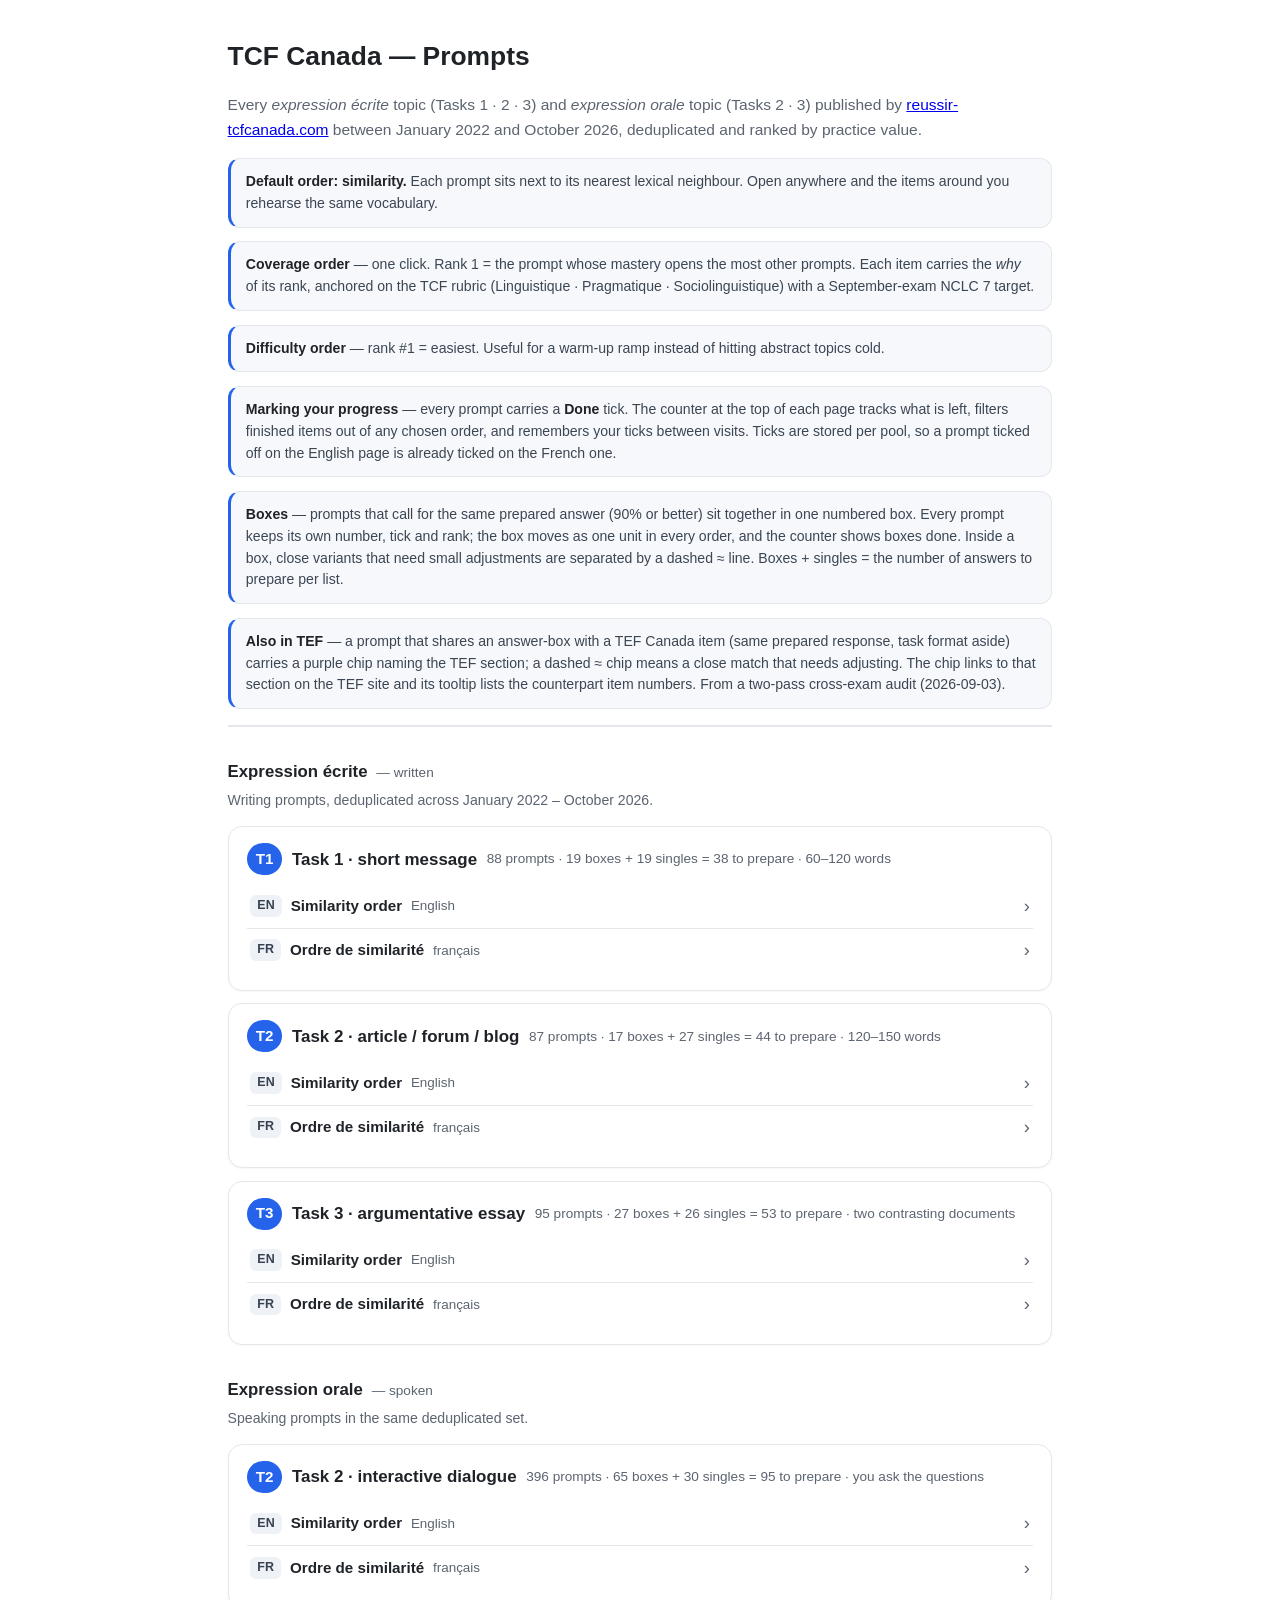
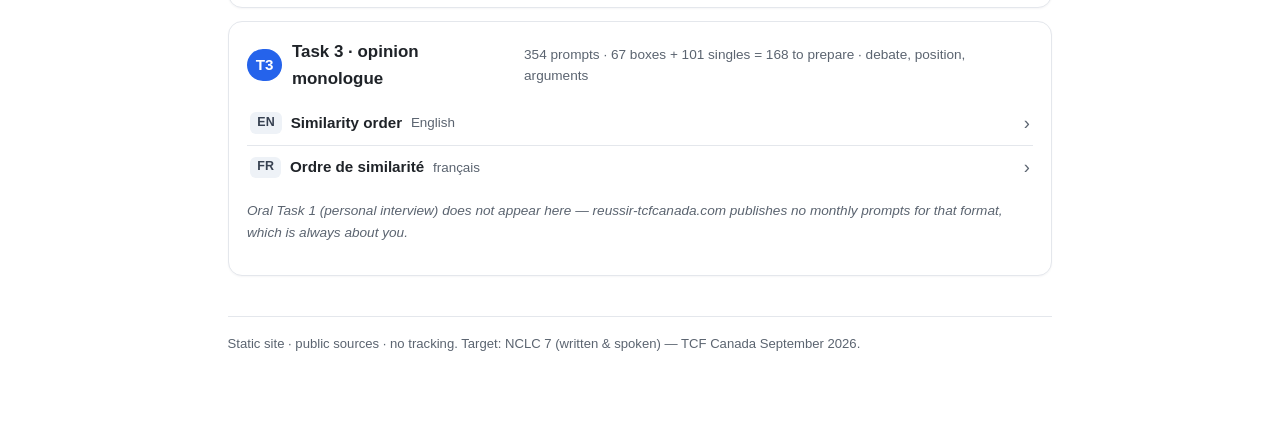
<file: index.html>
<!DOCTYPE html>
<html lang="en">
<head>
<meta charset="utf-8">
<meta name="viewport" content="width=device-width, initial-scale=1, viewport-fit=cover">
<title>TCF Canada — Prompts (écrite + orale)</title>
<meta name="robots" content="noindex, nofollow">
<meta name="googlebot" content="noindex, nofollow">
<style>:root{
  --ink:#1f2328; --muted:#5b6470; --line:#e4e7ec; --bg:#ffffff;
  --accent:#2563eb; --accent-soft:#eef4ff; --chip:#eef2f7;
  --doc-bg:#fbfaf6; --doc-line:#e7e2d2; --obj:#b4341f; --reb:#0f7a44;
}
*{box-sizing:border-box}
body{max-width:860px;margin:0 auto;padding:2rem 1.1rem 5rem;
  font-family:-apple-system,Segoe UI,Roboto,Helvetica,Arial,sans-serif;
  line-height:1.6;color:var(--ink);background:var(--bg);}
header.page{border-bottom:2px solid var(--line);margin-bottom:1.6rem;padding-bottom:1rem}
header.page h1{font-size:1.65rem;margin:.2rem 0 .5rem}
.crumb{font-size:.85rem;margin:0 0 .8rem;color:var(--muted)}
.crumb a{color:var(--muted);text-decoration:none;border-bottom:1px dotted var(--muted)}
.crumb a:hover{color:var(--accent);border-color:var(--accent)}
.lead{color:var(--muted);font-size:.97rem}
.callout{margin:.85rem 0 0;padding:.75rem .95rem;border-radius:12px;background:#f6f8fb;
  border:1px solid var(--line);border-left:3px solid var(--accent);
  font-size:.88rem;color:#3c4653;line-height:1.55}
.callout b{color:var(--ink)}
h2.group{font-size:1.05rem;margin:2rem 0 .2rem;display:flex;align-items:baseline;gap:.55rem}
h2.group .fr{font-weight:500;font-size:.85rem;color:var(--muted)}
.group-note{color:var(--muted);font-size:.88rem;margin:0 0 .9rem}
section.card{border:1px solid var(--line);border-radius:14px;padding:1rem 1.15rem 1.1rem;
  margin:.8rem 0;background:#fff;box-shadow:0 1px 2px rgba(16,24,40,.04)}
.card-head{display:flex;gap:.6rem;align-items:center;margin-bottom:.55rem}
.badge{flex:none;display:inline-flex;align-items:center;justify-content:center;
  min-width:2rem;height:2rem;padding:0 .55rem;border-radius:999px;background:var(--accent);
  color:#fff;font-weight:700;font-size:.95rem}
.card-head .name{font-weight:650;font-size:1.06rem}
.card-head .hint{color:var(--muted);font-size:.85rem}
ul.links{list-style:none;padding-left:0;margin:0}
ul.links li{border-top:1px solid var(--line)}
ul.links li:first-child{border-top:none}
ul.links a{display:flex;align-items:center;gap:.55rem;flex-wrap:wrap;
  padding:.6rem .2rem;text-decoration:none;color:var(--ink);border-radius:8px}
ul.links a:hover{background:var(--accent-soft)}
ul.links a .lang{display:inline-block;background:var(--chip);border-radius:6px;
  padding:.05rem .45rem;font-weight:700;font-size:.78rem;color:#374151;flex:none}
ul.links a .what{font-size:.95rem;font-weight:600}
ul.links a .hint{color:var(--muted);font-size:.84rem}
ul.links a::after{content:"›";margin-left:auto;color:var(--muted);font-size:1.15rem;line-height:1}
footer.page{margin-top:2.5rem;border-top:1px solid var(--line);padding-top:1rem;
  color:var(--muted);font-size:.82rem}
/* tcf-group */
.tcf-group{border:2px solid #c7d7f7;border-radius:16px;padding:.55rem .6rem .6rem;margin:.8rem 0;background:#f6f9ff}
.tcf-group-head{display:flex;align-items:center;gap:.6rem;flex-wrap:wrap;padding:.15rem .45rem .5rem;font-size:.8rem;color:#344054}
.tcf-group-tag{background:var(--accent);color:#fff;border-radius:999px;padding:.12rem .6rem;font-weight:700;letter-spacing:.02em;white-space:nowrap}
.tcf-group-n{font-weight:700;color:var(--ink)}
.tcf-group-hint{color:var(--muted)}
.tcf-group .tcf-core>section.topic{margin:.35rem 0;box-shadow:none;border-color:#dbe4f3}
.tcf-seam{display:flex;align-items:center;gap:.55rem;margin:.45rem .2rem}
.tcf-seam::before,.tcf-seam::after{content:'';flex:1 1 0;border-top:1px dashed #9db4e3}
.tcf-seam span{font-size:.74rem;color:#3b5bb0;background:#eef4ff;border:1px dashed #9db4e3;border-radius:999px;padding:.1rem .65rem;white-space:nowrap}
/* /tcf-group */
</style>
</head>
<body>
<header class="page">
  <h1>TCF Canada — Prompts</h1>
  <p class="lead">Every <em>expression écrite</em> topic (Tasks 1&nbsp;·&nbsp;2&nbsp;·&nbsp;3) and
  <em>expression orale</em> topic (Tasks 2&nbsp;·&nbsp;3) published by
  <a href="https://reussir-tcfcanada.com/">reussir-tcfcanada.com</a> between January 2022 and October 2026,
  deduplicated and ranked by practice value.</p>

  <div class="callout">
    <b>Default order: similarity.</b> Each prompt sits next to its nearest lexical neighbour.
    Open anywhere and the items around you rehearse the same vocabulary.
  </div>
  <div class="callout">
    <b>Coverage order</b> — one click. Rank 1 = the prompt whose mastery opens the most other
    prompts. Each item carries the <em>why</em> of its rank, anchored on the TCF rubric
    (Linguistique · Pragmatique · Sociolinguistique) with a September-exam NCLC 7 target.
  </div>
  <div class="callout">
    <b>Difficulty order</b> — rank&nbsp;#1&nbsp;=&nbsp;easiest. Useful for a warm-up ramp
    instead of hitting abstract topics cold.
  </div>
  <div class="callout">
    <b>Marking your progress</b> — every prompt carries a <b>Done</b> tick. The counter at the
    top of each page tracks what is left, filters finished items out of any chosen order, and
    remembers your ticks between visits. Ticks are stored per pool, so a prompt ticked off on
    the English page is already ticked on the French one.
  </div>
  <div class="callout" id="callout-groups">
    <b>Boxes</b> — prompts that call for the same prepared answer (90% or better) sit together in one
    numbered box. Every prompt keeps its own number, tick and rank; the box moves as one unit in every
    order, and the counter shows boxes done. Inside a box, close variants that need small adjustments
    are separated by a dashed ≈ line. Boxes + singles = the number of answers to prepare per list.
  </div>
  <div class="callout" id="callout-xref">
    <b>Also in TEF</b> — a prompt that shares an answer-box with a TEF Canada item (same prepared
    response, task format aside) carries a purple chip naming the TEF section; a dashed ≈ chip means a
    close match that needs adjusting. The chip links to that section on the TEF site and its tooltip
    lists the counterpart item numbers. From a two-pass cross-exam audit (2026-09-03).
  </div>
</header>

<h2 class="group">Expression écrite <span class="fr">— written</span></h2>
<p class="group-note">Writing prompts, deduplicated across January 2022 – October 2026.</p>

<section class="card">
  <div class="card-head"><span class="badge">T1</span><span class="name">Task 1 · short message</span><span class="hint">88 prompts · 19 boxes + 19 singles = 38 to prepare · 60–120 words</span></div>
  <ul class="links">
    <li><a href="ee-t1-EN.html"><span class="lang">EN</span><span class="what">Similarity order</span><span class="hint">English</span></a></li>
    <li><a href="ee-t1.html"><span class="lang">FR</span><span class="what">Ordre de similarité</span><span class="hint">français</span></a></li>
  </ul>
</section>

<section class="card">
  <div class="card-head"><span class="badge">T2</span><span class="name">Task 2 · article / forum / blog</span><span class="hint">87 prompts · 17 boxes + 27 singles = 44 to prepare · 120–150 words</span></div>
  <ul class="links">
    <li><a href="ee-t2-EN.html"><span class="lang">EN</span><span class="what">Similarity order</span><span class="hint">English</span></a></li>
    <li><a href="ee-t2.html"><span class="lang">FR</span><span class="what">Ordre de similarité</span><span class="hint">français</span></a></li>
  </ul>
</section>

<section class="card">
  <div class="card-head"><span class="badge">T3</span><span class="name">Task 3 · argumentative essay</span><span class="hint">95 prompts · 27 boxes + 26 singles = 53 to prepare · two contrasting documents</span></div>
  <ul class="links">
    <li><a href="ee-t3-EN.html"><span class="lang">EN</span><span class="what">Similarity order</span><span class="hint">English</span></a></li>
    <li><a href="ee-t3.html"><span class="lang">FR</span><span class="what">Ordre de similarité</span><span class="hint">français</span></a></li>
  </ul>
</section>

<h2 class="group">Expression orale <span class="fr">— spoken</span></h2>
<p class="group-note">Speaking prompts in the same deduplicated set.</p>

<section class="card">
  <div class="card-head"><span class="badge">T2</span><span class="name">Task 2 · interactive dialogue</span><span class="hint">396 prompts · 65 boxes + 30 singles = 95 to prepare · you ask the questions</span></div>
  <ul class="links">
    <li><a href="eo-t2-EN.html"><span class="lang">EN</span><span class="what">Similarity order</span><span class="hint">English</span></a></li>
    <li><a href="eo-t2.html"><span class="lang">FR</span><span class="what">Ordre de similarité</span><span class="hint">français</span></a></li>
  </ul>
</section>

<section class="card">
  <div class="card-head"><span class="badge">T3</span><span class="name">Task 3 · opinion monologue</span><span class="hint">354 prompts · 67 boxes + 101 singles = 168 to prepare · debate, position, arguments</span></div>
  <ul class="links">
    <li><a href="eo-t3-EN.html"><span class="lang">EN</span><span class="what">Similarity order</span><span class="hint">English</span></a></li>
    <li><a href="eo-t3.html"><span class="lang">FR</span><span class="what">Ordre de similarité</span><span class="hint">français</span></a></li>
  </ul>
  <p class="lead" style="margin-top:.7rem;font-size:.85rem"><em>Oral Task 1 (personal interview) does not appear here — reussir-tcfcanada.com publishes no monthly prompts for that format, which is always about you.</em></p>
</section>

<footer class="page">Static site · public sources · no tracking. Target: NCLC 7 (written &amp; spoken) — TCF Canada September 2026.</footer>
</body>
</html>
</file>
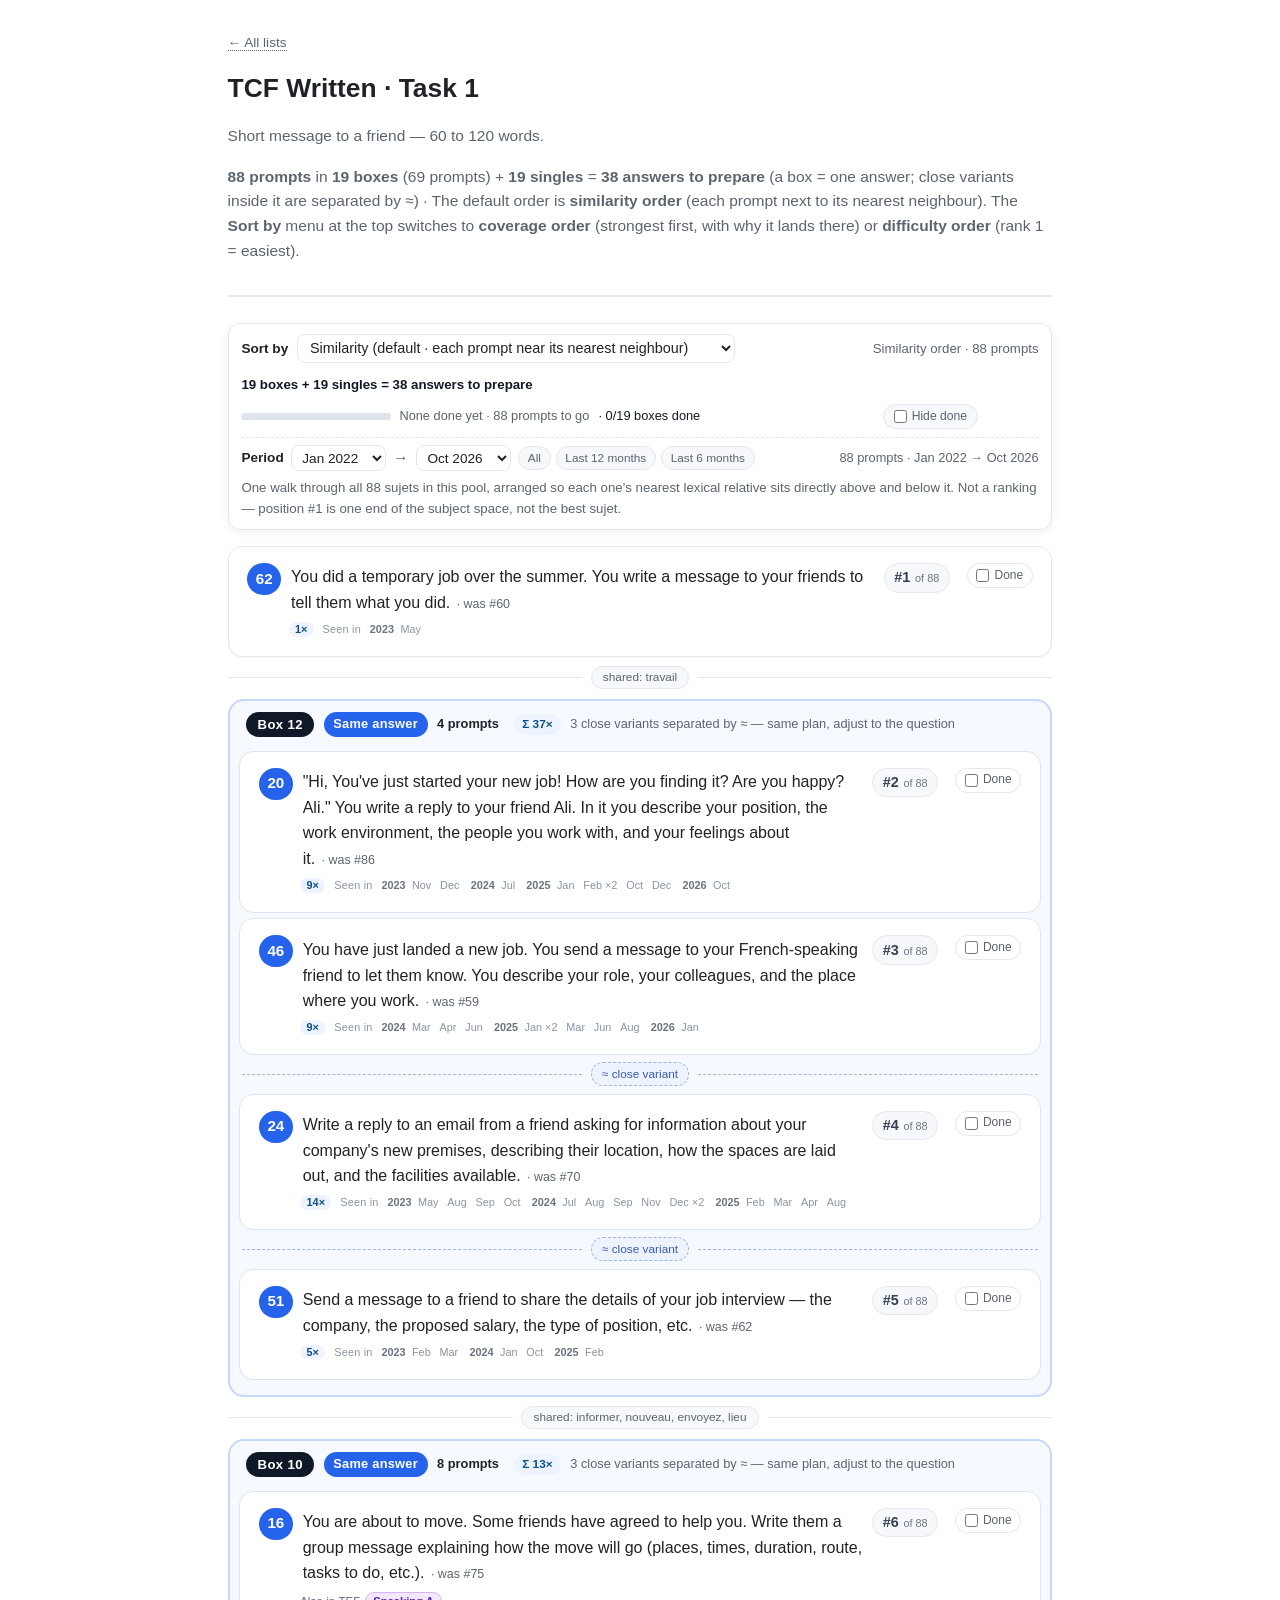
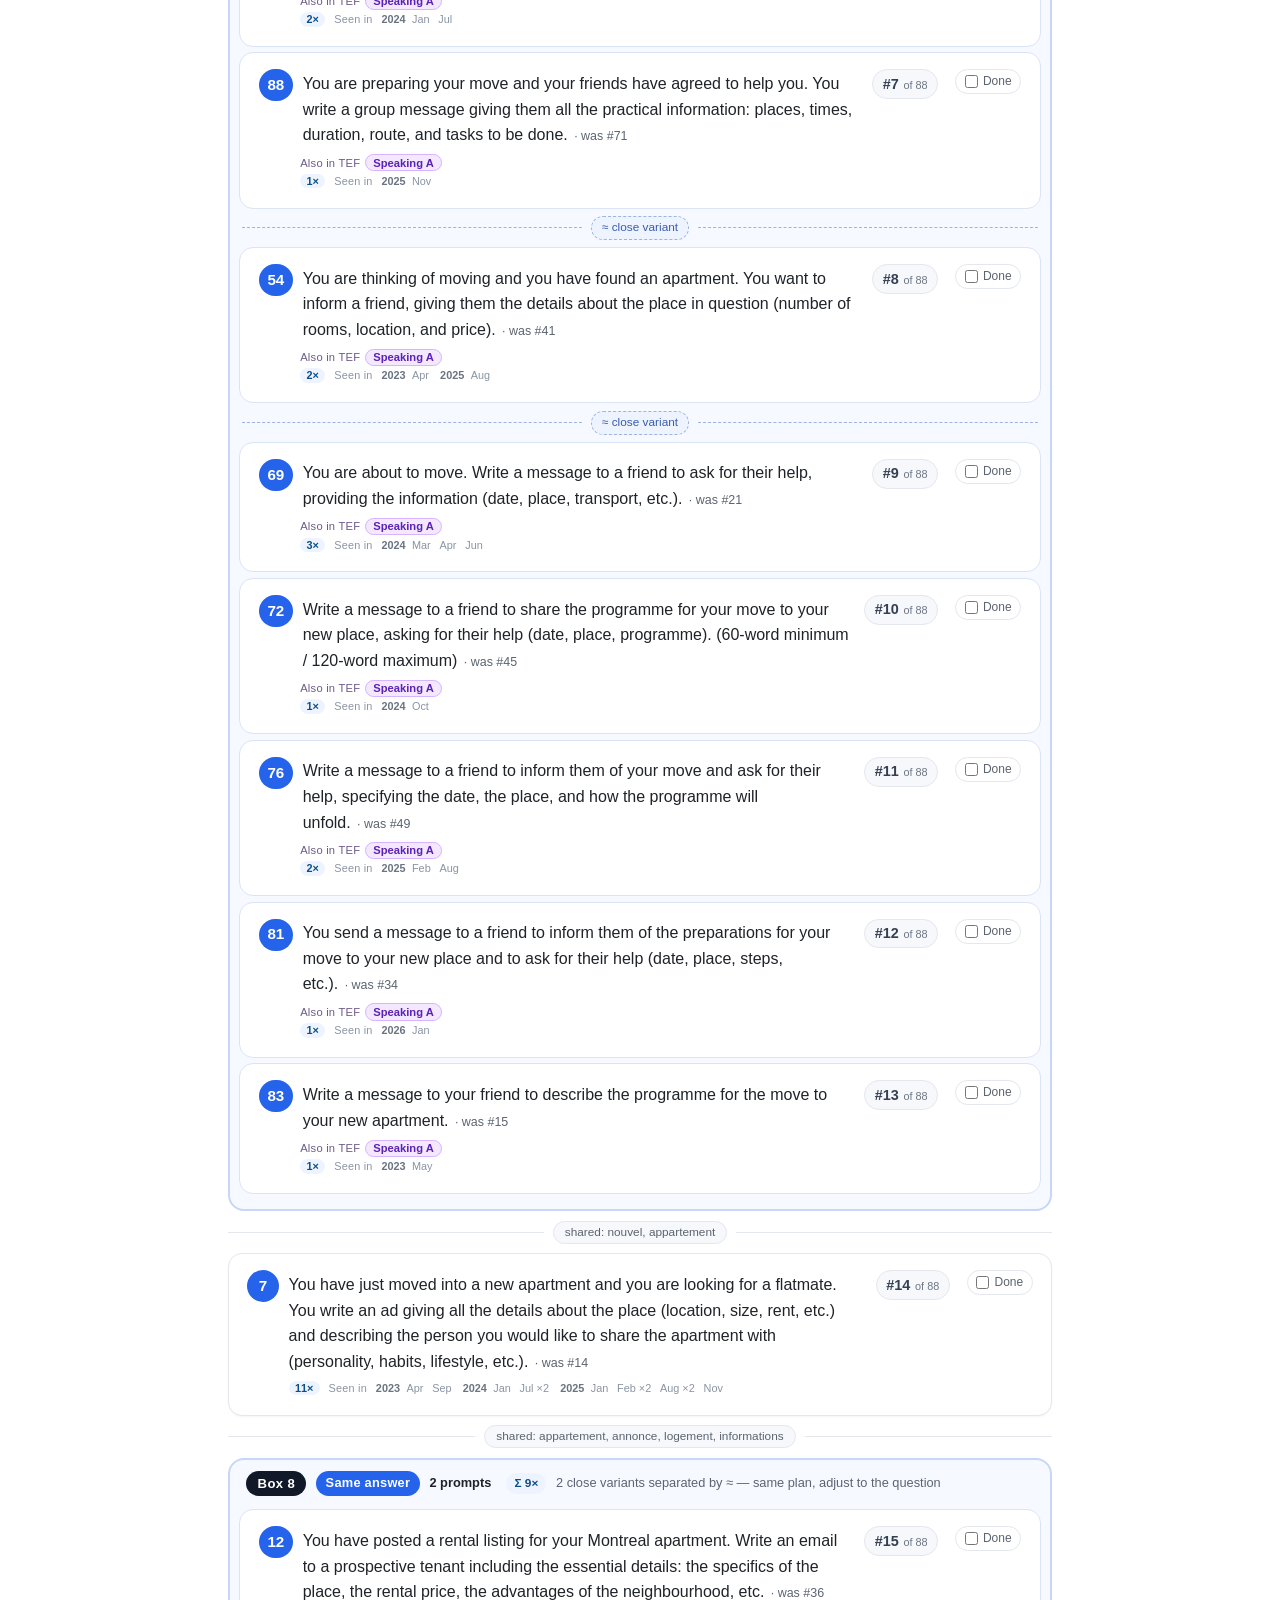
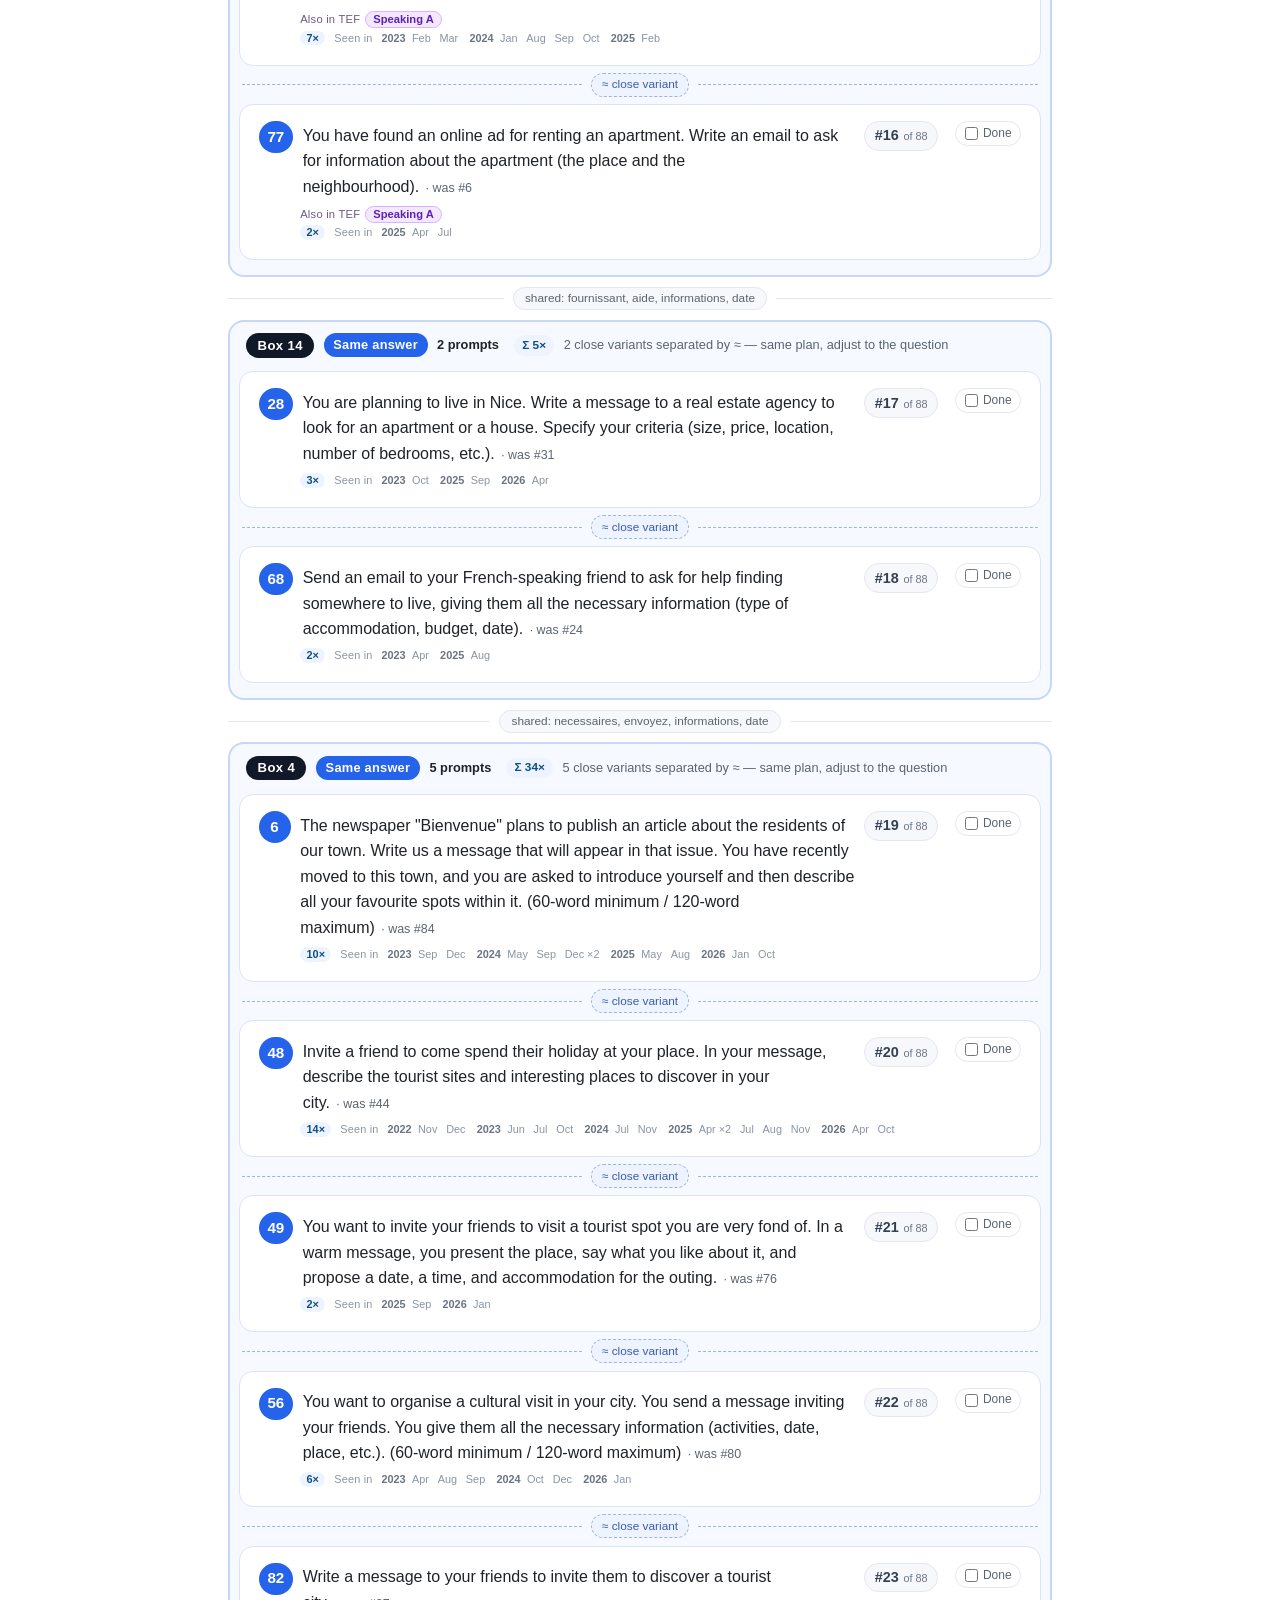
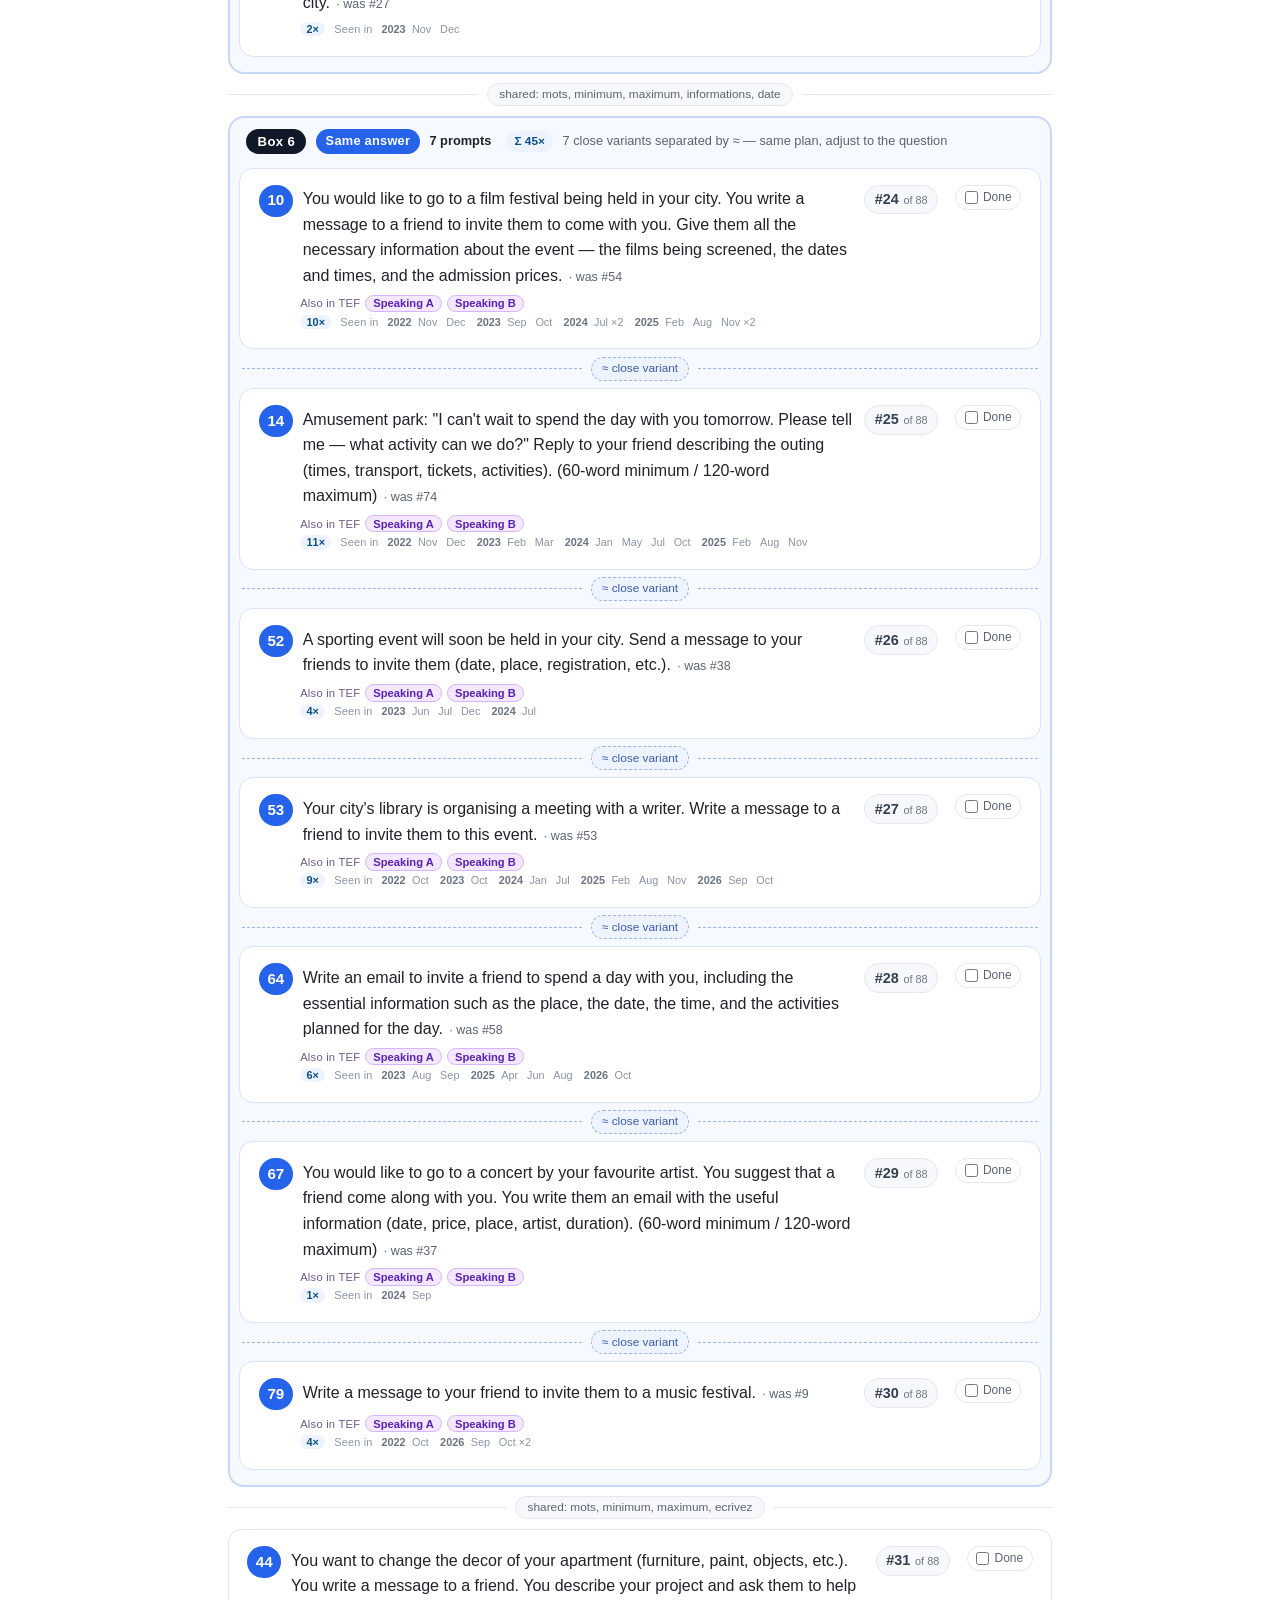
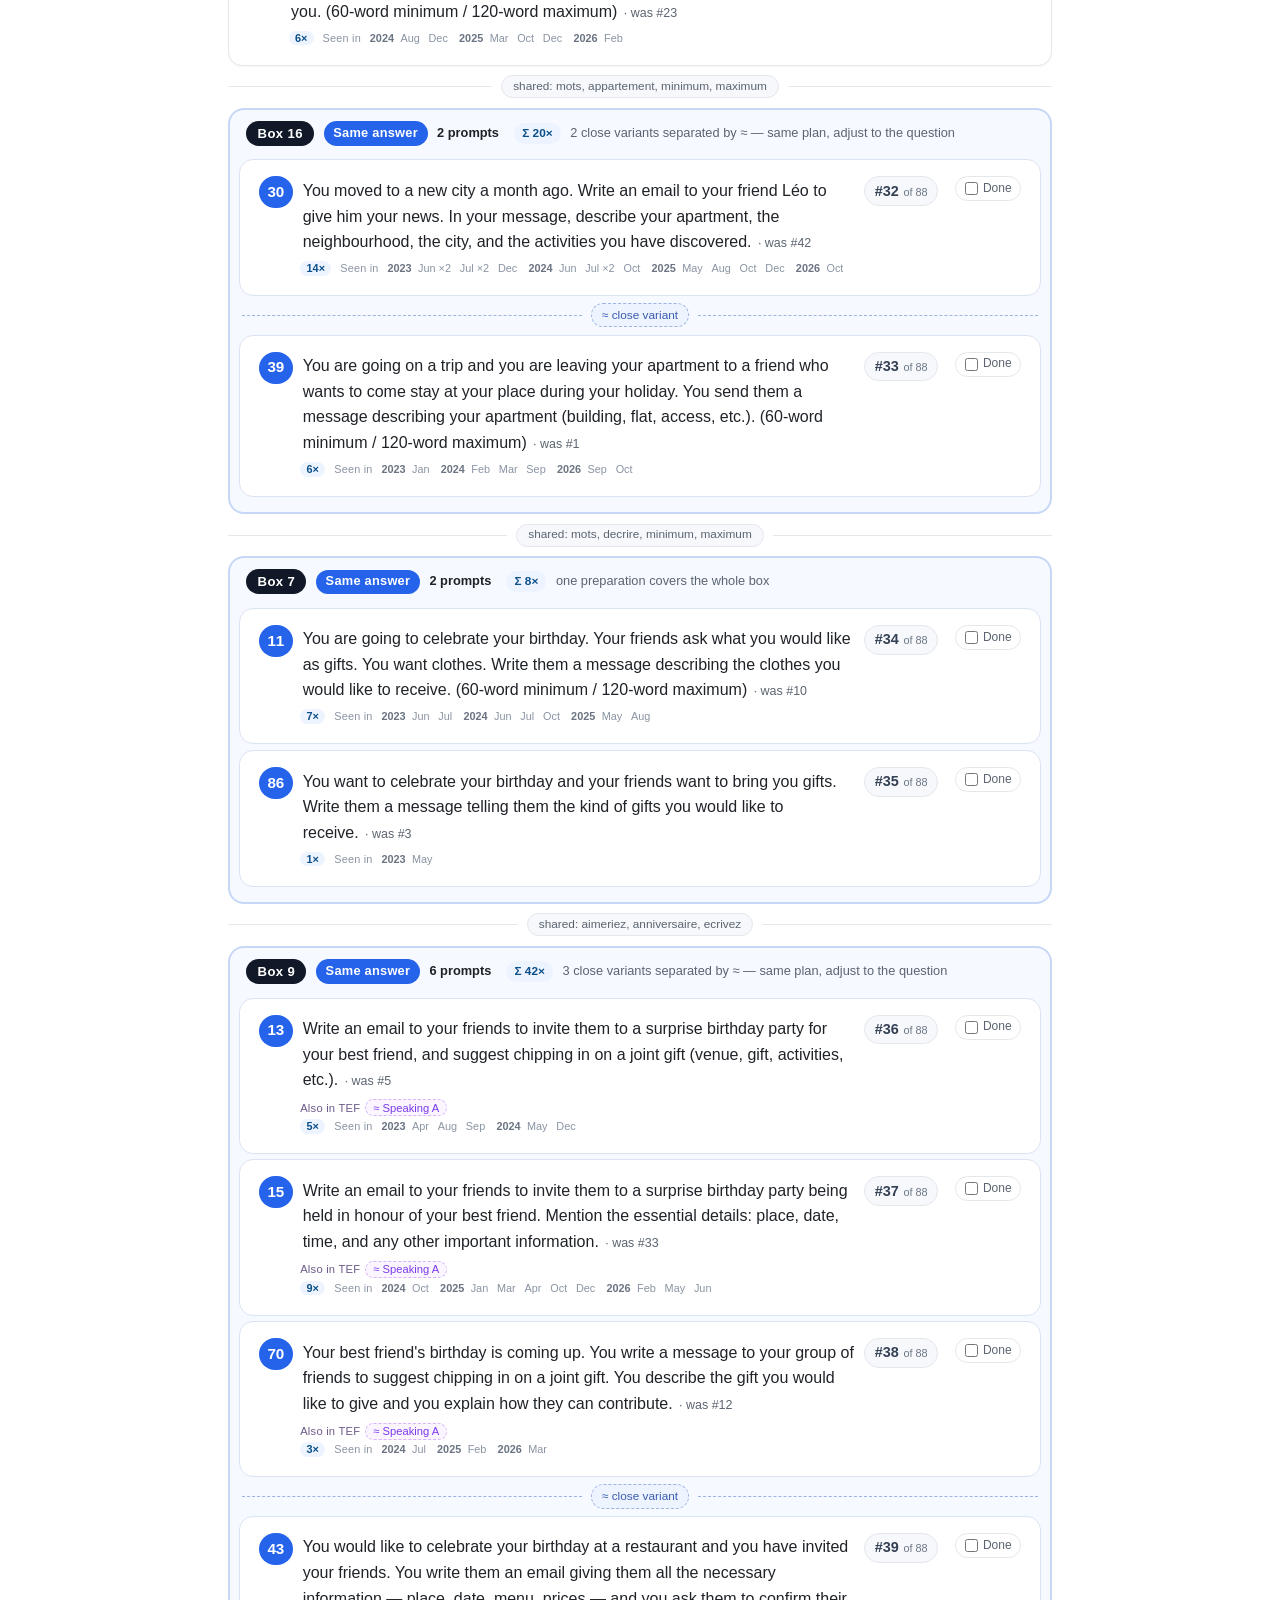
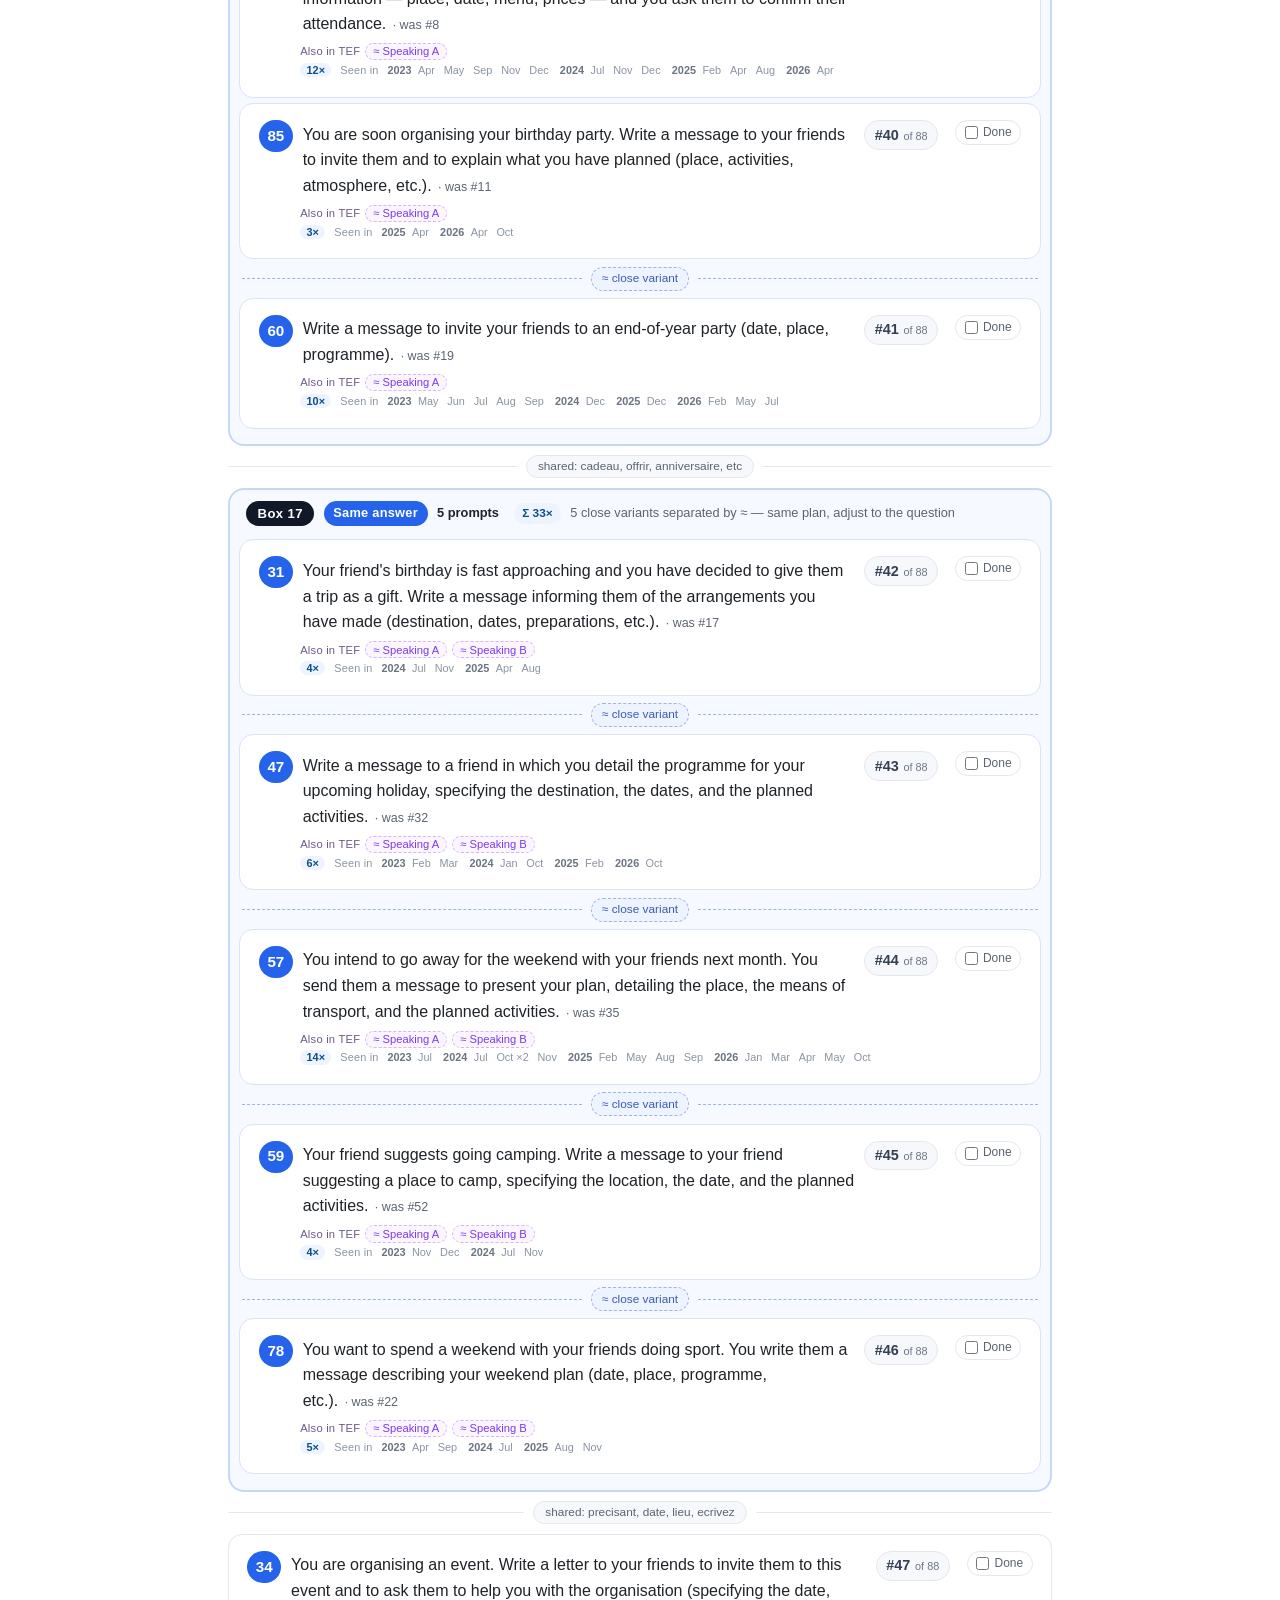
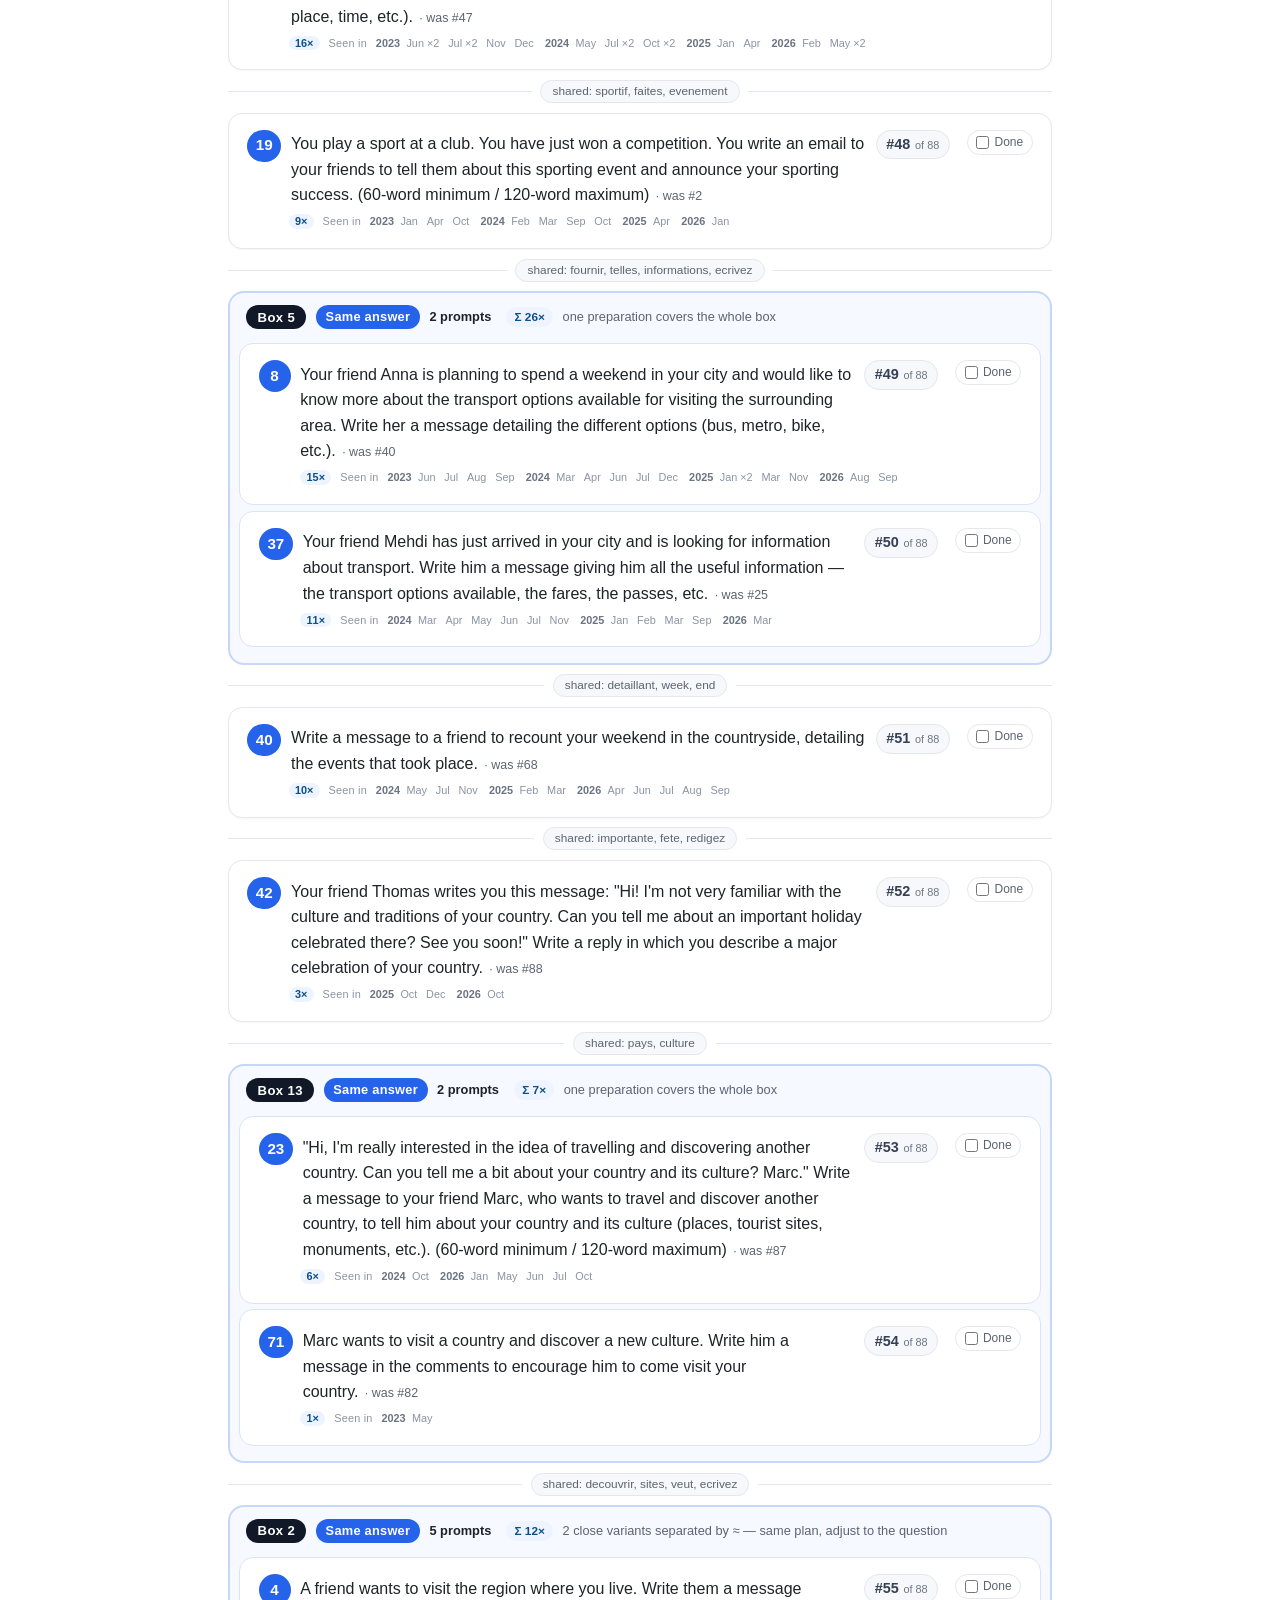
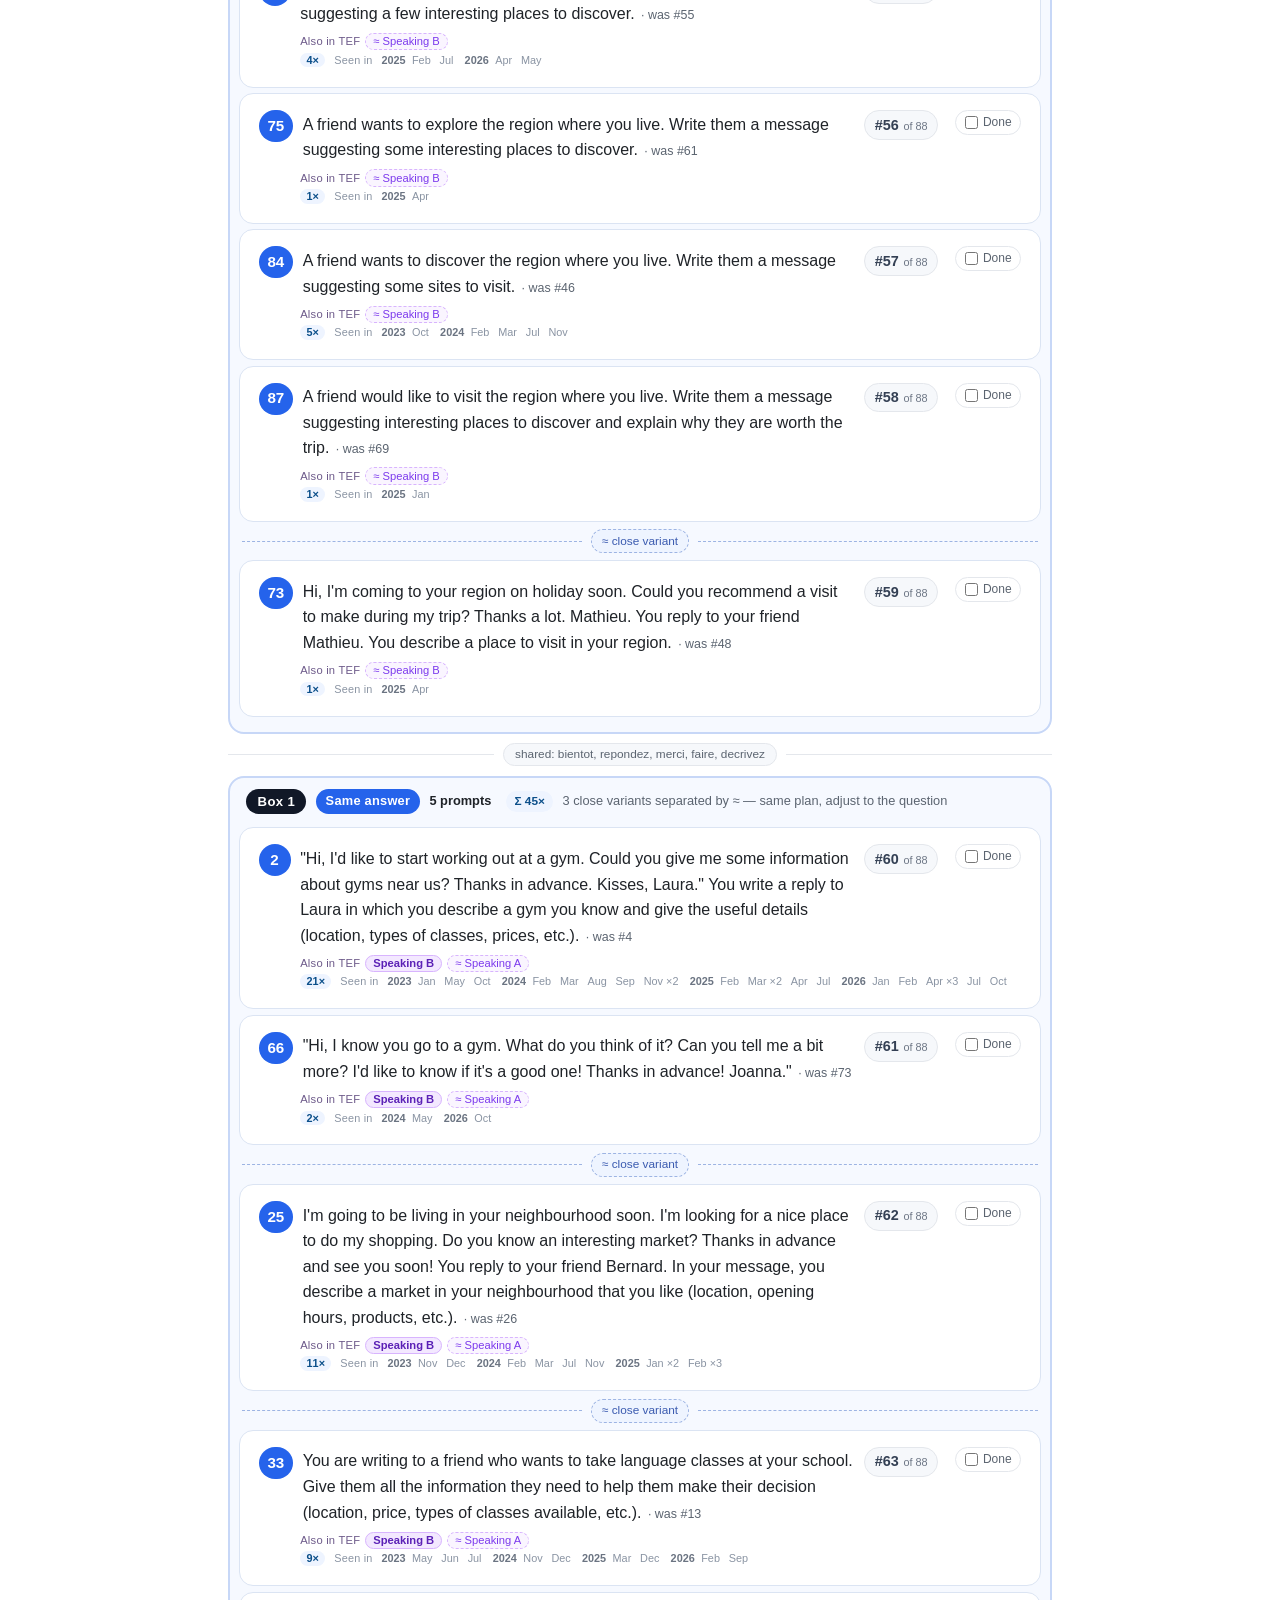
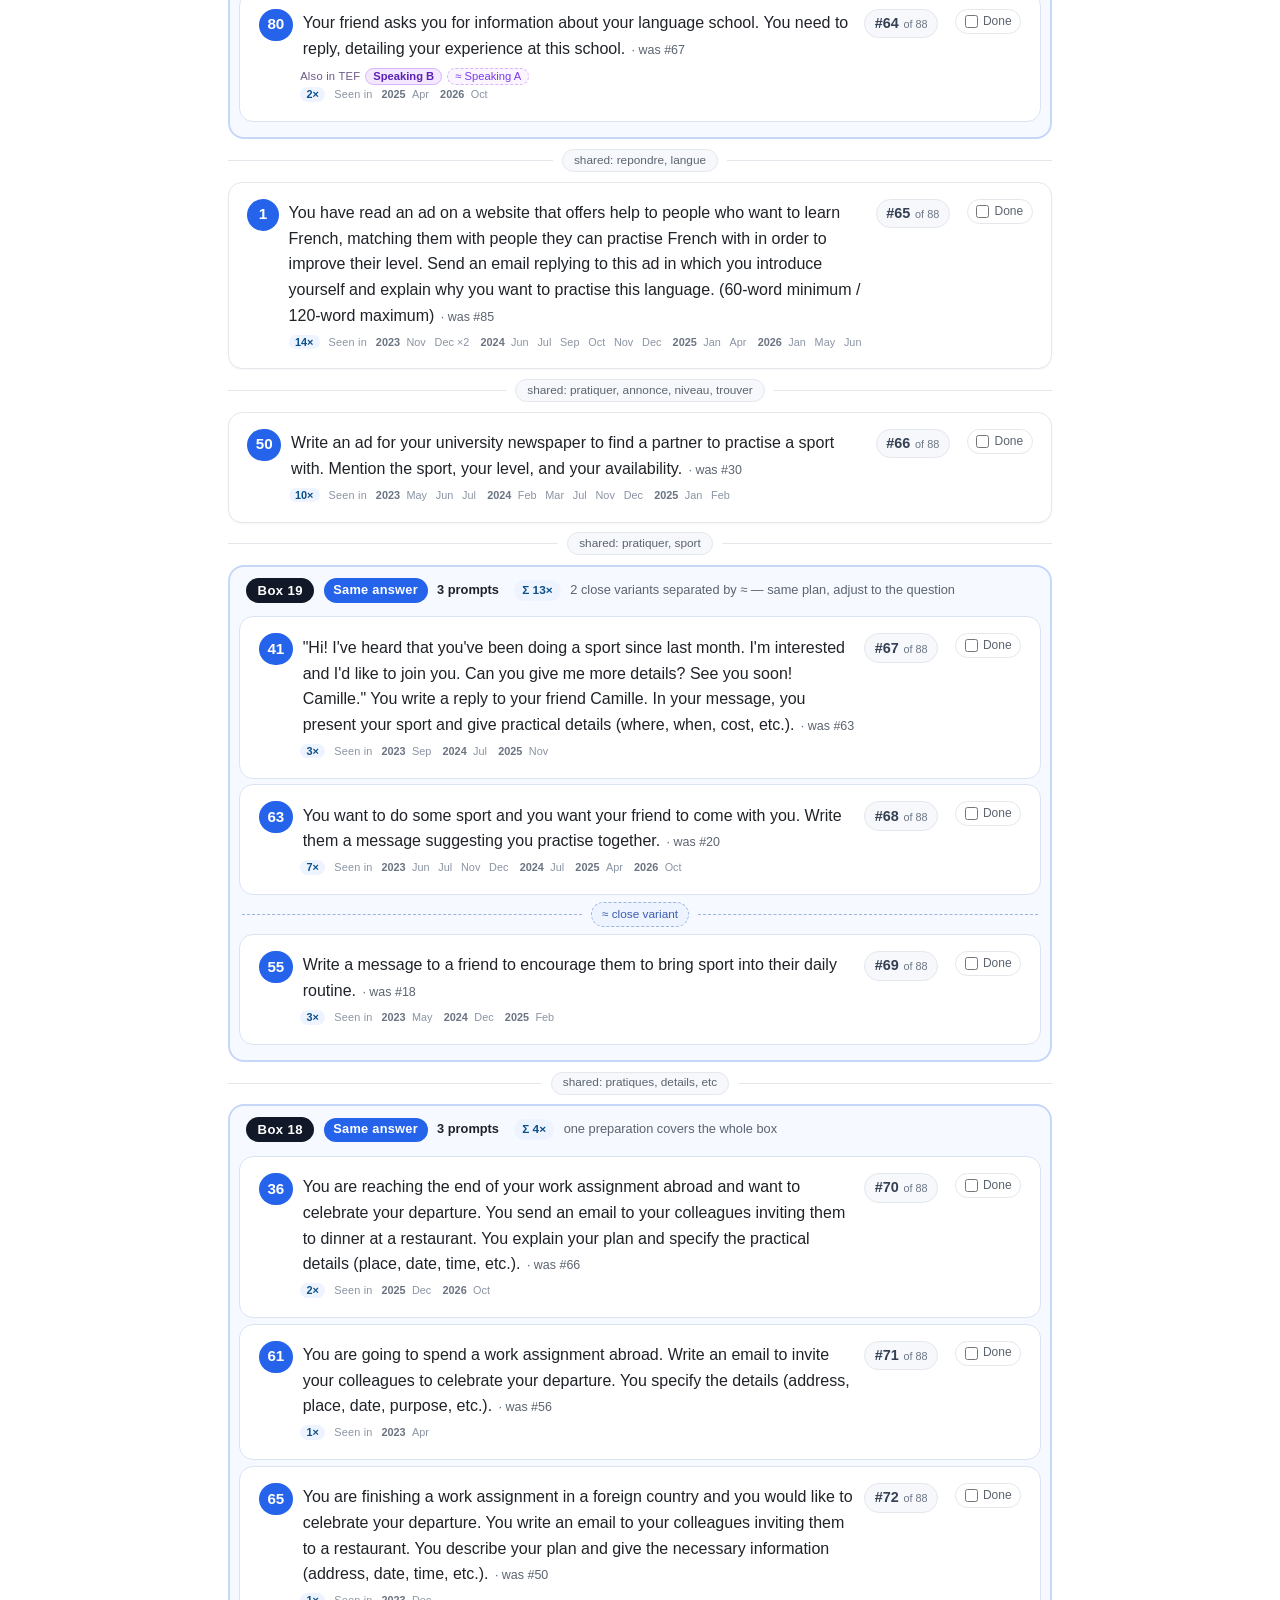
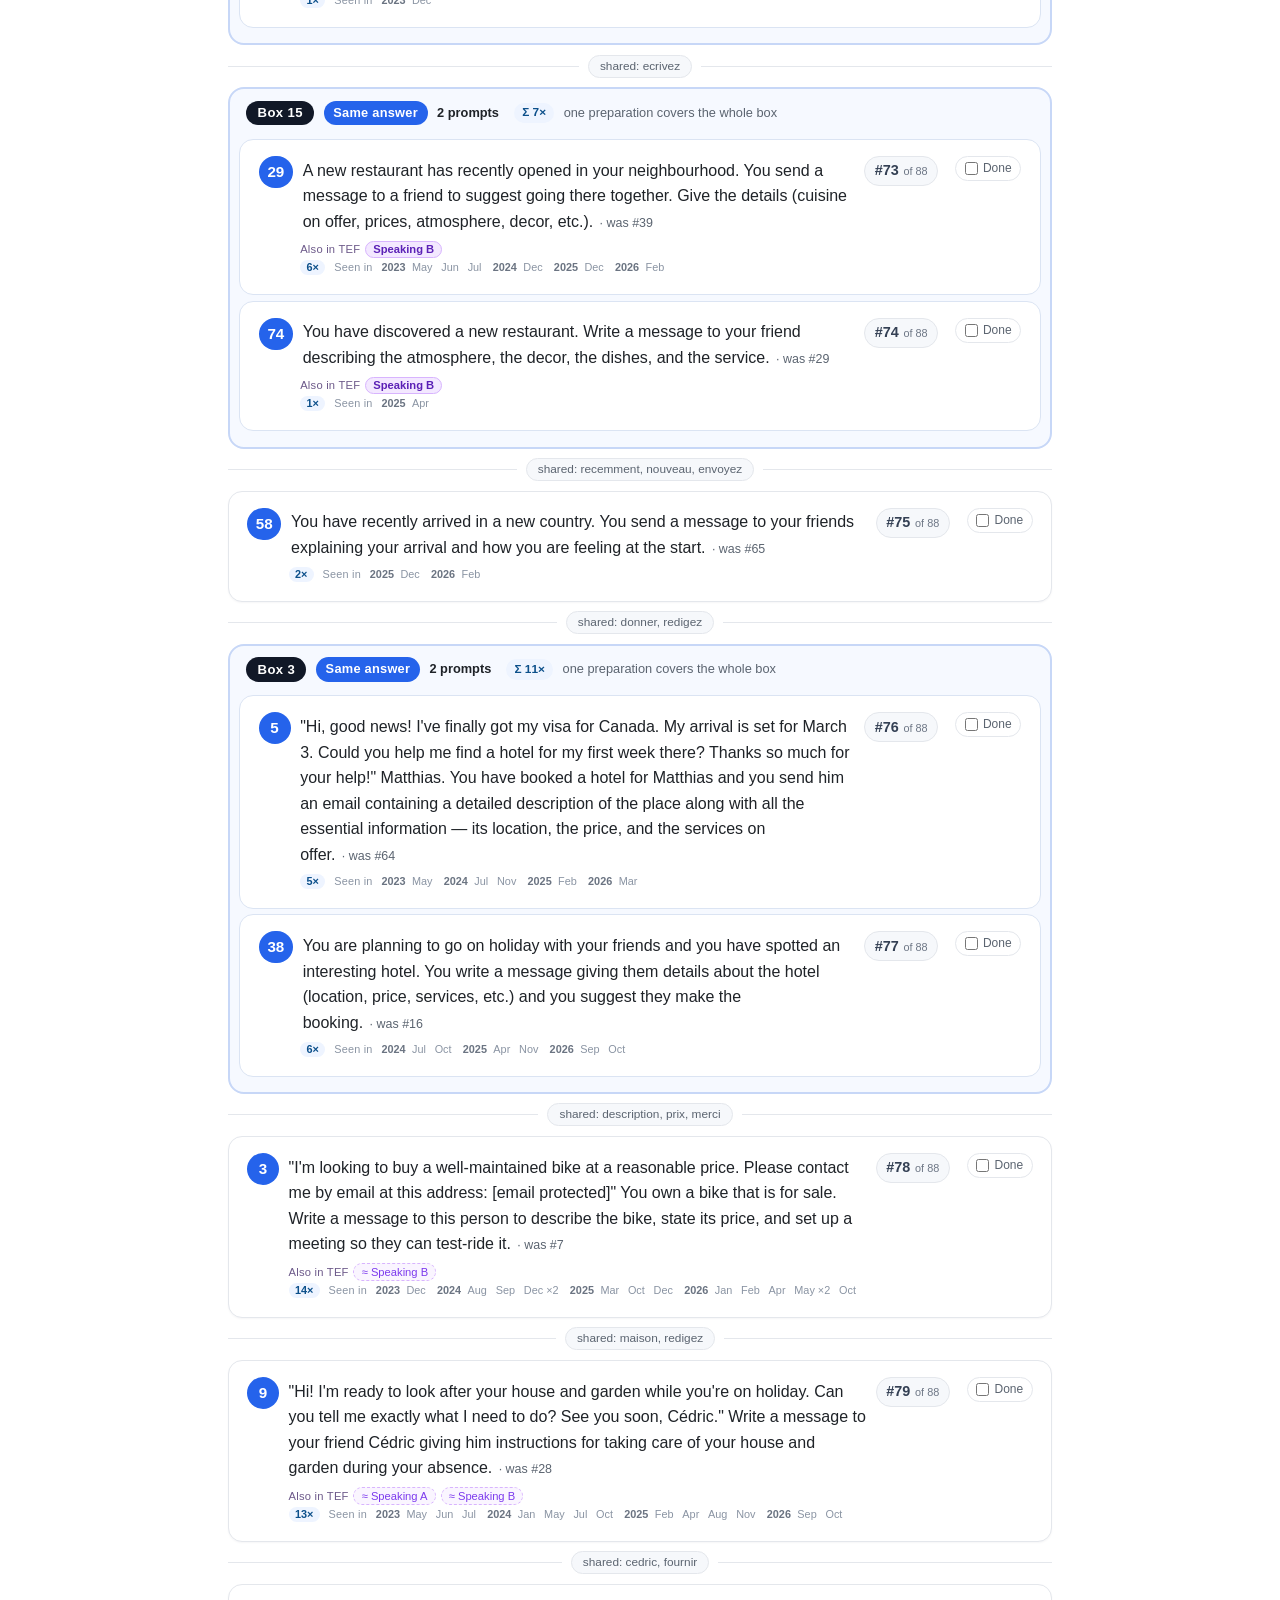
<file: ee-t1-EN.html>
<!DOCTYPE html>
<html lang="en">
<head>
<meta charset="utf-8">
<meta name="viewport" content="width=device-width, initial-scale=1, viewport-fit=cover">
<meta name="tcf-set" content="EE_T1">
<meta name="tcf-pool-size" content="88">
<title>TCF Written — Task 1 · short message</title>
<meta name="robots" content="noindex, nofollow">
<meta name="googlebot" content="noindex, nofollow">
<style>:root{
  --ink:#1f2328; --muted:#5b6470; --line:#e4e7ec; --bg:#ffffff;
  --accent:#2563eb; --accent-soft:#eef4ff; --chip:#eef2f7;
  --doc-bg:#fbfaf6; --doc-line:#e7e2d2; --obj:#b4341f; --reb:#0f7a44;
}
*{box-sizing:border-box}
body{max-width:860px;margin:0 auto;padding:2rem 1.1rem 5rem;
  font-family:-apple-system,Segoe UI,Roboto,Helvetica,Arial,sans-serif;
  line-height:1.6;color:var(--ink);background:var(--bg);}
header.page{border-bottom:2px solid var(--line);margin-bottom:1.6rem;padding-bottom:1rem}
header.page h1{font-size:1.65rem;margin:.2rem 0 .5rem}
.crumb{font-size:.85rem;margin:0 0 .8rem;color:var(--muted)}
.crumb a{color:var(--muted);text-decoration:none;border-bottom:1px dotted var(--muted)}
.crumb a:hover{color:var(--accent);border-color:var(--accent)}
.lead{color:var(--muted);font-size:.97rem}
.callout{margin:.85rem 0 0;padding:.75rem .95rem;border-radius:12px;background:#f6f8fb;
  border:1px solid var(--line);border-left:3px solid var(--accent);
  font-size:.88rem;color:#3c4653;line-height:1.55}
.callout b{color:var(--ink)}
h2.group{font-size:1.05rem;margin:2rem 0 .2rem}
section.card{border:1px solid var(--line);border-radius:14px;padding:1rem 1.15rem 1.1rem;
  margin:.8rem 0;background:#fff;box-shadow:0 1px 2px rgba(16,24,40,.04)}
ul.links{list-style:none;padding-left:0;margin:0}
ul.links li{border-top:1px solid var(--line)}
ul.links li:first-child{border-top:none}
ul.links a{display:flex;align-items:center;gap:.55rem;flex-wrap:wrap;
  padding:.6rem .2rem;text-decoration:none;color:var(--ink);border-radius:8px}
ul.links a:hover{background:var(--accent-soft)}
ul.links a .lang{display:inline-block;background:var(--chip);border-radius:6px;
  padding:.05rem .45rem;font-weight:700;font-size:.78rem;color:#374151;flex:none}
ul.links a .what{font-size:.95rem;font-weight:600}
ul.links a .hint{color:var(--muted);font-size:.84rem}
ul.links a::after{content:"›";margin-left:auto;color:var(--muted);font-size:1.15rem;line-height:1}

section.topic{border:1px solid var(--line);border-radius:14px;padding:1rem 1.15rem 1.1rem;
  margin:.8rem 0;background:#fff;box-shadow:0 1px 2px rgba(16,24,40,.04)}
.topic-head{display:flex;gap:.6rem;align-items:flex-start;margin-bottom:.3rem}
.badge{flex:none;display:inline-flex;align-items:center;justify-content:center;
  min-width:2rem;height:2rem;padding:0 .55rem;border-radius:999px;background:var(--accent);
  color:#fff;font-weight:700;font-size:.95rem}
p.prompt{margin:.1rem 0;font-size:1rem;color:var(--ink);flex:1 1 auto}
p.prompt .orig{color:var(--muted);font-weight:500;font-size:.78rem;margin-left:.4rem;
  white-space:nowrap}
p.doc{background:var(--doc-bg);border:1px solid var(--doc-line);border-radius:10px;
  padding:.65rem .9rem;margin:.55rem 0 0;font-size:.92rem;color:#3a3a32;line-height:1.55}
p.doc b{color:#7a6a1f;font-weight:700;text-transform:uppercase;letter-spacing:.05em;
  font-size:.72rem;display:block;margin-bottom:.3rem}
footer.page{margin-top:2.5rem;border-top:1px solid var(--line);padding-top:1rem;
  color:var(--muted);font-size:.82rem}
/* tcf-group */
.tcf-group{border:2px solid #c7d7f7;border-radius:16px;padding:.55rem .6rem .6rem;margin:.8rem 0;background:#f6f9ff}
.tcf-group-head{display:flex;align-items:center;gap:.6rem;flex-wrap:wrap;padding:.15rem .45rem .5rem;font-size:.8rem;color:#344054}
.tcf-group-badge{background:#111827;color:#fff;border-radius:999px;padding:.12rem .7rem;font-weight:800;font-size:.82rem;letter-spacing:.03em;white-space:nowrap}
.tcf-group-tag{background:var(--accent);color:#fff;border-radius:999px;padding:.12rem .6rem;font-weight:700;letter-spacing:.02em;white-space:nowrap}
.tcf-group-n{font-weight:700;color:var(--ink)}
.tcf-group-hint{color:var(--muted)}
.tcf-group .tcf-core>section.topic{margin:.35rem 0;box-shadow:none;border-color:#dbe4f3}
.tcf-seam{display:flex;align-items:center;gap:.55rem;margin:.45rem .2rem}
.tcf-seam::before,.tcf-seam::after{content:'';flex:1 1 0;border-top:1px dashed #9db4e3}
.tcf-seam span{font-size:.74rem;color:#3b5bb0;background:#eef4ff;border:1px dashed #9db4e3;border-radius:999px;padding:.1rem .65rem;white-space:nowrap}
/* /tcf-group */
</style>
</head>
<body>
<header class="page">
  <p class="crumb"><a href="index.html">← All lists</a></p>
  <h1>TCF Written · Task 1</h1>
  <p class="lead">Short message to a friend — 60 to 120 words.</p>
  <p class="lead"><b>88 prompts</b> in <b>19 boxes</b> (69 prompts) + <b>19 singles</b> = <b>38 answers to prepare</b> (a box = one answer; close variants inside it are separated by ≈) · The default order is <b>similarity order</b> (each prompt next to its nearest neighbour). The <b>Sort by</b> menu at the top switches to <b>coverage order</b> (strongest first, with why it lands there) or <b>difficulty order</b> (rank 1 = easiest).</p>
</header>
<section class="topic" id="p-1">
  <div class="topic-head">
    <span class="badge">1</span>
    <p class="prompt">You have read an ad on a website that offers help to people who want to learn French, matching them with people they can practise French with in order to improve their level. Send an email replying to this ad in which you introduce yourself and explain why you want to practise this language. (60-word minimum / 120-word maximum)<span class="orig">· was #85</span></p>
  </div>
</section>
<div class="tcf-group" id="g-EE_T1-1">
<div class="tcf-group-head"><span class="tcf-group-badge">Box 1</span><span class="tcf-group-tag">Same answer</span><span class="tcf-group-n">5 prompts</span><span class="tcf-group-hint">3 close variants separated by ≈ — same plan, adjust to the question</span></div>
<div class="tcf-core">
<section class="topic" id="p-2">
  <div class="topic-head">
    <span class="badge">2</span>
    <p class="prompt">"Hi, I'd like to start working out at a gym. Could you give me some information about gyms near us? Thanks in advance. Kisses, Laura." You write a reply to Laura in which you describe a gym you know and give the useful details (location, types of classes, prices, etc.).<span class="orig">· was #4</span></p>
  </div>
</section>
<section class="topic" id="p-66">
  <div class="topic-head">
    <span class="badge">66</span>
    <p class="prompt">"Hi, I know you go to a gym. What do you think of it? Can you tell me a bit more? I'd like to know if it's a good one! Thanks in advance! Joanna."<span class="orig">· was #73</span></p>
  </div>
</section>
</div>
<div class="tcf-seam" aria-hidden="true"><span>≈ close variant</span></div>
<div class="tcf-core">
<section class="topic" id="p-25">
  <div class="topic-head">
    <span class="badge">25</span>
    <p class="prompt">I'm going to be living in your neighbourhood soon. I'm looking for a nice place to do my shopping. Do you know an interesting market? Thanks in advance and see you soon! You reply to your friend Bernard. In your message, you describe a market in your neighbourhood that you like (location, opening hours, products, etc.).<span class="orig">· was #26</span></p>
  </div>
</section>
</div>
<div class="tcf-seam" aria-hidden="true"><span>≈ close variant</span></div>
<div class="tcf-core">
<section class="topic" id="p-33">
  <div class="topic-head">
    <span class="badge">33</span>
    <p class="prompt">You are writing to a friend who wants to take language classes at your school. Give them all the information they need to help them make their decision (location, price, types of classes available, etc.).<span class="orig">· was #13</span></p>
  </div>
</section>
<section class="topic" id="p-80">
  <div class="topic-head">
    <span class="badge">80</span>
    <p class="prompt">Your friend asks you for information about your language school. You need to reply, detailing your experience at this school.<span class="orig">· was #67</span></p>
  </div>
</section>
</div>
</div><!-- /tcf-group -->
<section class="topic" id="p-3">
  <div class="topic-head">
    <span class="badge">3</span>
    <p class="prompt">"I'm looking to buy a well-maintained bike at a reasonable price. Please contact me by email at this address: [email protected]" You own a bike that is for sale. Write a message to this person to describe the bike, state its price, and set up a meeting so they can test-ride it.<span class="orig">· was #7</span></p>
  </div>
</section>
<div class="tcf-group" id="g-EE_T1-2">
<div class="tcf-group-head"><span class="tcf-group-badge">Box 2</span><span class="tcf-group-tag">Same answer</span><span class="tcf-group-n">5 prompts</span><span class="tcf-group-hint">2 close variants separated by ≈ — same plan, adjust to the question</span></div>
<div class="tcf-core">
<section class="topic" id="p-4">
  <div class="topic-head">
    <span class="badge">4</span>
    <p class="prompt">A friend wants to visit the region where you live. Write them a message suggesting a few interesting places to discover.<span class="orig">· was #55</span></p>
  </div>
</section>
<section class="topic" id="p-75">
  <div class="topic-head">
    <span class="badge">75</span>
    <p class="prompt">A friend wants to explore the region where you live. Write them a message suggesting some interesting places to discover.<span class="orig">· was #61</span></p>
  </div>
</section>
<section class="topic" id="p-84">
  <div class="topic-head">
    <span class="badge">84</span>
    <p class="prompt">A friend wants to discover the region where you live. Write them a message suggesting some sites to visit.<span class="orig">· was #46</span></p>
  </div>
</section>
<section class="topic" id="p-87">
  <div class="topic-head">
    <span class="badge">87</span>
    <p class="prompt">A friend would like to visit the region where you live. Write them a message suggesting interesting places to discover and explain why they are worth the trip.<span class="orig">· was #69</span></p>
  </div>
</section>
</div>
<div class="tcf-seam" aria-hidden="true"><span>≈ close variant</span></div>
<div class="tcf-core">
<section class="topic" id="p-73">
  <div class="topic-head">
    <span class="badge">73</span>
    <p class="prompt">Hi, I'm coming to your region on holiday soon. Could you recommend a visit to make during my trip? Thanks a lot. Mathieu. You reply to your friend Mathieu. You describe a place to visit in your region.<span class="orig">· was #48</span></p>
  </div>
</section>
</div>
</div><!-- /tcf-group -->
<div class="tcf-group" id="g-EE_T1-3">
<div class="tcf-group-head"><span class="tcf-group-badge">Box 3</span><span class="tcf-group-tag">Same answer</span><span class="tcf-group-n">2 prompts</span><span class="tcf-group-hint">one preparation covers the whole box</span></div>
<div class="tcf-core">
<section class="topic" id="p-5">
  <div class="topic-head">
    <span class="badge">5</span>
    <p class="prompt">"Hi, good news! I've finally got my visa for Canada. My arrival is set for March 3. Could you help me find a hotel for my first week there? Thanks so much for your help!" Matthias. You have booked a hotel for Matthias and you send him an email containing a detailed description of the place along with all the essential information — its location, the price, and the services on offer.<span class="orig">· was #64</span></p>
  </div>
</section>
<section class="topic" id="p-38">
  <div class="topic-head">
    <span class="badge">38</span>
    <p class="prompt">You are planning to go on holiday with your friends and you have spotted an interesting hotel. You write a message giving them details about the hotel (location, price, services, etc.) and you suggest they make the booking.<span class="orig">· was #16</span></p>
  </div>
</section>
</div>
</div><!-- /tcf-group -->
<div class="tcf-group" id="g-EE_T1-4">
<div class="tcf-group-head"><span class="tcf-group-badge">Box 4</span><span class="tcf-group-tag">Same answer</span><span class="tcf-group-n">5 prompts</span><span class="tcf-group-hint">5 close variants separated by ≈ — same plan, adjust to the question</span></div>
<div class="tcf-core">
<section class="topic" id="p-6">
  <div class="topic-head">
    <span class="badge">6</span>
    <p class="prompt">The newspaper "Bienvenue" plans to publish an article about the residents of our town. Write us a message that will appear in that issue. You have recently moved to this town, and you are asked to introduce yourself and then describe all your favourite spots within it. (60-word minimum / 120-word maximum)<span class="orig">· was #84</span></p>
  </div>
</section>
</div>
<div class="tcf-seam" aria-hidden="true"><span>≈ close variant</span></div>
<div class="tcf-core">
<section class="topic" id="p-48">
  <div class="topic-head">
    <span class="badge">48</span>
    <p class="prompt">Invite a friend to come spend their holiday at your place. In your message, describe the tourist sites and interesting places to discover in your city.<span class="orig">· was #44</span></p>
  </div>
</section>
</div>
<div class="tcf-seam" aria-hidden="true"><span>≈ close variant</span></div>
<div class="tcf-core">
<section class="topic" id="p-49">
  <div class="topic-head">
    <span class="badge">49</span>
    <p class="prompt">You want to invite your friends to visit a tourist spot you are very fond of. In a warm message, you present the place, say what you like about it, and propose a date, a time, and accommodation for the outing.<span class="orig">· was #76</span></p>
  </div>
</section>
</div>
<div class="tcf-seam" aria-hidden="true"><span>≈ close variant</span></div>
<div class="tcf-core">
<section class="topic" id="p-56">
  <div class="topic-head">
    <span class="badge">56</span>
    <p class="prompt">You want to organise a cultural visit in your city. You send a message inviting your friends. You give them all the necessary information (activities, date, place, etc.). (60-word minimum / 120-word maximum)<span class="orig">· was #80</span></p>
  </div>
</section>
</div>
<div class="tcf-seam" aria-hidden="true"><span>≈ close variant</span></div>
<div class="tcf-core">
<section class="topic" id="p-82">
  <div class="topic-head">
    <span class="badge">82</span>
    <p class="prompt">Write a message to your friends to invite them to discover a tourist city.<span class="orig">· was #27</span></p>
  </div>
</section>
</div>
</div><!-- /tcf-group -->
<section class="topic" id="p-7">
  <div class="topic-head">
    <span class="badge">7</span>
    <p class="prompt">You have just moved into a new apartment and you are looking for a flatmate. You write an ad giving all the details about the place (location, size, rent, etc.) and describing the person you would like to share the apartment with (personality, habits, lifestyle, etc.).<span class="orig">· was #14</span></p>
  </div>
</section>
<div class="tcf-group" id="g-EE_T1-5">
<div class="tcf-group-head"><span class="tcf-group-badge">Box 5</span><span class="tcf-group-tag">Same answer</span><span class="tcf-group-n">2 prompts</span><span class="tcf-group-hint">one preparation covers the whole box</span></div>
<div class="tcf-core">
<section class="topic" id="p-8">
  <div class="topic-head">
    <span class="badge">8</span>
    <p class="prompt">Your friend Anna is planning to spend a weekend in your city and would like to know more about the transport options available for visiting the surrounding area. Write her a message detailing the different options (bus, metro, bike, etc.).<span class="orig">· was #40</span></p>
  </div>
</section>
<section class="topic" id="p-37">
  <div class="topic-head">
    <span class="badge">37</span>
    <p class="prompt">Your friend Mehdi has just arrived in your city and is looking for information about transport. Write him a message giving him all the useful information — the transport options available, the fares, the passes, etc.<span class="orig">· was #25</span></p>
  </div>
</section>
</div>
</div><!-- /tcf-group -->
<section class="topic" id="p-9">
  <div class="topic-head">
    <span class="badge">9</span>
    <p class="prompt">"Hi! I'm ready to look after your house and garden while you're on holiday. Can you tell me exactly what I need to do? See you soon, Cédric." Write a message to your friend Cédric giving him instructions for taking care of your house and garden during your absence.<span class="orig">· was #28</span></p>
  </div>
</section>
<div class="tcf-group" id="g-EE_T1-6">
<div class="tcf-group-head"><span class="tcf-group-badge">Box 6</span><span class="tcf-group-tag">Same answer</span><span class="tcf-group-n">7 prompts</span><span class="tcf-group-hint">7 close variants separated by ≈ — same plan, adjust to the question</span></div>
<div class="tcf-core">
<section class="topic" id="p-10">
  <div class="topic-head">
    <span class="badge">10</span>
    <p class="prompt">You would like to go to a film festival being held in your city. You write a message to a friend to invite them to come with you. Give them all the necessary information about the event — the films being screened, the dates and times, and the admission prices.<span class="orig">· was #54</span></p>
  </div>
</section>
</div>
<div class="tcf-seam" aria-hidden="true"><span>≈ close variant</span></div>
<div class="tcf-core">
<section class="topic" id="p-14">
  <div class="topic-head">
    <span class="badge">14</span>
    <p class="prompt">Amusement park: "I can't wait to spend the day with you tomorrow. Please tell me — what activity can we do?" Reply to your friend describing the outing (times, transport, tickets, activities). (60-word minimum / 120-word maximum)<span class="orig">· was #74</span></p>
  </div>
</section>
</div>
<div class="tcf-seam" aria-hidden="true"><span>≈ close variant</span></div>
<div class="tcf-core">
<section class="topic" id="p-52">
  <div class="topic-head">
    <span class="badge">52</span>
    <p class="prompt">A sporting event will soon be held in your city. Send a message to your friends to invite them (date, place, registration, etc.).<span class="orig">· was #38</span></p>
  </div>
</section>
</div>
<div class="tcf-seam" aria-hidden="true"><span>≈ close variant</span></div>
<div class="tcf-core">
<section class="topic" id="p-53">
  <div class="topic-head">
    <span class="badge">53</span>
    <p class="prompt">Your city's library is organising a meeting with a writer. Write a message to a friend to invite them to this event.<span class="orig">· was #53</span></p>
  </div>
</section>
</div>
<div class="tcf-seam" aria-hidden="true"><span>≈ close variant</span></div>
<div class="tcf-core">
<section class="topic" id="p-64">
  <div class="topic-head">
    <span class="badge">64</span>
    <p class="prompt">Write an email to invite a friend to spend a day with you, including the essential information such as the place, the date, the time, and the activities planned for the day.<span class="orig">· was #58</span></p>
  </div>
</section>
</div>
<div class="tcf-seam" aria-hidden="true"><span>≈ close variant</span></div>
<div class="tcf-core">
<section class="topic" id="p-67">
  <div class="topic-head">
    <span class="badge">67</span>
    <p class="prompt">You would like to go to a concert by your favourite artist. You suggest that a friend come along with you. You write them an email with the useful information (date, price, place, artist, duration). (60-word minimum / 120-word maximum)<span class="orig">· was #37</span></p>
  </div>
</section>
</div>
<div class="tcf-seam" aria-hidden="true"><span>≈ close variant</span></div>
<div class="tcf-core">
<section class="topic" id="p-79">
  <div class="topic-head">
    <span class="badge">79</span>
    <p class="prompt">Write a message to your friend to invite them to a music festival.<span class="orig">· was #9</span></p>
  </div>
</section>
</div>
</div><!-- /tcf-group -->
<div class="tcf-group" id="g-EE_T1-7">
<div class="tcf-group-head"><span class="tcf-group-badge">Box 7</span><span class="tcf-group-tag">Same answer</span><span class="tcf-group-n">2 prompts</span><span class="tcf-group-hint">one preparation covers the whole box</span></div>
<div class="tcf-core">
<section class="topic" id="p-11">
  <div class="topic-head">
    <span class="badge">11</span>
    <p class="prompt">You are going to celebrate your birthday. Your friends ask what you would like as gifts. You want clothes. Write them a message describing the clothes you would like to receive. (60-word minimum / 120-word maximum)<span class="orig">· was #10</span></p>
  </div>
</section>
<section class="topic" id="p-86">
  <div class="topic-head">
    <span class="badge">86</span>
    <p class="prompt">You want to celebrate your birthday and your friends want to bring you gifts. Write them a message telling them the kind of gifts you would like to receive.<span class="orig">· was #3</span></p>
  </div>
</section>
</div>
</div><!-- /tcf-group -->
<div class="tcf-group" id="g-EE_T1-8">
<div class="tcf-group-head"><span class="tcf-group-badge">Box 8</span><span class="tcf-group-tag">Same answer</span><span class="tcf-group-n">2 prompts</span><span class="tcf-group-hint">2 close variants separated by ≈ — same plan, adjust to the question</span></div>
<div class="tcf-core">
<section class="topic" id="p-12">
  <div class="topic-head">
    <span class="badge">12</span>
    <p class="prompt">You have posted a rental listing for your Montreal apartment. Write an email to a prospective tenant including the essential details: the specifics of the place, the rental price, the advantages of the neighbourhood, etc.<span class="orig">· was #36</span></p>
  </div>
</section>
</div>
<div class="tcf-seam" aria-hidden="true"><span>≈ close variant</span></div>
<div class="tcf-core">
<section class="topic" id="p-77">
  <div class="topic-head">
    <span class="badge">77</span>
    <p class="prompt">You have found an online ad for renting an apartment. Write an email to ask for information about the apartment (the place and the neighbourhood).<span class="orig">· was #6</span></p>
  </div>
</section>
</div>
</div><!-- /tcf-group -->
<div class="tcf-group" id="g-EE_T1-9">
<div class="tcf-group-head"><span class="tcf-group-badge">Box 9</span><span class="tcf-group-tag">Same answer</span><span class="tcf-group-n">6 prompts</span><span class="tcf-group-hint">3 close variants separated by ≈ — same plan, adjust to the question</span></div>
<div class="tcf-core">
<section class="topic" id="p-13">
  <div class="topic-head">
    <span class="badge">13</span>
    <p class="prompt">Write an email to your friends to invite them to a surprise birthday party for your best friend, and suggest chipping in on a joint gift (venue, gift, activities, etc.).<span class="orig">· was #5</span></p>
  </div>
</section>
<section class="topic" id="p-15">
  <div class="topic-head">
    <span class="badge">15</span>
    <p class="prompt">Write an email to your friends to invite them to a surprise birthday party being held in honour of your best friend. Mention the essential details: place, date, time, and any other important information.<span class="orig">· was #33</span></p>
  </div>
</section>
<section class="topic" id="p-70">
  <div class="topic-head">
    <span class="badge">70</span>
    <p class="prompt">Your best friend's birthday is coming up. You write a message to your group of friends to suggest chipping in on a joint gift. You describe the gift you would like to give and you explain how they can contribute.<span class="orig">· was #12</span></p>
  </div>
</section>
</div>
<div class="tcf-seam" aria-hidden="true"><span>≈ close variant</span></div>
<div class="tcf-core">
<section class="topic" id="p-43">
  <div class="topic-head">
    <span class="badge">43</span>
    <p class="prompt">You would like to celebrate your birthday at a restaurant and you have invited your friends. You write them an email giving them all the necessary information — place, date, menu, prices — and you ask them to confirm their attendance.<span class="orig">· was #8</span></p>
  </div>
</section>
<section class="topic" id="p-85">
  <div class="topic-head">
    <span class="badge">85</span>
    <p class="prompt">You are soon organising your birthday party. Write a message to your friends to invite them and to explain what you have planned (place, activities, atmosphere, etc.).<span class="orig">· was #11</span></p>
  </div>
</section>
</div>
<div class="tcf-seam" aria-hidden="true"><span>≈ close variant</span></div>
<div class="tcf-core">
<section class="topic" id="p-60">
  <div class="topic-head">
    <span class="badge">60</span>
    <p class="prompt">Write a message to invite your friends to an end-of-year party (date, place, programme).<span class="orig">· was #19</span></p>
  </div>
</section>
</div>
</div><!-- /tcf-group -->
<div class="tcf-group" id="g-EE_T1-10">
<div class="tcf-group-head"><span class="tcf-group-badge">Box 10</span><span class="tcf-group-tag">Same answer</span><span class="tcf-group-n">8 prompts</span><span class="tcf-group-hint">3 close variants separated by ≈ — same plan, adjust to the question</span></div>
<div class="tcf-core">
<section class="topic" id="p-16">
  <div class="topic-head">
    <span class="badge">16</span>
    <p class="prompt">You are about to move. Some friends have agreed to help you. Write them a group message explaining how the move will go (places, times, duration, route, tasks to do, etc.).<span class="orig">· was #75</span></p>
  </div>
</section>
<section class="topic" id="p-88">
  <div class="topic-head">
    <span class="badge">88</span>
    <p class="prompt">You are preparing your move and your friends have agreed to help you. You write a group message giving them all the practical information: places, times, duration, route, and tasks to be done.<span class="orig">· was #71</span></p>
  </div>
</section>
</div>
<div class="tcf-seam" aria-hidden="true"><span>≈ close variant</span></div>
<div class="tcf-core">
<section class="topic" id="p-54">
  <div class="topic-head">
    <span class="badge">54</span>
    <p class="prompt">You are thinking of moving and you have found an apartment. You want to inform a friend, giving them the details about the place in question (number of rooms, location, and price).<span class="orig">· was #41</span></p>
  </div>
</section>
</div>
<div class="tcf-seam" aria-hidden="true"><span>≈ close variant</span></div>
<div class="tcf-core">
<section class="topic" id="p-69">
  <div class="topic-head">
    <span class="badge">69</span>
    <p class="prompt">You are about to move. Write a message to a friend to ask for their help, providing the information (date, place, transport, etc.).<span class="orig">· was #21</span></p>
  </div>
</section>
<section class="topic" id="p-72">
  <div class="topic-head">
    <span class="badge">72</span>
    <p class="prompt">Write a message to a friend to share the programme for your move to your new place, asking for their help (date, place, programme). (60-word minimum / 120-word maximum)<span class="orig">· was #45</span></p>
  </div>
</section>
<section class="topic" id="p-76">
  <div class="topic-head">
    <span class="badge">76</span>
    <p class="prompt">Write a message to a friend to inform them of your move and ask for their help, specifying the date, the place, and how the programme will unfold.<span class="orig">· was #49</span></p>
  </div>
</section>
<section class="topic" id="p-81">
  <div class="topic-head">
    <span class="badge">81</span>
    <p class="prompt">You send a message to a friend to inform them of the preparations for your move to your new place and to ask for their help (date, place, steps, etc.).<span class="orig">· was #34</span></p>
  </div>
</section>
<section class="topic" id="p-83">
  <div class="topic-head">
    <span class="badge">83</span>
    <p class="prompt">Write a message to your friend to describe the programme for the move to your new apartment.<span class="orig">· was #15</span></p>
  </div>
</section>
</div>
</div><!-- /tcf-group -->
<section class="topic" id="p-17">
  <div class="topic-head">
    <span class="badge">17</span>
    <p class="prompt">You have ordered an item online and, after receiving the package, you find that the item is broken. Write an email to customer service to report the problem, describe the damage to the item, and state what solution you expect.<span class="orig">· was #83</span></p>
  </div>
</section>
<div class="tcf-group" id="g-EE_T1-11">
<div class="tcf-group-head"><span class="tcf-group-badge">Box 11</span><span class="tcf-group-tag">Same answer</span><span class="tcf-group-n">2 prompts</span><span class="tcf-group-hint">one preparation covers the whole box</span></div>
<div class="tcf-core">
<section class="topic" id="p-18">
  <div class="topic-head">
    <span class="badge">18</span>
    <p class="prompt">Léa has sent you a message inviting you on a picnic next Saturday and asking if you know a pleasant spot for children and adults alike. You reply accepting her invitation and suggesting a suitable place for the picnic, describing the features of the spot and explaining the activities available there.<span class="orig">· was #72</span></p>
  </div>
</section>
<section class="topic" id="p-26">
  <div class="topic-head">
    <span class="badge">26</span>
    <p class="prompt">Your friend Barbara would like to have lunch outdoors this weekend and asks you for suggestions. Reply to her by suggesting a pleasant spot, such as a park or a terrace, describing its atmosphere and the options available.<span class="orig">· was #79</span></p>
  </div>
</section>
</div>
</div><!-- /tcf-group -->
<section class="topic" id="p-19">
  <div class="topic-head">
    <span class="badge">19</span>
    <p class="prompt">You play a sport at a club. You have just won a competition. You write an email to your friends to tell them about this sporting event and announce your sporting success. (60-word minimum / 120-word maximum)<span class="orig">· was #2</span></p>
  </div>
</section>
<div class="tcf-group" id="g-EE_T1-12">
<div class="tcf-group-head"><span class="tcf-group-badge">Box 12</span><span class="tcf-group-tag">Same answer</span><span class="tcf-group-n">4 prompts</span><span class="tcf-group-hint">3 close variants separated by ≈ — same plan, adjust to the question</span></div>
<div class="tcf-core">
<section class="topic" id="p-20">
  <div class="topic-head">
    <span class="badge">20</span>
    <p class="prompt">"Hi, You've just started your new job! How are you finding it? Are you happy? Ali." You write a reply to your friend Ali. In it you describe your position, the work environment, the people you work with, and your feelings about it.<span class="orig">· was #86</span></p>
  </div>
</section>
<section class="topic" id="p-46">
  <div class="topic-head">
    <span class="badge">46</span>
    <p class="prompt">You have just landed a new job. You send a message to your French-speaking friend to let them know. You describe your role, your colleagues, and the place where you work.<span class="orig">· was #59</span></p>
  </div>
</section>
</div>
<div class="tcf-seam" aria-hidden="true"><span>≈ close variant</span></div>
<div class="tcf-core">
<section class="topic" id="p-24">
  <div class="topic-head">
    <span class="badge">24</span>
    <p class="prompt">Write a reply to an email from a friend asking for information about your company's new premises, describing their location, how the spaces are laid out, and the facilities available.<span class="orig">· was #70</span></p>
  </div>
</section>
</div>
<div class="tcf-seam" aria-hidden="true"><span>≈ close variant</span></div>
<div class="tcf-core">
<section class="topic" id="p-51">
  <div class="topic-head">
    <span class="badge">51</span>
    <p class="prompt">Send a message to a friend to share the details of your job interview — the company, the proposed salary, the type of position, etc.<span class="orig">· was #62</span></p>
  </div>
</section>
</div>
</div><!-- /tcf-group -->
<section class="topic" id="p-21">
  <div class="topic-head">
    <span class="badge">21</span>
    <p class="prompt">As part of a feature on amateur sports activities, France Télévisions would like to collect first-hand accounts. And you — what place does sport occupy in your life? Send your account to francetelevision.fr.<span class="orig">· was #57</span></p>
  </div>
</section>
<section class="topic" id="p-22">
  <div class="topic-head">
    <span class="badge">22</span>
    <p class="prompt">Your friend Cédric is invited to your wedding, which will take place at the Château de Chombony, but he does not know the venue. Send him a message giving him details about the place, its location, and the transport options available for getting there.<span class="orig">· was #43</span></p>
  </div>
</section>
<div class="tcf-group" id="g-EE_T1-13">
<div class="tcf-group-head"><span class="tcf-group-badge">Box 13</span><span class="tcf-group-tag">Same answer</span><span class="tcf-group-n">2 prompts</span><span class="tcf-group-hint">one preparation covers the whole box</span></div>
<div class="tcf-core">
<section class="topic" id="p-23">
  <div class="topic-head">
    <span class="badge">23</span>
    <p class="prompt">"Hi, I'm really interested in the idea of travelling and discovering another country. Can you tell me a bit about your country and its culture? Marc." Write a message to your friend Marc, who wants to travel and discover another country, to tell him about your country and its culture (places, tourist sites, monuments, etc.). (60-word minimum / 120-word maximum)<span class="orig">· was #87</span></p>
  </div>
</section>
<section class="topic" id="p-71">
  <div class="topic-head">
    <span class="badge">71</span>
    <p class="prompt">Marc wants to visit a country and discover a new culture. Write him a message in the comments to encourage him to come visit your country.<span class="orig">· was #82</span></p>
  </div>
</section>
</div>
</div><!-- /tcf-group -->
<section class="topic" id="p-27">
  <div class="topic-head">
    <span class="badge">27</span>
    <p class="prompt">"Hi, I hope you're doing well. Tell me — what do you think of your new university? Is the atmosphere with the students good? What do you think of the professors? See you very soon. Martin." You write a message to Martin in which you present your university (the professors, the students, the activities, etc.).<span class="orig">· was #81</span></p>
  </div>
</section>
<div class="tcf-group" id="g-EE_T1-14">
<div class="tcf-group-head"><span class="tcf-group-badge">Box 14</span><span class="tcf-group-tag">Same answer</span><span class="tcf-group-n">2 prompts</span><span class="tcf-group-hint">2 close variants separated by ≈ — same plan, adjust to the question</span></div>
<div class="tcf-core">
<section class="topic" id="p-28">
  <div class="topic-head">
    <span class="badge">28</span>
    <p class="prompt">You are planning to live in Nice. Write a message to a real estate agency to look for an apartment or a house. Specify your criteria (size, price, location, number of bedrooms, etc.).<span class="orig">· was #31</span></p>
  </div>
</section>
</div>
<div class="tcf-seam" aria-hidden="true"><span>≈ close variant</span></div>
<div class="tcf-core">
<section class="topic" id="p-68">
  <div class="topic-head">
    <span class="badge">68</span>
    <p class="prompt">Send an email to your French-speaking friend to ask for help finding somewhere to live, giving them all the necessary information (type of accommodation, budget, date).<span class="orig">· was #24</span></p>
  </div>
</section>
</div>
</div><!-- /tcf-group -->
<div class="tcf-group" id="g-EE_T1-15">
<div class="tcf-group-head"><span class="tcf-group-badge">Box 15</span><span class="tcf-group-tag">Same answer</span><span class="tcf-group-n">2 prompts</span><span class="tcf-group-hint">one preparation covers the whole box</span></div>
<div class="tcf-core">
<section class="topic" id="p-29">
  <div class="topic-head">
    <span class="badge">29</span>
    <p class="prompt">A new restaurant has recently opened in your neighbourhood. You send a message to a friend to suggest going there together. Give the details (cuisine on offer, prices, atmosphere, decor, etc.).<span class="orig">· was #39</span></p>
  </div>
</section>
<section class="topic" id="p-74">
  <div class="topic-head">
    <span class="badge">74</span>
    <p class="prompt">You have discovered a new restaurant. Write a message to your friend describing the atmosphere, the decor, the dishes, and the service.<span class="orig">· was #29</span></p>
  </div>
</section>
</div>
</div><!-- /tcf-group -->
<div class="tcf-group" id="g-EE_T1-16">
<div class="tcf-group-head"><span class="tcf-group-badge">Box 16</span><span class="tcf-group-tag">Same answer</span><span class="tcf-group-n">2 prompts</span><span class="tcf-group-hint">2 close variants separated by ≈ — same plan, adjust to the question</span></div>
<div class="tcf-core">
<section class="topic" id="p-30">
  <div class="topic-head">
    <span class="badge">30</span>
    <p class="prompt">You moved to a new city a month ago. Write an email to your friend Léo to give him your news. In your message, describe your apartment, the neighbourhood, the city, and the activities you have discovered.<span class="orig">· was #42</span></p>
  </div>
</section>
</div>
<div class="tcf-seam" aria-hidden="true"><span>≈ close variant</span></div>
<div class="tcf-core">
<section class="topic" id="p-39">
  <div class="topic-head">
    <span class="badge">39</span>
    <p class="prompt">You are going on a trip and you are leaving your apartment to a friend who wants to come stay at your place during your holiday. You send them a message describing your apartment (building, flat, access, etc.). (60-word minimum / 120-word maximum)<span class="orig">· was #1</span></p>
  </div>
</section>
</div>
</div><!-- /tcf-group -->
<div class="tcf-group" id="g-EE_T1-17">
<div class="tcf-group-head"><span class="tcf-group-badge">Box 17</span><span class="tcf-group-tag">Same answer</span><span class="tcf-group-n">5 prompts</span><span class="tcf-group-hint">5 close variants separated by ≈ — same plan, adjust to the question</span></div>
<div class="tcf-core">
<section class="topic" id="p-31">
  <div class="topic-head">
    <span class="badge">31</span>
    <p class="prompt">Your friend's birthday is fast approaching and you have decided to give them a trip as a gift. Write a message informing them of the arrangements you have made (destination, dates, preparations, etc.).<span class="orig">· was #17</span></p>
  </div>
</section>
</div>
<div class="tcf-seam" aria-hidden="true"><span>≈ close variant</span></div>
<div class="tcf-core">
<section class="topic" id="p-47">
  <div class="topic-head">
    <span class="badge">47</span>
    <p class="prompt">Write a message to a friend in which you detail the programme for your upcoming holiday, specifying the destination, the dates, and the planned activities.<span class="orig">· was #32</span></p>
  </div>
</section>
</div>
<div class="tcf-seam" aria-hidden="true"><span>≈ close variant</span></div>
<div class="tcf-core">
<section class="topic" id="p-57">
  <div class="topic-head">
    <span class="badge">57</span>
    <p class="prompt">You intend to go away for the weekend with your friends next month. You send them a message to present your plan, detailing the place, the means of transport, and the planned activities.<span class="orig">· was #35</span></p>
  </div>
</section>
</div>
<div class="tcf-seam" aria-hidden="true"><span>≈ close variant</span></div>
<div class="tcf-core">
<section class="topic" id="p-59">
  <div class="topic-head">
    <span class="badge">59</span>
    <p class="prompt">Your friend suggests going camping. Write a message to your friend suggesting a place to camp, specifying the location, the date, and the planned activities.<span class="orig">· was #52</span></p>
  </div>
</section>
</div>
<div class="tcf-seam" aria-hidden="true"><span>≈ close variant</span></div>
<div class="tcf-core">
<section class="topic" id="p-78">
  <div class="topic-head">
    <span class="badge">78</span>
    <p class="prompt">You want to spend a weekend with your friends doing sport. You write them a message describing your weekend plan (date, place, programme, etc.).<span class="orig">· was #22</span></p>
  </div>
</section>
</div>
</div><!-- /tcf-group -->
<section class="topic" id="p-32">
  <div class="topic-head">
    <span class="badge">32</span>
    <p class="prompt">The teachers in your neighbourhood want to organise a meeting with their students to guide them in choosing their future careers. You write them an email setting out the advantages of your own profession.<span class="orig">· was #77</span></p>
  </div>
</section>
<section class="topic" id="p-34">
  <div class="topic-head">
    <span class="badge">34</span>
    <p class="prompt">You are organising an event. Write a letter to your friends to invite them to this event and to ask them to help you with the organisation (specifying the date, place, time, etc.).<span class="orig">· was #47</span></p>
  </div>
</section>
<section class="topic" id="p-35">
  <div class="topic-head">
    <span class="badge">35</span>
    <p class="prompt">You have just taken part in a job interview. Write a message to thank the person who received you. You should briefly recall the circumstances and show your motivation for the position.<span class="orig">· was #78</span></p>
  </div>
</section>
<div class="tcf-group" id="g-EE_T1-18">
<div class="tcf-group-head"><span class="tcf-group-badge">Box 18</span><span class="tcf-group-tag">Same answer</span><span class="tcf-group-n">3 prompts</span><span class="tcf-group-hint">one preparation covers the whole box</span></div>
<div class="tcf-core">
<section class="topic" id="p-36">
  <div class="topic-head">
    <span class="badge">36</span>
    <p class="prompt">You are reaching the end of your work assignment abroad and want to celebrate your departure. You send an email to your colleagues inviting them to dinner at a restaurant. You explain your plan and specify the practical details (place, date, time, etc.).<span class="orig">· was #66</span></p>
  </div>
</section>
<section class="topic" id="p-61">
  <div class="topic-head">
    <span class="badge">61</span>
    <p class="prompt">You are going to spend a work assignment abroad. Write an email to invite your colleagues to celebrate your departure. You specify the details (address, place, date, purpose, etc.).<span class="orig">· was #56</span></p>
  </div>
</section>
<section class="topic" id="p-65">
  <div class="topic-head">
    <span class="badge">65</span>
    <p class="prompt">You are finishing a work assignment in a foreign country and you would like to celebrate your departure. You write an email to your colleagues inviting them to a restaurant. You describe your plan and give the necessary information (address, date, time, etc.).<span class="orig">· was #50</span></p>
  </div>
</section>
</div>
</div><!-- /tcf-group -->
<section class="topic" id="p-40">
  <div class="topic-head">
    <span class="badge">40</span>
    <p class="prompt">Write a message to a friend to recount your weekend in the countryside, detailing the events that took place.<span class="orig">· was #68</span></p>
  </div>
</section>
<div class="tcf-group" id="g-EE_T1-19">
<div class="tcf-group-head"><span class="tcf-group-badge">Box 19</span><span class="tcf-group-tag">Same answer</span><span class="tcf-group-n">3 prompts</span><span class="tcf-group-hint">2 close variants separated by ≈ — same plan, adjust to the question</span></div>
<div class="tcf-core">
<section class="topic" id="p-41">
  <div class="topic-head">
    <span class="badge">41</span>
    <p class="prompt">"Hi! I've heard that you've been doing a sport since last month. I'm interested and I'd like to join you. Can you give me more details? See you soon! Camille." You write a reply to your friend Camille. In your message, you present your sport and give practical details (where, when, cost, etc.).<span class="orig">· was #63</span></p>
  </div>
</section>
<section class="topic" id="p-63">
  <div class="topic-head">
    <span class="badge">63</span>
    <p class="prompt">You want to do some sport and you want your friend to come with you. Write them a message suggesting you practise together.<span class="orig">· was #20</span></p>
  </div>
</section>
</div>
<div class="tcf-seam" aria-hidden="true"><span>≈ close variant</span></div>
<div class="tcf-core">
<section class="topic" id="p-55">
  <div class="topic-head">
    <span class="badge">55</span>
    <p class="prompt">Write a message to a friend to encourage them to bring sport into their daily routine.<span class="orig">· was #18</span></p>
  </div>
</section>
</div>
</div><!-- /tcf-group -->
<section class="topic" id="p-42">
  <div class="topic-head">
    <span class="badge">42</span>
    <p class="prompt">Your friend Thomas writes you this message: "Hi! I'm not very familiar with the culture and traditions of your country. Can you tell me about an important holiday celebrated there? See you soon!" Write a reply in which you describe a major celebration of your country.<span class="orig">· was #88</span></p>
  </div>
</section>
<section class="topic" id="p-44">
  <div class="topic-head">
    <span class="badge">44</span>
    <p class="prompt">You want to change the decor of your apartment (furniture, paint, objects, etc.). You write a message to a friend. You describe your project and ask them to help you. (60-word minimum / 120-word maximum)<span class="orig">· was #23</span></p>
  </div>
</section>
<section class="topic" id="p-45">
  <div class="topic-head">
    <span class="badge">45</span>
    <p class="prompt">"Hi. Thanks again for that very good meal. I loved the dish: could you give me the recipe? See you soon. Nicolas." You reply to your friend Nicolas. In your message, you explain how you prepared this dish.<span class="orig">· was #51</span></p>
  </div>
</section>
<section class="topic" id="p-50">
  <div class="topic-head">
    <span class="badge">50</span>
    <p class="prompt">Write an ad for your university newspaper to find a partner to practise a sport with. Mention the sport, your level, and your availability.<span class="orig">· was #30</span></p>
  </div>
</section>
<section class="topic" id="p-58">
  <div class="topic-head">
    <span class="badge">58</span>
    <p class="prompt">You have recently arrived in a new country. You send a message to your friends explaining your arrival and how you are feeling at the start.<span class="orig">· was #65</span></p>
  </div>
</section>
<section class="topic" id="p-62">
  <div class="topic-head">
    <span class="badge">62</span>
    <p class="prompt">You did a temporary job over the summer. You write a message to your friends to tell them what you did.<span class="orig">· was #60</span></p>
  </div>
</section>
<footer class="page">Static site · prompts scraped from reussir-tcfcanada.com · no tracking.</footer>
<script src="tcf-xref.js"></script>
<script src="tcf-clusters-EN.js" defer></script>
<script src="tcf-months.js" defer></script>
</body>
</html>
</file>
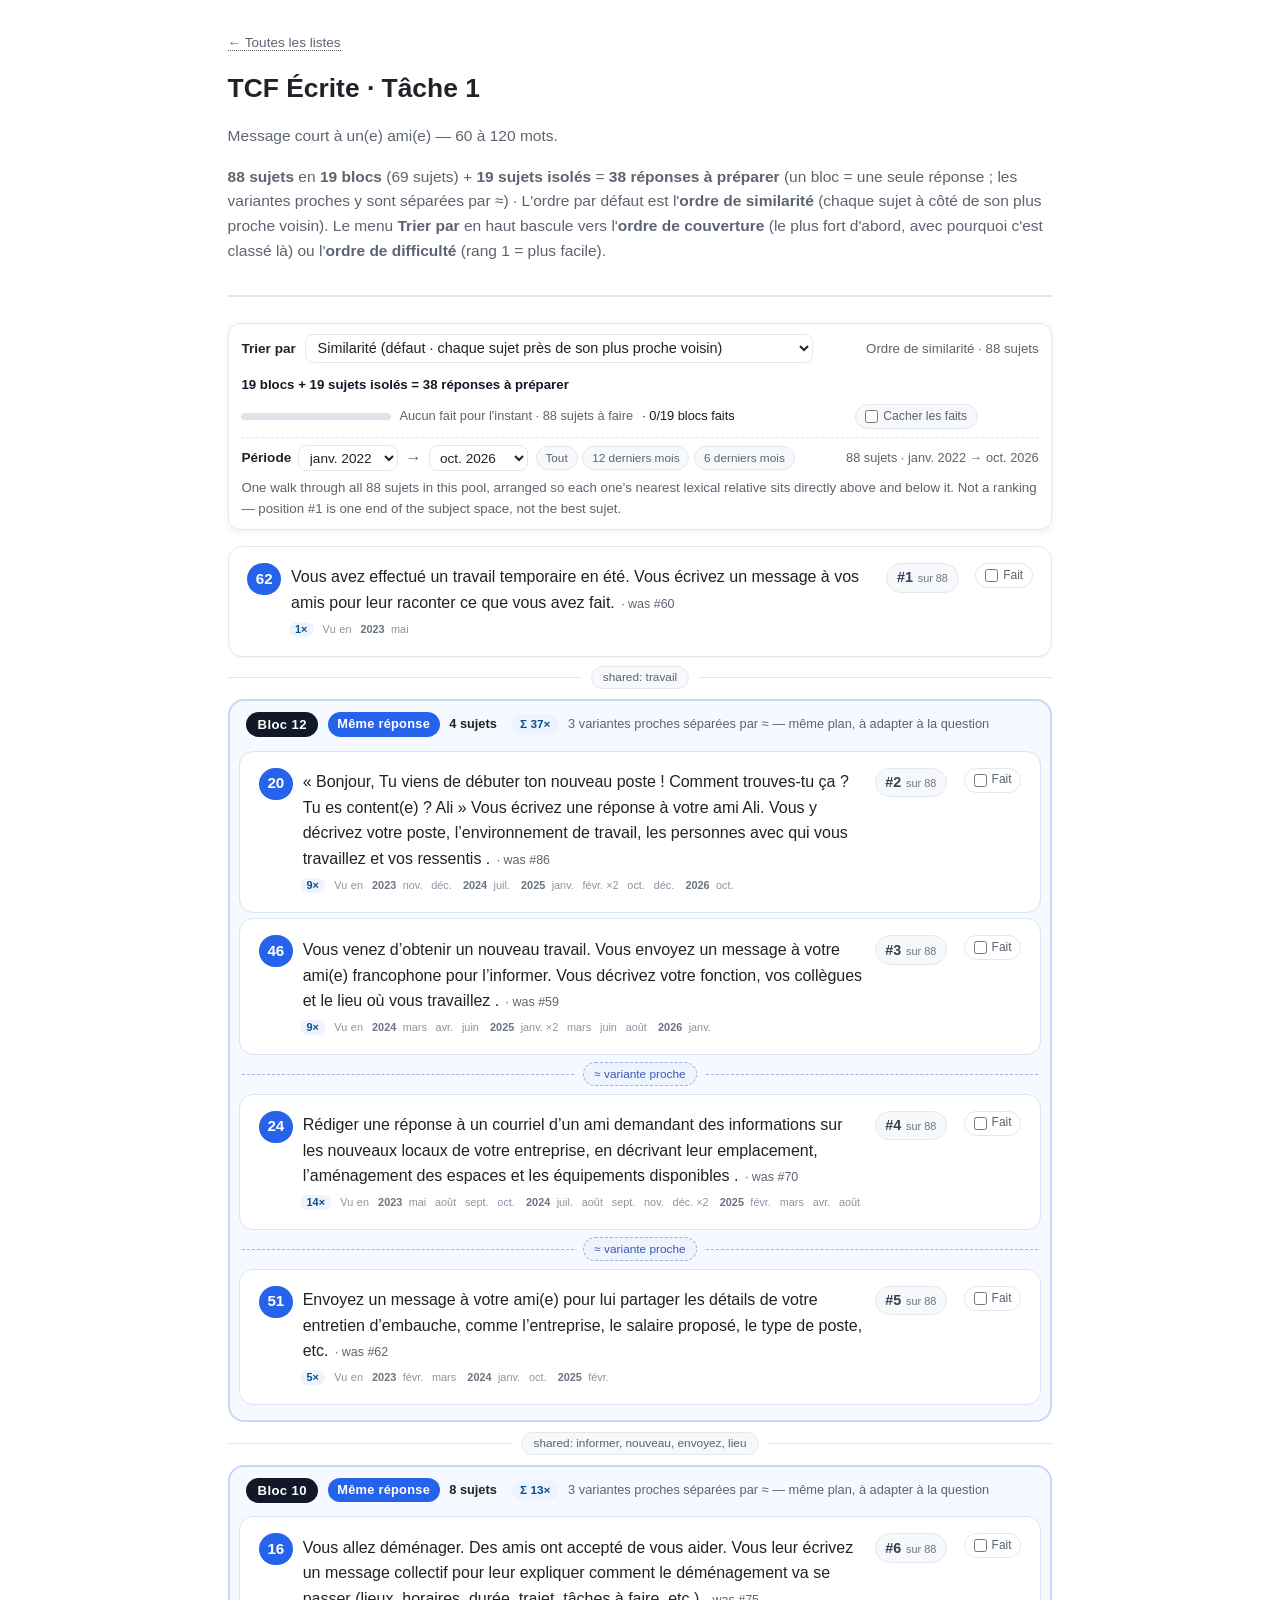
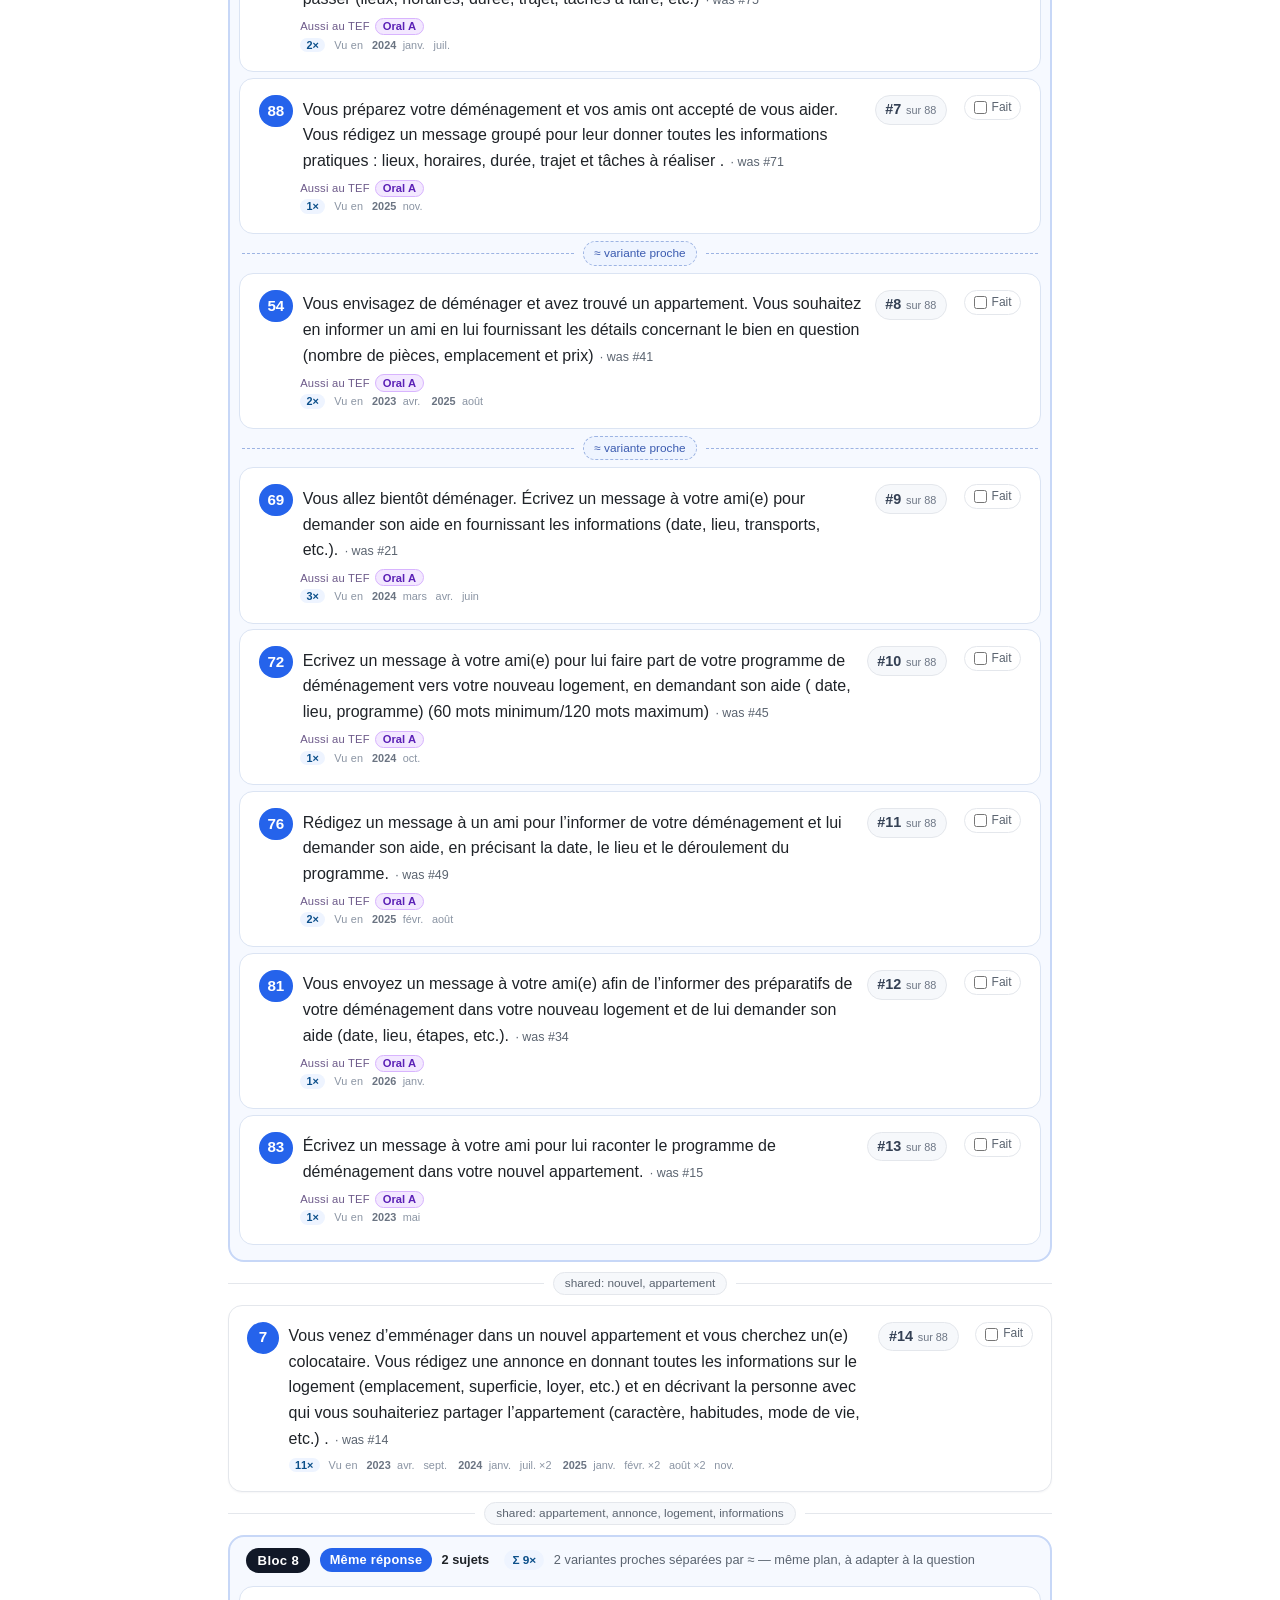
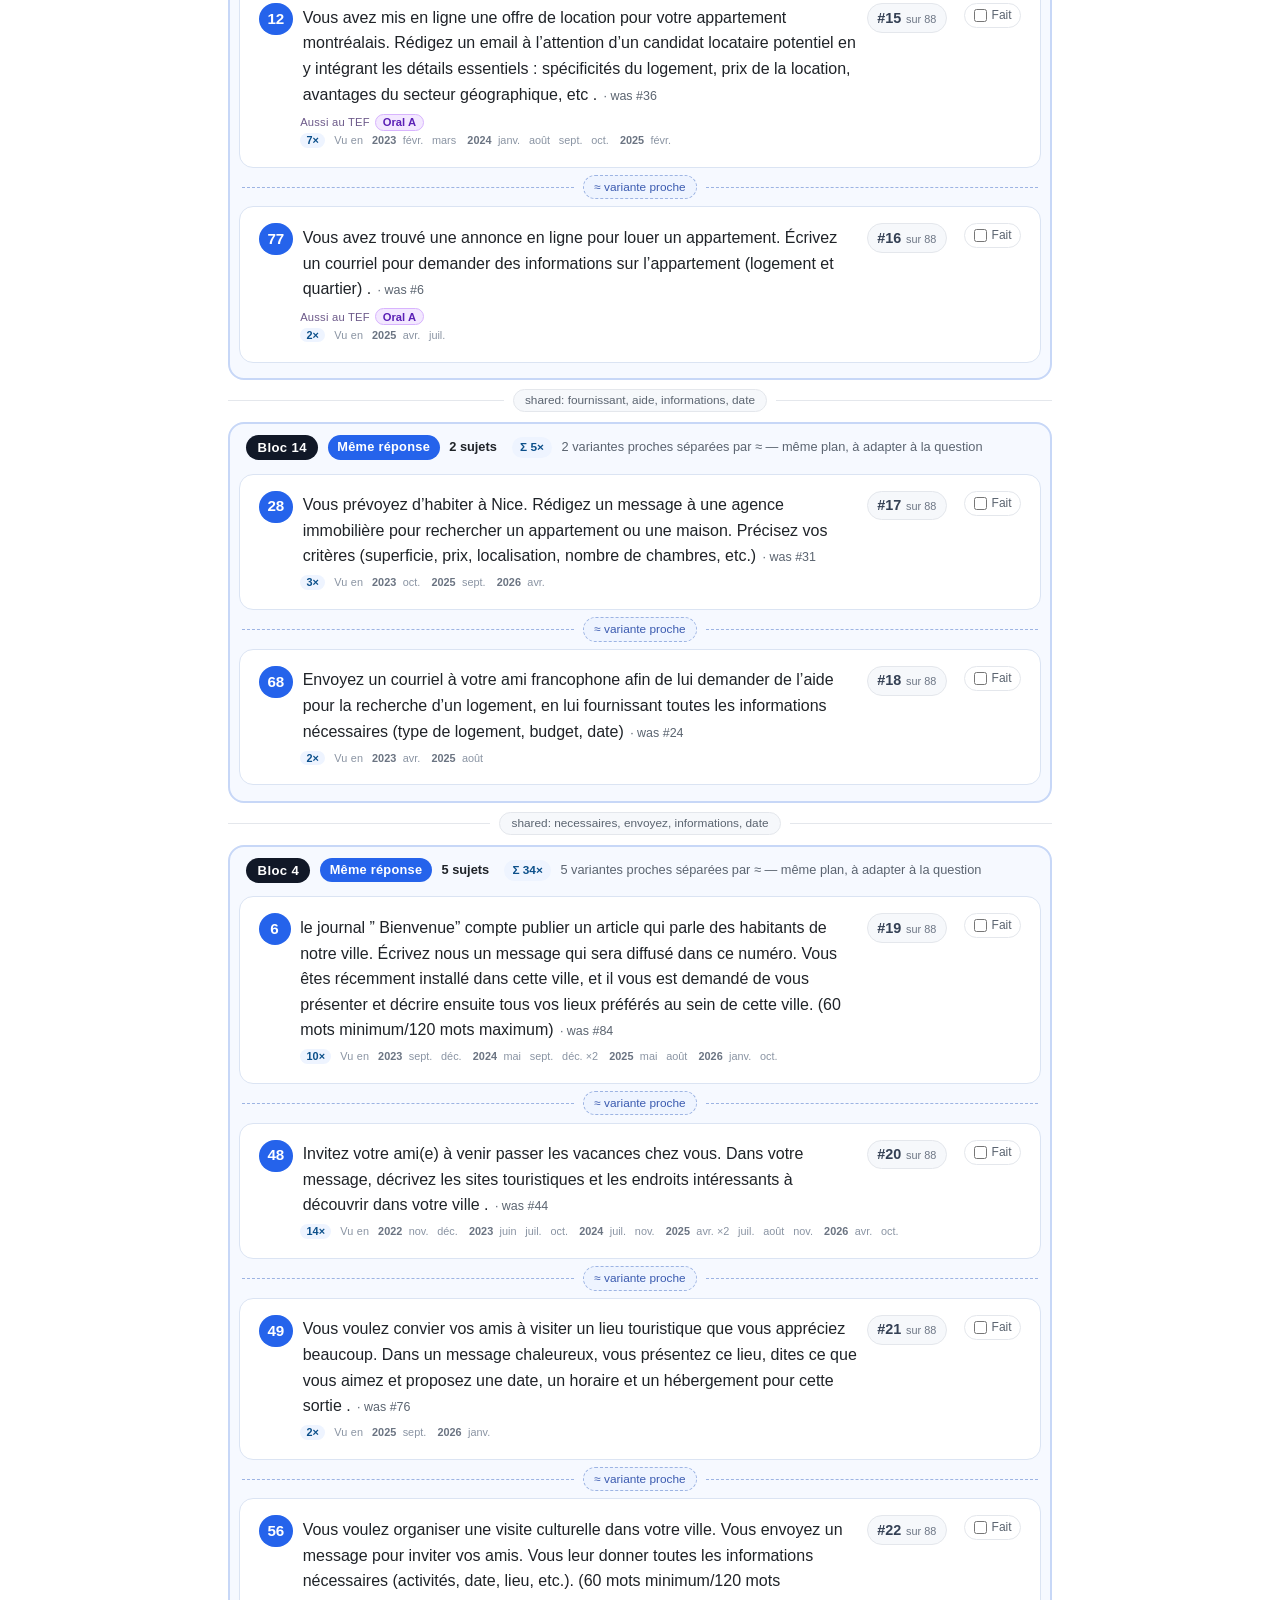
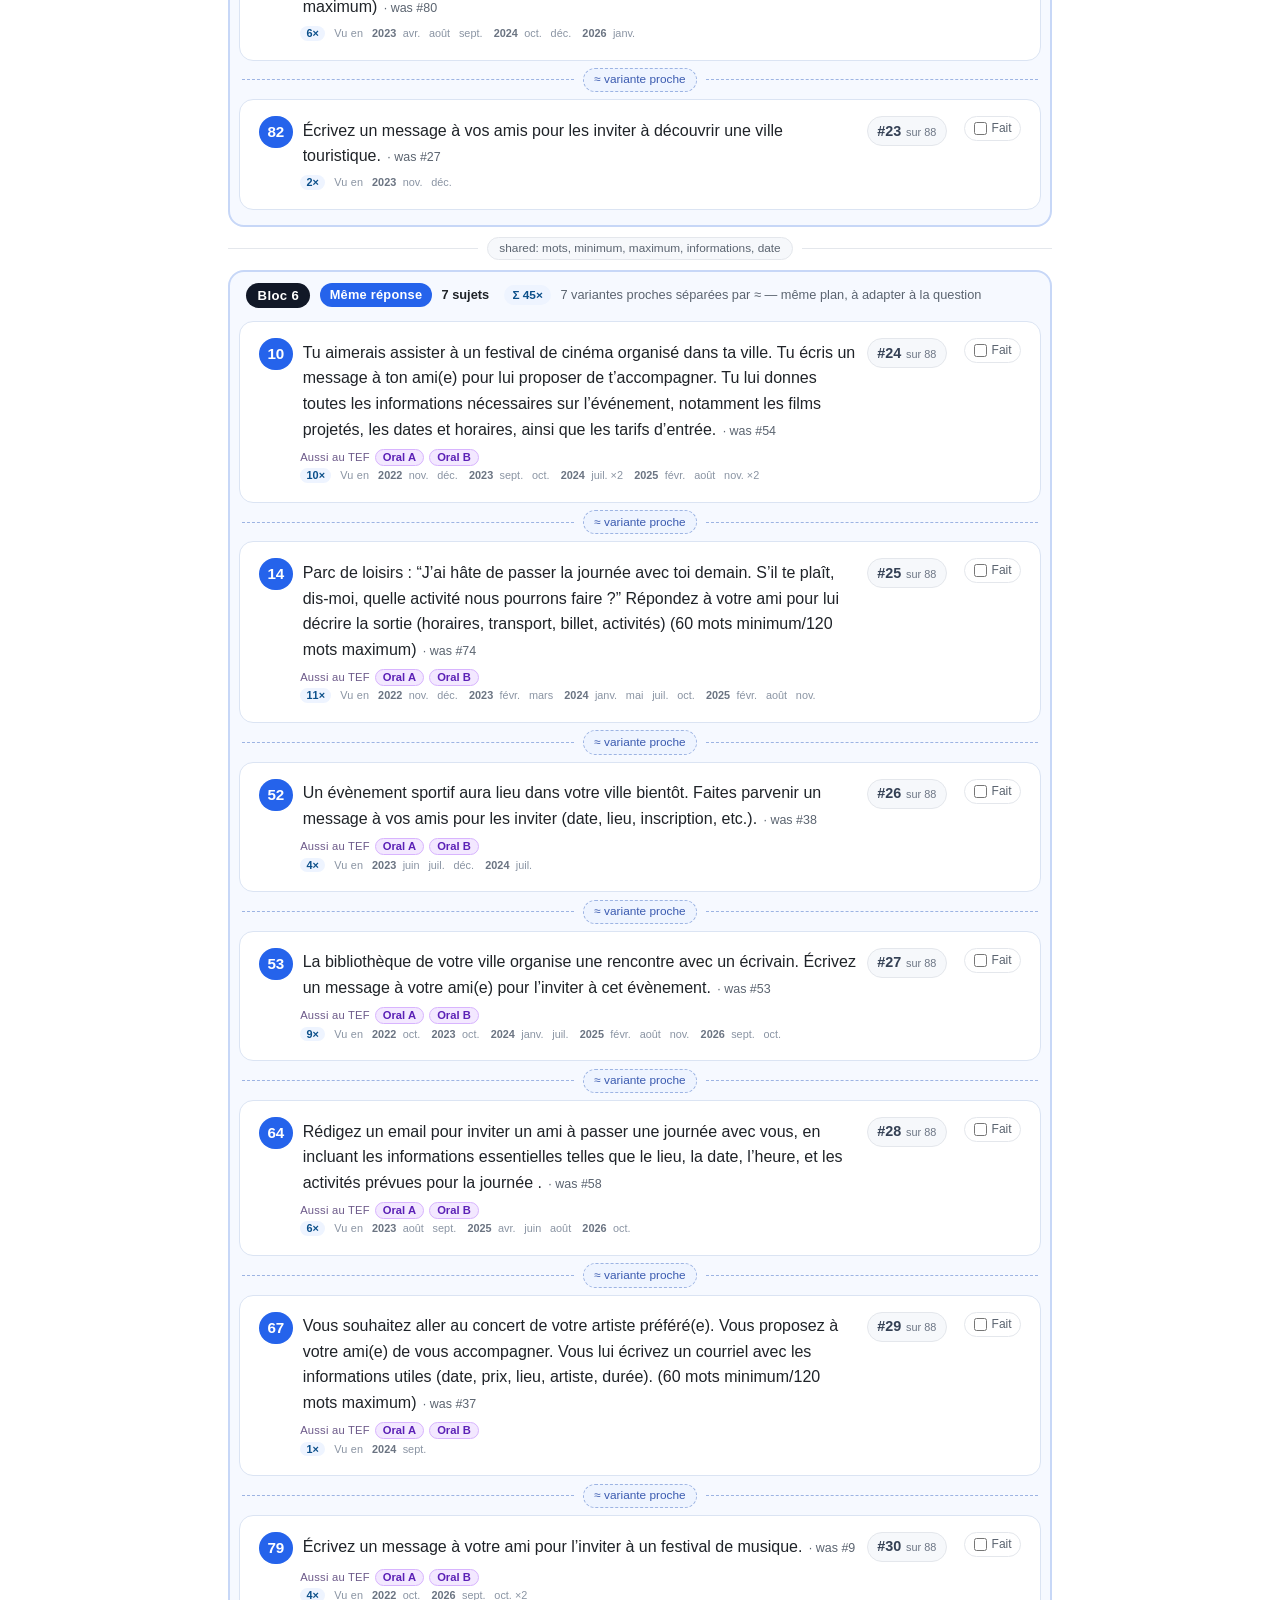
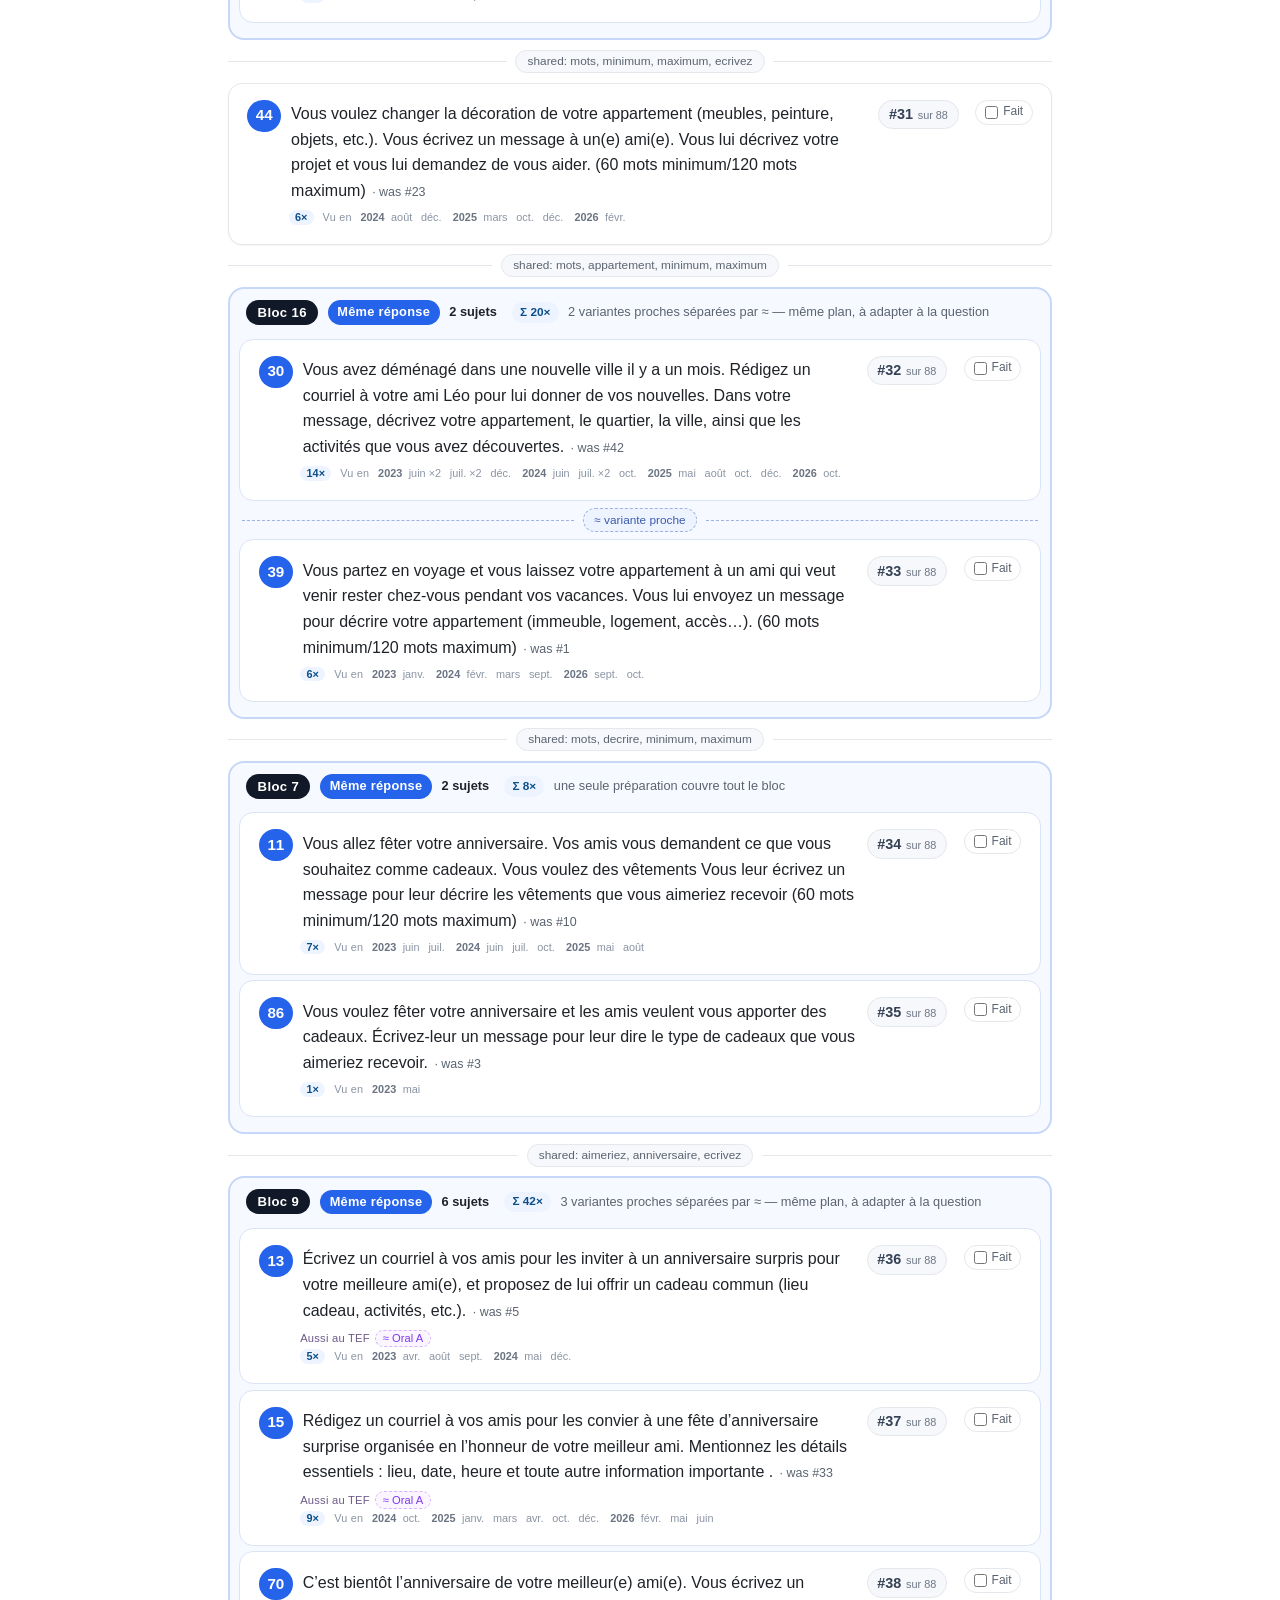
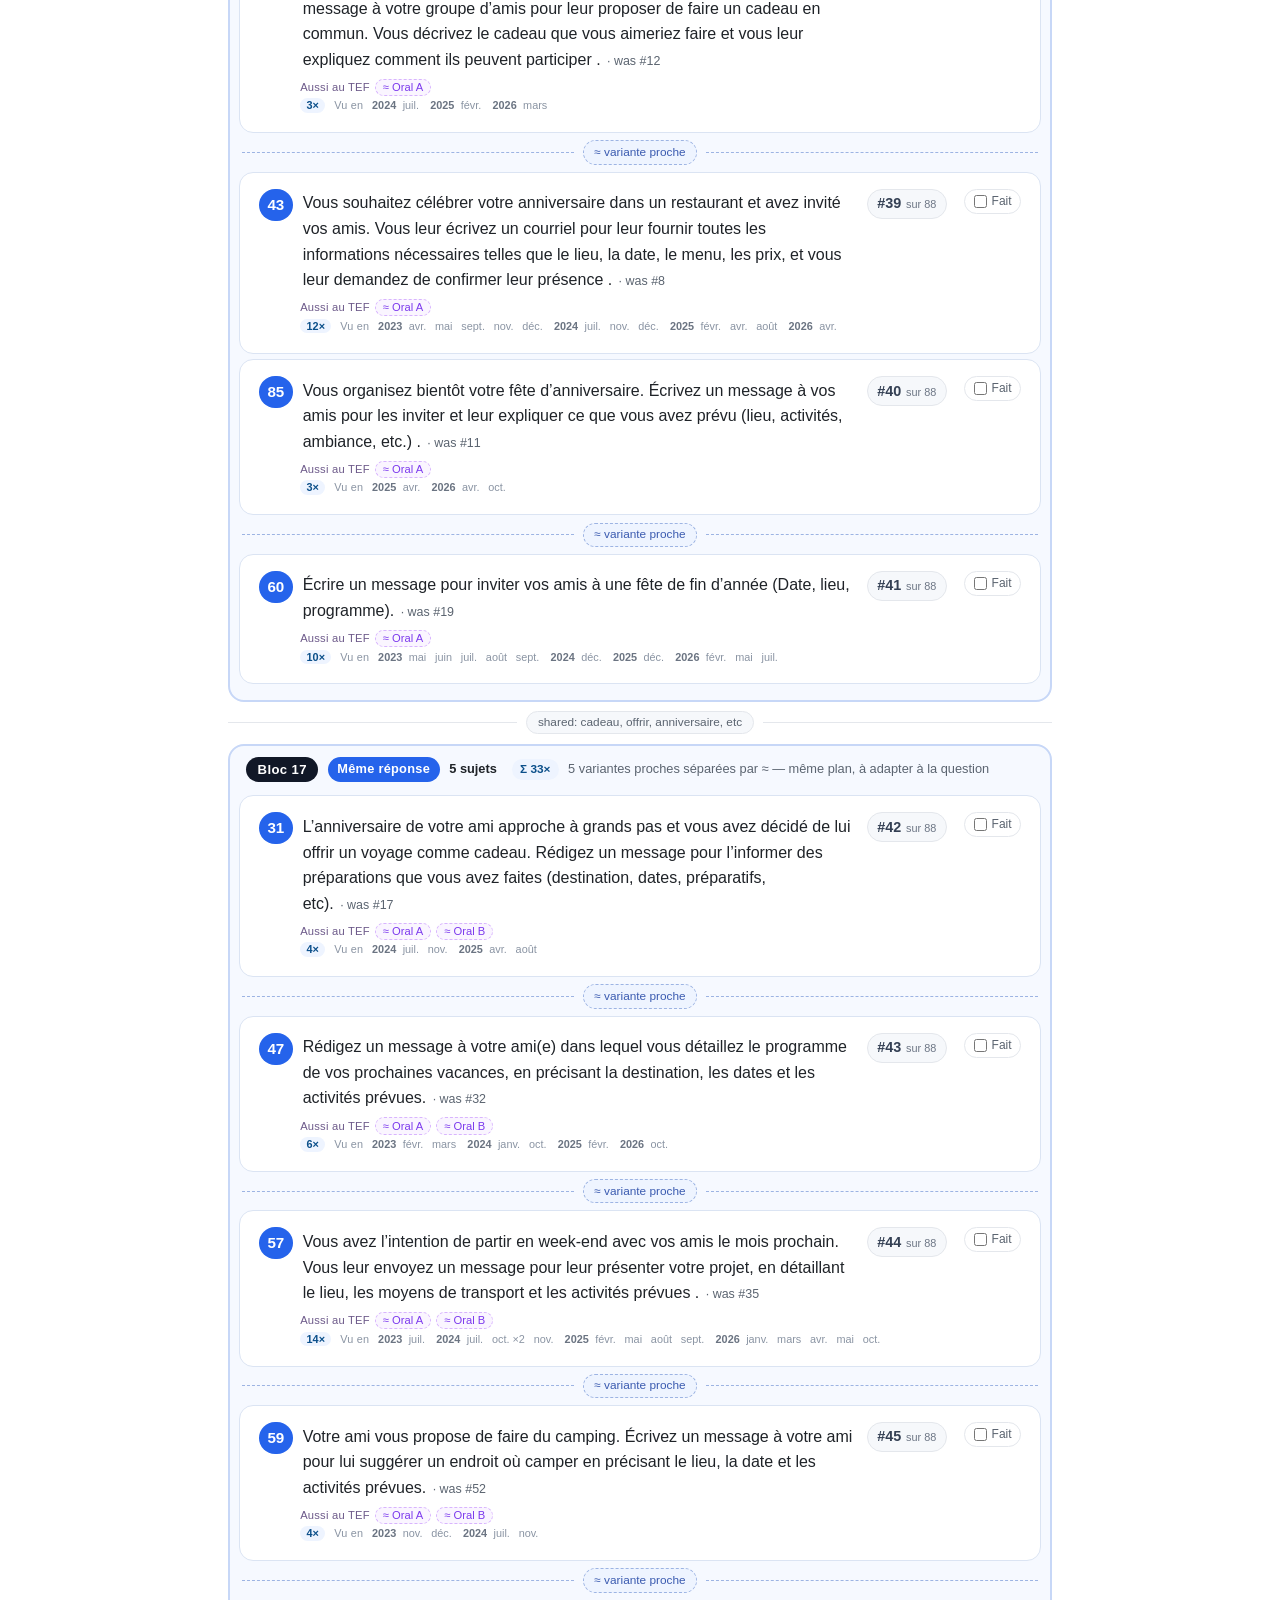
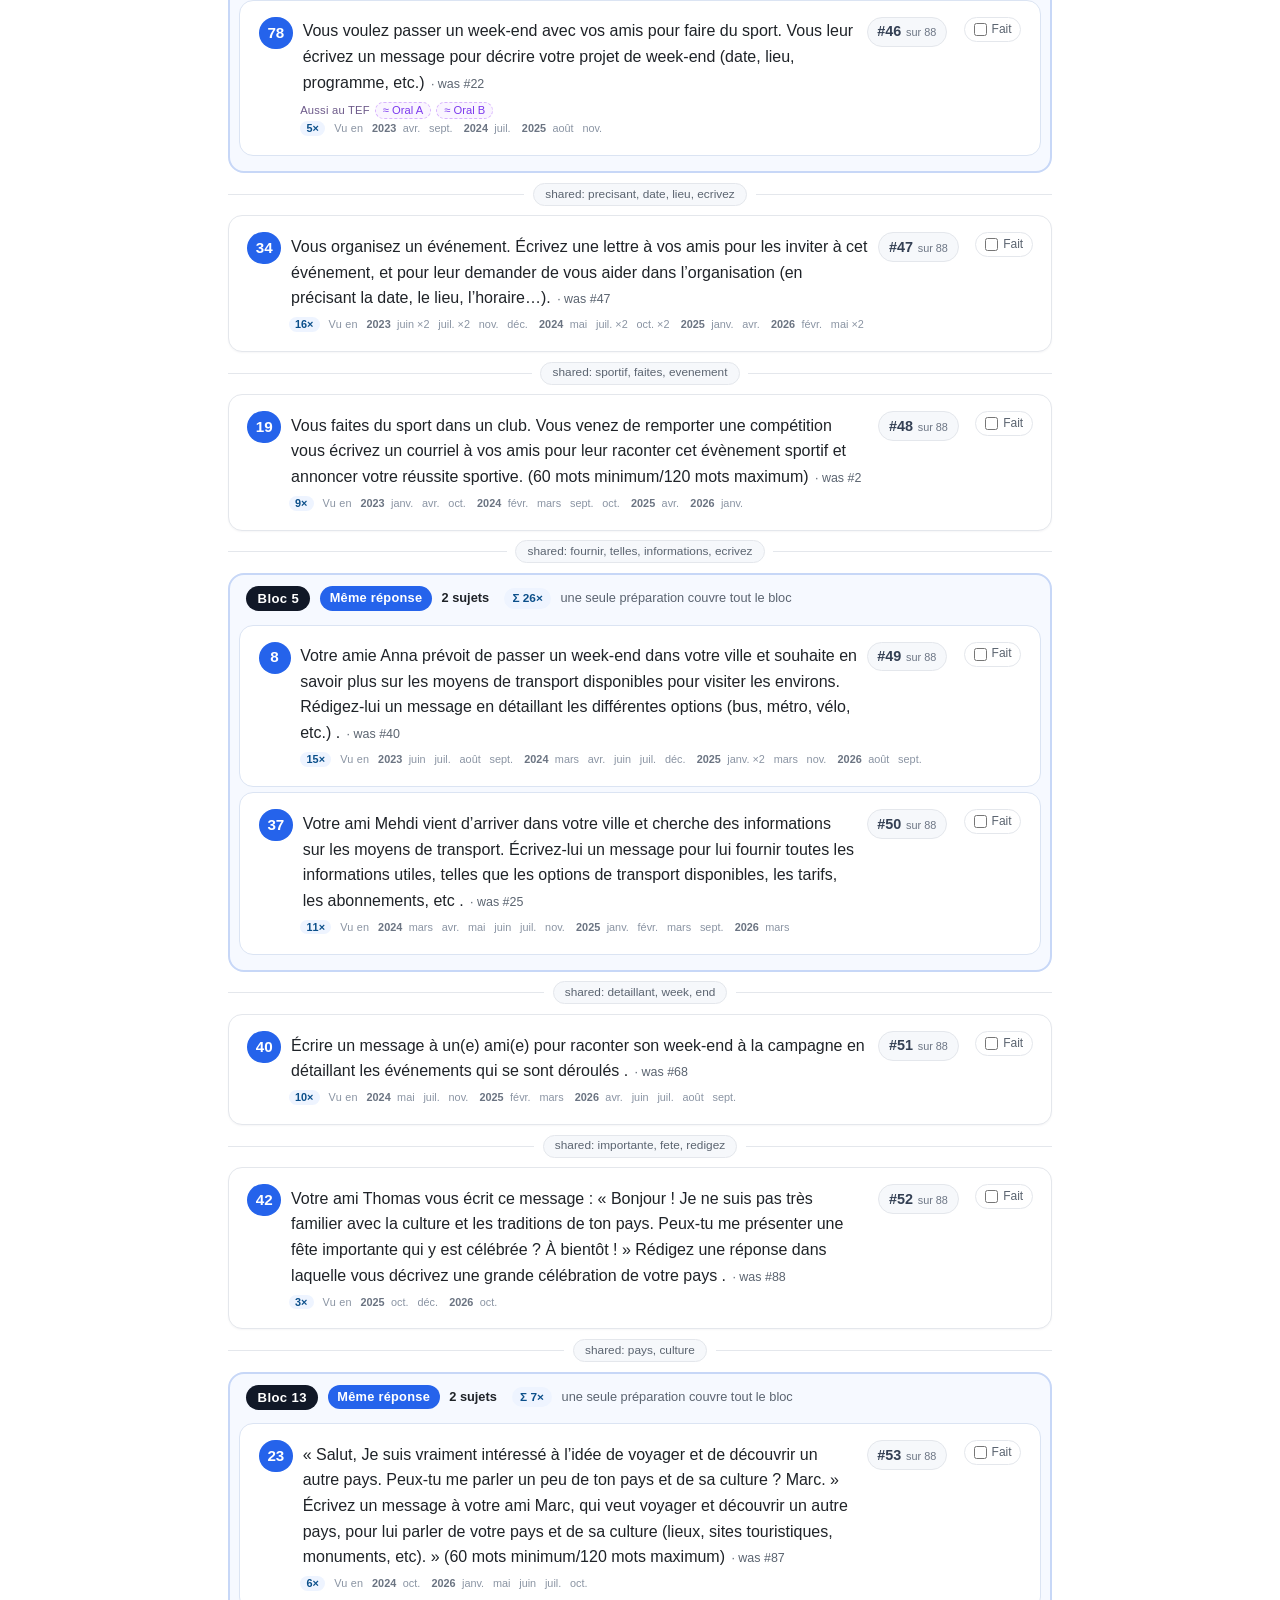
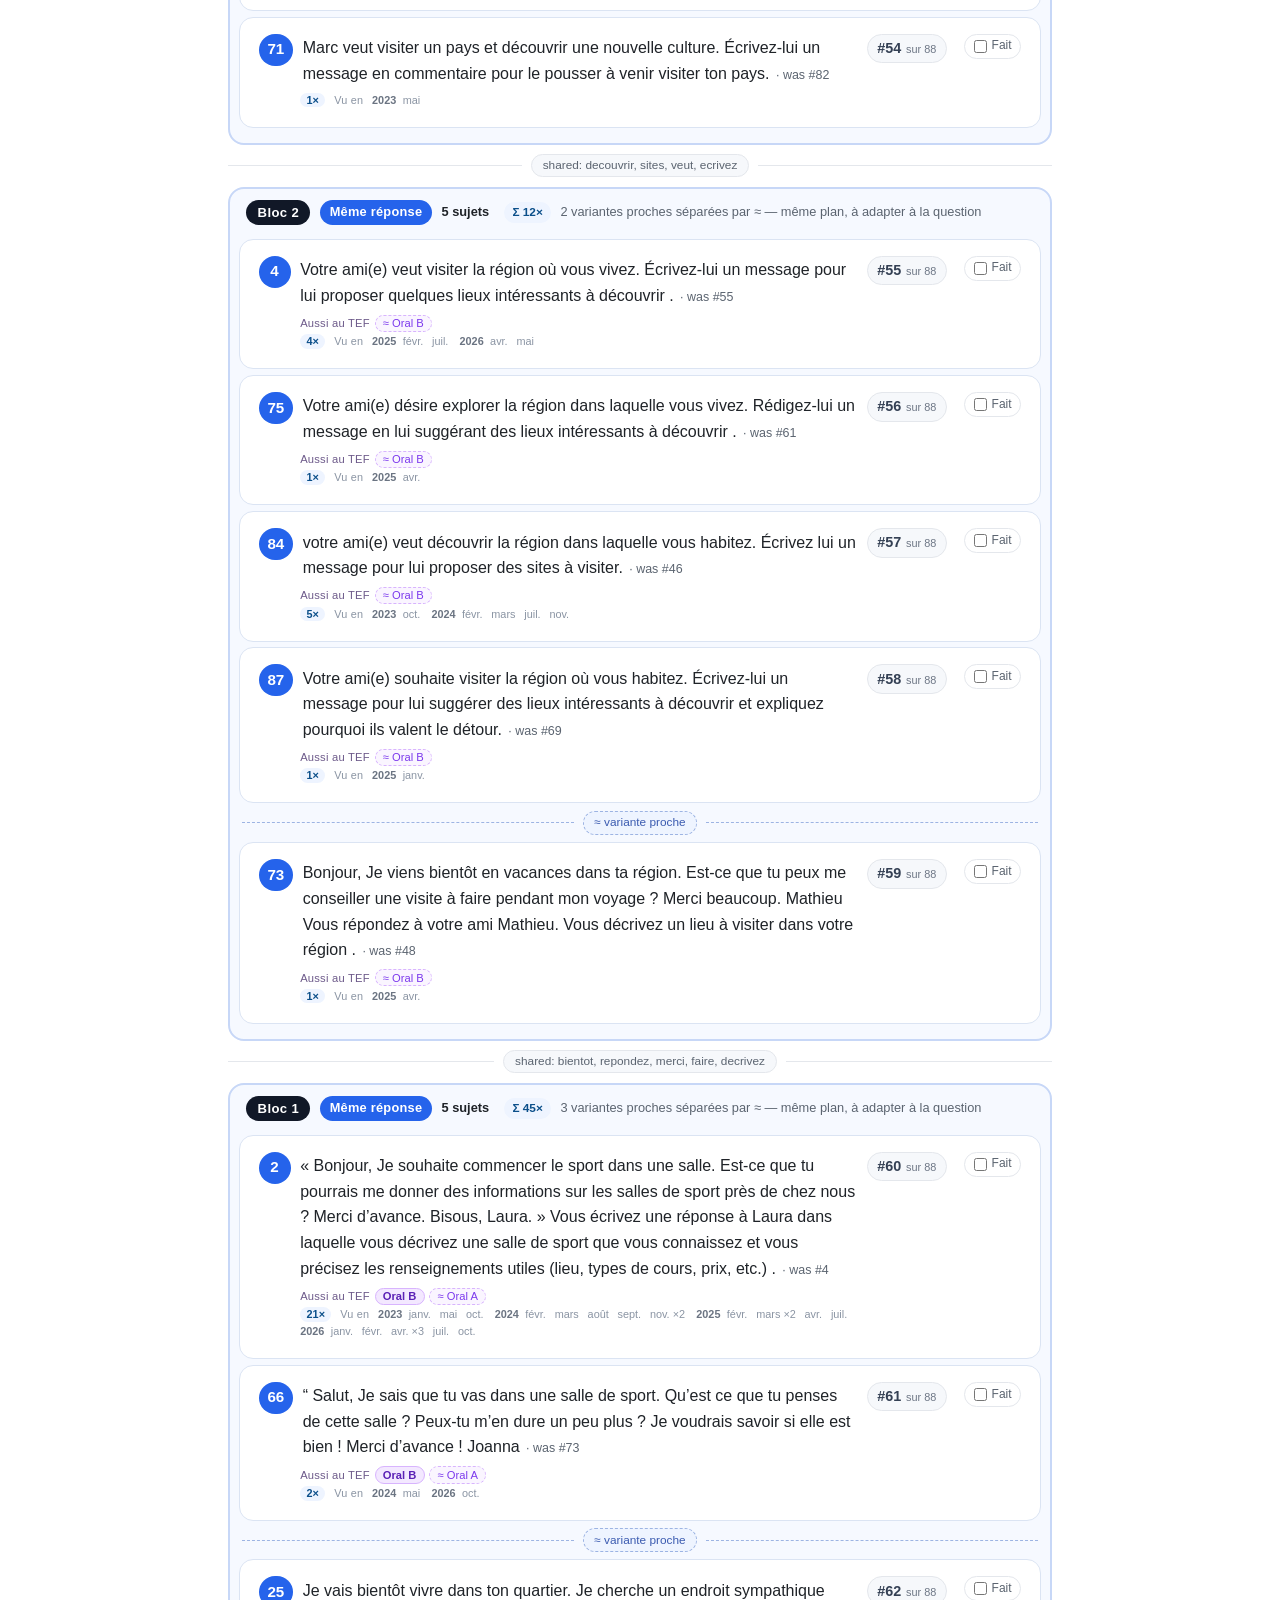
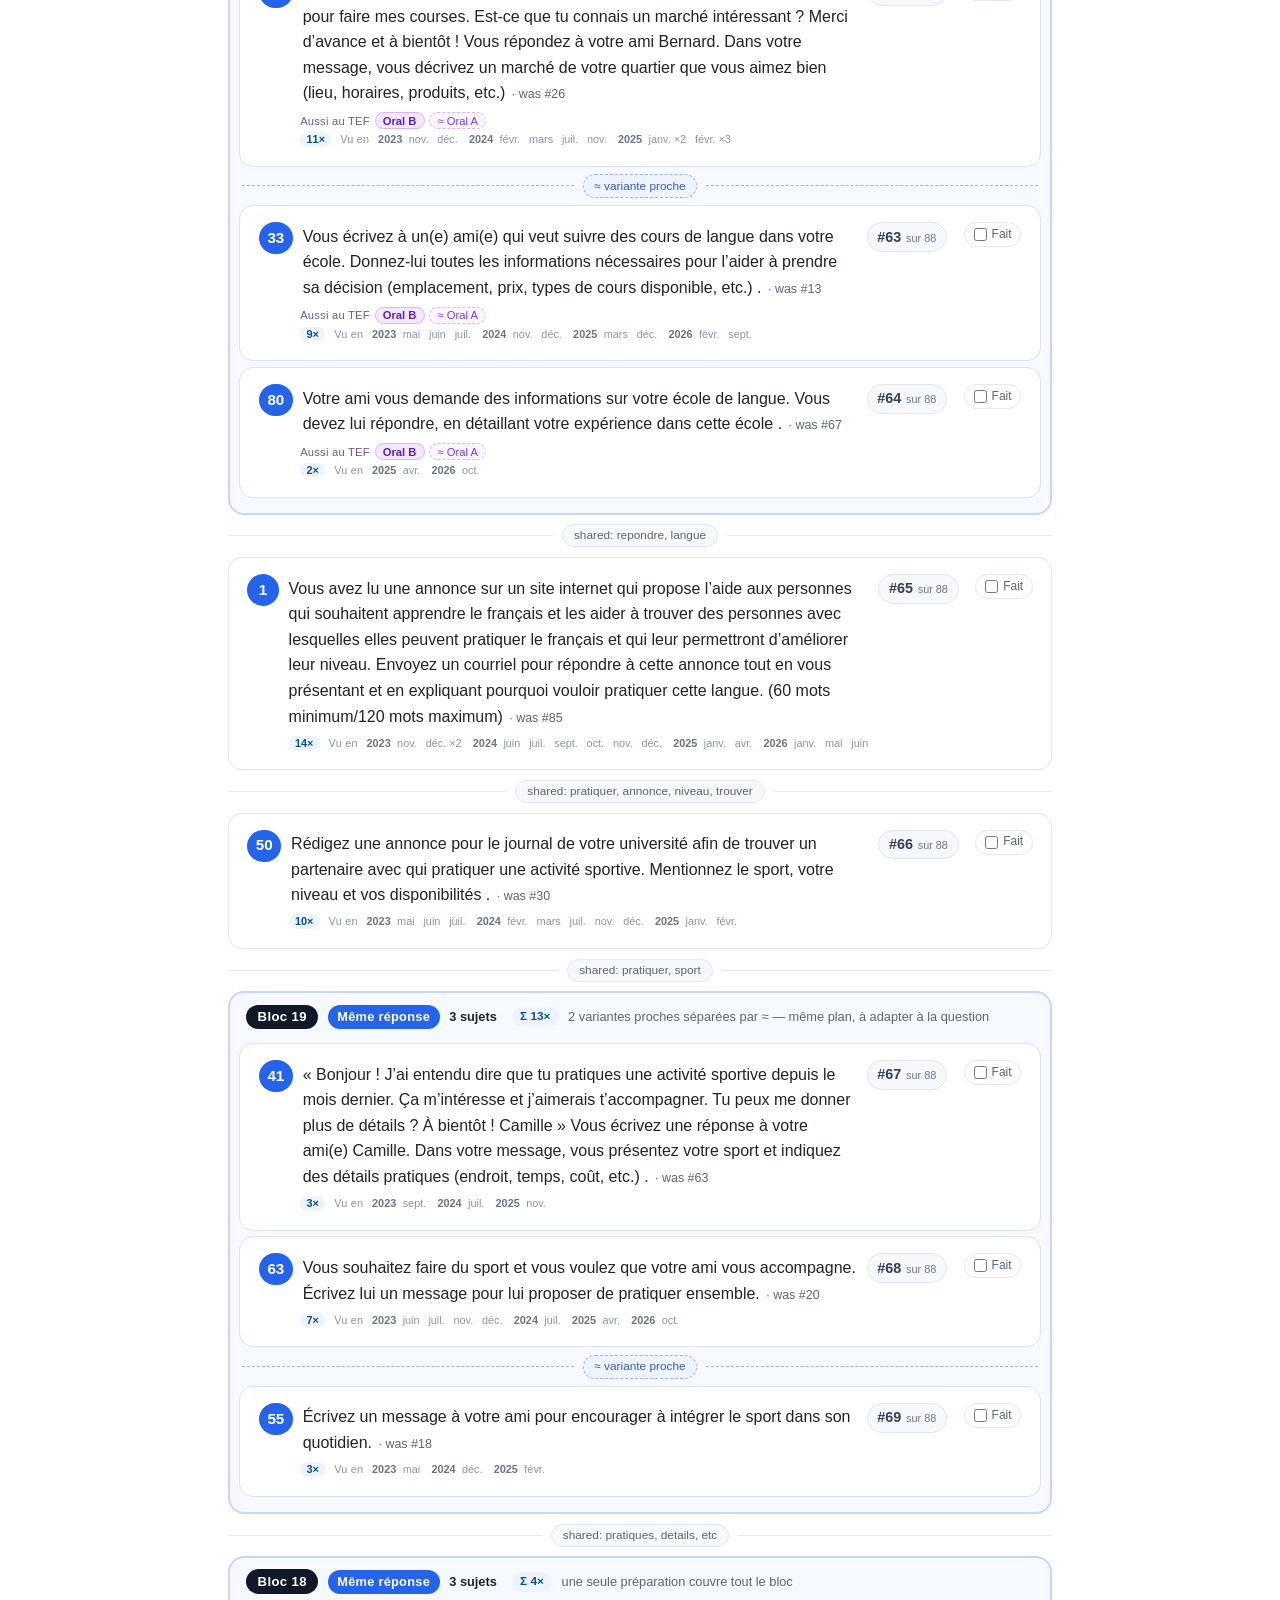
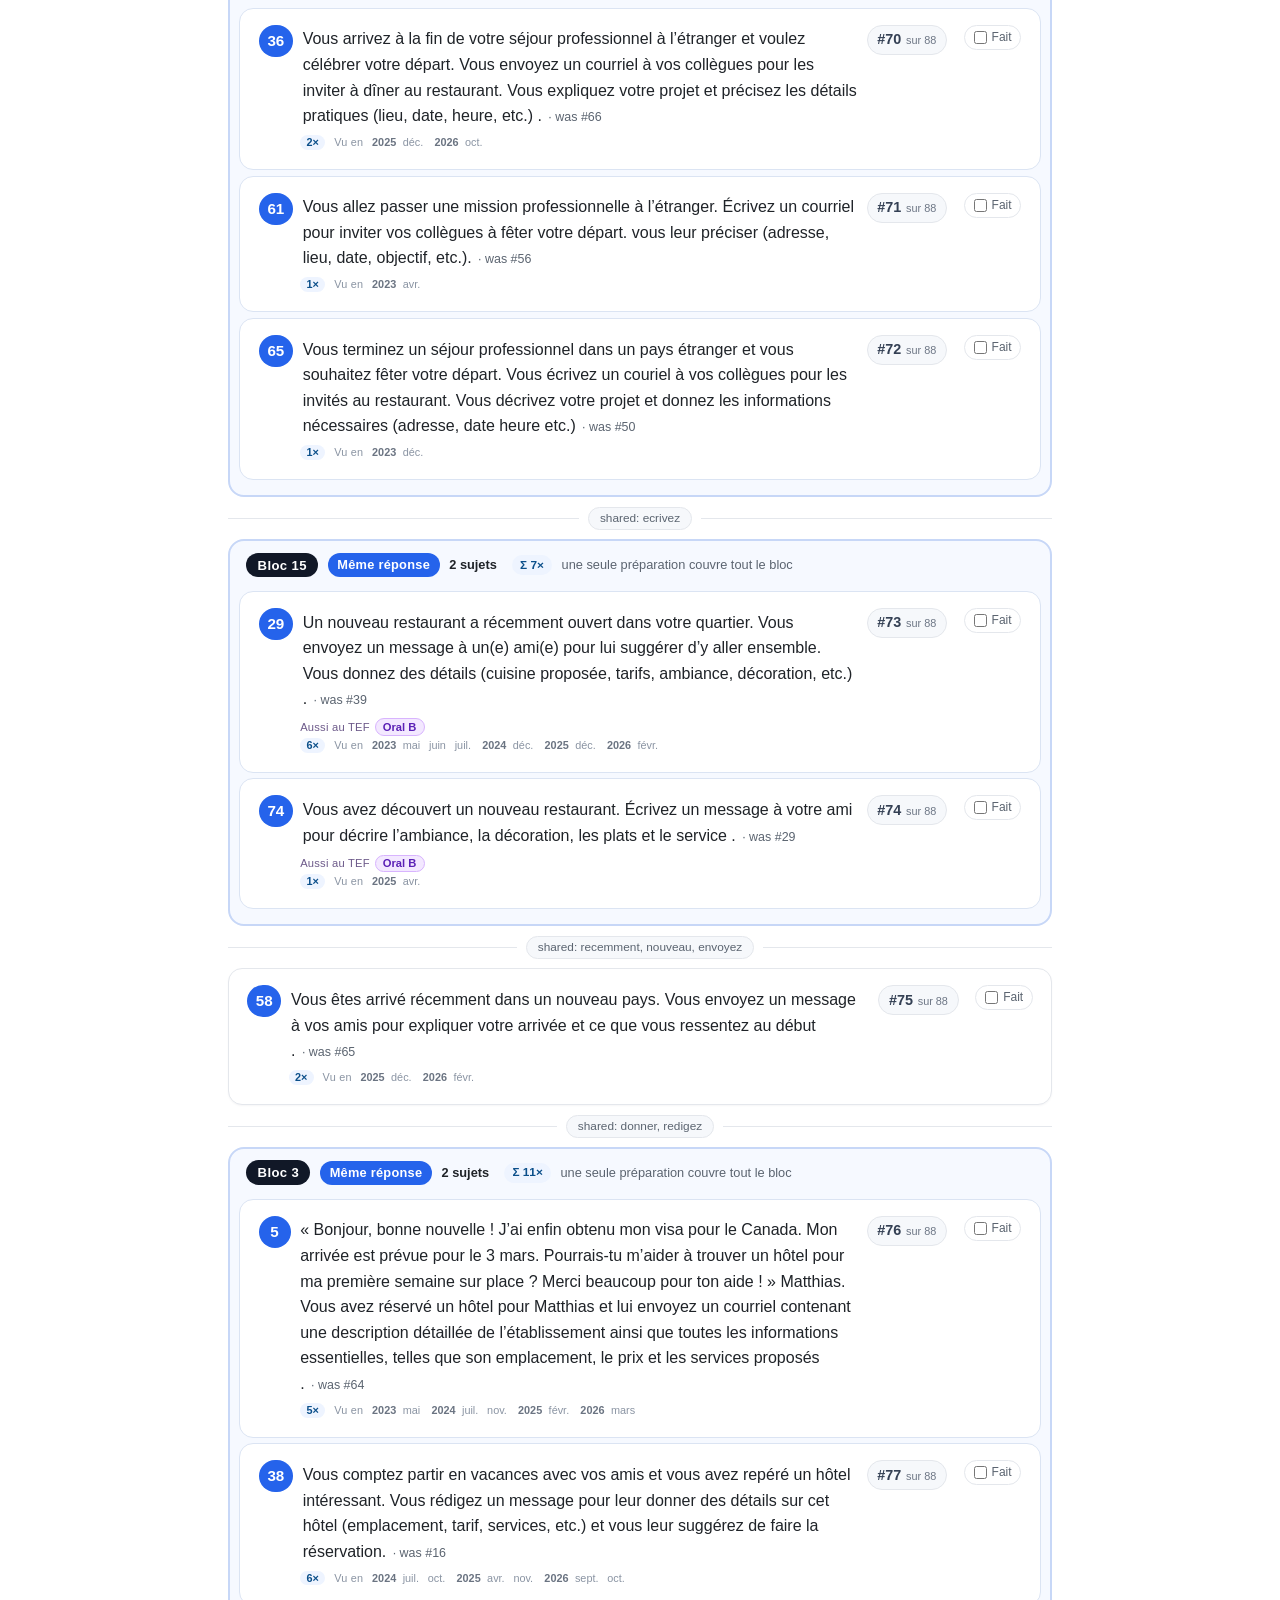
<file: ee-t1.html>
<!DOCTYPE html>
<html lang="fr">
<head>
<meta charset="utf-8">
<meta name="viewport" content="width=device-width, initial-scale=1, viewport-fit=cover">
<meta name="tcf-set" content="EE_T1">
<meta name="tcf-pool-size" content="88">
<title>TCF Écrite — Tâche 1 · message court</title>
<meta name="robots" content="noindex, nofollow">
<meta name="googlebot" content="noindex, nofollow">
<style>:root{
  --ink:#1f2328; --muted:#5b6470; --line:#e4e7ec; --bg:#ffffff;
  --accent:#2563eb; --accent-soft:#eef4ff; --chip:#eef2f7;
  --doc-bg:#fbfaf6; --doc-line:#e7e2d2; --obj:#b4341f; --reb:#0f7a44;
}
*{box-sizing:border-box}
body{max-width:860px;margin:0 auto;padding:2rem 1.1rem 5rem;
  font-family:-apple-system,Segoe UI,Roboto,Helvetica,Arial,sans-serif;
  line-height:1.6;color:var(--ink);background:var(--bg);}
header.page{border-bottom:2px solid var(--line);margin-bottom:1.6rem;padding-bottom:1rem}
header.page h1{font-size:1.65rem;margin:.2rem 0 .5rem}
.crumb{font-size:.85rem;margin:0 0 .8rem;color:var(--muted)}
.crumb a{color:var(--muted);text-decoration:none;border-bottom:1px dotted var(--muted)}
.crumb a:hover{color:var(--accent);border-color:var(--accent)}
.lead{color:var(--muted);font-size:.97rem}
.callout{margin:.85rem 0 0;padding:.75rem .95rem;border-radius:12px;background:#f6f8fb;
  border:1px solid var(--line);border-left:3px solid var(--accent);
  font-size:.88rem;color:#3c4653;line-height:1.55}
.callout b{color:var(--ink)}
h2.group{font-size:1.05rem;margin:2rem 0 .2rem}
section.card{border:1px solid var(--line);border-radius:14px;padding:1rem 1.15rem 1.1rem;
  margin:.8rem 0;background:#fff;box-shadow:0 1px 2px rgba(16,24,40,.04)}
ul.links{list-style:none;padding-left:0;margin:0}
ul.links li{border-top:1px solid var(--line)}
ul.links li:first-child{border-top:none}
ul.links a{display:flex;align-items:center;gap:.55rem;flex-wrap:wrap;
  padding:.6rem .2rem;text-decoration:none;color:var(--ink);border-radius:8px}
ul.links a:hover{background:var(--accent-soft)}
ul.links a .lang{display:inline-block;background:var(--chip);border-radius:6px;
  padding:.05rem .45rem;font-weight:700;font-size:.78rem;color:#374151;flex:none}
ul.links a .what{font-size:.95rem;font-weight:600}
ul.links a .hint{color:var(--muted);font-size:.84rem}
ul.links a::after{content:"›";margin-left:auto;color:var(--muted);font-size:1.15rem;line-height:1}

section.topic{border:1px solid var(--line);border-radius:14px;padding:1rem 1.15rem 1.1rem;
  margin:.8rem 0;background:#fff;box-shadow:0 1px 2px rgba(16,24,40,.04)}
.topic-head{display:flex;gap:.6rem;align-items:flex-start;margin-bottom:.3rem}
.badge{flex:none;display:inline-flex;align-items:center;justify-content:center;
  min-width:2rem;height:2rem;padding:0 .55rem;border-radius:999px;background:var(--accent);
  color:#fff;font-weight:700;font-size:.95rem}
p.prompt{margin:.1rem 0;font-size:1rem;color:var(--ink);flex:1 1 auto}
p.prompt .orig{color:var(--muted);font-weight:500;font-size:.78rem;margin-left:.4rem;
  white-space:nowrap}
p.doc{background:var(--doc-bg);border:1px solid var(--doc-line);border-radius:10px;
  padding:.65rem .9rem;margin:.55rem 0 0;font-size:.92rem;color:#3a3a32;line-height:1.55}
p.doc b{color:#7a6a1f;font-weight:700;text-transform:uppercase;letter-spacing:.05em;
  font-size:.72rem;display:block;margin-bottom:.3rem}
footer.page{margin-top:2.5rem;border-top:1px solid var(--line);padding-top:1rem;
  color:var(--muted);font-size:.82rem}
/* tcf-group */
.tcf-group{border:2px solid #c7d7f7;border-radius:16px;padding:.55rem .6rem .6rem;margin:.8rem 0;background:#f6f9ff}
.tcf-group-head{display:flex;align-items:center;gap:.6rem;flex-wrap:wrap;padding:.15rem .45rem .5rem;font-size:.8rem;color:#344054}
.tcf-group-badge{background:#111827;color:#fff;border-radius:999px;padding:.12rem .7rem;font-weight:800;font-size:.82rem;letter-spacing:.03em;white-space:nowrap}
.tcf-group-tag{background:var(--accent);color:#fff;border-radius:999px;padding:.12rem .6rem;font-weight:700;letter-spacing:.02em;white-space:nowrap}
.tcf-group-n{font-weight:700;color:var(--ink)}
.tcf-group-hint{color:var(--muted)}
.tcf-group .tcf-core>section.topic{margin:.35rem 0;box-shadow:none;border-color:#dbe4f3}
.tcf-seam{display:flex;align-items:center;gap:.55rem;margin:.45rem .2rem}
.tcf-seam::before,.tcf-seam::after{content:'';flex:1 1 0;border-top:1px dashed #9db4e3}
.tcf-seam span{font-size:.74rem;color:#3b5bb0;background:#eef4ff;border:1px dashed #9db4e3;border-radius:999px;padding:.1rem .65rem;white-space:nowrap}
/* /tcf-group */
</style>
</head>
<body>
<header class="page">
  <p class="crumb"><a href="index.html">← Toutes les listes</a></p>
  <h1>TCF Écrite · Tâche 1</h1>
  <p class="lead">Message court à un(e) ami(e) — 60 à 120 mots.</p>
  <p class="lead"><b>88 sujets</b> en <b>19 blocs</b> (69 sujets) + <b>19 sujets isolés</b> = <b>38 réponses à préparer</b> (un bloc = une seule réponse ; les variantes proches y sont séparées par ≈) · L'ordre par défaut est l'<b>ordre de similarité</b> (chaque sujet à côté de son plus proche voisin). Le menu <b>Trier par</b> en haut bascule vers l'<b>ordre de couverture</b> (le plus fort d'abord, avec pourquoi c'est classé là) ou l'<b>ordre de difficulté</b> (rang 1 = plus facile).</p>
</header>
<section class="topic" id="p-1">
  <div class="topic-head">
    <span class="badge">1</span>
    <p class="prompt">Vous avez lu une annonce sur un site internet qui propose l’aide aux personnes qui souhaitent apprendre le français et les aider à trouver des personnes avec lesquelles elles peuvent pratiquer le français et qui leur permettront d’améliorer leur niveau. Envoyez un courriel pour répondre à cette annonce tout en vous présentant et en expliquant pourquoi vouloir pratiquer cette langue. (60 mots minimum/120 mots maximum)<span class="orig">· was #85</span></p>
  </div>
</section>
<div class="tcf-group" id="g-EE_T1-1">
<div class="tcf-group-head"><span class="tcf-group-badge">Bloc 1</span><span class="tcf-group-tag">Même réponse</span><span class="tcf-group-n">5 sujets</span><span class="tcf-group-hint">3 variantes proches séparées par ≈ — même plan, à adapter à la question</span></div>
<div class="tcf-core">
<section class="topic" id="p-2">
  <div class="topic-head">
    <span class="badge">2</span>
    <p class="prompt">« Bonjour, Je souhaite commencer le sport dans une salle. Est-ce que tu pourrais me donner des informations sur les salles de sport près de chez nous ? Merci d’avance. Bisous, Laura. » Vous écrivez une réponse à Laura dans laquelle vous décrivez une salle de sport que vous connaissez et vous précisez les renseignements utiles (lieu, types de cours, prix, etc.) .<span class="orig">· was #4</span></p>
  </div>
</section>
<section class="topic" id="p-66">
  <div class="topic-head">
    <span class="badge">66</span>
    <p class="prompt">“ Salut, Je sais que tu vas dans une salle de sport. Qu’est ce que tu penses de cette salle ? Peux-tu m’en dure un peu plus ? Je voudrais savoir si elle est bien ! Merci d’avance ! Joanna<span class="orig">· was #73</span></p>
  </div>
</section>
</div>
<div class="tcf-seam" aria-hidden="true"><span>≈ variante proche</span></div>
<div class="tcf-core">
<section class="topic" id="p-25">
  <div class="topic-head">
    <span class="badge">25</span>
    <p class="prompt">Je vais bientôt vivre dans ton quartier. Je cherche un endroit sympathique pour faire mes courses. Est-ce que tu connais un marché intéressant ? Merci d’avance et à bientôt ! Vous répondez à votre ami Bernard. Dans votre message, vous décrivez un marché de votre quartier que vous aimez bien (lieu, horaires, produits, etc.)<span class="orig">· was #26</span></p>
  </div>
</section>
</div>
<div class="tcf-seam" aria-hidden="true"><span>≈ variante proche</span></div>
<div class="tcf-core">
<section class="topic" id="p-33">
  <div class="topic-head">
    <span class="badge">33</span>
    <p class="prompt">Vous écrivez à un(e) ami(e) qui veut suivre des cours de langue dans votre école. Donnez-lui toutes les informations nécessaires pour l’aider à prendre sa décision (emplacement, prix, types de cours disponible, etc.) .<span class="orig">· was #13</span></p>
  </div>
</section>
<section class="topic" id="p-80">
  <div class="topic-head">
    <span class="badge">80</span>
    <p class="prompt">Votre ami vous demande des informations sur votre école de langue. Vous devez lui répondre, en détaillant votre expérience dans cette école .<span class="orig">· was #67</span></p>
  </div>
</section>
</div>
</div><!-- /tcf-group -->
<section class="topic" id="p-3">
  <div class="topic-head">
    <span class="badge">3</span>
    <p class="prompt">« Je cherche à acheter un vélo bien entretenu et à un prix raisonnable. Merci de me contacter par courriel à cette adresse : [email protected] » Vous possédez un vélo à vendre. Rédigez un message à cette personne pour donner la description du vélo, indiquer son prix et fixer une rencontre pour qu’elle puisse le tester.<span class="orig">· was #7</span></p>
  </div>
</section>
<div class="tcf-group" id="g-EE_T1-2">
<div class="tcf-group-head"><span class="tcf-group-badge">Bloc 2</span><span class="tcf-group-tag">Même réponse</span><span class="tcf-group-n">5 sujets</span><span class="tcf-group-hint">2 variantes proches séparées par ≈ — même plan, à adapter à la question</span></div>
<div class="tcf-core">
<section class="topic" id="p-4">
  <div class="topic-head">
    <span class="badge">4</span>
    <p class="prompt">Votre ami(e) veut visiter la région où vous vivez. Écrivez-lui un message pour lui proposer quelques lieux intéressants à découvrir .<span class="orig">· was #55</span></p>
  </div>
</section>
<section class="topic" id="p-75">
  <div class="topic-head">
    <span class="badge">75</span>
    <p class="prompt">Votre ami(e) désire explorer la région dans laquelle vous vivez. Rédigez-lui un message en lui suggérant des lieux intéressants à découvrir .<span class="orig">· was #61</span></p>
  </div>
</section>
<section class="topic" id="p-84">
  <div class="topic-head">
    <span class="badge">84</span>
    <p class="prompt">votre ami(e) veut découvrir la région dans laquelle vous habitez. Écrivez lui un message pour lui proposer des sites à visiter.<span class="orig">· was #46</span></p>
  </div>
</section>
<section class="topic" id="p-87">
  <div class="topic-head">
    <span class="badge">87</span>
    <p class="prompt">Votre ami(e) souhaite visiter la région où vous habitez. Écrivez-lui un message pour lui suggérer des lieux intéressants à découvrir et expliquez pourquoi ils valent le détour.<span class="orig">· was #69</span></p>
  </div>
</section>
</div>
<div class="tcf-seam" aria-hidden="true"><span>≈ variante proche</span></div>
<div class="tcf-core">
<section class="topic" id="p-73">
  <div class="topic-head">
    <span class="badge">73</span>
    <p class="prompt">Bonjour, Je viens bientôt en vacances dans ta région. Est-ce que tu peux me conseiller une visite à faire pendant mon voyage ? Merci beaucoup. Mathieu Vous répondez à votre ami Mathieu. Vous décrivez un lieu à visiter dans votre région .<span class="orig">· was #48</span></p>
  </div>
</section>
</div>
</div><!-- /tcf-group -->
<div class="tcf-group" id="g-EE_T1-3">
<div class="tcf-group-head"><span class="tcf-group-badge">Bloc 3</span><span class="tcf-group-tag">Même réponse</span><span class="tcf-group-n">2 sujets</span><span class="tcf-group-hint">une seule préparation couvre tout le bloc</span></div>
<div class="tcf-core">
<section class="topic" id="p-5">
  <div class="topic-head">
    <span class="badge">5</span>
    <p class="prompt">« Bonjour, bonne nouvelle ! J’ai enfin obtenu mon visa pour le Canada. Mon arrivée est prévue pour le 3 mars. Pourrais-tu m’aider à trouver un hôtel pour ma première semaine sur place ? Merci beaucoup pour ton aide ! » Matthias. Vous avez réservé un hôtel pour Matthias et lui envoyez un courriel contenant une description détaillée de l’établissement ainsi que toutes les informations essentielles, telles que son emplacement, le prix et les services proposés .<span class="orig">· was #64</span></p>
  </div>
</section>
<section class="topic" id="p-38">
  <div class="topic-head">
    <span class="badge">38</span>
    <p class="prompt">Vous comptez partir en vacances avec vos amis et vous avez repéré un hôtel intéressant. Vous rédigez un message pour leur donner des détails sur cet hôtel (emplacement, tarif, services, etc.) et vous leur suggérez de faire la réservation.<span class="orig">· was #16</span></p>
  </div>
</section>
</div>
</div><!-- /tcf-group -->
<div class="tcf-group" id="g-EE_T1-4">
<div class="tcf-group-head"><span class="tcf-group-badge">Bloc 4</span><span class="tcf-group-tag">Même réponse</span><span class="tcf-group-n">5 sujets</span><span class="tcf-group-hint">5 variantes proches séparées par ≈ — même plan, à adapter à la question</span></div>
<div class="tcf-core">
<section class="topic" id="p-6">
  <div class="topic-head">
    <span class="badge">6</span>
    <p class="prompt">le journal ” Bienvenue” compte publier un article qui parle des habitants de notre ville. Écrivez nous un message qui sera diffusé dans ce numéro. Vous êtes récemment installé dans cette ville, et il vous est demandé de vous présenter et décrire ensuite tous vos lieux préférés au sein de cette ville. (60 mots minimum/120 mots maximum)<span class="orig">· was #84</span></p>
  </div>
</section>
</div>
<div class="tcf-seam" aria-hidden="true"><span>≈ variante proche</span></div>
<div class="tcf-core">
<section class="topic" id="p-48">
  <div class="topic-head">
    <span class="badge">48</span>
    <p class="prompt">Invitez votre ami(e) à venir passer les vacances chez vous. Dans votre message, décrivez les sites touristiques et les endroits intéressants à découvrir dans votre ville .<span class="orig">· was #44</span></p>
  </div>
</section>
</div>
<div class="tcf-seam" aria-hidden="true"><span>≈ variante proche</span></div>
<div class="tcf-core">
<section class="topic" id="p-49">
  <div class="topic-head">
    <span class="badge">49</span>
    <p class="prompt">Vous voulez convier vos amis à visiter un lieu touristique que vous appréciez beaucoup. Dans un message chaleureux, vous présentez ce lieu, dites ce que vous aimez et proposez une date, un horaire et un hébergement pour cette sortie .<span class="orig">· was #76</span></p>
  </div>
</section>
</div>
<div class="tcf-seam" aria-hidden="true"><span>≈ variante proche</span></div>
<div class="tcf-core">
<section class="topic" id="p-56">
  <div class="topic-head">
    <span class="badge">56</span>
    <p class="prompt">Vous voulez organiser une visite culturelle dans votre ville. Vous envoyez un message pour inviter vos amis. Vous leur donner toutes les informations nécessaires (activités, date, lieu, etc.). (60 mots minimum/120 mots maximum)<span class="orig">· was #80</span></p>
  </div>
</section>
</div>
<div class="tcf-seam" aria-hidden="true"><span>≈ variante proche</span></div>
<div class="tcf-core">
<section class="topic" id="p-82">
  <div class="topic-head">
    <span class="badge">82</span>
    <p class="prompt">Écrivez un message à vos amis pour les inviter à découvrir une ville touristique.<span class="orig">· was #27</span></p>
  </div>
</section>
</div>
</div><!-- /tcf-group -->
<section class="topic" id="p-7">
  <div class="topic-head">
    <span class="badge">7</span>
    <p class="prompt">Vous venez d’emménager dans un nouvel appartement et vous cherchez un(e) colocataire. Vous rédigez une annonce en donnant toutes les informations sur le logement (emplacement, superficie, loyer, etc.) et en décrivant la personne avec qui vous souhaiteriez partager l’appartement (caractère, habitudes, mode de vie, etc.) .<span class="orig">· was #14</span></p>
  </div>
</section>
<div class="tcf-group" id="g-EE_T1-5">
<div class="tcf-group-head"><span class="tcf-group-badge">Bloc 5</span><span class="tcf-group-tag">Même réponse</span><span class="tcf-group-n">2 sujets</span><span class="tcf-group-hint">une seule préparation couvre tout le bloc</span></div>
<div class="tcf-core">
<section class="topic" id="p-8">
  <div class="topic-head">
    <span class="badge">8</span>
    <p class="prompt">Votre amie Anna prévoit de passer un week-end dans votre ville et souhaite en savoir plus sur les moyens de transport disponibles pour visiter les environs. Rédigez-lui un message en détaillant les différentes options (bus, métro, vélo, etc.) .<span class="orig">· was #40</span></p>
  </div>
</section>
<section class="topic" id="p-37">
  <div class="topic-head">
    <span class="badge">37</span>
    <p class="prompt">Votre ami Mehdi vient d’arriver dans votre ville et cherche des informations sur les moyens de transport. Écrivez-lui un message pour lui fournir toutes les informations utiles, telles que les options de transport disponibles, les tarifs, les abonnements, etc .<span class="orig">· was #25</span></p>
  </div>
</section>
</div>
</div><!-- /tcf-group -->
<section class="topic" id="p-9">
  <div class="topic-head">
    <span class="badge">9</span>
    <p class="prompt">« Salut ! Je suis prêt à veiller sur ta maison et ton jardin pendant tes vacances. Peux-tu me dire exactement ce que je dois faire ? À bientôt, Cédric » Rédigez un message à votre ami Cédric pour lui fournir des instructions concernant l’entretien de votre maison et de votre jardin pendant votre absence .<span class="orig">· was #28</span></p>
  </div>
</section>
<div class="tcf-group" id="g-EE_T1-6">
<div class="tcf-group-head"><span class="tcf-group-badge">Bloc 6</span><span class="tcf-group-tag">Même réponse</span><span class="tcf-group-n">7 sujets</span><span class="tcf-group-hint">7 variantes proches séparées par ≈ — même plan, à adapter à la question</span></div>
<div class="tcf-core">
<section class="topic" id="p-10">
  <div class="topic-head">
    <span class="badge">10</span>
    <p class="prompt">Tu aimerais assister à un festival de cinéma organisé dans ta ville. Tu écris un message à ton ami(e) pour lui proposer de t’accompagner. Tu lui donnes toutes les informations nécessaires sur l’événement, notamment les films projetés, les dates et horaires, ainsi que les tarifs d’entrée.<span class="orig">· was #54</span></p>
  </div>
</section>
</div>
<div class="tcf-seam" aria-hidden="true"><span>≈ variante proche</span></div>
<div class="tcf-core">
<section class="topic" id="p-14">
  <div class="topic-head">
    <span class="badge">14</span>
    <p class="prompt">Parc de loisirs : “J’ai hâte de passer la journée avec toi demain. S’il te plaît, dis-moi, quelle activité nous pourrons faire ?” Répondez à votre ami pour lui décrire la sortie (horaires, transport, billet, activités) (60 mots minimum/120 mots maximum)<span class="orig">· was #74</span></p>
  </div>
</section>
</div>
<div class="tcf-seam" aria-hidden="true"><span>≈ variante proche</span></div>
<div class="tcf-core">
<section class="topic" id="p-52">
  <div class="topic-head">
    <span class="badge">52</span>
    <p class="prompt">Un évènement sportif aura lieu dans votre ville bientôt. Faites parvenir un message à vos amis pour les inviter (date, lieu, inscription, etc.).<span class="orig">· was #38</span></p>
  </div>
</section>
</div>
<div class="tcf-seam" aria-hidden="true"><span>≈ variante proche</span></div>
<div class="tcf-core">
<section class="topic" id="p-53">
  <div class="topic-head">
    <span class="badge">53</span>
    <p class="prompt">La bibliothèque de votre ville organise une rencontre avec un écrivain. Écrivez un message à votre ami(e) pour l’inviter à cet évènement.<span class="orig">· was #53</span></p>
  </div>
</section>
</div>
<div class="tcf-seam" aria-hidden="true"><span>≈ variante proche</span></div>
<div class="tcf-core">
<section class="topic" id="p-64">
  <div class="topic-head">
    <span class="badge">64</span>
    <p class="prompt">Rédigez un email pour inviter un ami à passer une journée avec vous, en incluant les informations essentielles telles que le lieu, la date, l’heure, et les activités prévues pour la journée .<span class="orig">· was #58</span></p>
  </div>
</section>
</div>
<div class="tcf-seam" aria-hidden="true"><span>≈ variante proche</span></div>
<div class="tcf-core">
<section class="topic" id="p-67">
  <div class="topic-head">
    <span class="badge">67</span>
    <p class="prompt">Vous souhaitez aller au concert de votre artiste préféré(e). Vous proposez à votre ami(e) de vous accompagner. Vous lui écrivez un courriel avec les informations utiles (date, prix, lieu, artiste, durée). (60 mots minimum/120 mots maximum)<span class="orig">· was #37</span></p>
  </div>
</section>
</div>
<div class="tcf-seam" aria-hidden="true"><span>≈ variante proche</span></div>
<div class="tcf-core">
<section class="topic" id="p-79">
  <div class="topic-head">
    <span class="badge">79</span>
    <p class="prompt">Écrivez un message à votre ami pour l’inviter à un festival de musique.<span class="orig">· was #9</span></p>
  </div>
</section>
</div>
</div><!-- /tcf-group -->
<div class="tcf-group" id="g-EE_T1-7">
<div class="tcf-group-head"><span class="tcf-group-badge">Bloc 7</span><span class="tcf-group-tag">Même réponse</span><span class="tcf-group-n">2 sujets</span><span class="tcf-group-hint">une seule préparation couvre tout le bloc</span></div>
<div class="tcf-core">
<section class="topic" id="p-11">
  <div class="topic-head">
    <span class="badge">11</span>
    <p class="prompt">Vous allez fêter votre anniversaire. Vos amis vous demandent ce que vous souhaitez comme cadeaux. Vous voulez des vêtements Vous leur écrivez un message pour leur décrire les vêtements que vous aimeriez recevoir (60 mots minimum/120 mots maximum)<span class="orig">· was #10</span></p>
  </div>
</section>
<section class="topic" id="p-86">
  <div class="topic-head">
    <span class="badge">86</span>
    <p class="prompt">Vous voulez fêter votre anniversaire et les amis veulent vous apporter des cadeaux. Écrivez-leur un message pour leur dire le type de cadeaux que vous aimeriez recevoir.<span class="orig">· was #3</span></p>
  </div>
</section>
</div>
</div><!-- /tcf-group -->
<div class="tcf-group" id="g-EE_T1-8">
<div class="tcf-group-head"><span class="tcf-group-badge">Bloc 8</span><span class="tcf-group-tag">Même réponse</span><span class="tcf-group-n">2 sujets</span><span class="tcf-group-hint">2 variantes proches séparées par ≈ — même plan, à adapter à la question</span></div>
<div class="tcf-core">
<section class="topic" id="p-12">
  <div class="topic-head">
    <span class="badge">12</span>
    <p class="prompt">Vous avez mis en ligne une offre de location pour votre appartement montréalais. Rédigez un email à l’attention d’un candidat locataire potentiel en y intégrant les détails essentiels : spécificités du logement, prix de la location, avantages du secteur géographique, etc .<span class="orig">· was #36</span></p>
  </div>
</section>
</div>
<div class="tcf-seam" aria-hidden="true"><span>≈ variante proche</span></div>
<div class="tcf-core">
<section class="topic" id="p-77">
  <div class="topic-head">
    <span class="badge">77</span>
    <p class="prompt">Vous avez trouvé une annonce en ligne pour louer un appartement. Écrivez un courriel pour demander des informations sur l’appartement (logement et quartier) .<span class="orig">· was #6</span></p>
  </div>
</section>
</div>
</div><!-- /tcf-group -->
<div class="tcf-group" id="g-EE_T1-9">
<div class="tcf-group-head"><span class="tcf-group-badge">Bloc 9</span><span class="tcf-group-tag">Même réponse</span><span class="tcf-group-n">6 sujets</span><span class="tcf-group-hint">3 variantes proches séparées par ≈ — même plan, à adapter à la question</span></div>
<div class="tcf-core">
<section class="topic" id="p-13">
  <div class="topic-head">
    <span class="badge">13</span>
    <p class="prompt">Écrivez un courriel à vos amis pour les inviter à un anniversaire surpris pour votre meilleure ami(e), et proposez de lui offrir un cadeau commun (lieu cadeau, activités, etc.).<span class="orig">· was #5</span></p>
  </div>
</section>
<section class="topic" id="p-15">
  <div class="topic-head">
    <span class="badge">15</span>
    <p class="prompt">Rédigez un courriel à vos amis pour les convier à une fête d’anniversaire surprise organisée en l’honneur de votre meilleur ami. Mentionnez les détails essentiels : lieu, date, heure et toute autre information importante .<span class="orig">· was #33</span></p>
  </div>
</section>
<section class="topic" id="p-70">
  <div class="topic-head">
    <span class="badge">70</span>
    <p class="prompt">C’est bientôt l’anniversaire de votre meilleur(e) ami(e). Vous écrivez un message à votre groupe d’amis pour leur proposer de faire un cadeau en commun. Vous décrivez le cadeau que vous aimeriez faire et vous leur expliquez comment ils peuvent participer .<span class="orig">· was #12</span></p>
  </div>
</section>
</div>
<div class="tcf-seam" aria-hidden="true"><span>≈ variante proche</span></div>
<div class="tcf-core">
<section class="topic" id="p-43">
  <div class="topic-head">
    <span class="badge">43</span>
    <p class="prompt">Vous souhaitez célébrer votre anniversaire dans un restaurant et avez invité vos amis. Vous leur écrivez un courriel pour leur fournir toutes les informations nécessaires telles que le lieu, la date, le menu, les prix, et vous leur demandez de confirmer leur présence .<span class="orig">· was #8</span></p>
  </div>
</section>
<section class="topic" id="p-85">
  <div class="topic-head">
    <span class="badge">85</span>
    <p class="prompt">Vous organisez bientôt votre fête d’anniversaire. Écrivez un message à vos amis pour les inviter et leur expliquer ce que vous avez prévu (lieu, activités, ambiance, etc.) .<span class="orig">· was #11</span></p>
  </div>
</section>
</div>
<div class="tcf-seam" aria-hidden="true"><span>≈ variante proche</span></div>
<div class="tcf-core">
<section class="topic" id="p-60">
  <div class="topic-head">
    <span class="badge">60</span>
    <p class="prompt">Écrire un message pour inviter vos amis à une fête de fin d’année (Date, lieu, programme).<span class="orig">· was #19</span></p>
  </div>
</section>
</div>
</div><!-- /tcf-group -->
<div class="tcf-group" id="g-EE_T1-10">
<div class="tcf-group-head"><span class="tcf-group-badge">Bloc 10</span><span class="tcf-group-tag">Même réponse</span><span class="tcf-group-n">8 sujets</span><span class="tcf-group-hint">3 variantes proches séparées par ≈ — même plan, à adapter à la question</span></div>
<div class="tcf-core">
<section class="topic" id="p-16">
  <div class="topic-head">
    <span class="badge">16</span>
    <p class="prompt">Vous allez déménager. Des amis ont accepté de vous aider. Vous leur écrivez un message collectif pour leur expliquer comment le déménagement va se passer (lieux, horaires, durée, trajet, tâches à faire, etc.)<span class="orig">· was #75</span></p>
  </div>
</section>
<section class="topic" id="p-88">
  <div class="topic-head">
    <span class="badge">88</span>
    <p class="prompt">Vous préparez votre déménagement et vos amis ont accepté de vous aider. Vous rédigez un message groupé pour leur donner toutes les informations pratiques : lieux, horaires, durée, trajet et tâches à réaliser .<span class="orig">· was #71</span></p>
  </div>
</section>
</div>
<div class="tcf-seam" aria-hidden="true"><span>≈ variante proche</span></div>
<div class="tcf-core">
<section class="topic" id="p-54">
  <div class="topic-head">
    <span class="badge">54</span>
    <p class="prompt">Vous envisagez de déménager et avez trouvé un appartement. Vous souhaitez en informer un ami en lui fournissant les détails concernant le bien en question (nombre de pièces, emplacement et prix)<span class="orig">· was #41</span></p>
  </div>
</section>
</div>
<div class="tcf-seam" aria-hidden="true"><span>≈ variante proche</span></div>
<div class="tcf-core">
<section class="topic" id="p-69">
  <div class="topic-head">
    <span class="badge">69</span>
    <p class="prompt">Vous allez bientôt déménager. Écrivez un message à votre ami(e) pour demander son aide en fournissant les informations (date, lieu, transports, etc.).<span class="orig">· was #21</span></p>
  </div>
</section>
<section class="topic" id="p-72">
  <div class="topic-head">
    <span class="badge">72</span>
    <p class="prompt">Ecrivez un message à votre ami(e) pour lui faire part de votre programme de déménagement vers votre nouveau logement, en demandant son aide ( date, lieu, programme) (60 mots minimum/120 mots maximum)<span class="orig">· was #45</span></p>
  </div>
</section>
<section class="topic" id="p-76">
  <div class="topic-head">
    <span class="badge">76</span>
    <p class="prompt">Rédigez un message à un ami pour l’informer de votre déménagement et lui demander son aide, en précisant la date, le lieu et le déroulement du programme.<span class="orig">· was #49</span></p>
  </div>
</section>
<section class="topic" id="p-81">
  <div class="topic-head">
    <span class="badge">81</span>
    <p class="prompt">Vous envoyez un message à votre ami(e) afin de l’informer des préparatifs de votre déménagement dans votre nouveau logement et de lui demander son aide (date, lieu, étapes, etc.).<span class="orig">· was #34</span></p>
  </div>
</section>
<section class="topic" id="p-83">
  <div class="topic-head">
    <span class="badge">83</span>
    <p class="prompt">Écrivez un message à votre ami pour lui raconter le programme de déménagement dans votre nouvel appartement.<span class="orig">· was #15</span></p>
  </div>
</section>
</div>
</div><!-- /tcf-group -->
<section class="topic" id="p-17">
  <div class="topic-head">
    <span class="badge">17</span>
    <p class="prompt">Vous avez commandé un objet sur Internet et après réception du colis, vous constatez que l’objet est cassé. Rédigez un e-mail au service clientèle pour signaler le problème, décrivez le dommage de l’objet et précisez ce que vous attendez comme solution.<span class="orig">· was #83</span></p>
  </div>
</section>
<div class="tcf-group" id="g-EE_T1-11">
<div class="tcf-group-head"><span class="tcf-group-badge">Bloc 11</span><span class="tcf-group-tag">Même réponse</span><span class="tcf-group-n">2 sujets</span><span class="tcf-group-hint">une seule préparation couvre tout le bloc</span></div>
<div class="tcf-core">
<section class="topic" id="p-18">
  <div class="topic-head">
    <span class="badge">18</span>
    <p class="prompt">Léa t’a envoyé un message pour te proposer un pique-nique samedi prochain et te demander si tu connais un endroit agréable pour les enfants et les adultes. Tu réponds en acceptant son invitation et en lui suggérant un lieu adapté pour le pique-nique, en décrivant les caractéristiques de l’endroit et en expliquant les activités possibles sur place.<span class="orig">· was #72</span></p>
  </div>
</section>
<section class="topic" id="p-26">
  <div class="topic-head">
    <span class="badge">26</span>
    <p class="prompt">Votre amie Barbara souhaite déjeuner en plein air ce week-end et vous demande des suggestions. Répondez-lui en lui proposant un endroit agréable, comme un parc ou une terrasse, en décrivant son ambiance et les options disponibles .<span class="orig">· was #79</span></p>
  </div>
</section>
</div>
</div><!-- /tcf-group -->
<section class="topic" id="p-19">
  <div class="topic-head">
    <span class="badge">19</span>
    <p class="prompt">Vous faites du sport dans un club. Vous venez de remporter une compétition vous écrivez un courriel à vos amis pour leur raconter cet évènement sportif et annoncer votre réussite sportive. (60 mots minimum/120 mots maximum)<span class="orig">· was #2</span></p>
  </div>
</section>
<div class="tcf-group" id="g-EE_T1-12">
<div class="tcf-group-head"><span class="tcf-group-badge">Bloc 12</span><span class="tcf-group-tag">Même réponse</span><span class="tcf-group-n">4 sujets</span><span class="tcf-group-hint">3 variantes proches séparées par ≈ — même plan, à adapter à la question</span></div>
<div class="tcf-core">
<section class="topic" id="p-20">
  <div class="topic-head">
    <span class="badge">20</span>
    <p class="prompt">« Bonjour, Tu viens de débuter ton nouveau poste ! Comment trouves-tu ça ? Tu es content(e) ? Ali » Vous écrivez une réponse à votre ami Ali. Vous y décrivez votre poste, l’environnement de travail, les personnes avec qui vous travaillez et vos ressentis .<span class="orig">· was #86</span></p>
  </div>
</section>
<section class="topic" id="p-46">
  <div class="topic-head">
    <span class="badge">46</span>
    <p class="prompt">Vous venez d’obtenir un nouveau travail. Vous envoyez un message à votre ami(e) francophone pour l’informer. Vous décrivez votre fonction, vos collègues et le lieu où vous travaillez .<span class="orig">· was #59</span></p>
  </div>
</section>
</div>
<div class="tcf-seam" aria-hidden="true"><span>≈ variante proche</span></div>
<div class="tcf-core">
<section class="topic" id="p-24">
  <div class="topic-head">
    <span class="badge">24</span>
    <p class="prompt">Rédiger une réponse à un courriel d’un ami demandant des informations sur les nouveaux locaux de votre entreprise, en décrivant leur emplacement, l’aménagement des espaces et les équipements disponibles .<span class="orig">· was #70</span></p>
  </div>
</section>
</div>
<div class="tcf-seam" aria-hidden="true"><span>≈ variante proche</span></div>
<div class="tcf-core">
<section class="topic" id="p-51">
  <div class="topic-head">
    <span class="badge">51</span>
    <p class="prompt">Envoyez un message à votre ami(e) pour lui partager les détails de votre entretien d’embauche, comme l’entreprise, le salaire proposé, le type de poste, etc.<span class="orig">· was #62</span></p>
  </div>
</section>
</div>
</div><!-- /tcf-group -->
<section class="topic" id="p-21">
  <div class="topic-head">
    <span class="badge">21</span>
    <p class="prompt">Dans le cadre d’un reportage sur les activités sportives amateurs, France Télévisions souhaite recueillir des témoignages. Et vous, quelle place occupe le sport dans votre vie ? Envoyez votre témoignage sur francetelevision.fr .<span class="orig">· was #57</span></p>
  </div>
</section>
<section class="topic" id="p-22">
  <div class="topic-head">
    <span class="badge">22</span>
    <p class="prompt">Votre ami Cédric est invité à votre mariage, qui se déroulera au Château de Chombony, mais il ne connaît pas cet endroit. Envoyez-lui un message pour lui fournir des détails sur le lieu, son emplacement et les moyens de transport disponibles pour s’y rendre .<span class="orig">· was #43</span></p>
  </div>
</section>
<div class="tcf-group" id="g-EE_T1-13">
<div class="tcf-group-head"><span class="tcf-group-badge">Bloc 13</span><span class="tcf-group-tag">Même réponse</span><span class="tcf-group-n">2 sujets</span><span class="tcf-group-hint">une seule préparation couvre tout le bloc</span></div>
<div class="tcf-core">
<section class="topic" id="p-23">
  <div class="topic-head">
    <span class="badge">23</span>
    <p class="prompt">« Salut, Je suis vraiment intéressé à l’idée de voyager et de découvrir un autre pays. Peux-tu me parler un peu de ton pays et de sa culture ? Marc. » Écrivez un message à votre ami Marc, qui veut voyager et découvrir un autre pays, pour lui parler de votre pays et de sa culture (lieux, sites touristiques, monuments, etc). » (60 mots minimum/120 mots maximum)<span class="orig">· was #87</span></p>
  </div>
</section>
<section class="topic" id="p-71">
  <div class="topic-head">
    <span class="badge">71</span>
    <p class="prompt">Marc veut visiter un pays et découvrir une nouvelle culture. Écrivez-lui un message en commentaire pour le pousser à venir visiter ton pays.<span class="orig">· was #82</span></p>
  </div>
</section>
</div>
</div><!-- /tcf-group -->
<section class="topic" id="p-27">
  <div class="topic-head">
    <span class="badge">27</span>
    <p class="prompt">« Salut, J’espère que tu vas bien. Dis-moi, que penses-tu de ta nouvelle université ? Est-ce que l’ambiance avec les étudiants est bonne ? Comment trouves-tu les professeurs ? À très bientôt. Martin » Vous écrivez un message à Martin dans lequel vous présentez votre université (les professeurs, les étudiants, les activités, etc.) .<span class="orig">· was #81</span></p>
  </div>
</section>
<div class="tcf-group" id="g-EE_T1-14">
<div class="tcf-group-head"><span class="tcf-group-badge">Bloc 14</span><span class="tcf-group-tag">Même réponse</span><span class="tcf-group-n">2 sujets</span><span class="tcf-group-hint">2 variantes proches séparées par ≈ — même plan, à adapter à la question</span></div>
<div class="tcf-core">
<section class="topic" id="p-28">
  <div class="topic-head">
    <span class="badge">28</span>
    <p class="prompt">Vous prévoyez d’habiter à Nice. Rédigez un message à une agence immobilière pour rechercher un appartement ou une maison. Précisez vos critères (superficie, prix, localisation, nombre de chambres, etc.)<span class="orig">· was #31</span></p>
  </div>
</section>
</div>
<div class="tcf-seam" aria-hidden="true"><span>≈ variante proche</span></div>
<div class="tcf-core">
<section class="topic" id="p-68">
  <div class="topic-head">
    <span class="badge">68</span>
    <p class="prompt">Envoyez un courriel à votre ami francophone afin de lui demander de l’aide pour la recherche d’un logement, en lui fournissant toutes les informations nécessaires (type de logement, budget, date)<span class="orig">· was #24</span></p>
  </div>
</section>
</div>
</div><!-- /tcf-group -->
<div class="tcf-group" id="g-EE_T1-15">
<div class="tcf-group-head"><span class="tcf-group-badge">Bloc 15</span><span class="tcf-group-tag">Même réponse</span><span class="tcf-group-n">2 sujets</span><span class="tcf-group-hint">une seule préparation couvre tout le bloc</span></div>
<div class="tcf-core">
<section class="topic" id="p-29">
  <div class="topic-head">
    <span class="badge">29</span>
    <p class="prompt">Un nouveau restaurant a récemment ouvert dans votre quartier. Vous envoyez un message à un(e) ami(e) pour lui suggérer d’y aller ensemble. Vous donnez des détails (cuisine proposée, tarifs, ambiance, décoration, etc.) .<span class="orig">· was #39</span></p>
  </div>
</section>
<section class="topic" id="p-74">
  <div class="topic-head">
    <span class="badge">74</span>
    <p class="prompt">Vous avez découvert un nouveau restaurant. Écrivez un message à votre ami pour décrire l’ambiance, la décoration, les plats et le service .<span class="orig">· was #29</span></p>
  </div>
</section>
</div>
</div><!-- /tcf-group -->
<div class="tcf-group" id="g-EE_T1-16">
<div class="tcf-group-head"><span class="tcf-group-badge">Bloc 16</span><span class="tcf-group-tag">Même réponse</span><span class="tcf-group-n">2 sujets</span><span class="tcf-group-hint">2 variantes proches séparées par ≈ — même plan, à adapter à la question</span></div>
<div class="tcf-core">
<section class="topic" id="p-30">
  <div class="topic-head">
    <span class="badge">30</span>
    <p class="prompt">Vous avez déménagé dans une nouvelle ville il y a un mois. Rédigez un courriel à votre ami Léo pour lui donner de vos nouvelles. Dans votre message, décrivez votre appartement, le quartier, la ville, ainsi que les activités que vous avez découvertes.<span class="orig">· was #42</span></p>
  </div>
</section>
</div>
<div class="tcf-seam" aria-hidden="true"><span>≈ variante proche</span></div>
<div class="tcf-core">
<section class="topic" id="p-39">
  <div class="topic-head">
    <span class="badge">39</span>
    <p class="prompt">Vous partez en voyage et vous laissez votre appartement à un ami qui veut venir rester chez-vous pendant vos vacances. Vous lui envoyez un message pour décrire votre appartement (immeuble, logement, accès…). (60 mots minimum/120 mots maximum)<span class="orig">· was #1</span></p>
  </div>
</section>
</div>
</div><!-- /tcf-group -->
<div class="tcf-group" id="g-EE_T1-17">
<div class="tcf-group-head"><span class="tcf-group-badge">Bloc 17</span><span class="tcf-group-tag">Même réponse</span><span class="tcf-group-n">5 sujets</span><span class="tcf-group-hint">5 variantes proches séparées par ≈ — même plan, à adapter à la question</span></div>
<div class="tcf-core">
<section class="topic" id="p-31">
  <div class="topic-head">
    <span class="badge">31</span>
    <p class="prompt">L’anniversaire de votre ami approche à grands pas et vous avez décidé de lui offrir un voyage comme cadeau. Rédigez un message pour l’informer des préparations que vous avez faites (destination, dates, préparatifs, etc).<span class="orig">· was #17</span></p>
  </div>
</section>
</div>
<div class="tcf-seam" aria-hidden="true"><span>≈ variante proche</span></div>
<div class="tcf-core">
<section class="topic" id="p-47">
  <div class="topic-head">
    <span class="badge">47</span>
    <p class="prompt">Rédigez un message à votre ami(e) dans lequel vous détaillez le programme de vos prochaines vacances, en précisant la destination, les dates et les activités prévues.<span class="orig">· was #32</span></p>
  </div>
</section>
</div>
<div class="tcf-seam" aria-hidden="true"><span>≈ variante proche</span></div>
<div class="tcf-core">
<section class="topic" id="p-57">
  <div class="topic-head">
    <span class="badge">57</span>
    <p class="prompt">Vous avez l’intention de partir en week-end avec vos amis le mois prochain. Vous leur envoyez un message pour leur présenter votre projet, en détaillant le lieu, les moyens de transport et les activités prévues .<span class="orig">· was #35</span></p>
  </div>
</section>
</div>
<div class="tcf-seam" aria-hidden="true"><span>≈ variante proche</span></div>
<div class="tcf-core">
<section class="topic" id="p-59">
  <div class="topic-head">
    <span class="badge">59</span>
    <p class="prompt">Votre ami vous propose de faire du camping. Écrivez un message à votre ami pour lui suggérer un endroit où camper en précisant le lieu, la date et les activités prévues.<span class="orig">· was #52</span></p>
  </div>
</section>
</div>
<div class="tcf-seam" aria-hidden="true"><span>≈ variante proche</span></div>
<div class="tcf-core">
<section class="topic" id="p-78">
  <div class="topic-head">
    <span class="badge">78</span>
    <p class="prompt">Vous voulez passer un week-end avec vos amis pour faire du sport. Vous leur écrivez un message pour décrire votre projet de week-end (date, lieu, programme, etc.)<span class="orig">· was #22</span></p>
  </div>
</section>
</div>
</div><!-- /tcf-group -->
<section class="topic" id="p-32">
  <div class="topic-head">
    <span class="badge">32</span>
    <p class="prompt">Les professeurs de votre quartier veulent organiser une rencontre avec leurs élèves pour les orienter dans le choix de leurs futures professions, vous leur écrivez un mail pour leur donner les avantages de votre profession.<span class="orig">· was #77</span></p>
  </div>
</section>
<section class="topic" id="p-34">
  <div class="topic-head">
    <span class="badge">34</span>
    <p class="prompt">Vous organisez un événement. Écrivez une lettre à vos amis pour les inviter à cet événement, et pour leur demander de vous aider dans l’organisation (en précisant la date, le lieu, l’horaire…).<span class="orig">· was #47</span></p>
  </div>
</section>
<section class="topic" id="p-35">
  <div class="topic-head">
    <span class="badge">35</span>
    <p class="prompt">Vous venez de participer à un entretien pour un emploi. Rédigez un message afin de remercier la personne qui vous a accueilli(e). Vous devez rappeler brièvement les circonstances et montrer votre motivation pour le poste .<span class="orig">· was #78</span></p>
  </div>
</section>
<div class="tcf-group" id="g-EE_T1-18">
<div class="tcf-group-head"><span class="tcf-group-badge">Bloc 18</span><span class="tcf-group-tag">Même réponse</span><span class="tcf-group-n">3 sujets</span><span class="tcf-group-hint">une seule préparation couvre tout le bloc</span></div>
<div class="tcf-core">
<section class="topic" id="p-36">
  <div class="topic-head">
    <span class="badge">36</span>
    <p class="prompt">Vous arrivez à la fin de votre séjour professionnel à l’étranger et voulez célébrer votre départ. Vous envoyez un courriel à vos collègues pour les inviter à dîner au restaurant. Vous expliquez votre projet et précisez les détails pratiques (lieu, date, heure, etc.) .<span class="orig">· was #66</span></p>
  </div>
</section>
<section class="topic" id="p-61">
  <div class="topic-head">
    <span class="badge">61</span>
    <p class="prompt">Vous allez passer une mission professionnelle à l’étranger. Écrivez un courriel pour inviter vos collègues à fêter votre départ. vous leur préciser (adresse, lieu, date, objectif, etc.).<span class="orig">· was #56</span></p>
  </div>
</section>
<section class="topic" id="p-65">
  <div class="topic-head">
    <span class="badge">65</span>
    <p class="prompt">Vous terminez un séjour professionnel dans un pays étranger et vous souhaitez fêter votre départ. Vous écrivez un couriel à vos collègues pour les invités au restaurant. Vous décrivez votre projet et donnez les informations nécessaires (adresse, date heure etc.)<span class="orig">· was #50</span></p>
  </div>
</section>
</div>
</div><!-- /tcf-group -->
<section class="topic" id="p-40">
  <div class="topic-head">
    <span class="badge">40</span>
    <p class="prompt">Écrire un message à un(e) ami(e) pour raconter son week-end à la campagne en détaillant les événements qui se sont déroulés .<span class="orig">· was #68</span></p>
  </div>
</section>
<div class="tcf-group" id="g-EE_T1-19">
<div class="tcf-group-head"><span class="tcf-group-badge">Bloc 19</span><span class="tcf-group-tag">Même réponse</span><span class="tcf-group-n">3 sujets</span><span class="tcf-group-hint">2 variantes proches séparées par ≈ — même plan, à adapter à la question</span></div>
<div class="tcf-core">
<section class="topic" id="p-41">
  <div class="topic-head">
    <span class="badge">41</span>
    <p class="prompt">« Bonjour ! J’ai entendu dire que tu pratiques une activité sportive depuis le mois dernier. Ça m’intéresse et j’aimerais t’accompagner. Tu peux me donner plus de détails ? À bientôt ! Camille » Vous écrivez une réponse à votre ami(e) Camille. Dans votre message, vous présentez votre sport et indiquez des détails pratiques (endroit, temps, coût, etc.) .<span class="orig">· was #63</span></p>
  </div>
</section>
<section class="topic" id="p-63">
  <div class="topic-head">
    <span class="badge">63</span>
    <p class="prompt">Vous souhaitez faire du sport et vous voulez que votre ami vous accompagne. Écrivez lui un message pour lui proposer de pratiquer ensemble.<span class="orig">· was #20</span></p>
  </div>
</section>
</div>
<div class="tcf-seam" aria-hidden="true"><span>≈ variante proche</span></div>
<div class="tcf-core">
<section class="topic" id="p-55">
  <div class="topic-head">
    <span class="badge">55</span>
    <p class="prompt">Écrivez un message à votre ami pour encourager à intégrer le sport dans son quotidien.<span class="orig">· was #18</span></p>
  </div>
</section>
</div>
</div><!-- /tcf-group -->
<section class="topic" id="p-42">
  <div class="topic-head">
    <span class="badge">42</span>
    <p class="prompt">Votre ami Thomas vous écrit ce message : « Bonjour ! Je ne suis pas très familier avec la culture et les traditions de ton pays. Peux-tu me présenter une fête importante qui y est célébrée ? À bientôt ! » Rédigez une réponse dans laquelle vous décrivez une grande célébration de votre pays .<span class="orig">· was #88</span></p>
  </div>
</section>
<section class="topic" id="p-44">
  <div class="topic-head">
    <span class="badge">44</span>
    <p class="prompt">Vous voulez changer la décoration de votre appartement (meubles, peinture, objets, etc.). Vous écrivez un message à un(e) ami(e). Vous lui décrivez votre projet et vous lui demandez de vous aider. (60 mots minimum/120 mots maximum)<span class="orig">· was #23</span></p>
  </div>
</section>
<section class="topic" id="p-45">
  <div class="topic-head">
    <span class="badge">45</span>
    <p class="prompt">«Salut. Merci encore pour ce très bon repas. J’ai adore le plat: Est-ce que tu peux me donner la recette ? A bientot. Nicolas» Vous répondez à votre ami Nicolas. Dans votre message, vous lui expliquez comment vous avez préparé ce plat.<span class="orig">· was #51</span></p>
  </div>
</section>
<section class="topic" id="p-50">
  <div class="topic-head">
    <span class="badge">50</span>
    <p class="prompt">Rédigez une annonce pour le journal de votre université afin de trouver un partenaire avec qui pratiquer une activité sportive. Mentionnez le sport, votre niveau et vos disponibilités .<span class="orig">· was #30</span></p>
  </div>
</section>
<section class="topic" id="p-58">
  <div class="topic-head">
    <span class="badge">58</span>
    <p class="prompt">Vous êtes arrivé récemment dans un nouveau pays. Vous envoyez un message à vos amis pour expliquer votre arrivée et ce que vous ressentez au début .<span class="orig">· was #65</span></p>
  </div>
</section>
<section class="topic" id="p-62">
  <div class="topic-head">
    <span class="badge">62</span>
    <p class="prompt">Vous avez effectué un travail temporaire en été. Vous écrivez un message à vos amis pour leur raconter ce que vous avez fait.<span class="orig">· was #60</span></p>
  </div>
</section>
<footer class="page">Site statique · sujets extraits de reussir-tcfcanada.com · aucun tracking.</footer>
<script src="tcf-xref.js"></script>
<script src="tcf-clusters.js" defer></script>
<script src="tcf-months.js" defer></script>
</body>
</html>
</file>
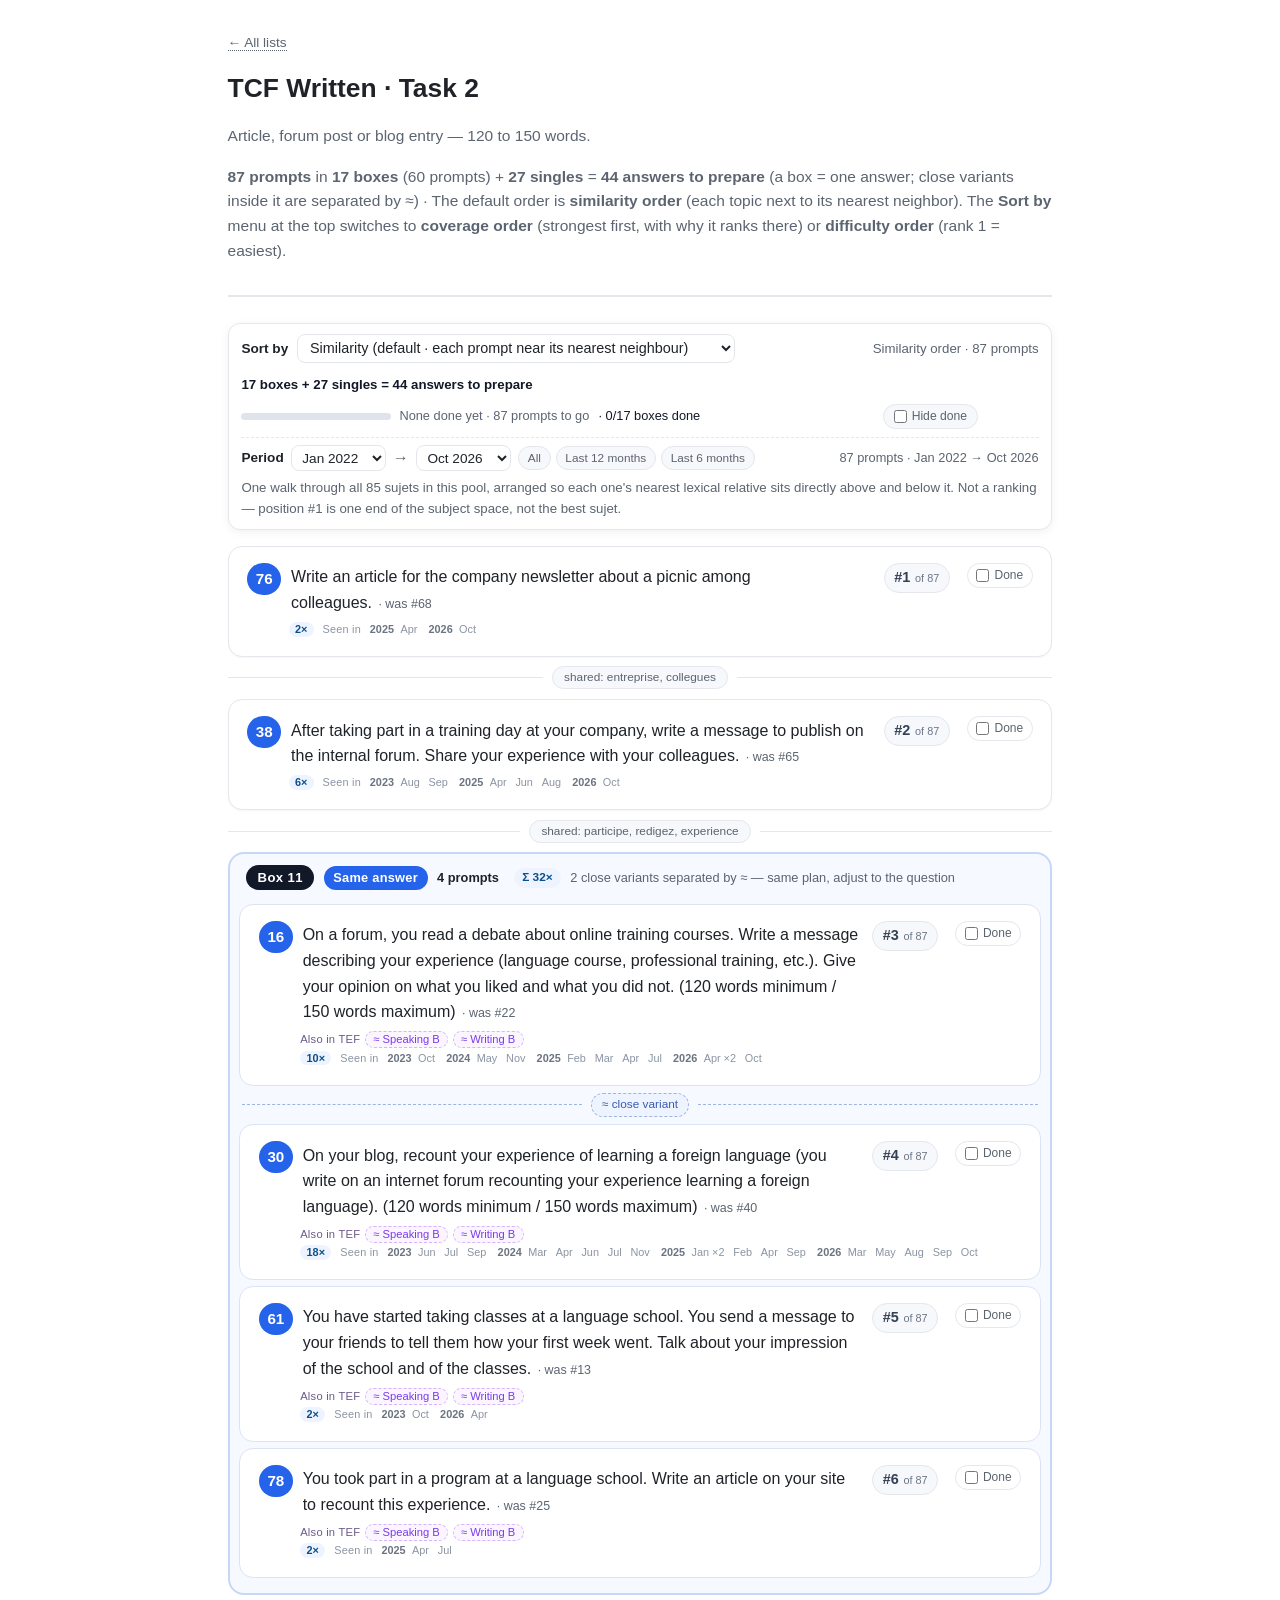
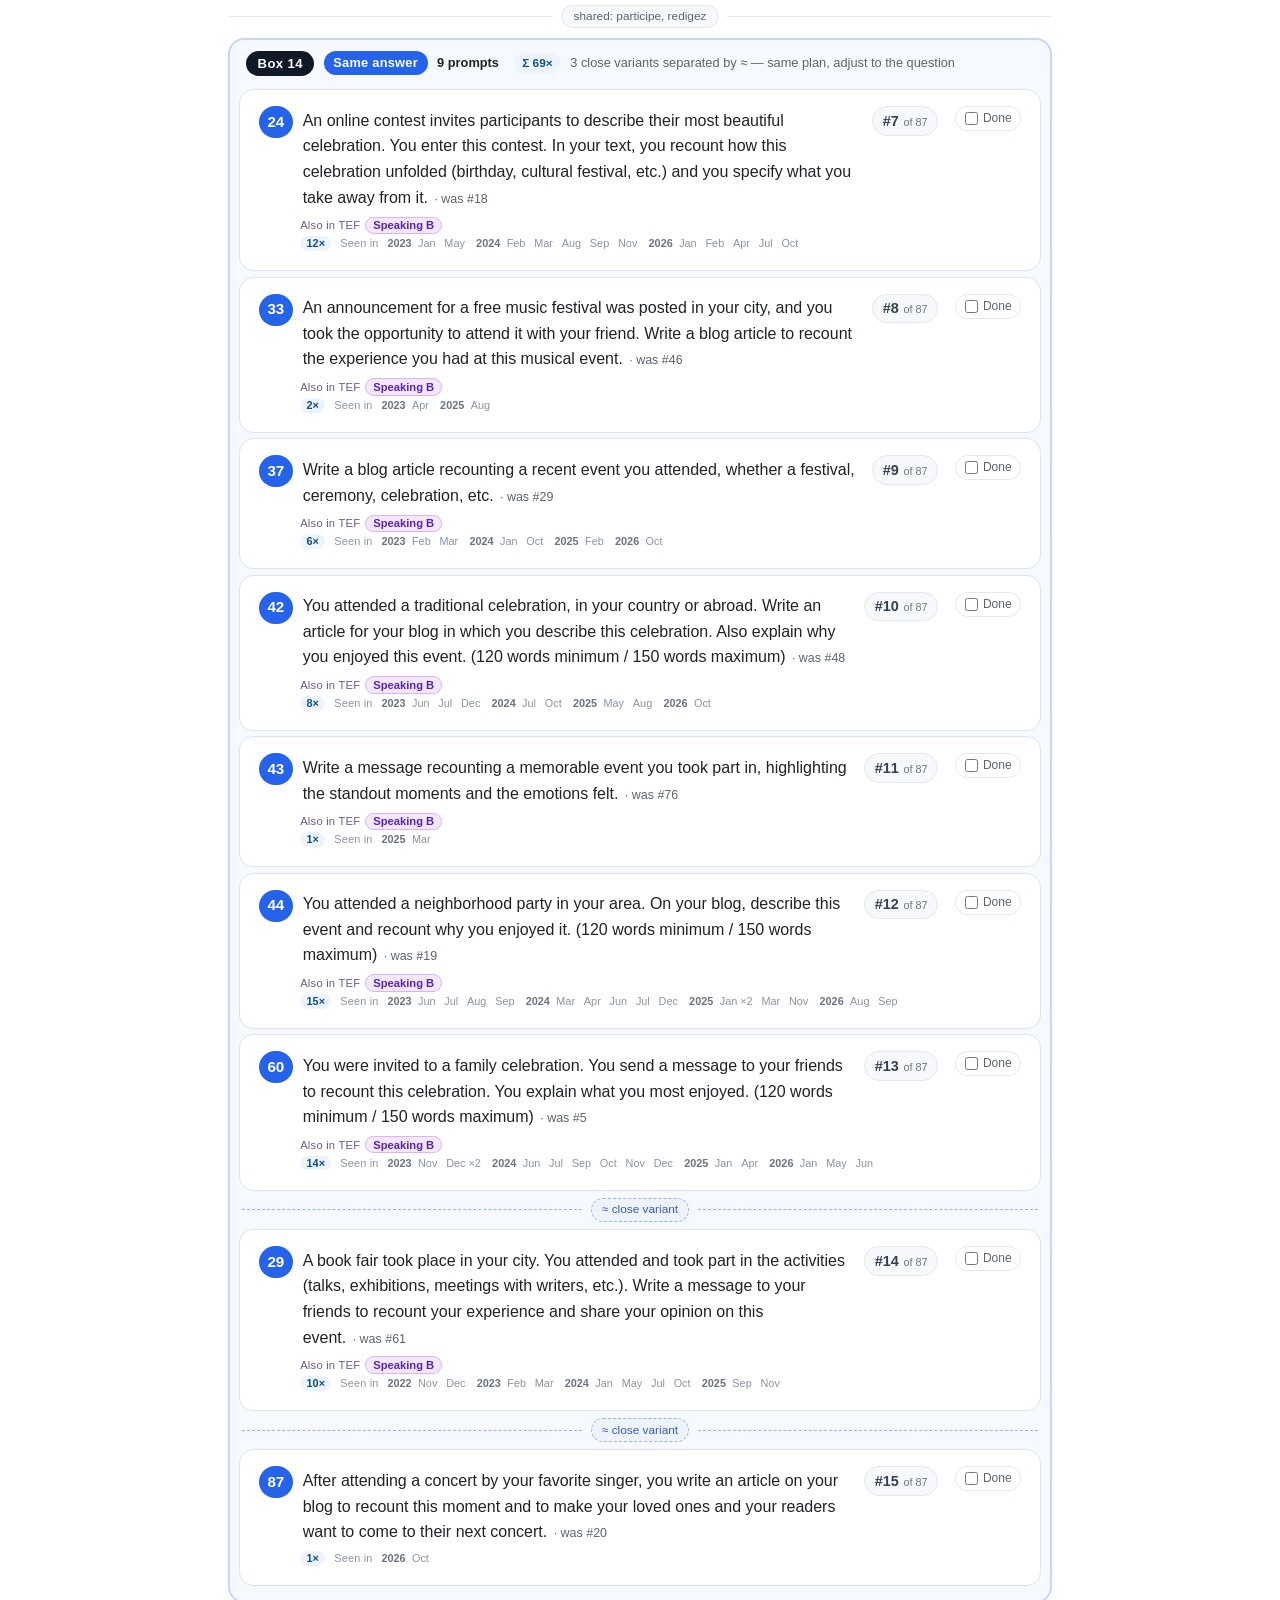
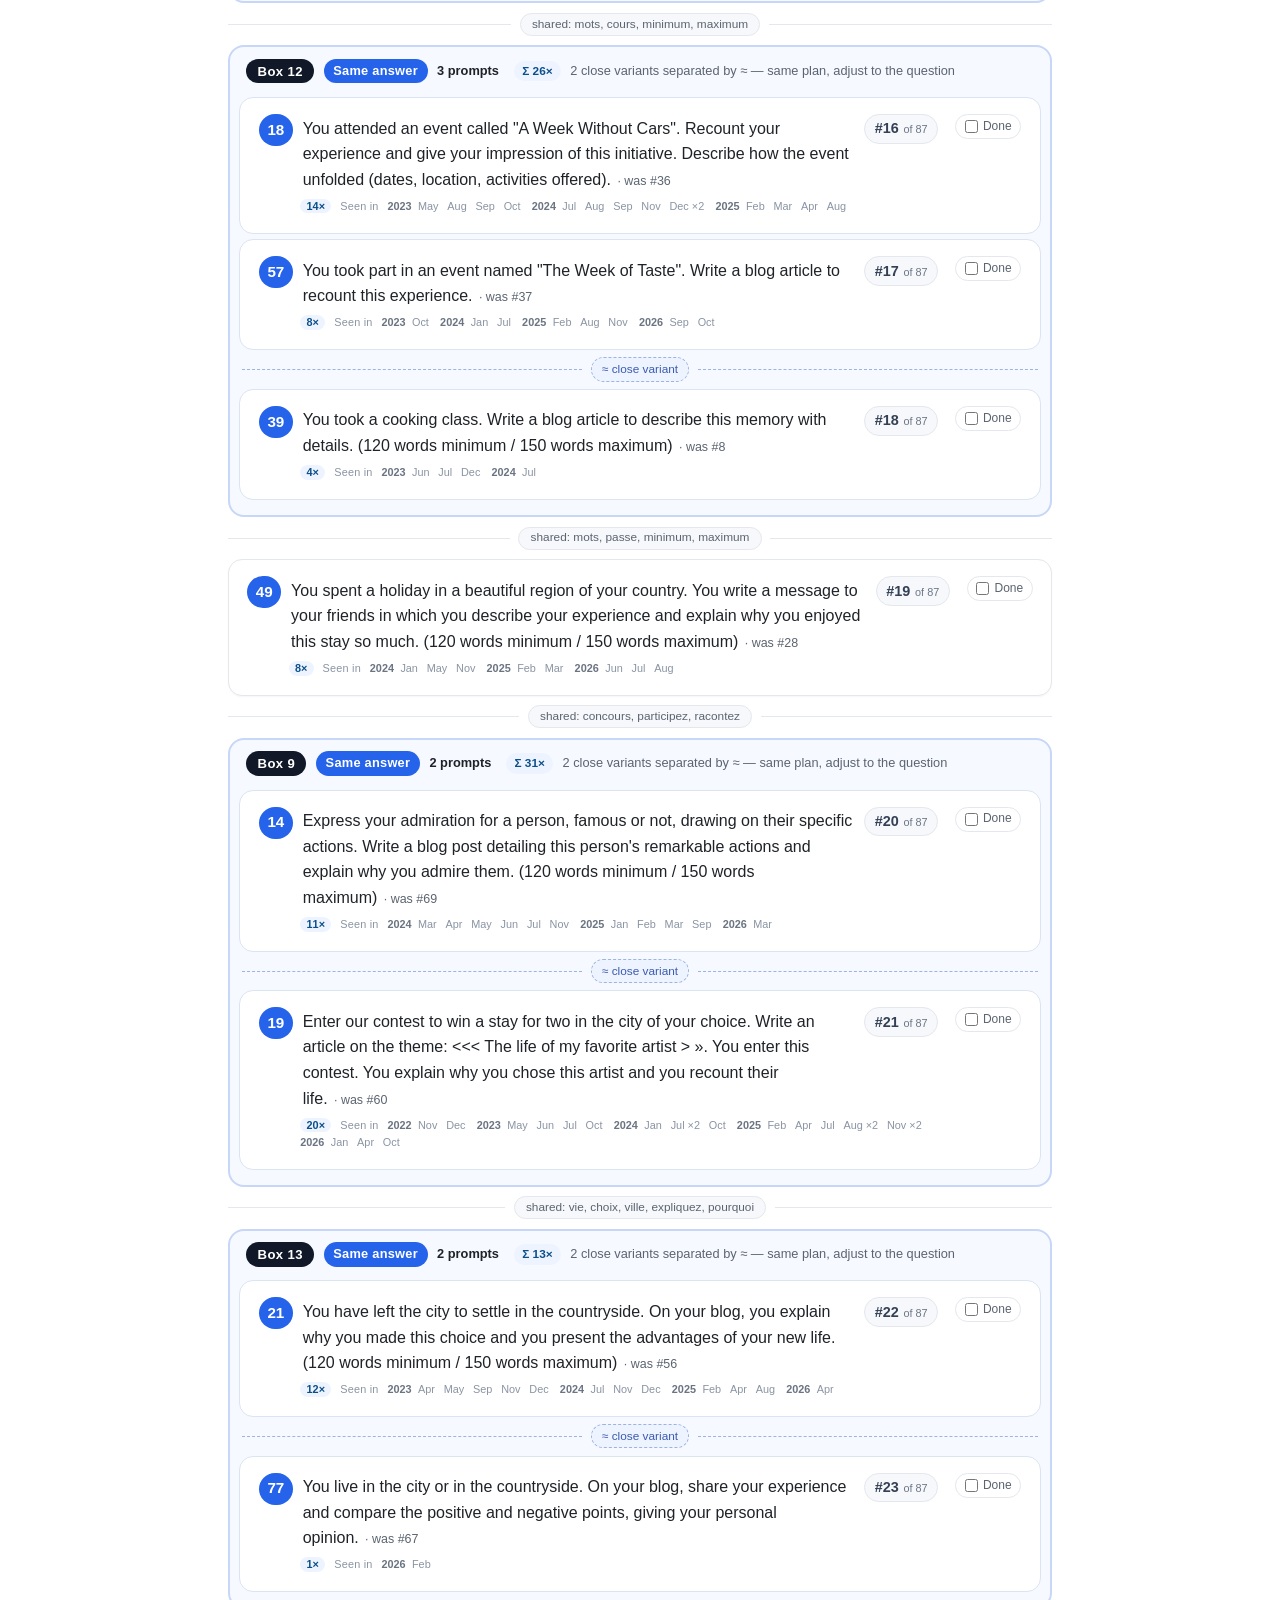
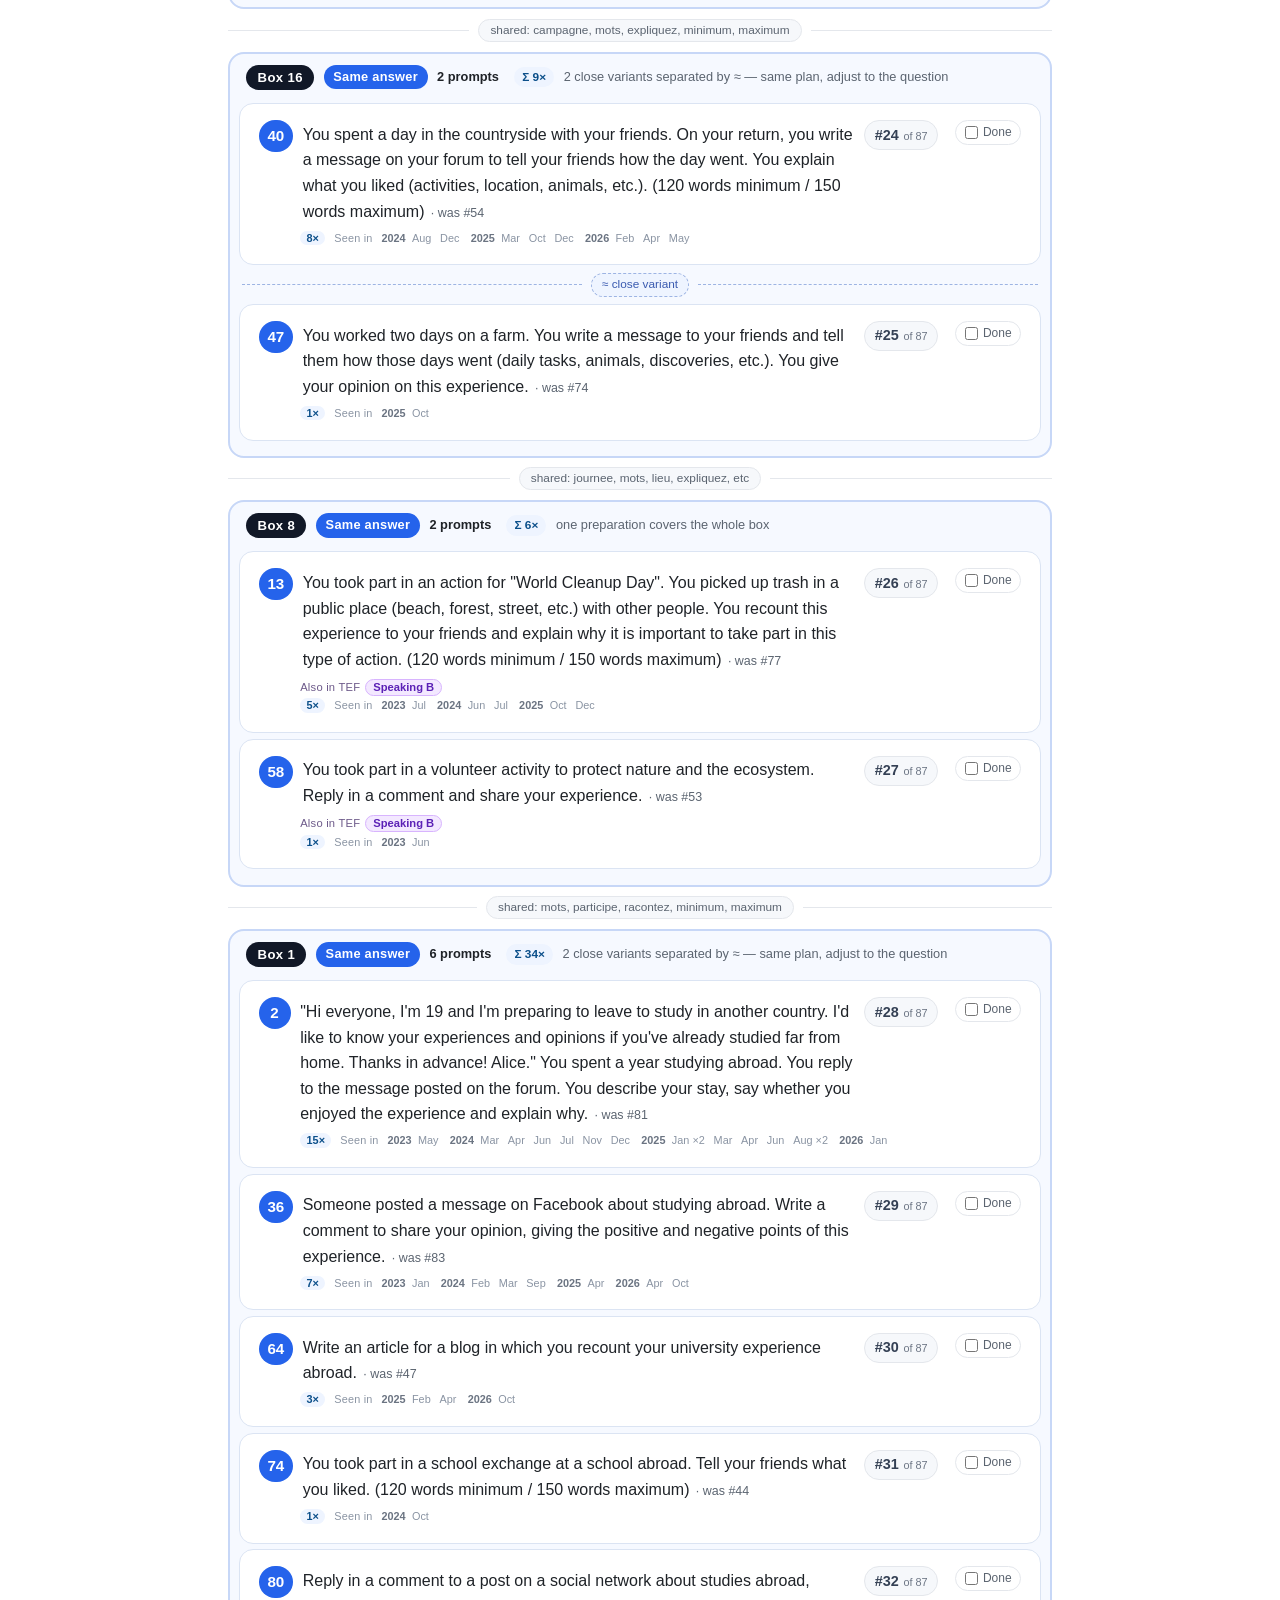
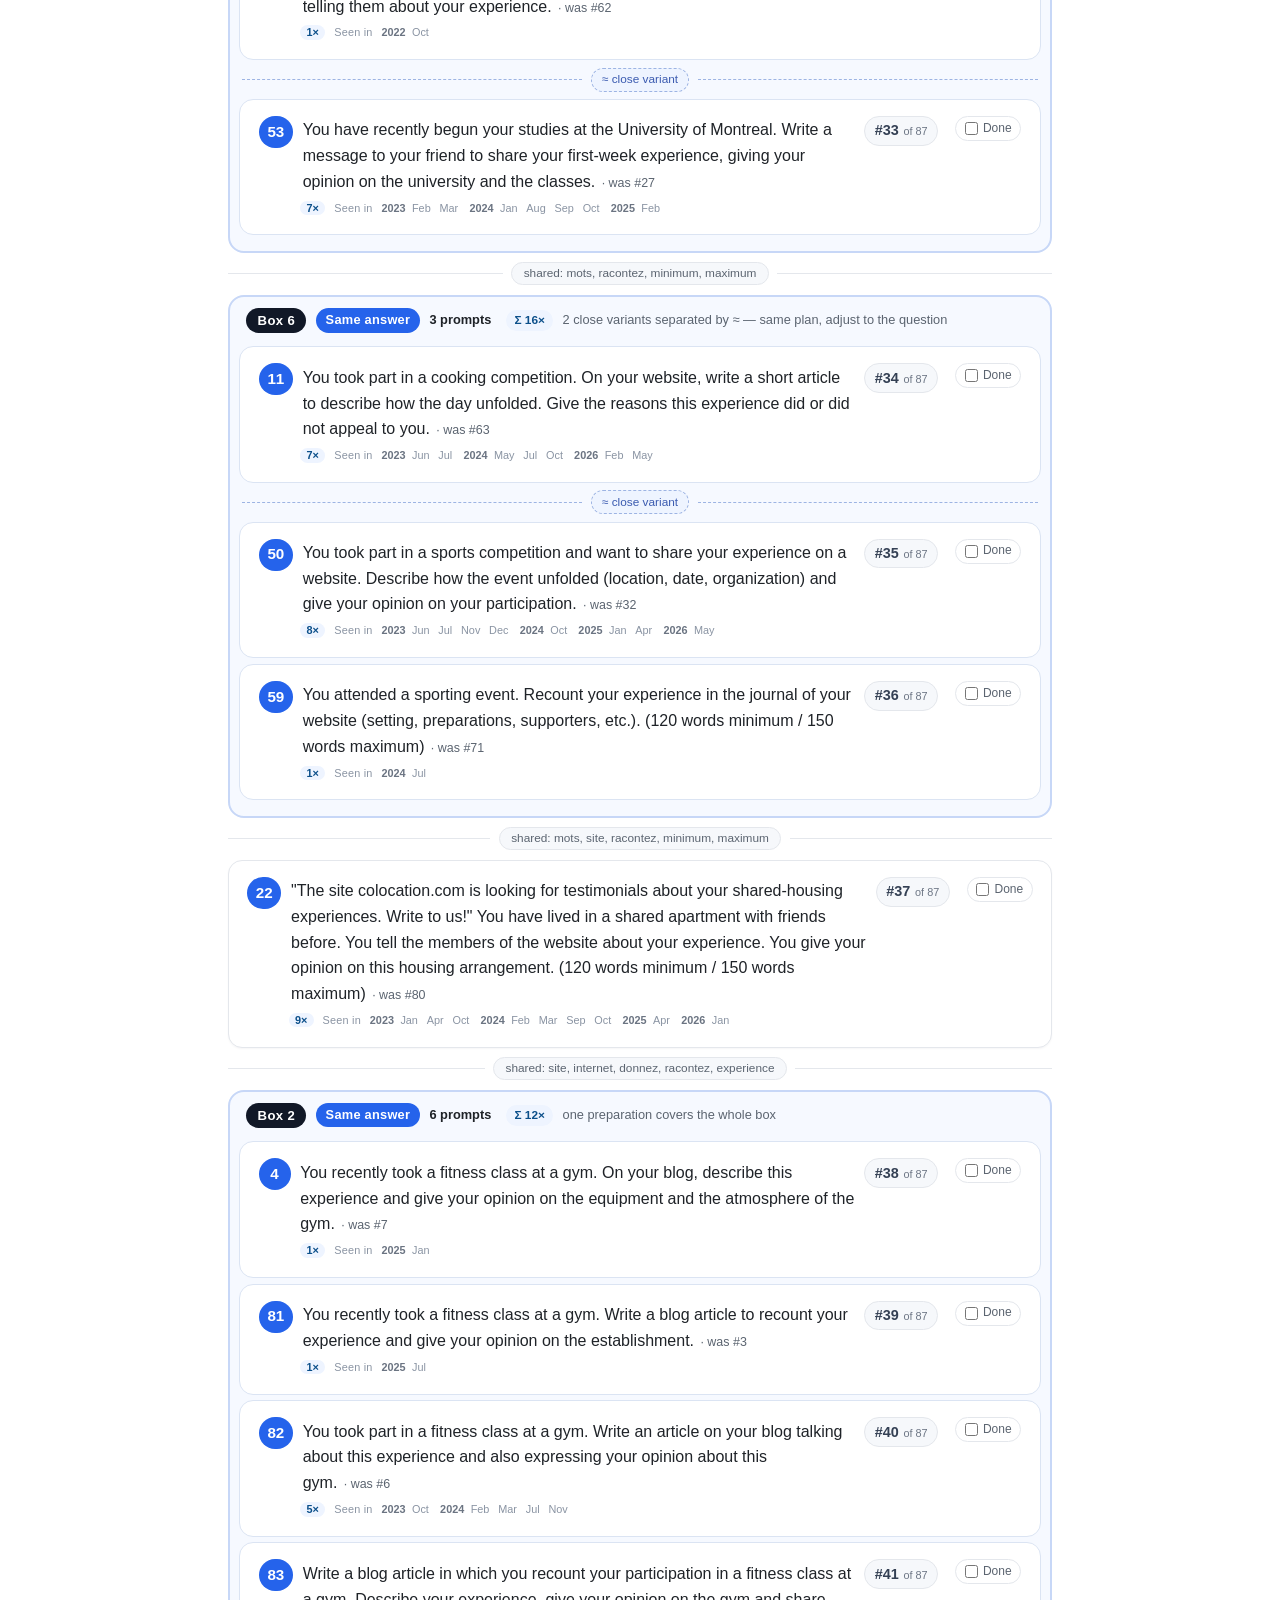
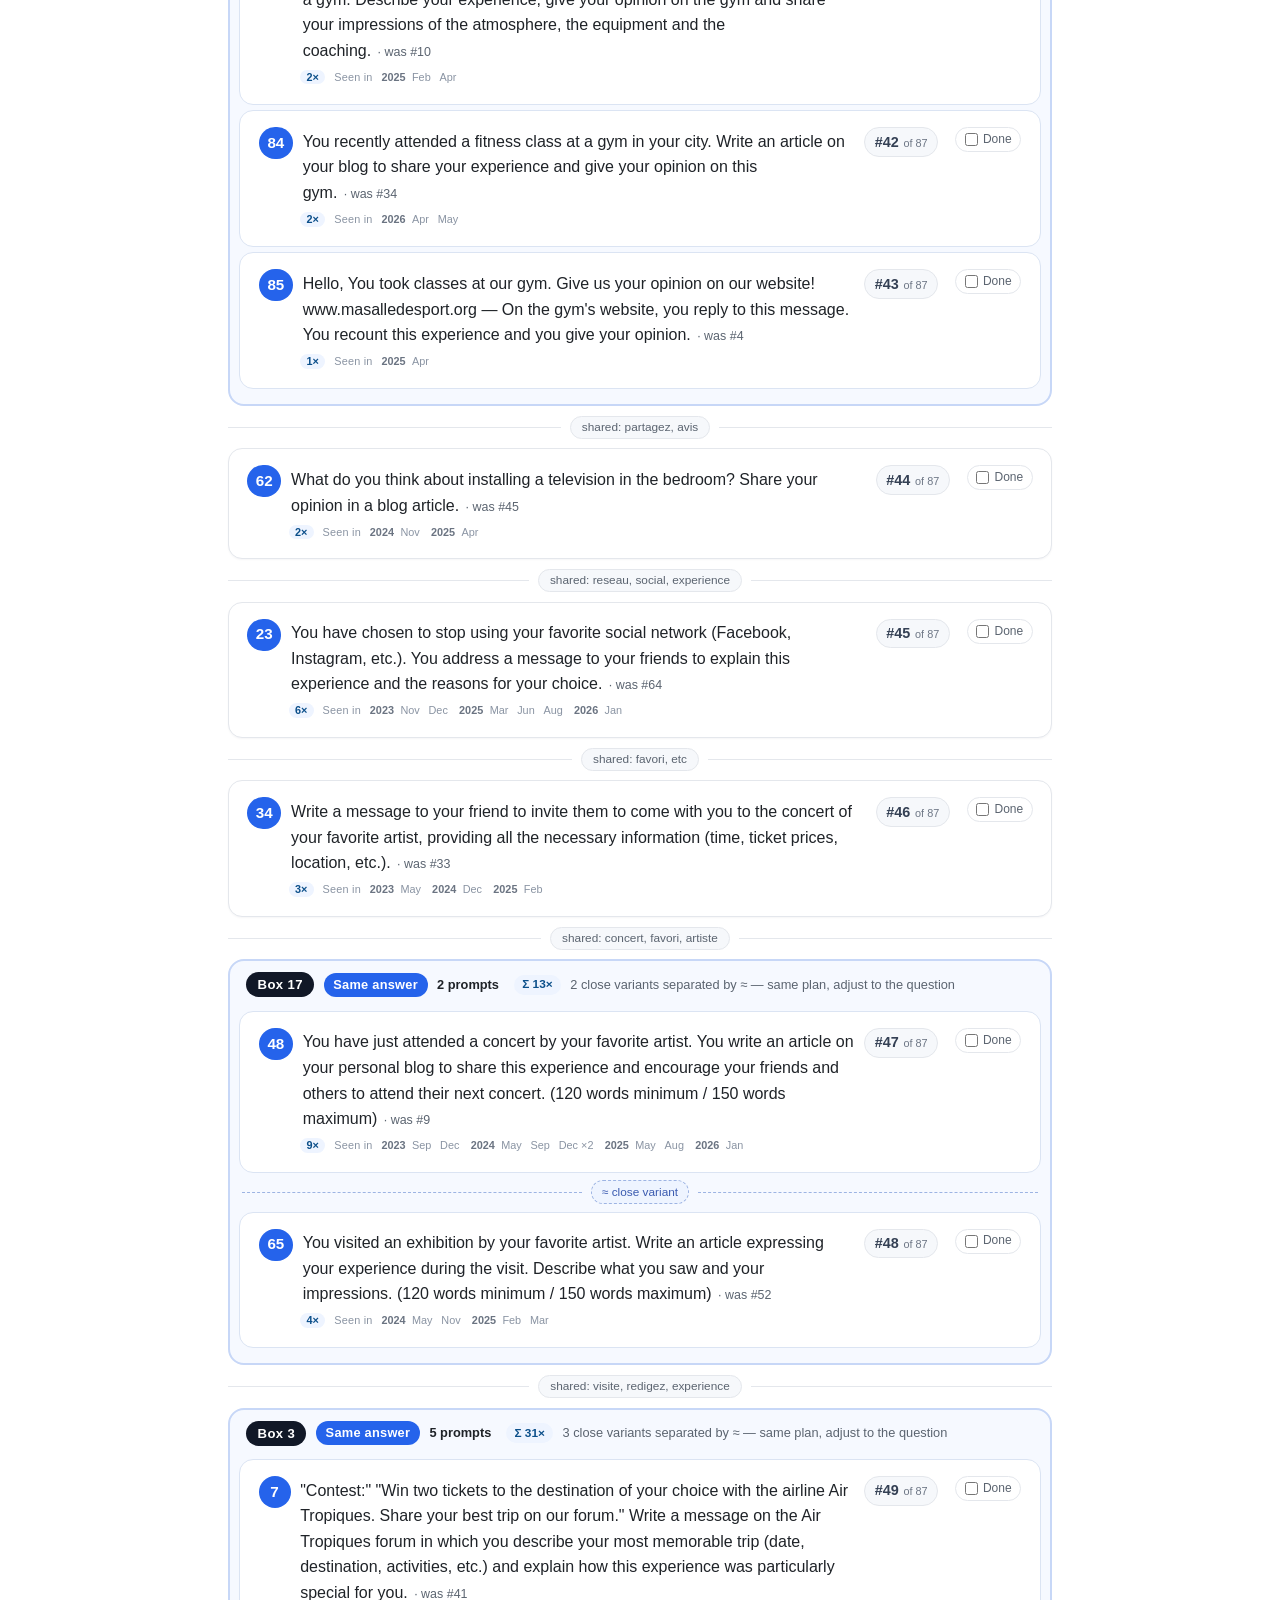
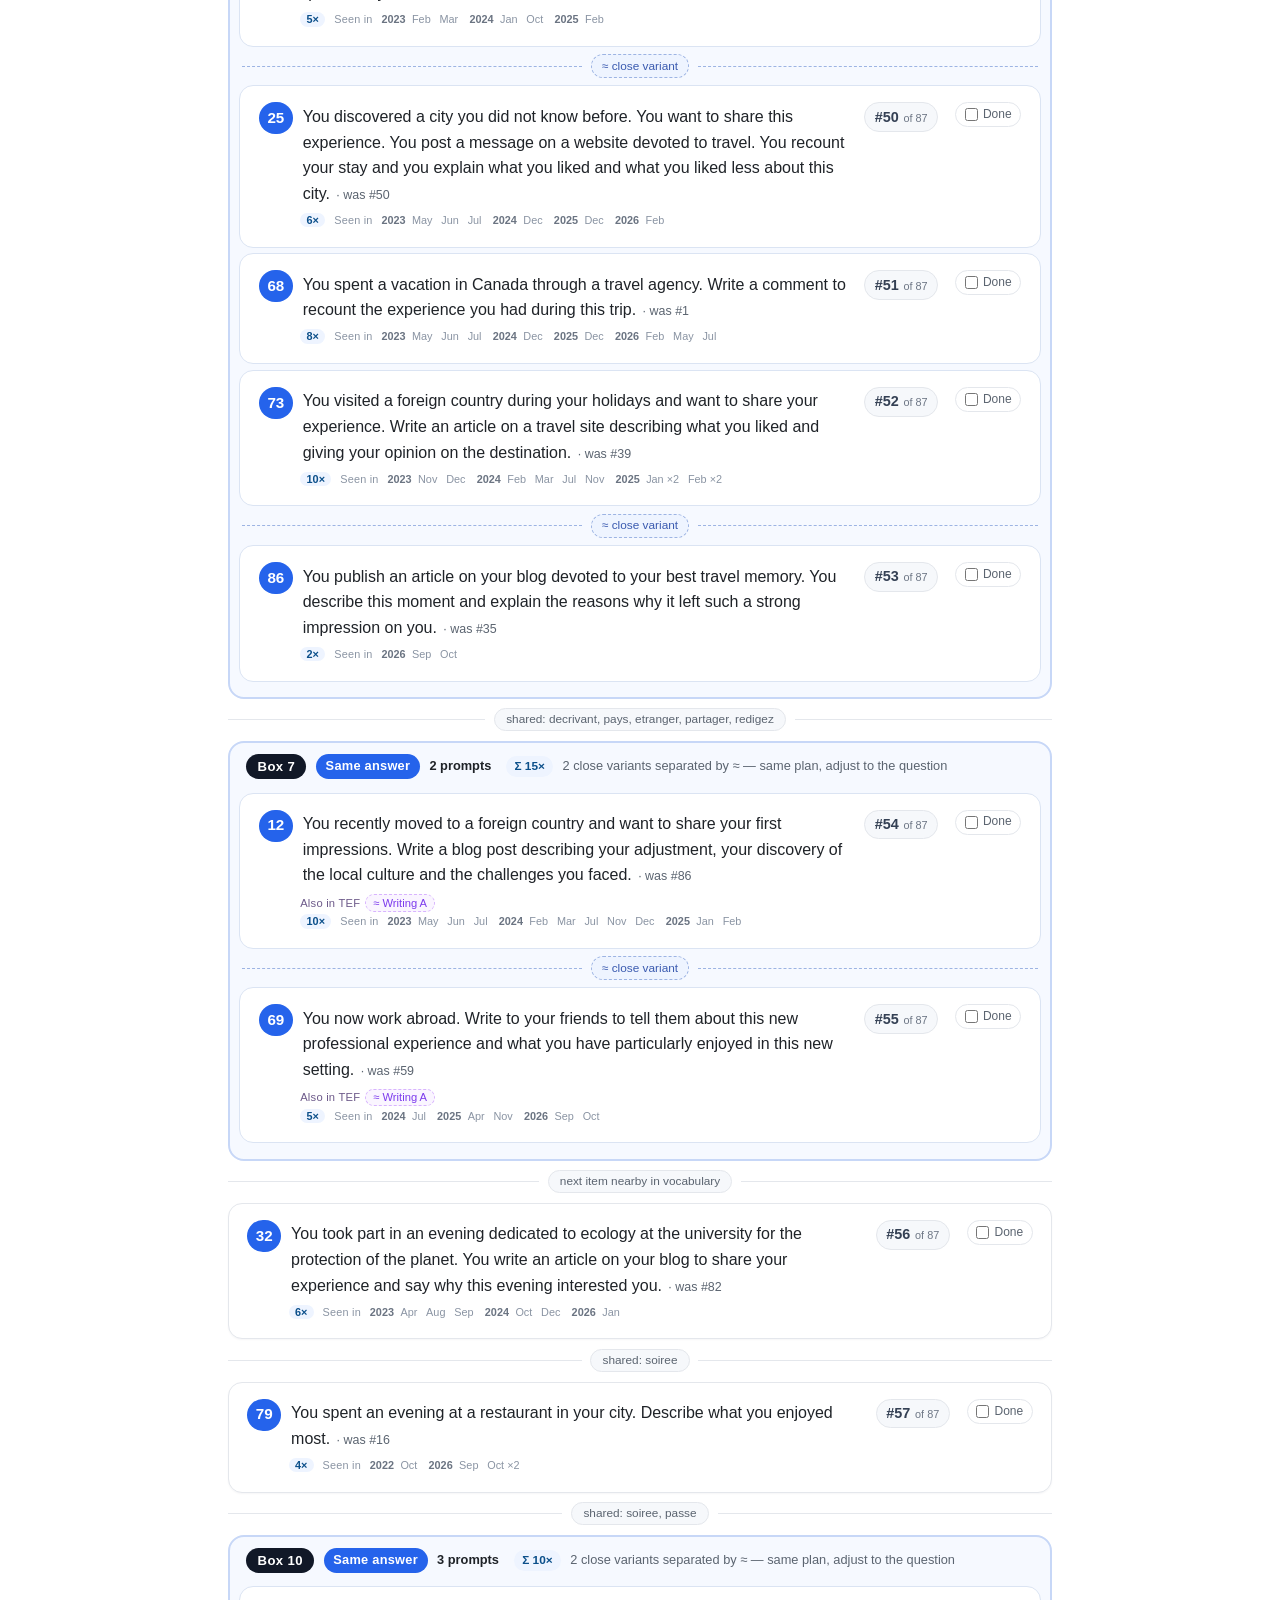
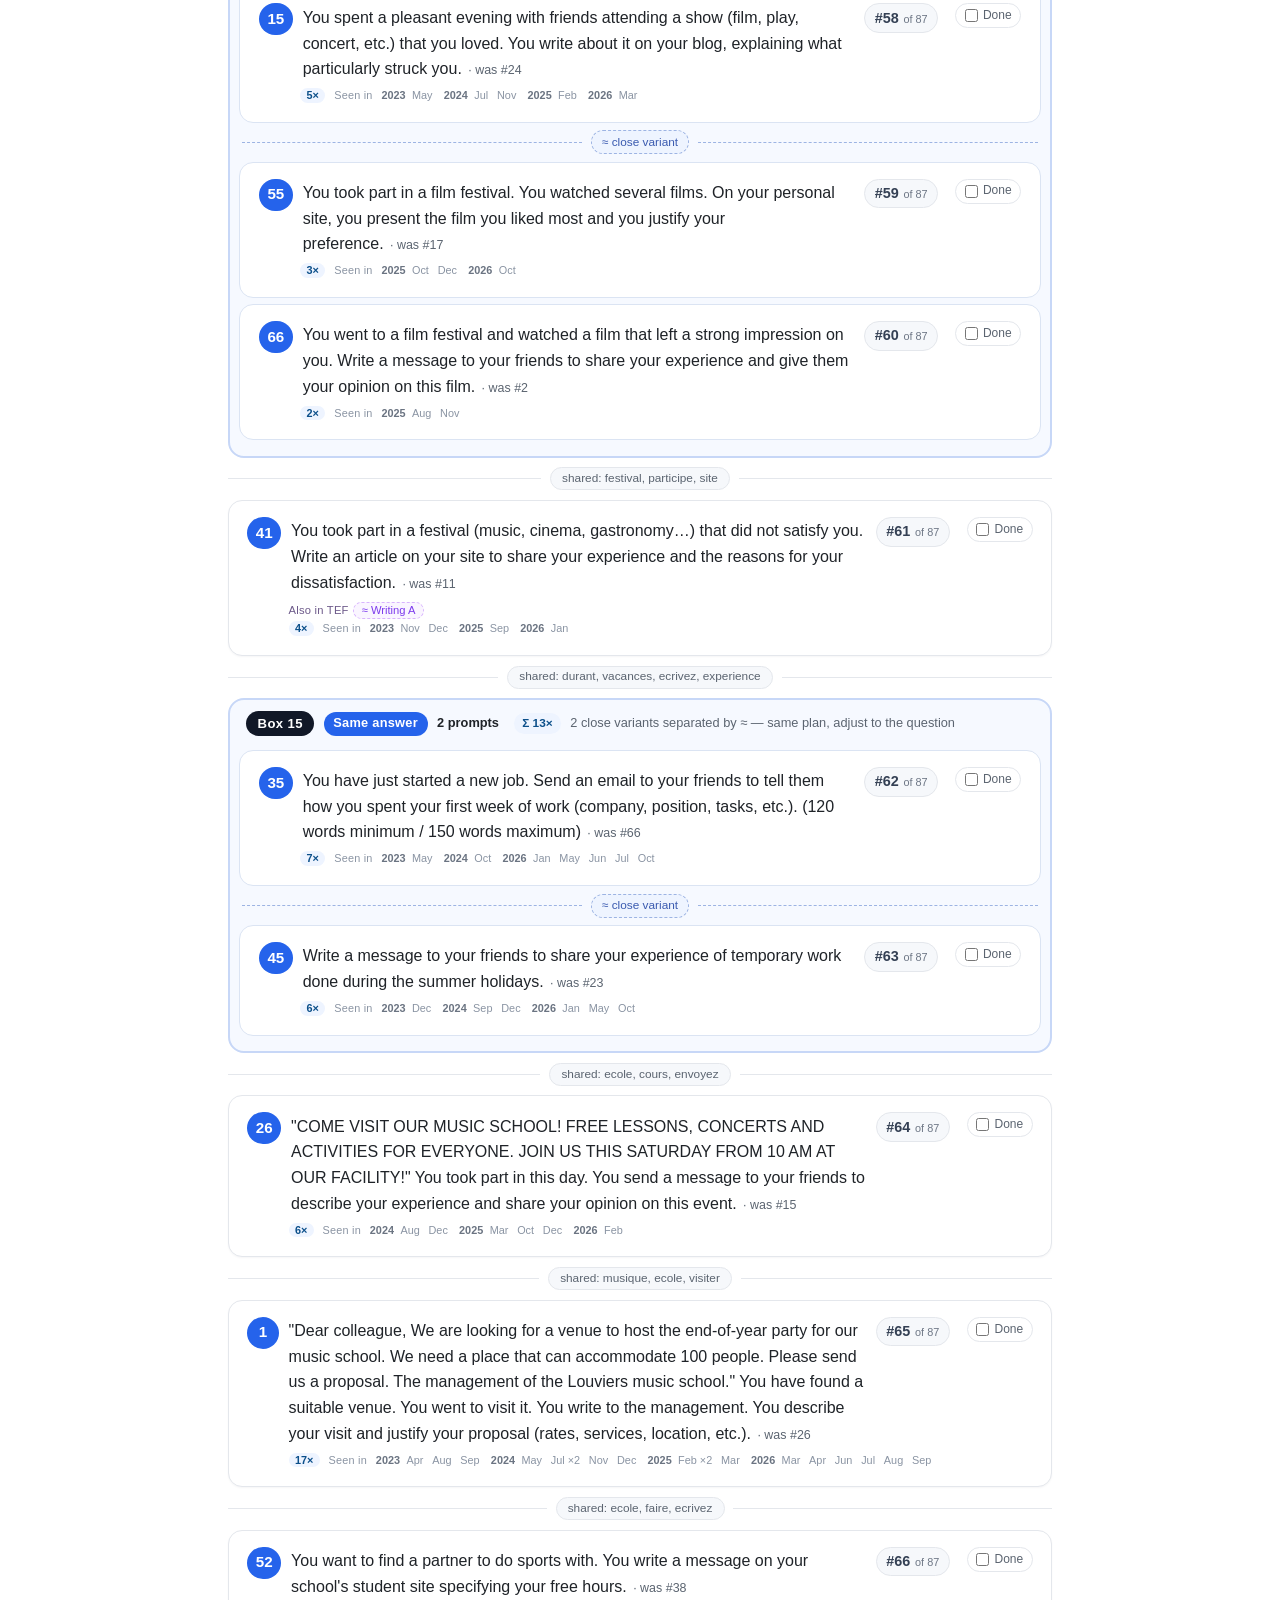
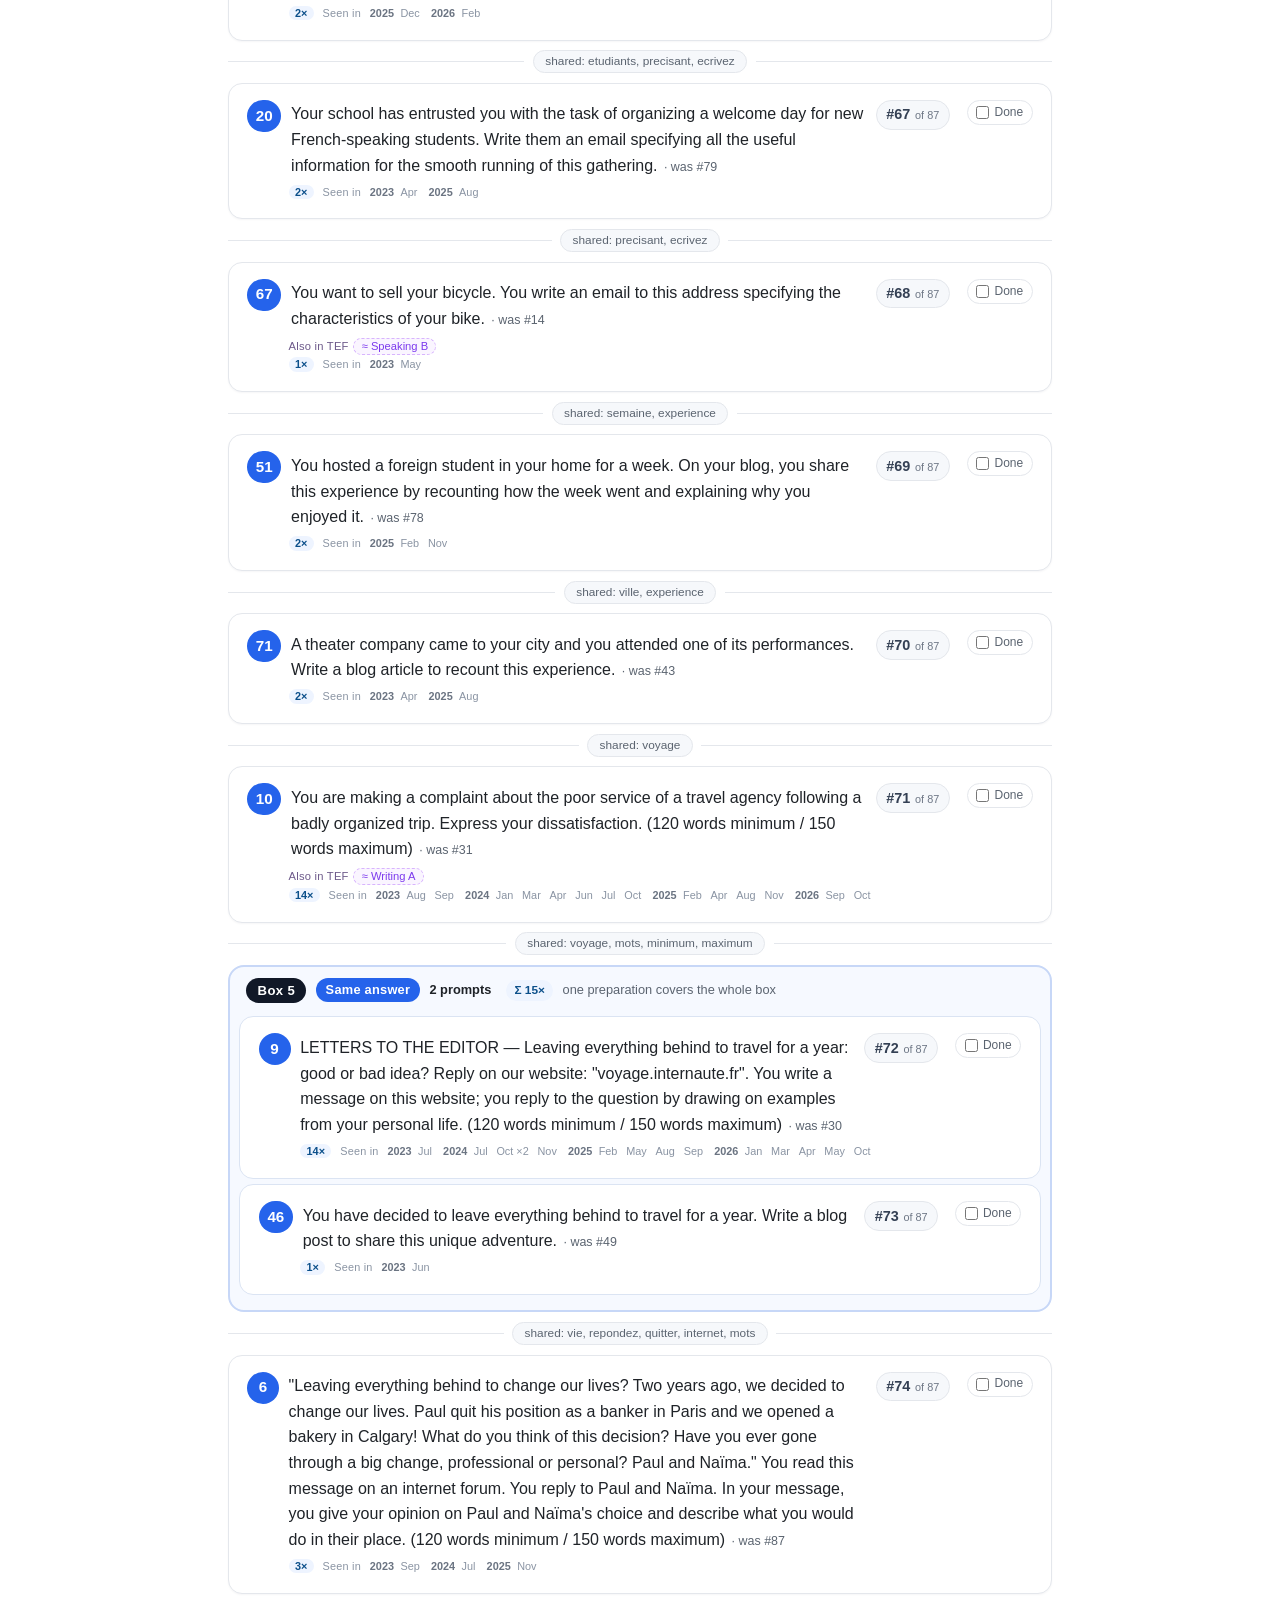
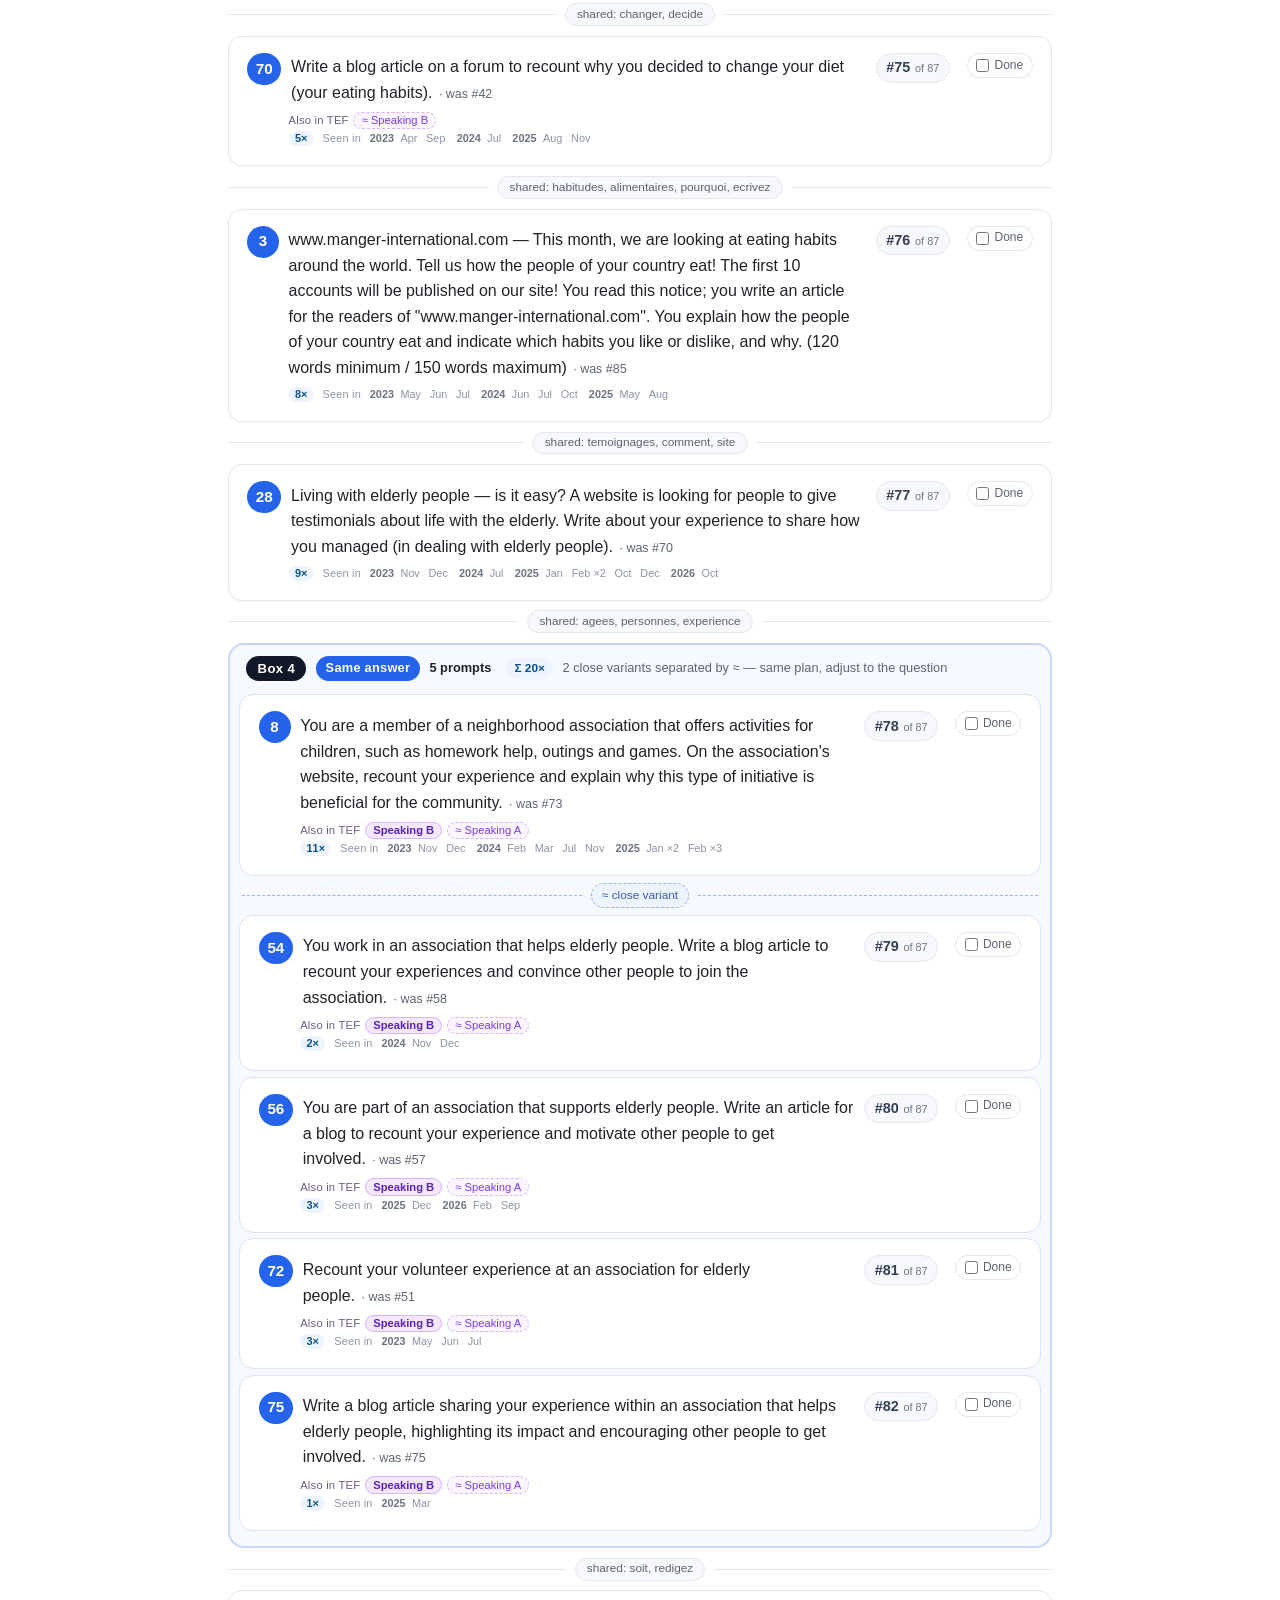
<file: ee-t2-EN.html>
<!DOCTYPE html>
<html lang="en">
<head>
<meta charset="utf-8">
<meta name="viewport" content="width=device-width, initial-scale=1, viewport-fit=cover">
<meta name="tcf-set" content="EE_T2">
<meta name="tcf-pool-size" content="87">
<title>TCF Written — Task 2 · article / forum / blog</title>
<meta name="robots" content="noindex, nofollow">
<meta name="googlebot" content="noindex, nofollow">
<style>:root{
  --ink:#1f2328; --muted:#5b6470; --line:#e4e7ec; --bg:#ffffff;
  --accent:#2563eb; --accent-soft:#eef4ff; --chip:#eef2f7;
  --doc-bg:#fbfaf6; --doc-line:#e7e2d2; --obj:#b4341f; --reb:#0f7a44;
}
*{box-sizing:border-box}
body{max-width:860px;margin:0 auto;padding:2rem 1.1rem 5rem;
  font-family:-apple-system,Segoe UI,Roboto,Helvetica,Arial,sans-serif;
  line-height:1.6;color:var(--ink);background:var(--bg);}
header.page{border-bottom:2px solid var(--line);margin-bottom:1.6rem;padding-bottom:1rem}
header.page h1{font-size:1.65rem;margin:.2rem 0 .5rem}
.crumb{font-size:.85rem;margin:0 0 .8rem;color:var(--muted)}
.crumb a{color:var(--muted);text-decoration:none;border-bottom:1px dotted var(--muted)}
.crumb a:hover{color:var(--accent);border-color:var(--accent)}
.lead{color:var(--muted);font-size:.97rem}
.callout{margin:.85rem 0 0;padding:.75rem .95rem;border-radius:12px;background:#f6f8fb;
  border:1px solid var(--line);border-left:3px solid var(--accent);
  font-size:.88rem;color:#3c4653;line-height:1.55}
.callout b{color:var(--ink)}
h2.group{font-size:1.05rem;margin:2rem 0 .2rem}
section.card{border:1px solid var(--line);border-radius:14px;padding:1rem 1.15rem 1.1rem;
  margin:.8rem 0;background:#fff;box-shadow:0 1px 2px rgba(16,24,40,.04)}
ul.links{list-style:none;padding-left:0;margin:0}
ul.links li{border-top:1px solid var(--line)}
ul.links li:first-child{border-top:none}
ul.links a{display:flex;align-items:center;gap:.55rem;flex-wrap:wrap;
  padding:.6rem .2rem;text-decoration:none;color:var(--ink);border-radius:8px}
ul.links a:hover{background:var(--accent-soft)}
ul.links a .lang{display:inline-block;background:var(--chip);border-radius:6px;
  padding:.05rem .45rem;font-weight:700;font-size:.78rem;color:#374151;flex:none}
ul.links a .what{font-size:.95rem;font-weight:600}
ul.links a .hint{color:var(--muted);font-size:.84rem}
ul.links a::after{content:"›";margin-left:auto;color:var(--muted);font-size:1.15rem;line-height:1}

section.topic{border:1px solid var(--line);border-radius:14px;padding:1rem 1.15rem 1.1rem;
  margin:.8rem 0;background:#fff;box-shadow:0 1px 2px rgba(16,24,40,.04)}
.topic-head{display:flex;gap:.6rem;align-items:flex-start;margin-bottom:.3rem}
.badge{flex:none;display:inline-flex;align-items:center;justify-content:center;
  min-width:2rem;height:2rem;padding:0 .55rem;border-radius:999px;background:var(--accent);
  color:#fff;font-weight:700;font-size:.95rem}
p.prompt{margin:.1rem 0;font-size:1rem;color:var(--ink);flex:1 1 auto}
p.prompt .orig{color:var(--muted);font-weight:500;font-size:.78rem;margin-left:.4rem;
  white-space:nowrap}
p.doc{background:var(--doc-bg);border:1px solid var(--doc-line);border-radius:10px;
  padding:.65rem .9rem;margin:.55rem 0 0;font-size:.92rem;color:#3a3a32;line-height:1.55}
p.doc b{color:#7a6a1f;font-weight:700;text-transform:uppercase;letter-spacing:.05em;
  font-size:.72rem;display:block;margin-bottom:.3rem}
footer.page{margin-top:2.5rem;border-top:1px solid var(--line);padding-top:1rem;
  color:var(--muted);font-size:.82rem}
/* tcf-group */
.tcf-group{border:2px solid #c7d7f7;border-radius:16px;padding:.55rem .6rem .6rem;margin:.8rem 0;background:#f6f9ff}
.tcf-group-head{display:flex;align-items:center;gap:.6rem;flex-wrap:wrap;padding:.15rem .45rem .5rem;font-size:.8rem;color:#344054}
.tcf-group-badge{background:#111827;color:#fff;border-radius:999px;padding:.12rem .7rem;font-weight:800;font-size:.82rem;letter-spacing:.03em;white-space:nowrap}
.tcf-group-tag{background:var(--accent);color:#fff;border-radius:999px;padding:.12rem .6rem;font-weight:700;letter-spacing:.02em;white-space:nowrap}
.tcf-group-n{font-weight:700;color:var(--ink)}
.tcf-group-hint{color:var(--muted)}
.tcf-group .tcf-core>section.topic{margin:.35rem 0;box-shadow:none;border-color:#dbe4f3}
.tcf-seam{display:flex;align-items:center;gap:.55rem;margin:.45rem .2rem}
.tcf-seam::before,.tcf-seam::after{content:'';flex:1 1 0;border-top:1px dashed #9db4e3}
.tcf-seam span{font-size:.74rem;color:#3b5bb0;background:#eef4ff;border:1px dashed #9db4e3;border-radius:999px;padding:.1rem .65rem;white-space:nowrap}
/* /tcf-group */
</style>
</head>
<body>
<header class="page">
  <p class="crumb"><a href="index.html">← All lists</a></p>
  <h1>TCF Written · Task 2</h1>
  <p class="lead">Article, forum post or blog entry — 120 to 150 words.</p>
  <p class="lead"><b>87 prompts</b> in <b>17 boxes</b> (60 prompts) + <b>27 singles</b> = <b>44 answers to prepare</b> (a box = one answer; close variants inside it are separated by ≈) · The default order is <b>similarity order</b> (each topic next to its nearest neighbor). The <b>Sort by</b> menu at the top switches to <b>coverage order</b> (strongest first, with why it ranks there) or <b>difficulty order</b> (rank 1 = easiest).</p>
</header>
<section class="topic" id="p-1">
  <div class="topic-head">
    <span class="badge">1</span>
    <p class="prompt">"Dear colleague, We are looking for a venue to host the end-of-year party for our music school. We need a place that can accommodate 100 people. Please send us a proposal. The management of the Louviers music school." You have found a suitable venue. You went to visit it. You write to the management. You describe your visit and justify your proposal (rates, services, location, etc.).<span class="orig">· was #26</span></p>
  </div>
</section>
<div class="tcf-group" id="g-EE_T2-1">
<div class="tcf-group-head"><span class="tcf-group-badge">Box 1</span><span class="tcf-group-tag">Same answer</span><span class="tcf-group-n">6 prompts</span><span class="tcf-group-hint">2 close variants separated by ≈ — same plan, adjust to the question</span></div>
<div class="tcf-core">
<section class="topic" id="p-2">
  <div class="topic-head">
    <span class="badge">2</span>
    <p class="prompt">"Hi everyone, I'm 19 and I'm preparing to leave to study in another country. I'd like to know your experiences and opinions if you've already studied far from home. Thanks in advance! Alice." You spent a year studying abroad. You reply to the message posted on the forum. You describe your stay, say whether you enjoyed the experience and explain why.<span class="orig">· was #81</span></p>
  </div>
</section>
<section class="topic" id="p-36">
  <div class="topic-head">
    <span class="badge">36</span>
    <p class="prompt">Someone posted a message on Facebook about studying abroad. Write a comment to share your opinion, giving the positive and negative points of this experience.<span class="orig">· was #83</span></p>
  </div>
</section>
<section class="topic" id="p-64">
  <div class="topic-head">
    <span class="badge">64</span>
    <p class="prompt">Write an article for a blog in which you recount your university experience abroad.<span class="orig">· was #47</span></p>
  </div>
</section>
<section class="topic" id="p-74">
  <div class="topic-head">
    <span class="badge">74</span>
    <p class="prompt">You took part in a school exchange at a school abroad. Tell your friends what you liked. (120 words minimum / 150 words maximum)<span class="orig">· was #44</span></p>
  </div>
</section>
<section class="topic" id="p-80">
  <div class="topic-head">
    <span class="badge">80</span>
    <p class="prompt">Reply in a comment to a post on a social network about studies abroad, telling them about your experience.<span class="orig">· was #62</span></p>
  </div>
</section>
</div>
<div class="tcf-seam" aria-hidden="true"><span>≈ close variant</span></div>
<div class="tcf-core">
<section class="topic" id="p-53">
  <div class="topic-head">
    <span class="badge">53</span>
    <p class="prompt">You have recently begun your studies at the University of Montreal. Write a message to your friend to share your first-week experience, giving your opinion on the university and the classes.<span class="orig">· was #27</span></p>
  </div>
</section>
</div>
</div><!-- /tcf-group -->
<section class="topic" id="p-3">
  <div class="topic-head">
    <span class="badge">3</span>
    <p class="prompt">www.manger-international.com — This month, we are looking at eating habits around the world. Tell us how the people of your country eat! The first 10 accounts will be published on our site! You read this notice; you write an article for the readers of "www.manger-international.com". You explain how the people of your country eat and indicate which habits you like or dislike, and why. (120 words minimum / 150 words maximum)<span class="orig">· was #85</span></p>
  </div>
</section>
<div class="tcf-group" id="g-EE_T2-2">
<div class="tcf-group-head"><span class="tcf-group-badge">Box 2</span><span class="tcf-group-tag">Same answer</span><span class="tcf-group-n">6 prompts</span><span class="tcf-group-hint">one preparation covers the whole box</span></div>
<div class="tcf-core">
<section class="topic" id="p-4">
  <div class="topic-head">
    <span class="badge">4</span>
    <p class="prompt">You recently took a fitness class at a gym. On your blog, describe this experience and give your opinion on the equipment and the atmosphere of the gym.<span class="orig">· was #7</span></p>
  </div>
</section>
<section class="topic" id="p-81">
  <div class="topic-head">
    <span class="badge">81</span>
    <p class="prompt">You recently took a fitness class at a gym. Write a blog article to recount your experience and give your opinion on the establishment.<span class="orig">· was #3</span></p>
  </div>
</section>
<section class="topic" id="p-82">
  <div class="topic-head">
    <span class="badge">82</span>
    <p class="prompt">You took part in a fitness class at a gym. Write an article on your blog talking about this experience and also expressing your opinion about this gym.<span class="orig">· was #6</span></p>
  </div>
</section>
<section class="topic" id="p-83">
  <div class="topic-head">
    <span class="badge">83</span>
    <p class="prompt">Write a blog article in which you recount your participation in a fitness class at a gym. Describe your experience, give your opinion on the gym and share your impressions of the atmosphere, the equipment and the coaching.<span class="orig">· was #10</span></p>
  </div>
</section>
<section class="topic" id="p-84">
  <div class="topic-head">
    <span class="badge">84</span>
    <p class="prompt">You recently attended a fitness class at a gym in your city. Write an article on your blog to share your experience and give your opinion on this gym.<span class="orig">· was #34</span></p>
  </div>
</section>
<section class="topic" id="p-85">
  <div class="topic-head">
    <span class="badge">85</span>
    <p class="prompt">Hello, You took classes at our gym. Give us your opinion on our website! www.masalledesport.org — On the gym's website, you reply to this message. You recount this experience and you give your opinion.<span class="orig">· was #4</span></p>
  </div>
</section>
</div>
</div><!-- /tcf-group -->
<section class="topic" id="p-5">
  <div class="topic-head">
    <span class="badge">5</span>
    <p class="prompt">Aaron and Perla sent you a message to tell you they will come visit your country during their holidays in January. They want to discover historic sites and typical dishes. You reply with suggestions, justifying your choice with your own experience and sharing places and experiences from your last vacation.<span class="orig">· was #72</span></p>
  </div>
</section>
<section class="topic" id="p-6">
  <div class="topic-head">
    <span class="badge">6</span>
    <p class="prompt">"Leaving everything behind to change our lives? Two years ago, we decided to change our lives. Paul quit his position as a banker in Paris and we opened a bakery in Calgary! What do you think of this decision? Have you ever gone through a big change, professional or personal? Paul and Naïma." You read this message on an internet forum. You reply to Paul and Naïma. In your message, you give your opinion on Paul and Naïma's choice and describe what you would do in their place. (120 words minimum / 150 words maximum)<span class="orig">· was #87</span></p>
  </div>
</section>
<div class="tcf-group" id="g-EE_T2-3">
<div class="tcf-group-head"><span class="tcf-group-badge">Box 3</span><span class="tcf-group-tag">Same answer</span><span class="tcf-group-n">5 prompts</span><span class="tcf-group-hint">3 close variants separated by ≈ — same plan, adjust to the question</span></div>
<div class="tcf-core">
<section class="topic" id="p-7">
  <div class="topic-head">
    <span class="badge">7</span>
    <p class="prompt">"Contest:" "Win two tickets to the destination of your choice with the airline Air Tropiques. Share your best trip on our forum." Write a message on the Air Tropiques forum in which you describe your most memorable trip (date, destination, activities, etc.) and explain how this experience was particularly special for you.<span class="orig">· was #41</span></p>
  </div>
</section>
</div>
<div class="tcf-seam" aria-hidden="true"><span>≈ close variant</span></div>
<div class="tcf-core">
<section class="topic" id="p-25">
  <div class="topic-head">
    <span class="badge">25</span>
    <p class="prompt">You discovered a city you did not know before. You want to share this experience. You post a message on a website devoted to travel. You recount your stay and you explain what you liked and what you liked less about this city.<span class="orig">· was #50</span></p>
  </div>
</section>
<section class="topic" id="p-68">
  <div class="topic-head">
    <span class="badge">68</span>
    <p class="prompt">You spent a vacation in Canada through a travel agency. Write a comment to recount the experience you had during this trip.<span class="orig">· was #1</span></p>
  </div>
</section>
<section class="topic" id="p-73">
  <div class="topic-head">
    <span class="badge">73</span>
    <p class="prompt">You visited a foreign country during your holidays and want to share your experience. Write an article on a travel site describing what you liked and giving your opinion on the destination.<span class="orig">· was #39</span></p>
  </div>
</section>
</div>
<div class="tcf-seam" aria-hidden="true"><span>≈ close variant</span></div>
<div class="tcf-core">
<section class="topic" id="p-86">
  <div class="topic-head">
    <span class="badge">86</span>
    <p class="prompt">You publish an article on your blog devoted to your best travel memory. You describe this moment and explain the reasons why it left such a strong impression on you.<span class="orig">· was #35</span></p>
  </div>
</section>
</div>
</div><!-- /tcf-group -->
<div class="tcf-group" id="g-EE_T2-4">
<div class="tcf-group-head"><span class="tcf-group-badge">Box 4</span><span class="tcf-group-tag">Same answer</span><span class="tcf-group-n">5 prompts</span><span class="tcf-group-hint">2 close variants separated by ≈ — same plan, adjust to the question</span></div>
<div class="tcf-core">
<section class="topic" id="p-8">
  <div class="topic-head">
    <span class="badge">8</span>
    <p class="prompt">You are a member of a neighborhood association that offers activities for children, such as homework help, outings and games. On the association's website, recount your experience and explain why this type of initiative is beneficial for the community.<span class="orig">· was #73</span></p>
  </div>
</section>
</div>
<div class="tcf-seam" aria-hidden="true"><span>≈ close variant</span></div>
<div class="tcf-core">
<section class="topic" id="p-54">
  <div class="topic-head">
    <span class="badge">54</span>
    <p class="prompt">You work in an association that helps elderly people. Write a blog article to recount your experiences and convince other people to join the association.<span class="orig">· was #58</span></p>
  </div>
</section>
<section class="topic" id="p-56">
  <div class="topic-head">
    <span class="badge">56</span>
    <p class="prompt">You are part of an association that supports elderly people. Write an article for a blog to recount your experience and motivate other people to get involved.<span class="orig">· was #57</span></p>
  </div>
</section>
<section class="topic" id="p-72">
  <div class="topic-head">
    <span class="badge">72</span>
    <p class="prompt">Recount your volunteer experience at an association for elderly people.<span class="orig">· was #51</span></p>
  </div>
</section>
<section class="topic" id="p-75">
  <div class="topic-head">
    <span class="badge">75</span>
    <p class="prompt">Write a blog article sharing your experience within an association that helps elderly people, highlighting its impact and encouraging other people to get involved.<span class="orig">· was #75</span></p>
  </div>
</section>
</div>
</div><!-- /tcf-group -->
<div class="tcf-group" id="g-EE_T2-5">
<div class="tcf-group-head"><span class="tcf-group-badge">Box 5</span><span class="tcf-group-tag">Same answer</span><span class="tcf-group-n">2 prompts</span><span class="tcf-group-hint">one preparation covers the whole box</span></div>
<div class="tcf-core">
<section class="topic" id="p-9">
  <div class="topic-head">
    <span class="badge">9</span>
    <p class="prompt">LETTERS TO THE EDITOR — Leaving everything behind to travel for a year: good or bad idea? Reply on our website: "voyage.internaute.fr". You write a message on this website; you reply to the question by drawing on examples from your personal life. (120 words minimum / 150 words maximum)<span class="orig">· was #30</span></p>
  </div>
</section>
<section class="topic" id="p-46">
  <div class="topic-head">
    <span class="badge">46</span>
    <p class="prompt">You have decided to leave everything behind to travel for a year. Write a blog post to share this unique adventure.<span class="orig">· was #49</span></p>
  </div>
</section>
</div>
</div><!-- /tcf-group -->
<section class="topic" id="p-10">
  <div class="topic-head">
    <span class="badge">10</span>
    <p class="prompt">You are making a complaint about the poor service of a travel agency following a badly organized trip. Express your dissatisfaction. (120 words minimum / 150 words maximum)<span class="orig">· was #31</span></p>
  </div>
</section>
<div class="tcf-group" id="g-EE_T2-6">
<div class="tcf-group-head"><span class="tcf-group-badge">Box 6</span><span class="tcf-group-tag">Same answer</span><span class="tcf-group-n">3 prompts</span><span class="tcf-group-hint">2 close variants separated by ≈ — same plan, adjust to the question</span></div>
<div class="tcf-core">
<section class="topic" id="p-11">
  <div class="topic-head">
    <span class="badge">11</span>
    <p class="prompt">You took part in a cooking competition. On your website, write a short article to describe how the day unfolded. Give the reasons this experience did or did not appeal to you.<span class="orig">· was #63</span></p>
  </div>
</section>
</div>
<div class="tcf-seam" aria-hidden="true"><span>≈ close variant</span></div>
<div class="tcf-core">
<section class="topic" id="p-50">
  <div class="topic-head">
    <span class="badge">50</span>
    <p class="prompt">You took part in a sports competition and want to share your experience on a website. Describe how the event unfolded (location, date, organization) and give your opinion on your participation.<span class="orig">· was #32</span></p>
  </div>
</section>
<section class="topic" id="p-59">
  <div class="topic-head">
    <span class="badge">59</span>
    <p class="prompt">You attended a sporting event. Recount your experience in the journal of your website (setting, preparations, supporters, etc.). (120 words minimum / 150 words maximum)<span class="orig">· was #71</span></p>
  </div>
</section>
</div>
</div><!-- /tcf-group -->
<div class="tcf-group" id="g-EE_T2-7">
<div class="tcf-group-head"><span class="tcf-group-badge">Box 7</span><span class="tcf-group-tag">Same answer</span><span class="tcf-group-n">2 prompts</span><span class="tcf-group-hint">2 close variants separated by ≈ — same plan, adjust to the question</span></div>
<div class="tcf-core">
<section class="topic" id="p-12">
  <div class="topic-head">
    <span class="badge">12</span>
    <p class="prompt">You recently moved to a foreign country and want to share your first impressions. Write a blog post describing your adjustment, your discovery of the local culture and the challenges you faced.<span class="orig">· was #86</span></p>
  </div>
</section>
</div>
<div class="tcf-seam" aria-hidden="true"><span>≈ close variant</span></div>
<div class="tcf-core">
<section class="topic" id="p-69">
  <div class="topic-head">
    <span class="badge">69</span>
    <p class="prompt">You now work abroad. Write to your friends to tell them about this new professional experience and what you have particularly enjoyed in this new setting.<span class="orig">· was #59</span></p>
  </div>
</section>
</div>
</div><!-- /tcf-group -->
<div class="tcf-group" id="g-EE_T2-8">
<div class="tcf-group-head"><span class="tcf-group-badge">Box 8</span><span class="tcf-group-tag">Same answer</span><span class="tcf-group-n">2 prompts</span><span class="tcf-group-hint">one preparation covers the whole box</span></div>
<div class="tcf-core">
<section class="topic" id="p-13">
  <div class="topic-head">
    <span class="badge">13</span>
    <p class="prompt">You took part in an action for "World Cleanup Day". You picked up trash in a public place (beach, forest, street, etc.) with other people. You recount this experience to your friends and explain why it is important to take part in this type of action. (120 words minimum / 150 words maximum)<span class="orig">· was #77</span></p>
  </div>
</section>
<section class="topic" id="p-58">
  <div class="topic-head">
    <span class="badge">58</span>
    <p class="prompt">You took part in a volunteer activity to protect nature and the ecosystem. Reply in a comment and share your experience.<span class="orig">· was #53</span></p>
  </div>
</section>
</div>
</div><!-- /tcf-group -->
<div class="tcf-group" id="g-EE_T2-9">
<div class="tcf-group-head"><span class="tcf-group-badge">Box 9</span><span class="tcf-group-tag">Same answer</span><span class="tcf-group-n">2 prompts</span><span class="tcf-group-hint">2 close variants separated by ≈ — same plan, adjust to the question</span></div>
<div class="tcf-core">
<section class="topic" id="p-14">
  <div class="topic-head">
    <span class="badge">14</span>
    <p class="prompt">Express your admiration for a person, famous or not, drawing on their specific actions. Write a blog post detailing this person's remarkable actions and explain why you admire them. (120 words minimum / 150 words maximum)<span class="orig">· was #69</span></p>
  </div>
</section>
</div>
<div class="tcf-seam" aria-hidden="true"><span>≈ close variant</span></div>
<div class="tcf-core">
<section class="topic" id="p-19">
  <div class="topic-head">
    <span class="badge">19</span>
    <p class="prompt">Enter our contest to win a stay for two in the city of your choice. Write an article on the theme: &lt;&lt;&lt; The life of my favorite artist &gt; ». You enter this contest. You explain why you chose this artist and you recount their life.<span class="orig">· was #60</span></p>
  </div>
</section>
</div>
</div><!-- /tcf-group -->
<div class="tcf-group" id="g-EE_T2-10">
<div class="tcf-group-head"><span class="tcf-group-badge">Box 10</span><span class="tcf-group-tag">Same answer</span><span class="tcf-group-n">3 prompts</span><span class="tcf-group-hint">2 close variants separated by ≈ — same plan, adjust to the question</span></div>
<div class="tcf-core">
<section class="topic" id="p-15">
  <div class="topic-head">
    <span class="badge">15</span>
    <p class="prompt">You spent a pleasant evening with friends attending a show (film, play, concert, etc.) that you loved. You write about it on your blog, explaining what particularly struck you.<span class="orig">· was #24</span></p>
  </div>
</section>
</div>
<div class="tcf-seam" aria-hidden="true"><span>≈ close variant</span></div>
<div class="tcf-core">
<section class="topic" id="p-55">
  <div class="topic-head">
    <span class="badge">55</span>
    <p class="prompt">You took part in a film festival. You watched several films. On your personal site, you present the film you liked most and you justify your preference.<span class="orig">· was #17</span></p>
  </div>
</section>
<section class="topic" id="p-66">
  <div class="topic-head">
    <span class="badge">66</span>
    <p class="prompt">You went to a film festival and watched a film that left a strong impression on you. Write a message to your friends to share your experience and give them your opinion on this film.<span class="orig">· was #2</span></p>
  </div>
</section>
</div>
</div><!-- /tcf-group -->
<div class="tcf-group" id="g-EE_T2-11">
<div class="tcf-group-head"><span class="tcf-group-badge">Box 11</span><span class="tcf-group-tag">Same answer</span><span class="tcf-group-n">4 prompts</span><span class="tcf-group-hint">2 close variants separated by ≈ — same plan, adjust to the question</span></div>
<div class="tcf-core">
<section class="topic" id="p-16">
  <div class="topic-head">
    <span class="badge">16</span>
    <p class="prompt">On a forum, you read a debate about online training courses. Write a message describing your experience (language course, professional training, etc.). Give your opinion on what you liked and what you did not. (120 words minimum / 150 words maximum)<span class="orig">· was #22</span></p>
  </div>
</section>
</div>
<div class="tcf-seam" aria-hidden="true"><span>≈ close variant</span></div>
<div class="tcf-core">
<section class="topic" id="p-30">
  <div class="topic-head">
    <span class="badge">30</span>
    <p class="prompt">On your blog, recount your experience of learning a foreign language (you write on an internet forum recounting your experience learning a foreign language). (120 words minimum / 150 words maximum)<span class="orig">· was #40</span></p>
  </div>
</section>
<section class="topic" id="p-61">
  <div class="topic-head">
    <span class="badge">61</span>
    <p class="prompt">You have started taking classes at a language school. You send a message to your friends to tell them how your first week went. Talk about your impression of the school and of the classes.<span class="orig">· was #13</span></p>
  </div>
</section>
<section class="topic" id="p-78">
  <div class="topic-head">
    <span class="badge">78</span>
    <p class="prompt">You took part in a program at a language school. Write an article on your site to recount this experience.<span class="orig">· was #25</span></p>
  </div>
</section>
</div>
</div><!-- /tcf-group -->
<section class="topic" id="p-17">
  <div class="topic-head">
    <span class="badge">17</span>
    <p class="prompt">Write an article on your personal blog to share your experience at a flea market. Explain what you enjoyed, whether the discovery of unique objects, the atmosphere or the exchanges with participants.<span class="orig">· was #55</span></p>
  </div>
</section>
<div class="tcf-group" id="g-EE_T2-12">
<div class="tcf-group-head"><span class="tcf-group-badge">Box 12</span><span class="tcf-group-tag">Same answer</span><span class="tcf-group-n">3 prompts</span><span class="tcf-group-hint">2 close variants separated by ≈ — same plan, adjust to the question</span></div>
<div class="tcf-core">
<section class="topic" id="p-18">
  <div class="topic-head">
    <span class="badge">18</span>
    <p class="prompt">You attended an event called "A Week Without Cars". Recount your experience and give your impression of this initiative. Describe how the event unfolded (dates, location, activities offered).<span class="orig">· was #36</span></p>
  </div>
</section>
<section class="topic" id="p-57">
  <div class="topic-head">
    <span class="badge">57</span>
    <p class="prompt">You took part in an event named "The Week of Taste". Write a blog article to recount this experience.<span class="orig">· was #37</span></p>
  </div>
</section>
</div>
<div class="tcf-seam" aria-hidden="true"><span>≈ close variant</span></div>
<div class="tcf-core">
<section class="topic" id="p-39">
  <div class="topic-head">
    <span class="badge">39</span>
    <p class="prompt">You took a cooking class. Write a blog article to describe this memory with details. (120 words minimum / 150 words maximum)<span class="orig">· was #8</span></p>
  </div>
</section>
</div>
</div><!-- /tcf-group -->
<section class="topic" id="p-20">
  <div class="topic-head">
    <span class="badge">20</span>
    <p class="prompt">Your school has entrusted you with the task of organizing a welcome day for new French-speaking students. Write them an email specifying all the useful information for the smooth running of this gathering.<span class="orig">· was #79</span></p>
  </div>
</section>
<div class="tcf-group" id="g-EE_T2-13">
<div class="tcf-group-head"><span class="tcf-group-badge">Box 13</span><span class="tcf-group-tag">Same answer</span><span class="tcf-group-n">2 prompts</span><span class="tcf-group-hint">2 close variants separated by ≈ — same plan, adjust to the question</span></div>
<div class="tcf-core">
<section class="topic" id="p-21">
  <div class="topic-head">
    <span class="badge">21</span>
    <p class="prompt">You have left the city to settle in the countryside. On your blog, you explain why you made this choice and you present the advantages of your new life. (120 words minimum / 150 words maximum)<span class="orig">· was #56</span></p>
  </div>
</section>
</div>
<div class="tcf-seam" aria-hidden="true"><span>≈ close variant</span></div>
<div class="tcf-core">
<section class="topic" id="p-77">
  <div class="topic-head">
    <span class="badge">77</span>
    <p class="prompt">You live in the city or in the countryside. On your blog, share your experience and compare the positive and negative points, giving your personal opinion.<span class="orig">· was #67</span></p>
  </div>
</section>
</div>
</div><!-- /tcf-group -->
<section class="topic" id="p-22">
  <div class="topic-head">
    <span class="badge">22</span>
    <p class="prompt">"The site colocation.com is looking for testimonials about your shared-housing experiences. Write to us!" You have lived in a shared apartment with friends before. You tell the members of the website about your experience. You give your opinion on this housing arrangement. (120 words minimum / 150 words maximum)<span class="orig">· was #80</span></p>
  </div>
</section>
<section class="topic" id="p-23">
  <div class="topic-head">
    <span class="badge">23</span>
    <p class="prompt">You have chosen to stop using your favorite social network (Facebook, Instagram, etc.). You address a message to your friends to explain this experience and the reasons for your choice.<span class="orig">· was #64</span></p>
  </div>
</section>
<div class="tcf-group" id="g-EE_T2-14">
<div class="tcf-group-head"><span class="tcf-group-badge">Box 14</span><span class="tcf-group-tag">Same answer</span><span class="tcf-group-n">9 prompts</span><span class="tcf-group-hint">3 close variants separated by ≈ — same plan, adjust to the question</span></div>
<div class="tcf-core">
<section class="topic" id="p-24">
  <div class="topic-head">
    <span class="badge">24</span>
    <p class="prompt">An online contest invites participants to describe their most beautiful celebration. You enter this contest. In your text, you recount how this celebration unfolded (birthday, cultural festival, etc.) and you specify what you take away from it.<span class="orig">· was #18</span></p>
  </div>
</section>
<section class="topic" id="p-33">
  <div class="topic-head">
    <span class="badge">33</span>
    <p class="prompt">An announcement for a free music festival was posted in your city, and you took the opportunity to attend it with your friend. Write a blog article to recount the experience you had at this musical event.<span class="orig">· was #46</span></p>
  </div>
</section>
<section class="topic" id="p-37">
  <div class="topic-head">
    <span class="badge">37</span>
    <p class="prompt">Write a blog article recounting a recent event you attended, whether a festival, ceremony, celebration, etc.<span class="orig">· was #29</span></p>
  </div>
</section>
<section class="topic" id="p-42">
  <div class="topic-head">
    <span class="badge">42</span>
    <p class="prompt">You attended a traditional celebration, in your country or abroad. Write an article for your blog in which you describe this celebration. Also explain why you enjoyed this event. (120 words minimum / 150 words maximum)<span class="orig">· was #48</span></p>
  </div>
</section>
<section class="topic" id="p-43">
  <div class="topic-head">
    <span class="badge">43</span>
    <p class="prompt">Write a message recounting a memorable event you took part in, highlighting the standout moments and the emotions felt.<span class="orig">· was #76</span></p>
  </div>
</section>
<section class="topic" id="p-44">
  <div class="topic-head">
    <span class="badge">44</span>
    <p class="prompt">You attended a neighborhood party in your area. On your blog, describe this event and recount why you enjoyed it. (120 words minimum / 150 words maximum)<span class="orig">· was #19</span></p>
  </div>
</section>
<section class="topic" id="p-60">
  <div class="topic-head">
    <span class="badge">60</span>
    <p class="prompt">You were invited to a family celebration. You send a message to your friends to recount this celebration. You explain what you most enjoyed. (120 words minimum / 150 words maximum)<span class="orig">· was #5</span></p>
  </div>
</section>
</div>
<div class="tcf-seam" aria-hidden="true"><span>≈ close variant</span></div>
<div class="tcf-core">
<section class="topic" id="p-29">
  <div class="topic-head">
    <span class="badge">29</span>
    <p class="prompt">A book fair took place in your city. You attended and took part in the activities (talks, exhibitions, meetings with writers, etc.). Write a message to your friends to recount your experience and share your opinion on this event.<span class="orig">· was #61</span></p>
  </div>
</section>
</div>
<div class="tcf-seam" aria-hidden="true"><span>≈ close variant</span></div>
<div class="tcf-core">
<section class="topic" id="p-87">
  <div class="topic-head">
    <span class="badge">87</span>
    <p class="prompt">After attending a concert by your favorite singer, you write an article on your blog to recount this moment and to make your loved ones and your readers want to come to their next concert.<span class="orig">· was #20</span></p>
  </div>
</section>
</div>
</div><!-- /tcf-group -->
<section class="topic" id="p-26">
  <div class="topic-head">
    <span class="badge">26</span>
    <p class="prompt">"COME VISIT OUR MUSIC SCHOOL! FREE LESSONS, CONCERTS AND ACTIVITIES FOR EVERYONE. JOIN US THIS SATURDAY FROM 10 AM AT OUR FACILITY!" You took part in this day. You send a message to your friends to describe your experience and share your opinion on this event.<span class="orig">· was #15</span></p>
  </div>
</section>
<section class="topic" id="p-27">
  <div class="topic-head">
    <span class="badge">27</span>
    <p class="prompt">The teachers at the school in your neighborhood want to introduce different professions to the students. You want to take part in this project to talk about your experience. You write to them. You describe your profession (activities, colleagues, etc.). You explain why you find your job interesting.<span class="orig">· was #84</span></p>
  </div>
</section>
<section class="topic" id="p-28">
  <div class="topic-head">
    <span class="badge">28</span>
    <p class="prompt">Living with elderly people — is it easy? A website is looking for people to give testimonials about life with the elderly. Write about your experience to share how you managed (in dealing with elderly people).<span class="orig">· was #70</span></p>
  </div>
</section>
<section class="topic" id="p-31">
  <div class="topic-head">
    <span class="badge">31</span>
    <p class="prompt">You discovered a new sport. On your blog, you share what you felt and show how this sport can be beneficial for everyone.<span class="orig">· was #21</span></p>
  </div>
</section>
<section class="topic" id="p-32">
  <div class="topic-head">
    <span class="badge">32</span>
    <p class="prompt">You took part in an evening dedicated to ecology at the university for the protection of the planet. You write an article on your blog to share your experience and say why this evening interested you.<span class="orig">· was #82</span></p>
  </div>
</section>
<section class="topic" id="p-34">
  <div class="topic-head">
    <span class="badge">34</span>
    <p class="prompt">Write a message to your friend to invite them to come with you to the concert of your favorite artist, providing all the necessary information (time, ticket prices, location, etc.).<span class="orig">· was #33</span></p>
  </div>
</section>
<div class="tcf-group" id="g-EE_T2-15">
<div class="tcf-group-head"><span class="tcf-group-badge">Box 15</span><span class="tcf-group-tag">Same answer</span><span class="tcf-group-n">2 prompts</span><span class="tcf-group-hint">2 close variants separated by ≈ — same plan, adjust to the question</span></div>
<div class="tcf-core">
<section class="topic" id="p-35">
  <div class="topic-head">
    <span class="badge">35</span>
    <p class="prompt">You have just started a new job. Send an email to your friends to tell them how you spent your first week of work (company, position, tasks, etc.). (120 words minimum / 150 words maximum)<span class="orig">· was #66</span></p>
  </div>
</section>
</div>
<div class="tcf-seam" aria-hidden="true"><span>≈ close variant</span></div>
<div class="tcf-core">
<section class="topic" id="p-45">
  <div class="topic-head">
    <span class="badge">45</span>
    <p class="prompt">Write a message to your friends to share your experience of temporary work done during the summer holidays.<span class="orig">· was #23</span></p>
  </div>
</section>
</div>
</div><!-- /tcf-group -->
<section class="topic" id="p-38">
  <div class="topic-head">
    <span class="badge">38</span>
    <p class="prompt">After taking part in a training day at your company, write a message to publish on the internal forum. Share your experience with your colleagues.<span class="orig">· was #65</span></p>
  </div>
</section>
<div class="tcf-group" id="g-EE_T2-16">
<div class="tcf-group-head"><span class="tcf-group-badge">Box 16</span><span class="tcf-group-tag">Same answer</span><span class="tcf-group-n">2 prompts</span><span class="tcf-group-hint">2 close variants separated by ≈ — same plan, adjust to the question</span></div>
<div class="tcf-core">
<section class="topic" id="p-40">
  <div class="topic-head">
    <span class="badge">40</span>
    <p class="prompt">You spent a day in the countryside with your friends. On your return, you write a message on your forum to tell your friends how the day went. You explain what you liked (activities, location, animals, etc.). (120 words minimum / 150 words maximum)<span class="orig">· was #54</span></p>
  </div>
</section>
</div>
<div class="tcf-seam" aria-hidden="true"><span>≈ close variant</span></div>
<div class="tcf-core">
<section class="topic" id="p-47">
  <div class="topic-head">
    <span class="badge">47</span>
    <p class="prompt">You worked two days on a farm. You write a message to your friends and tell them how those days went (daily tasks, animals, discoveries, etc.). You give your opinion on this experience.<span class="orig">· was #74</span></p>
  </div>
</section>
</div>
</div><!-- /tcf-group -->
<section class="topic" id="p-41">
  <div class="topic-head">
    <span class="badge">41</span>
    <p class="prompt">You took part in a festival (music, cinema, gastronomy…) that did not satisfy you. Write an article on your site to share your experience and the reasons for your dissatisfaction.<span class="orig">· was #11</span></p>
  </div>
</section>
<div class="tcf-group" id="g-EE_T2-17">
<div class="tcf-group-head"><span class="tcf-group-badge">Box 17</span><span class="tcf-group-tag">Same answer</span><span class="tcf-group-n">2 prompts</span><span class="tcf-group-hint">2 close variants separated by ≈ — same plan, adjust to the question</span></div>
<div class="tcf-core">
<section class="topic" id="p-48">
  <div class="topic-head">
    <span class="badge">48</span>
    <p class="prompt">You have just attended a concert by your favorite artist. You write an article on your personal blog to share this experience and encourage your friends and others to attend their next concert. (120 words minimum / 150 words maximum)<span class="orig">· was #9</span></p>
  </div>
</section>
</div>
<div class="tcf-seam" aria-hidden="true"><span>≈ close variant</span></div>
<div class="tcf-core">
<section class="topic" id="p-65">
  <div class="topic-head">
    <span class="badge">65</span>
    <p class="prompt">You visited an exhibition by your favorite artist. Write an article expressing your experience during the visit. Describe what you saw and your impressions. (120 words minimum / 150 words maximum)<span class="orig">· was #52</span></p>
  </div>
</section>
</div>
</div><!-- /tcf-group -->
<section class="topic" id="p-49">
  <div class="topic-head">
    <span class="badge">49</span>
    <p class="prompt">You spent a holiday in a beautiful region of your country. You write a message to your friends in which you describe your experience and explain why you enjoyed this stay so much. (120 words minimum / 150 words maximum)<span class="orig">· was #28</span></p>
  </div>
</section>
<section class="topic" id="p-51">
  <div class="topic-head">
    <span class="badge">51</span>
    <p class="prompt">You hosted a foreign student in your home for a week. On your blog, you share this experience by recounting how the week went and explaining why you enjoyed it.<span class="orig">· was #78</span></p>
  </div>
</section>
<section class="topic" id="p-52">
  <div class="topic-head">
    <span class="badge">52</span>
    <p class="prompt">You want to find a partner to do sports with. You write a message on your school's student site specifying your free hours.<span class="orig">· was #38</span></p>
  </div>
</section>
<section class="topic" id="p-62">
  <div class="topic-head">
    <span class="badge">62</span>
    <p class="prompt">What do you think about installing a television in the bedroom? Share your opinion in a blog article.<span class="orig">· was #45</span></p>
  </div>
</section>
<section class="topic" id="p-63">
  <div class="topic-head">
    <span class="badge">63</span>
    <p class="prompt">You have posted an online ad to rent out your apartment. Write an email providing information about the housing and the neighborhood.<span class="orig">· was #12</span></p>
  </div>
</section>
<section class="topic" id="p-67">
  <div class="topic-head">
    <span class="badge">67</span>
    <p class="prompt">You want to sell your bicycle. You write an email to this address specifying the characteristics of your bike.<span class="orig">· was #14</span></p>
  </div>
</section>
<section class="topic" id="p-70">
  <div class="topic-head">
    <span class="badge">70</span>
    <p class="prompt">Write a blog article on a forum to recount why you decided to change your diet (your eating habits).<span class="orig">· was #42</span></p>
  </div>
</section>
<section class="topic" id="p-71">
  <div class="topic-head">
    <span class="badge">71</span>
    <p class="prompt">A theater company came to your city and you attended one of its performances. Write a blog article to recount this experience.<span class="orig">· was #43</span></p>
  </div>
</section>
<section class="topic" id="p-76">
  <div class="topic-head">
    <span class="badge">76</span>
    <p class="prompt">Write an article for the company newsletter about a picnic among colleagues.<span class="orig">· was #68</span></p>
  </div>
</section>
<section class="topic" id="p-79">
  <div class="topic-head">
    <span class="badge">79</span>
    <p class="prompt">You spent an evening at a restaurant in your city. Describe what you enjoyed most.<span class="orig">· was #16</span></p>
  </div>
</section>
<footer class="page">Static site · topics extracted from reussir-tcfcanada.com · no tracking.</footer>
<script src="tcf-xref.js"></script>
<script src="tcf-clusters-EN.js" defer></script>
<script src="tcf-months.js" defer></script>
</body>
</html>
</file>
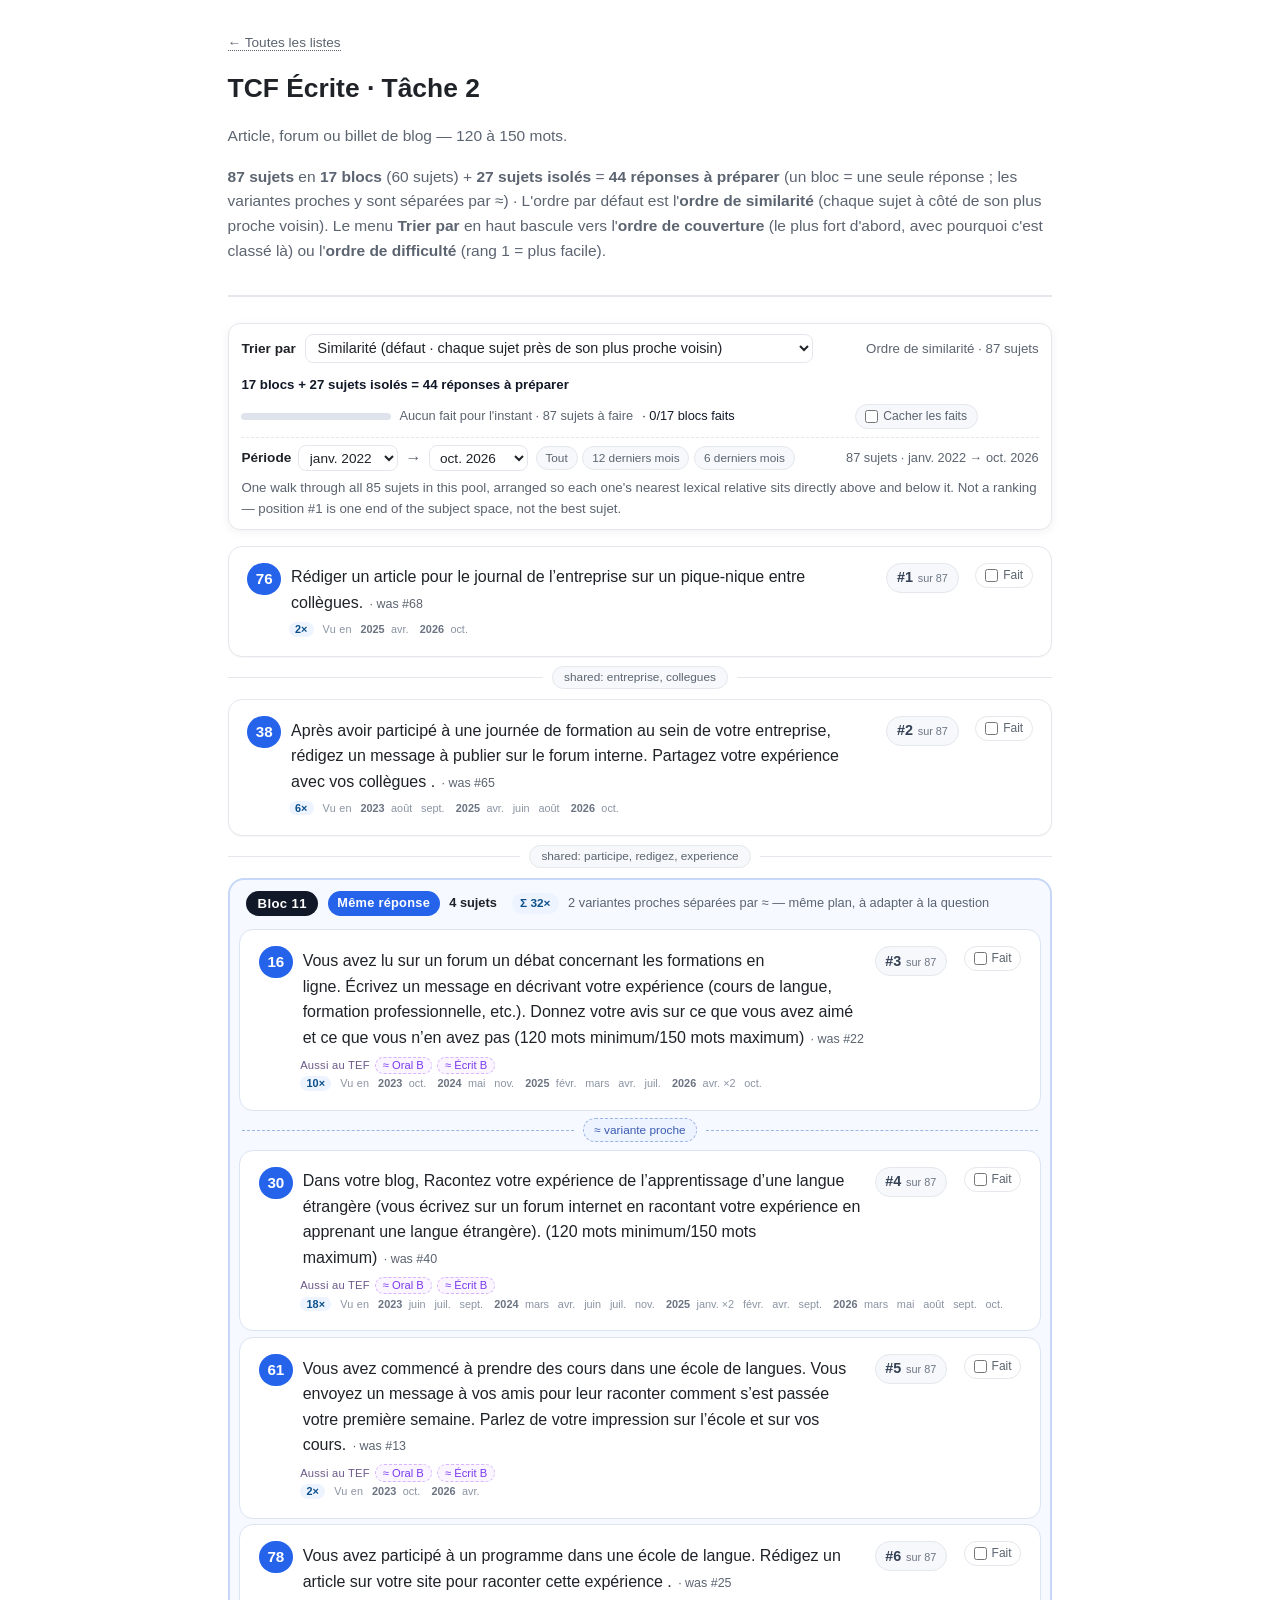
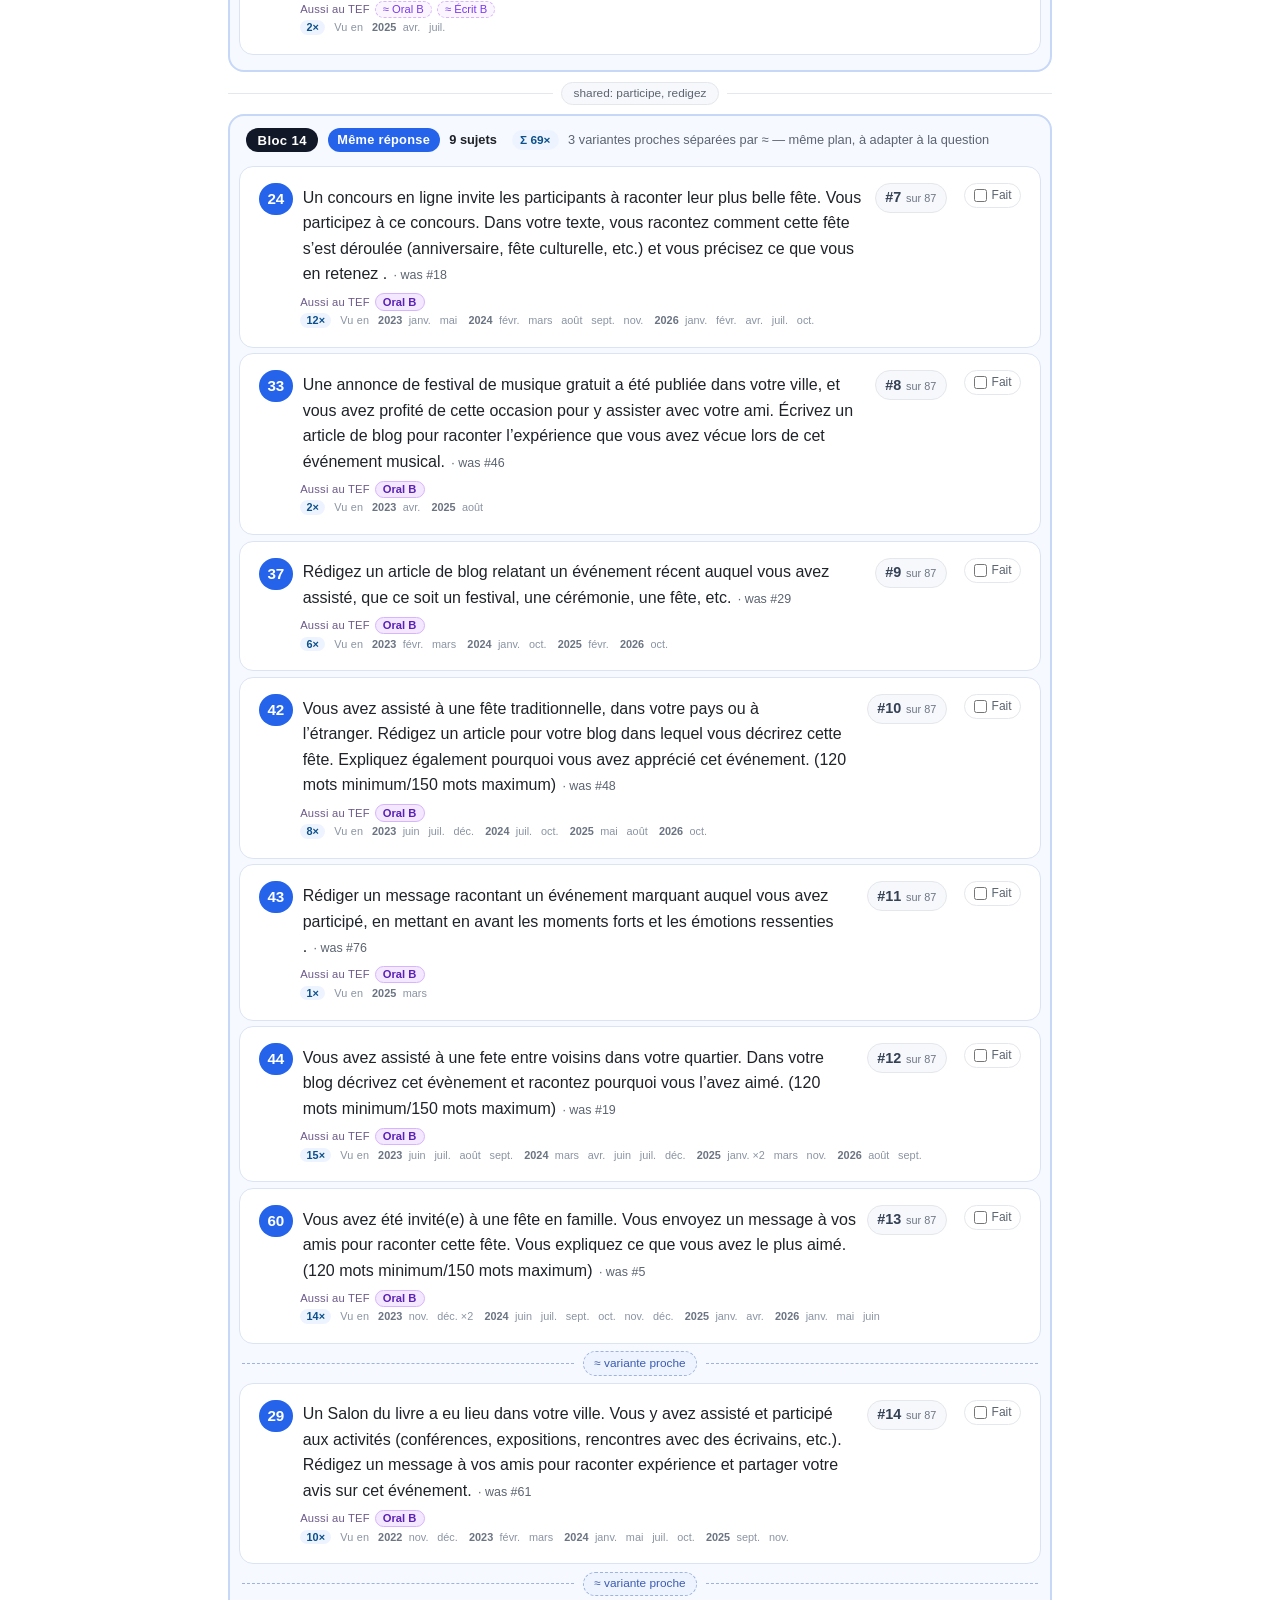
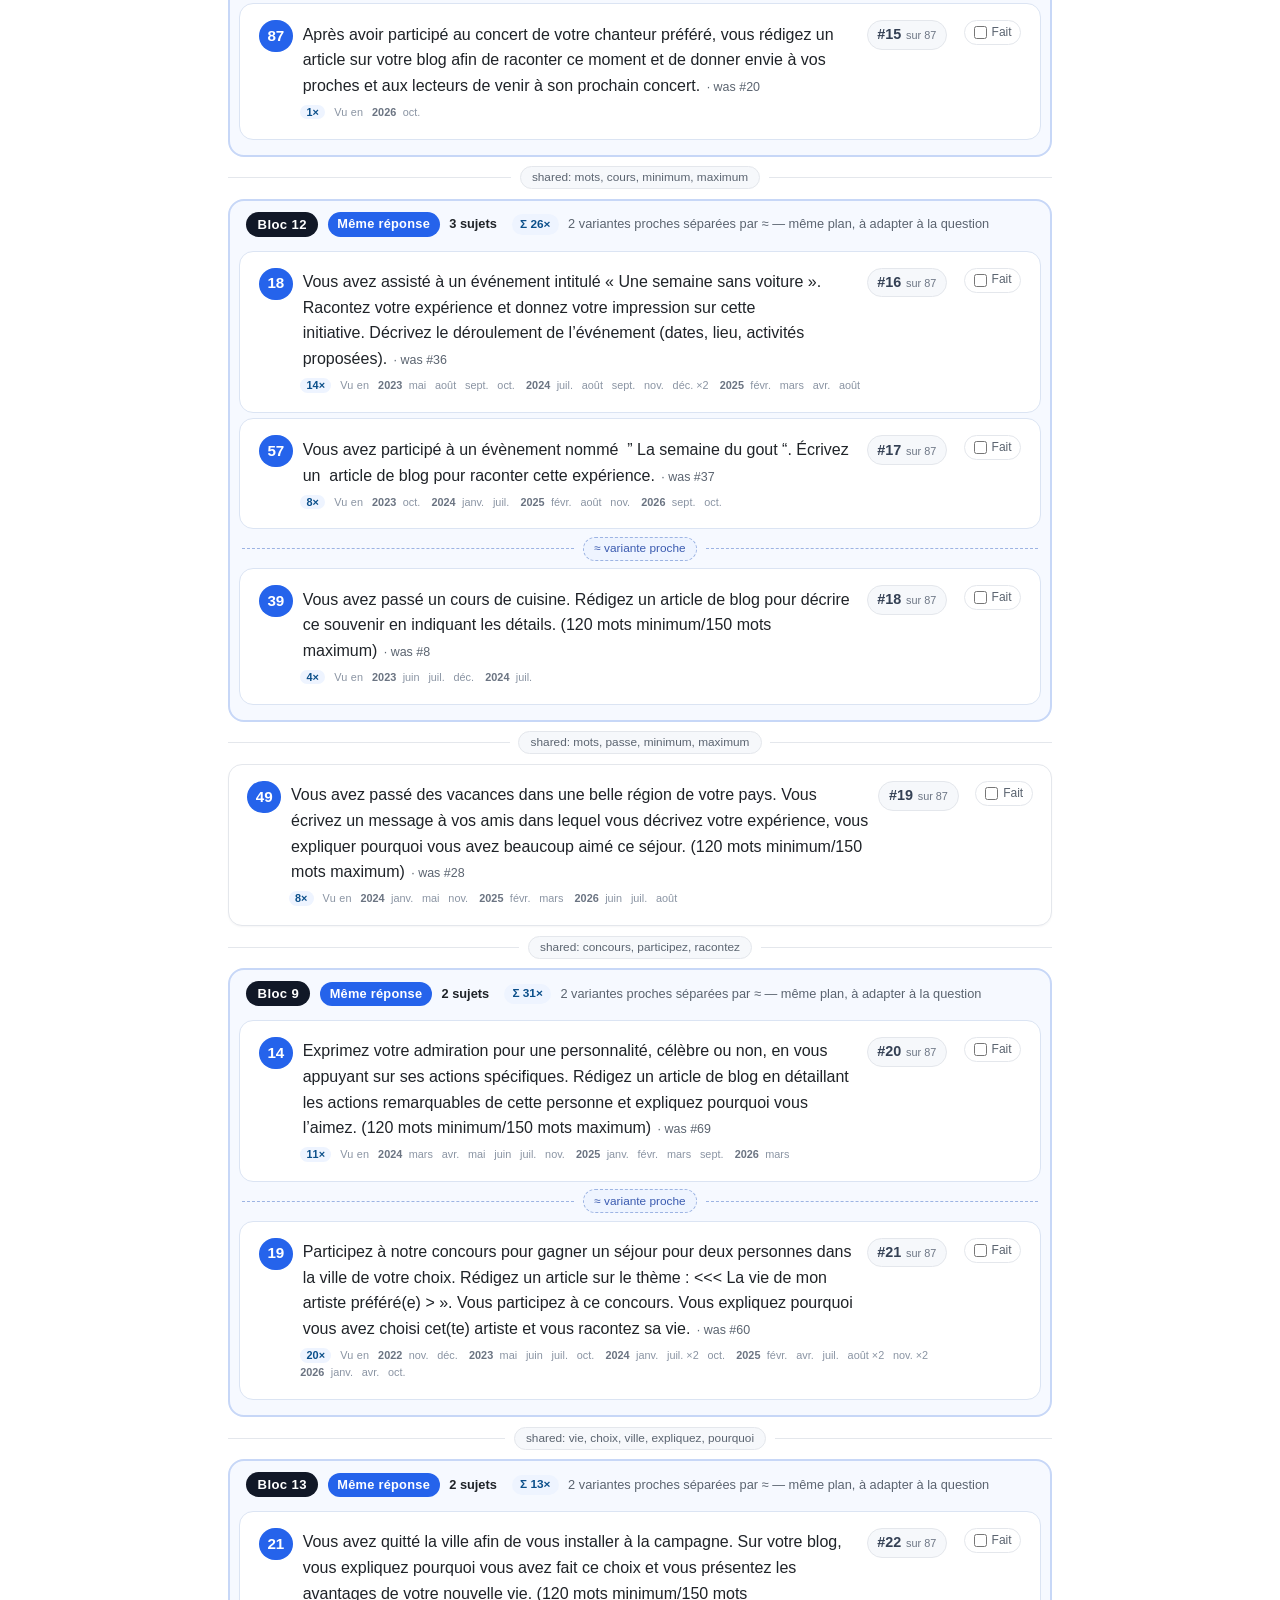
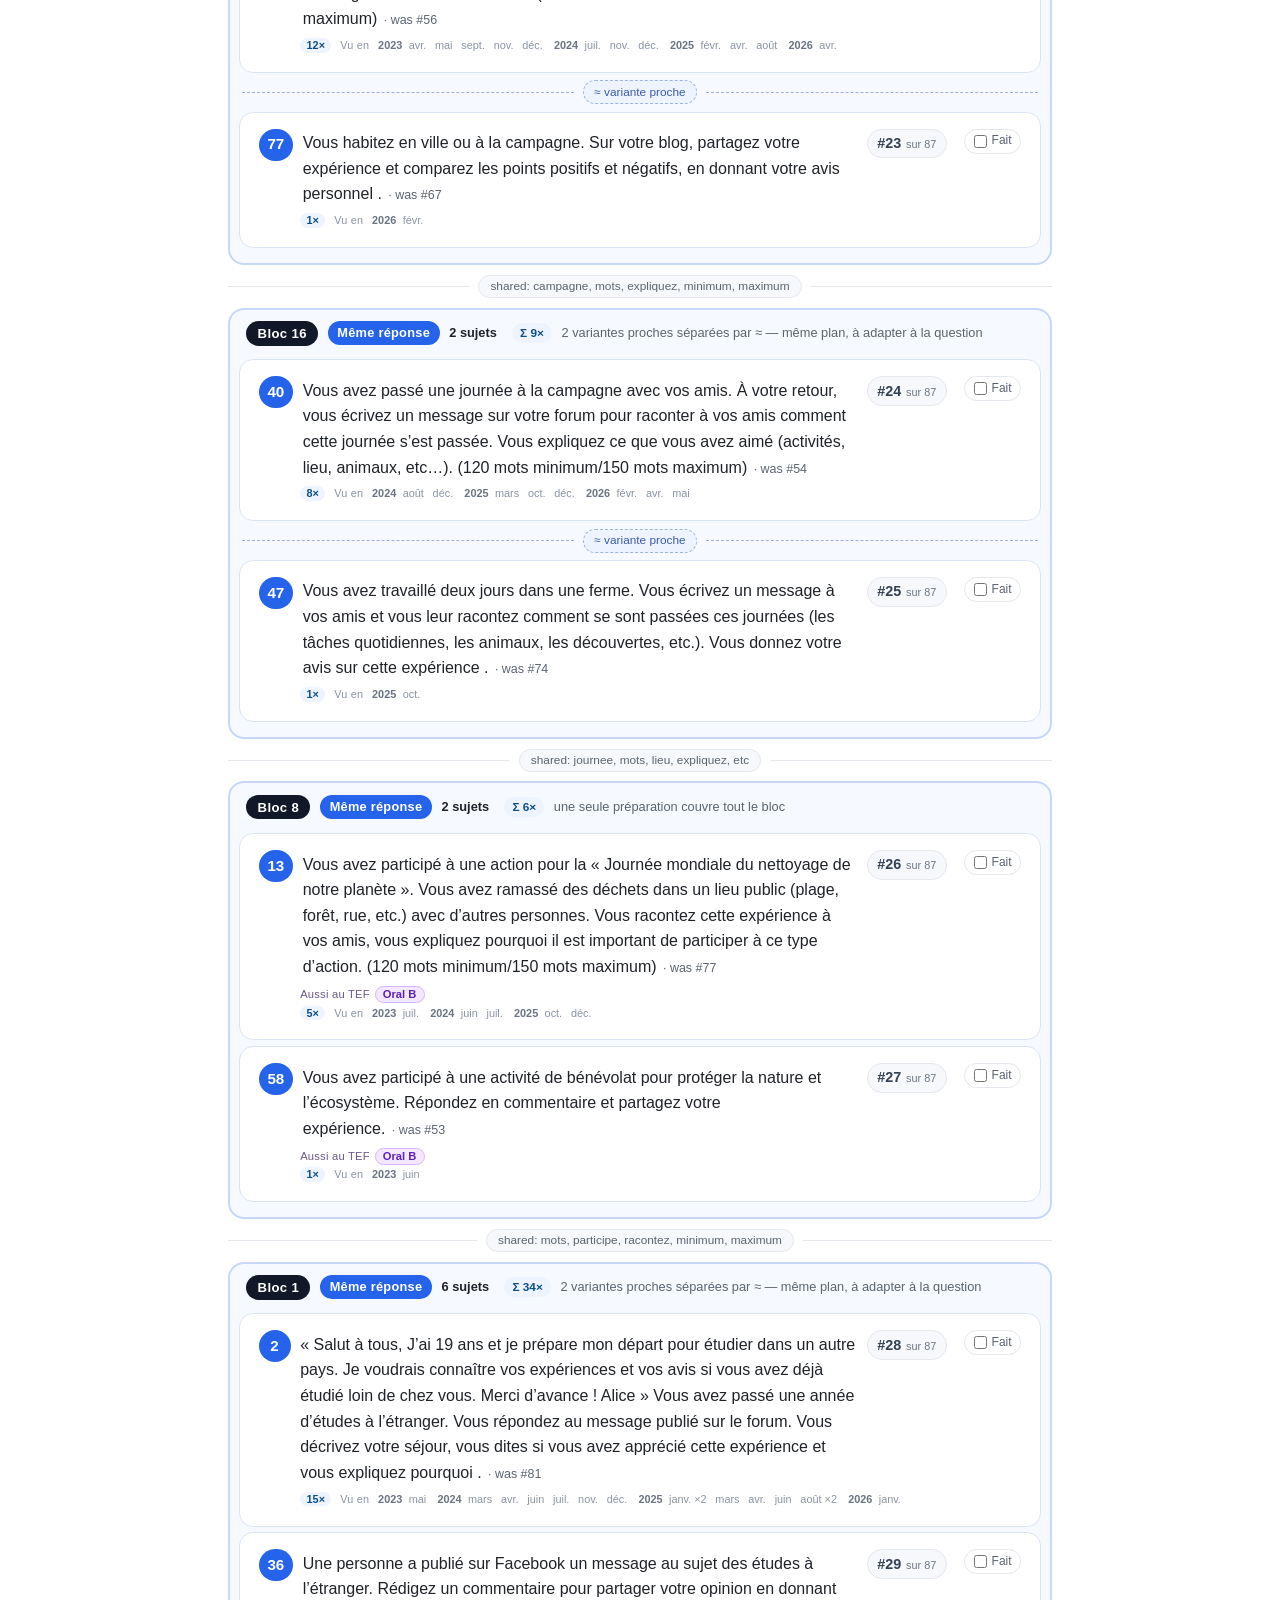
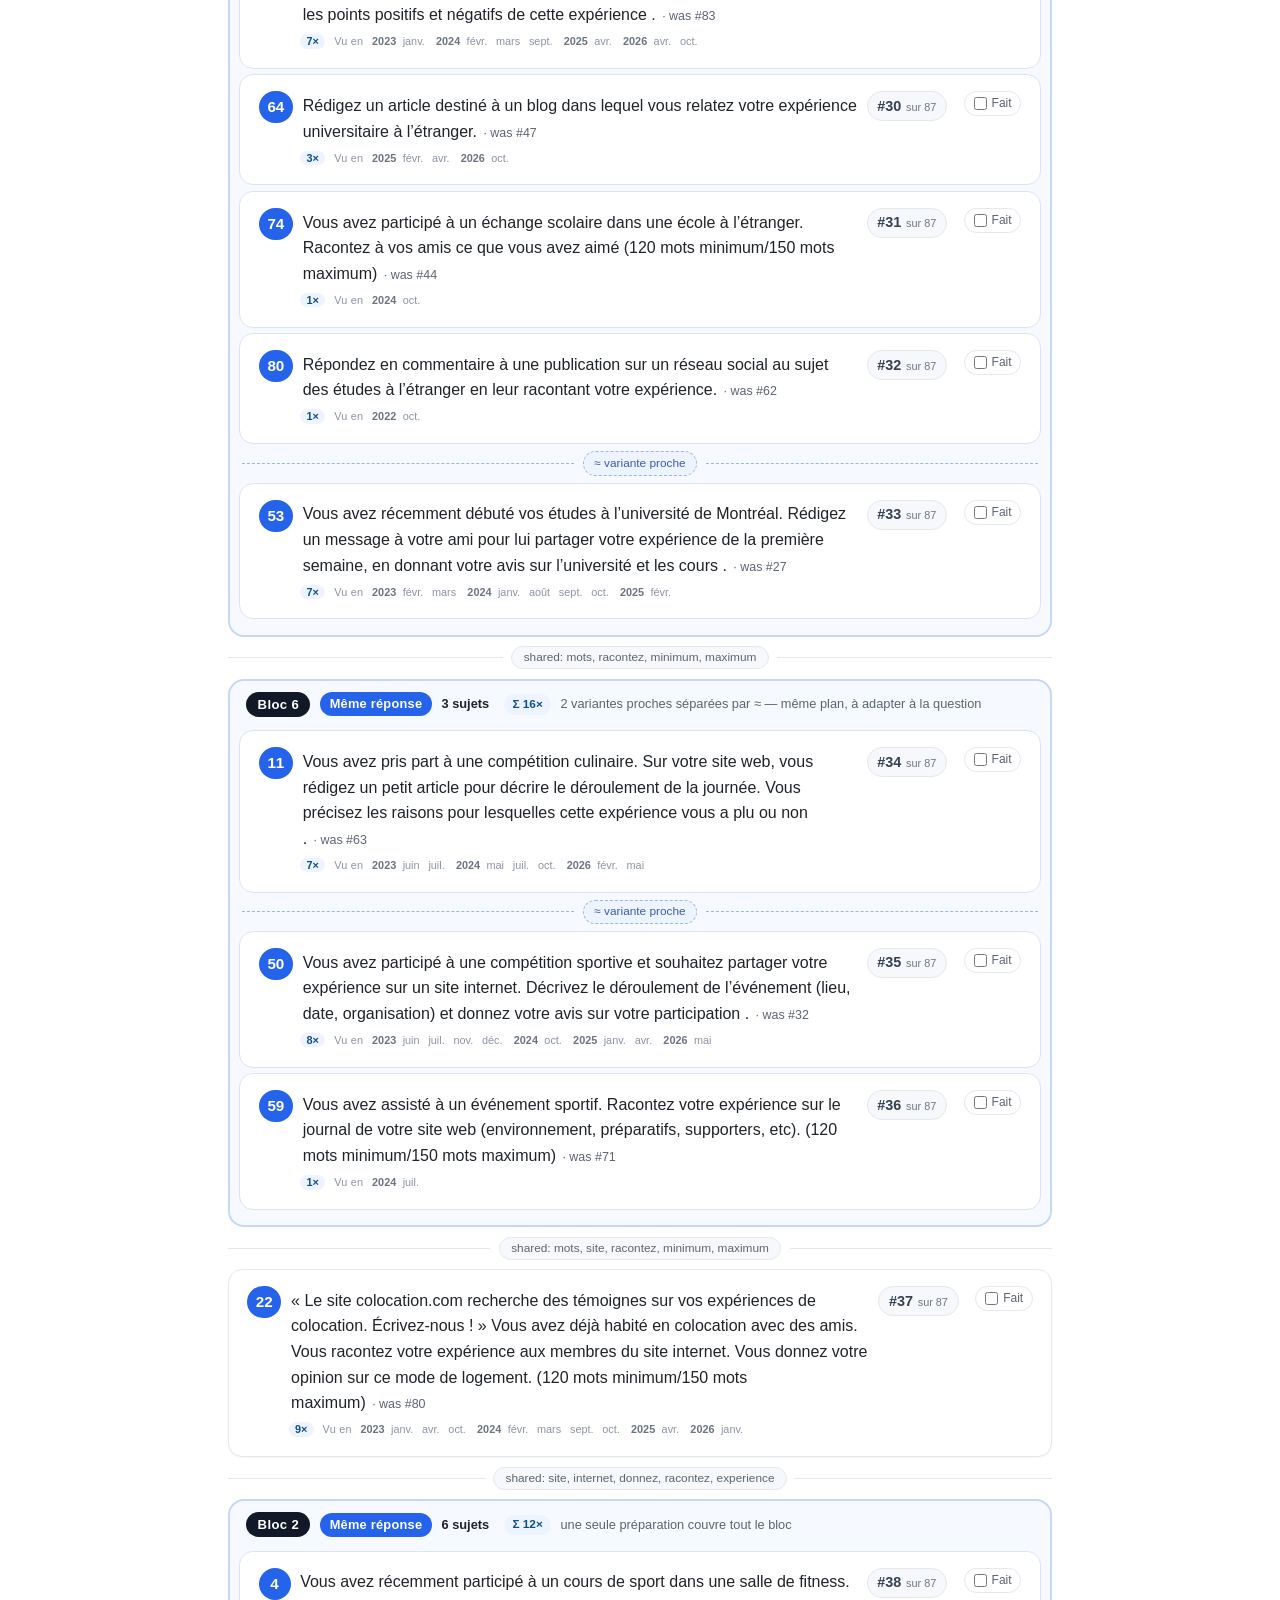
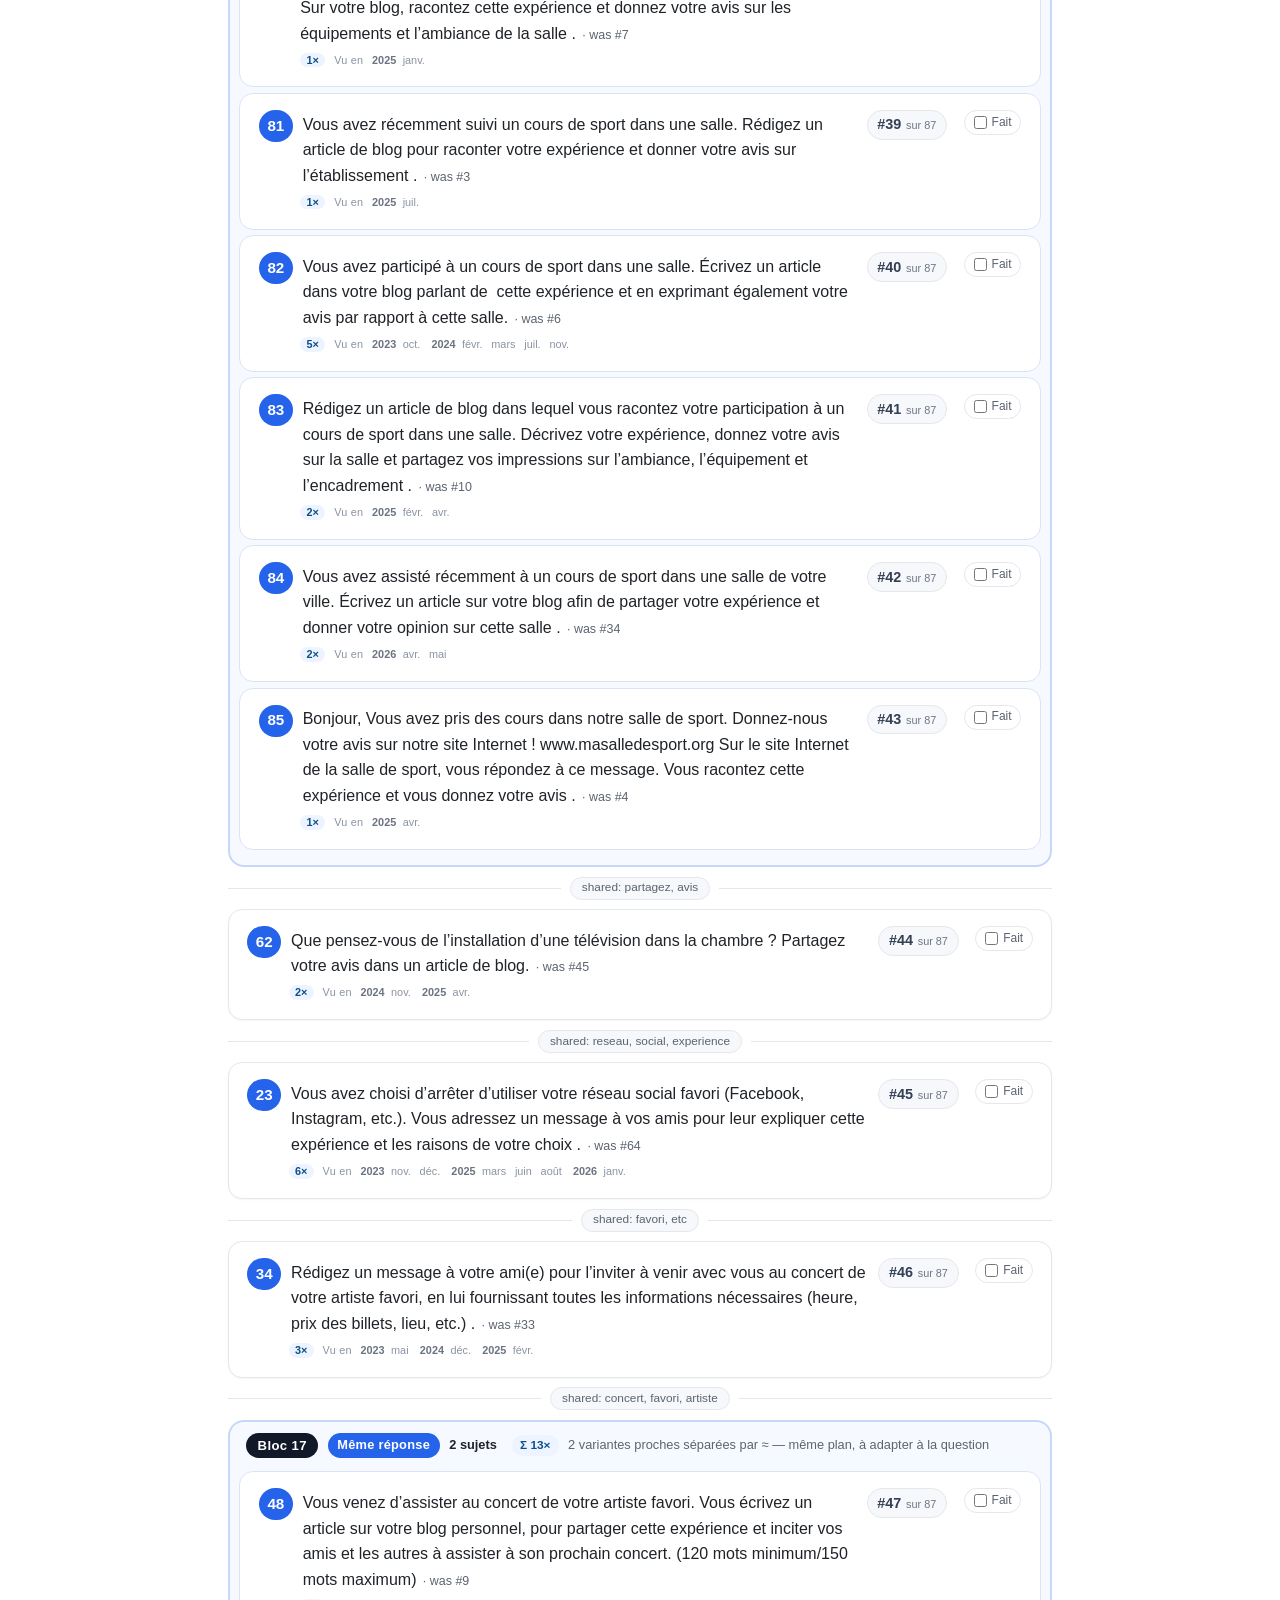
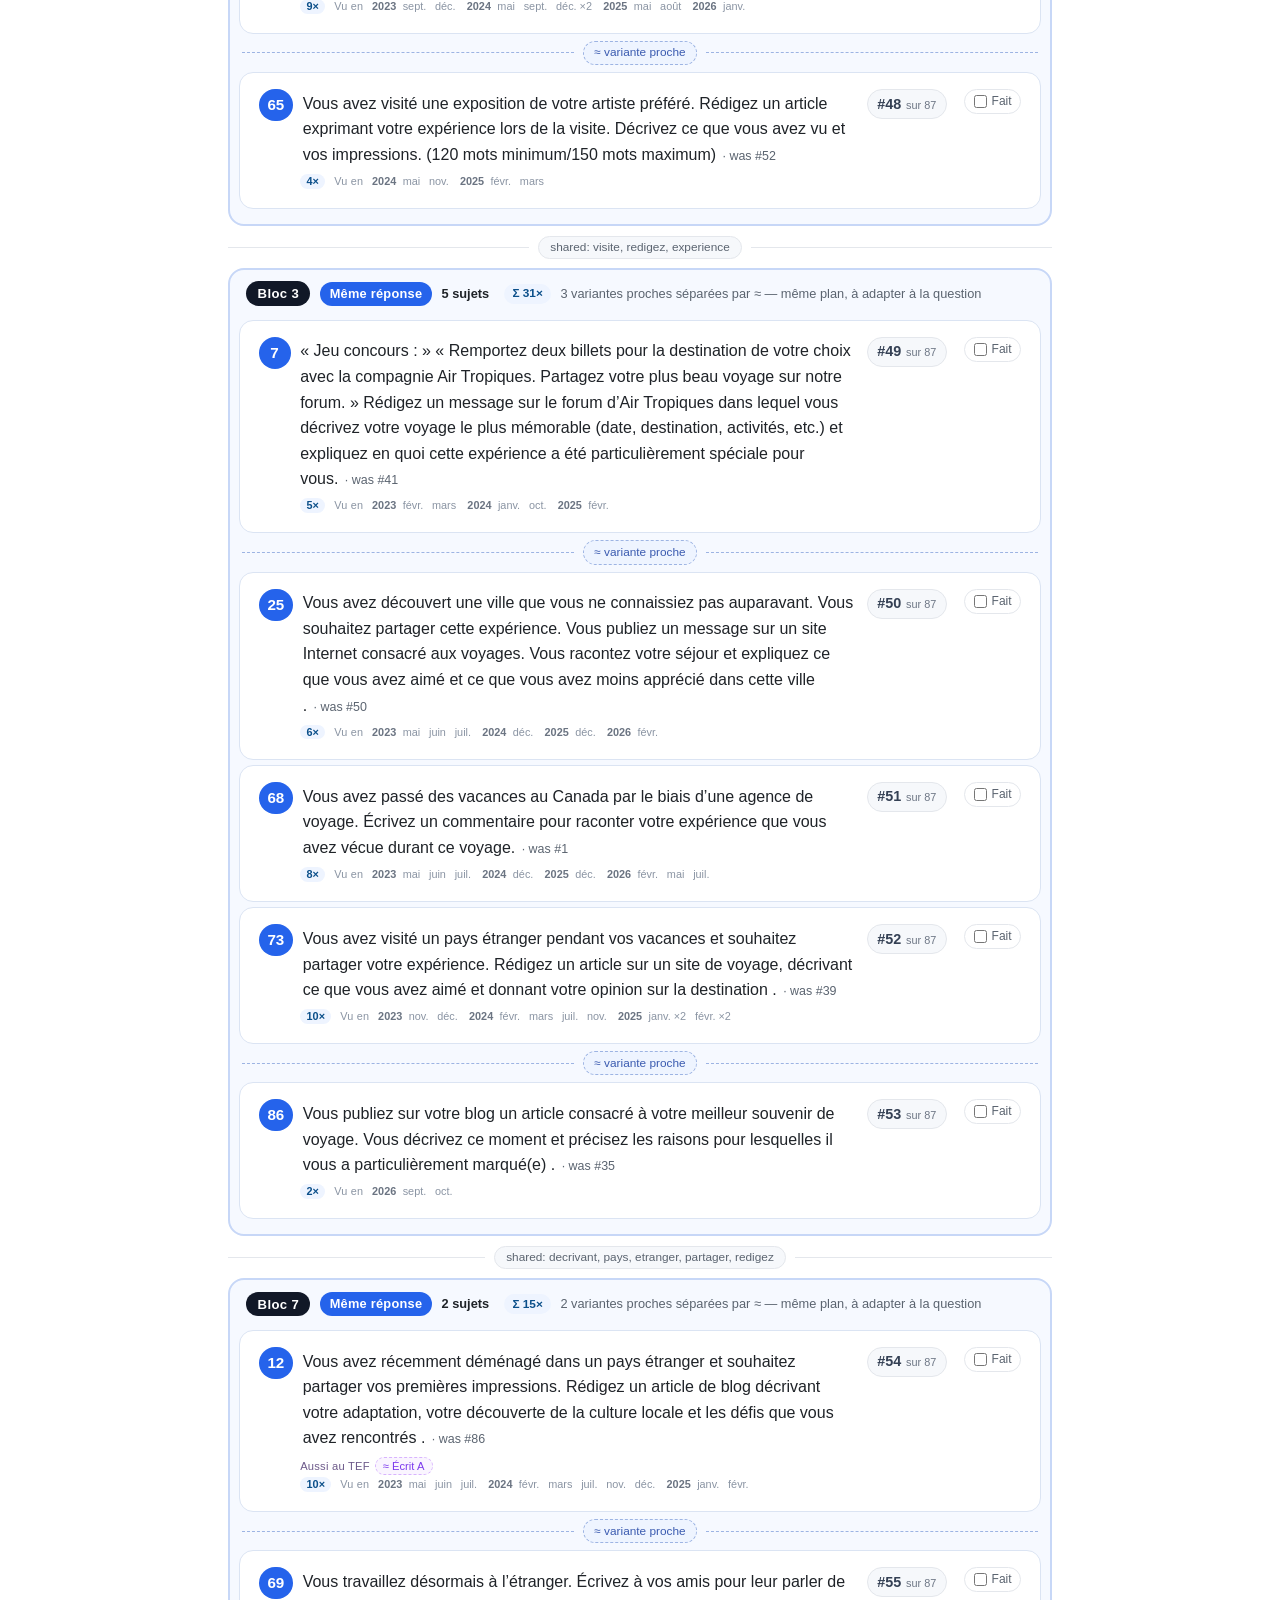
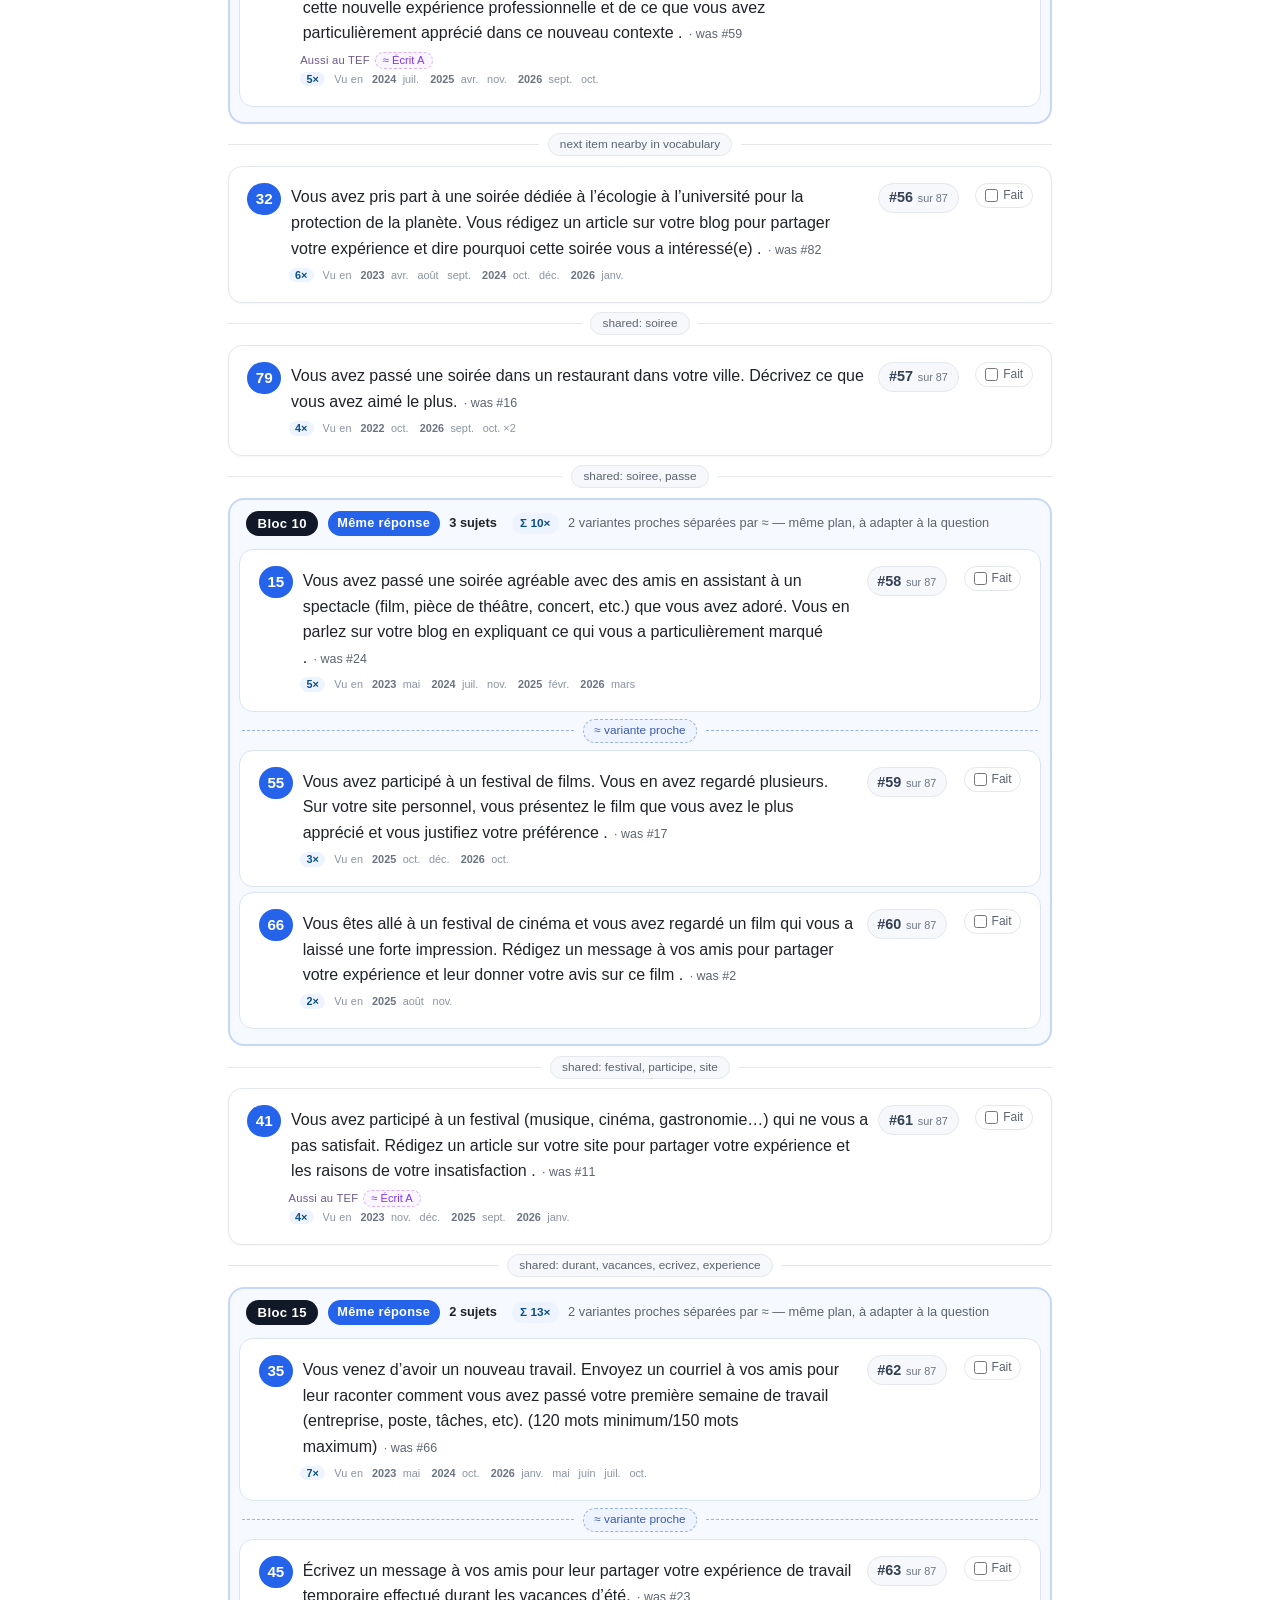
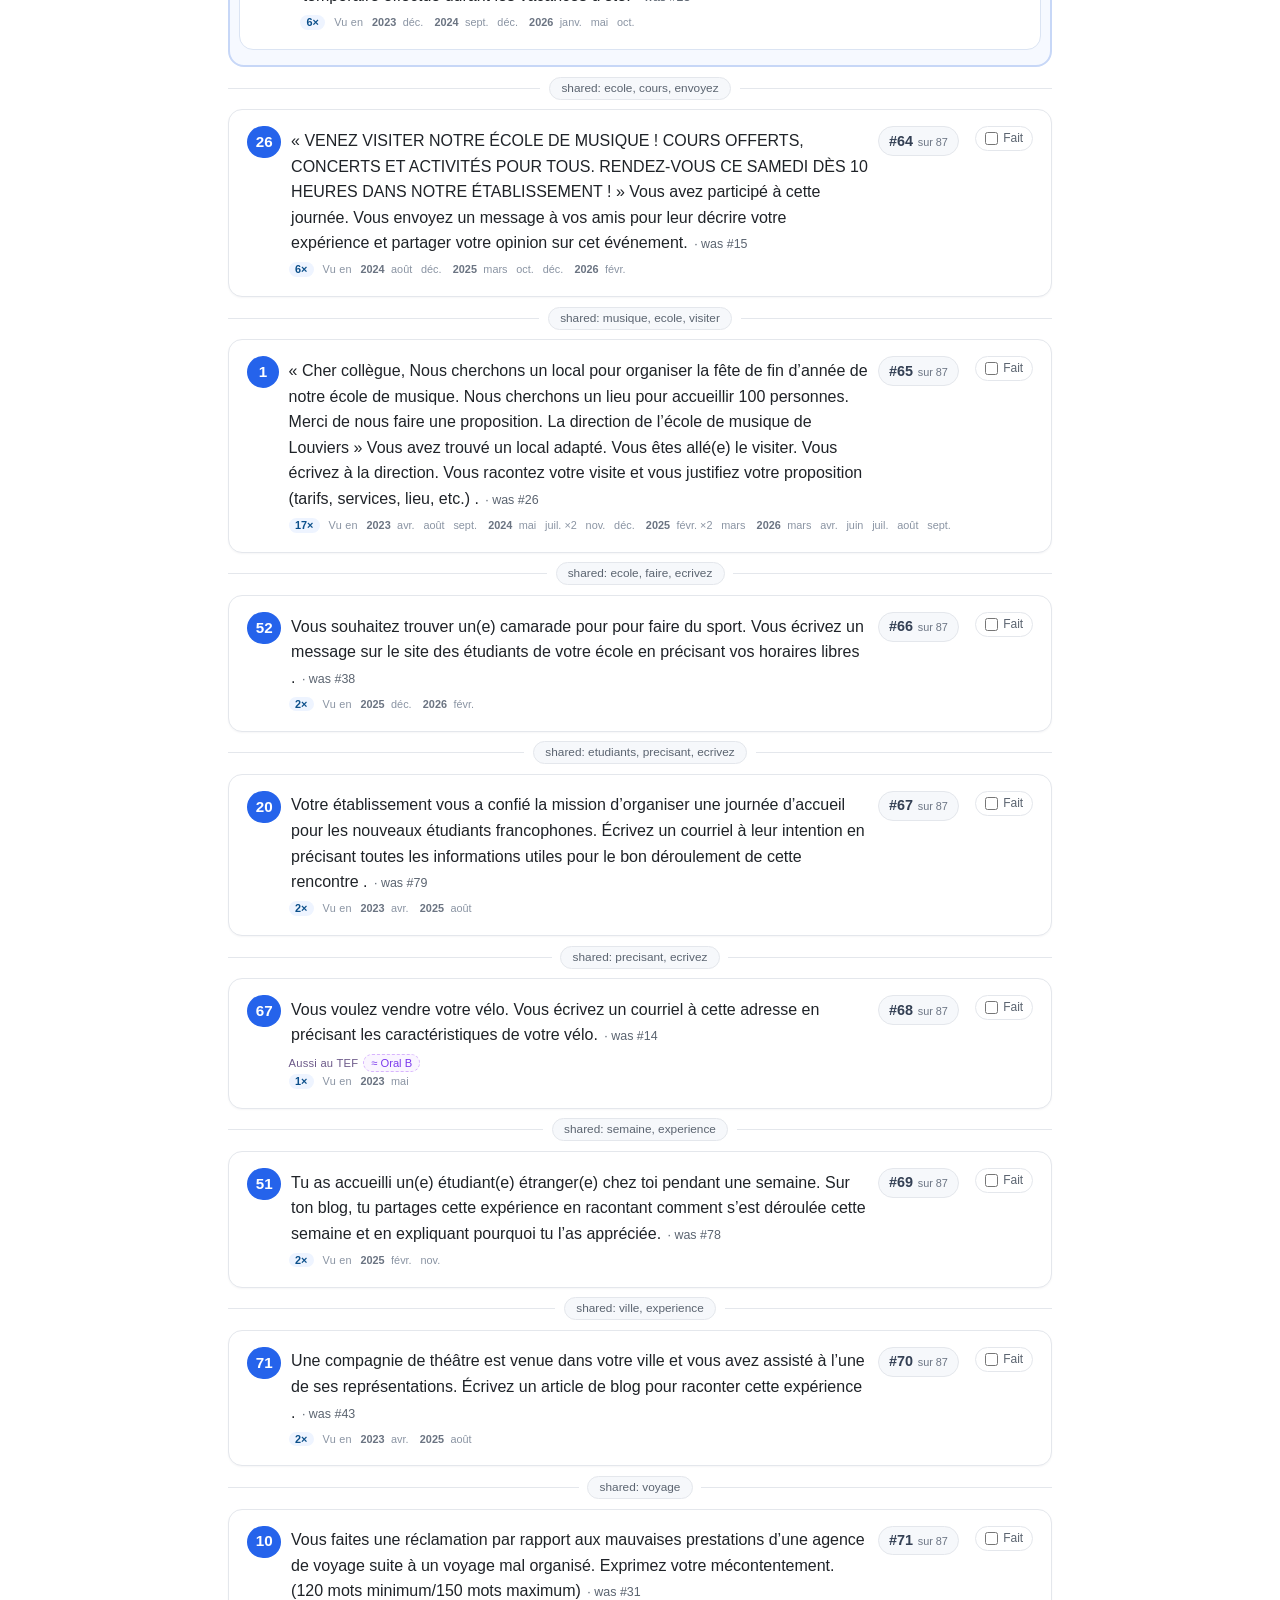
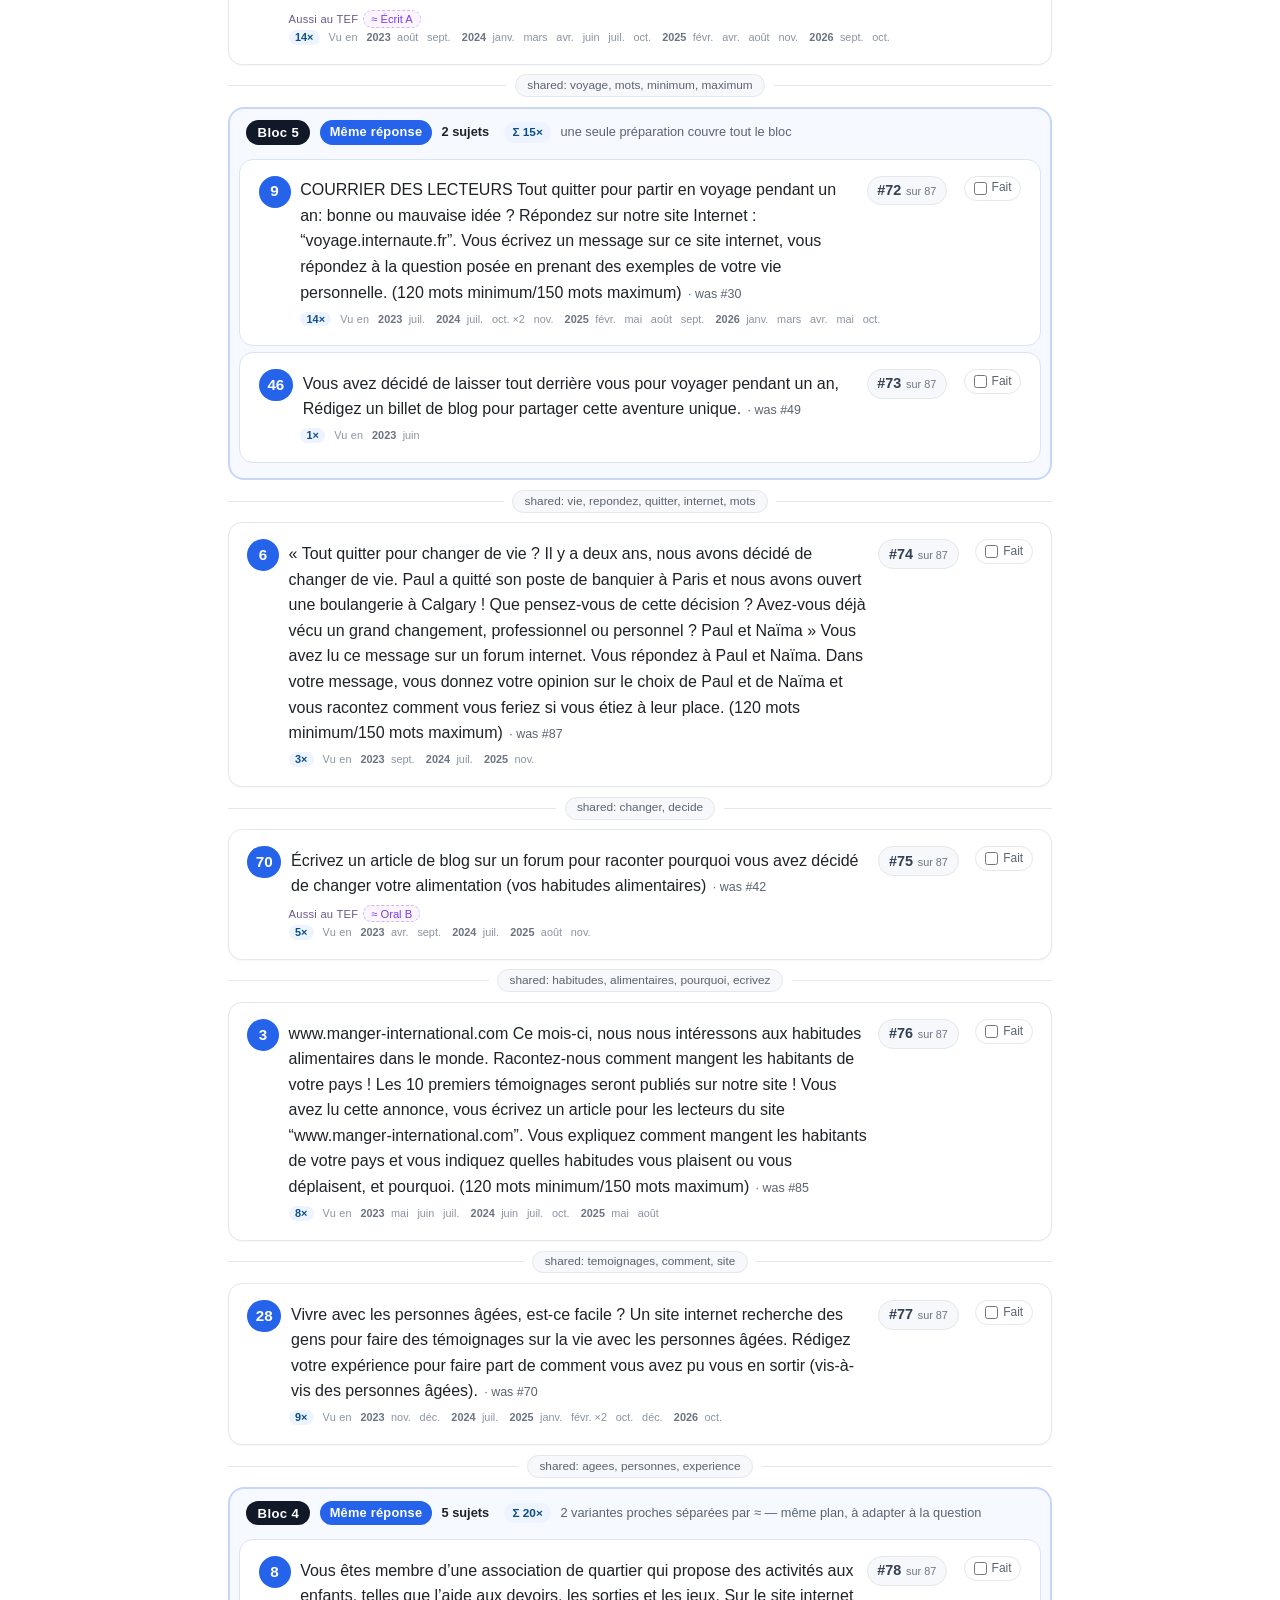
<file: ee-t2.html>
<!DOCTYPE html>
<html lang="fr">
<head>
<meta charset="utf-8">
<meta name="viewport" content="width=device-width, initial-scale=1, viewport-fit=cover">
<meta name="tcf-set" content="EE_T2">
<meta name="tcf-pool-size" content="87">
<title>TCF Écrite — Tâche 2 · article / forum / blog</title>
<meta name="robots" content="noindex, nofollow">
<meta name="googlebot" content="noindex, nofollow">
<style>:root{
  --ink:#1f2328; --muted:#5b6470; --line:#e4e7ec; --bg:#ffffff;
  --accent:#2563eb; --accent-soft:#eef4ff; --chip:#eef2f7;
  --doc-bg:#fbfaf6; --doc-line:#e7e2d2; --obj:#b4341f; --reb:#0f7a44;
}
*{box-sizing:border-box}
body{max-width:860px;margin:0 auto;padding:2rem 1.1rem 5rem;
  font-family:-apple-system,Segoe UI,Roboto,Helvetica,Arial,sans-serif;
  line-height:1.6;color:var(--ink);background:var(--bg);}
header.page{border-bottom:2px solid var(--line);margin-bottom:1.6rem;padding-bottom:1rem}
header.page h1{font-size:1.65rem;margin:.2rem 0 .5rem}
.crumb{font-size:.85rem;margin:0 0 .8rem;color:var(--muted)}
.crumb a{color:var(--muted);text-decoration:none;border-bottom:1px dotted var(--muted)}
.crumb a:hover{color:var(--accent);border-color:var(--accent)}
.lead{color:var(--muted);font-size:.97rem}
.callout{margin:.85rem 0 0;padding:.75rem .95rem;border-radius:12px;background:#f6f8fb;
  border:1px solid var(--line);border-left:3px solid var(--accent);
  font-size:.88rem;color:#3c4653;line-height:1.55}
.callout b{color:var(--ink)}
h2.group{font-size:1.05rem;margin:2rem 0 .2rem}
section.card{border:1px solid var(--line);border-radius:14px;padding:1rem 1.15rem 1.1rem;
  margin:.8rem 0;background:#fff;box-shadow:0 1px 2px rgba(16,24,40,.04)}
ul.links{list-style:none;padding-left:0;margin:0}
ul.links li{border-top:1px solid var(--line)}
ul.links li:first-child{border-top:none}
ul.links a{display:flex;align-items:center;gap:.55rem;flex-wrap:wrap;
  padding:.6rem .2rem;text-decoration:none;color:var(--ink);border-radius:8px}
ul.links a:hover{background:var(--accent-soft)}
ul.links a .lang{display:inline-block;background:var(--chip);border-radius:6px;
  padding:.05rem .45rem;font-weight:700;font-size:.78rem;color:#374151;flex:none}
ul.links a .what{font-size:.95rem;font-weight:600}
ul.links a .hint{color:var(--muted);font-size:.84rem}
ul.links a::after{content:"›";margin-left:auto;color:var(--muted);font-size:1.15rem;line-height:1}

section.topic{border:1px solid var(--line);border-radius:14px;padding:1rem 1.15rem 1.1rem;
  margin:.8rem 0;background:#fff;box-shadow:0 1px 2px rgba(16,24,40,.04)}
.topic-head{display:flex;gap:.6rem;align-items:flex-start;margin-bottom:.3rem}
.badge{flex:none;display:inline-flex;align-items:center;justify-content:center;
  min-width:2rem;height:2rem;padding:0 .55rem;border-radius:999px;background:var(--accent);
  color:#fff;font-weight:700;font-size:.95rem}
p.prompt{margin:.1rem 0;font-size:1rem;color:var(--ink);flex:1 1 auto}
p.prompt .orig{color:var(--muted);font-weight:500;font-size:.78rem;margin-left:.4rem;
  white-space:nowrap}
p.doc{background:var(--doc-bg);border:1px solid var(--doc-line);border-radius:10px;
  padding:.65rem .9rem;margin:.55rem 0 0;font-size:.92rem;color:#3a3a32;line-height:1.55}
p.doc b{color:#7a6a1f;font-weight:700;text-transform:uppercase;letter-spacing:.05em;
  font-size:.72rem;display:block;margin-bottom:.3rem}
footer.page{margin-top:2.5rem;border-top:1px solid var(--line);padding-top:1rem;
  color:var(--muted);font-size:.82rem}
/* tcf-group */
.tcf-group{border:2px solid #c7d7f7;border-radius:16px;padding:.55rem .6rem .6rem;margin:.8rem 0;background:#f6f9ff}
.tcf-group-head{display:flex;align-items:center;gap:.6rem;flex-wrap:wrap;padding:.15rem .45rem .5rem;font-size:.8rem;color:#344054}
.tcf-group-badge{background:#111827;color:#fff;border-radius:999px;padding:.12rem .7rem;font-weight:800;font-size:.82rem;letter-spacing:.03em;white-space:nowrap}
.tcf-group-tag{background:var(--accent);color:#fff;border-radius:999px;padding:.12rem .6rem;font-weight:700;letter-spacing:.02em;white-space:nowrap}
.tcf-group-n{font-weight:700;color:var(--ink)}
.tcf-group-hint{color:var(--muted)}
.tcf-group .tcf-core>section.topic{margin:.35rem 0;box-shadow:none;border-color:#dbe4f3}
.tcf-seam{display:flex;align-items:center;gap:.55rem;margin:.45rem .2rem}
.tcf-seam::before,.tcf-seam::after{content:'';flex:1 1 0;border-top:1px dashed #9db4e3}
.tcf-seam span{font-size:.74rem;color:#3b5bb0;background:#eef4ff;border:1px dashed #9db4e3;border-radius:999px;padding:.1rem .65rem;white-space:nowrap}
/* /tcf-group */
</style>
</head>
<body>
<header class="page">
  <p class="crumb"><a href="index.html">← Toutes les listes</a></p>
  <h1>TCF Écrite · Tâche 2</h1>
  <p class="lead">Article, forum ou billet de blog — 120 à 150 mots.</p>
  <p class="lead"><b>87 sujets</b> en <b>17 blocs</b> (60 sujets) + <b>27 sujets isolés</b> = <b>44 réponses à préparer</b> (un bloc = une seule réponse ; les variantes proches y sont séparées par ≈) · L'ordre par défaut est l'<b>ordre de similarité</b> (chaque sujet à côté de son plus proche voisin). Le menu <b>Trier par</b> en haut bascule vers l'<b>ordre de couverture</b> (le plus fort d'abord, avec pourquoi c'est classé là) ou l'<b>ordre de difficulté</b> (rang 1 = plus facile).</p>
</header>
<section class="topic" id="p-1">
  <div class="topic-head">
    <span class="badge">1</span>
    <p class="prompt">« Cher collègue, Nous cherchons un local pour organiser la fête de fin d’année de notre école de musique. Nous cherchons un lieu pour accueillir 100 personnes. Merci de nous faire une proposition. La direction de l’école de musique de Louviers » Vous avez trouvé un local adapté. Vous êtes allé(e) le visiter. Vous écrivez à la direction. Vous racontez votre visite et vous justifiez votre proposition (tarifs, services, lieu, etc.) .<span class="orig">· was #26</span></p>
  </div>
</section>
<div class="tcf-group" id="g-EE_T2-1">
<div class="tcf-group-head"><span class="tcf-group-badge">Bloc 1</span><span class="tcf-group-tag">Même réponse</span><span class="tcf-group-n">6 sujets</span><span class="tcf-group-hint">2 variantes proches séparées par ≈ — même plan, à adapter à la question</span></div>
<div class="tcf-core">
<section class="topic" id="p-2">
  <div class="topic-head">
    <span class="badge">2</span>
    <p class="prompt">« Salut à tous, J’ai 19 ans et je prépare mon départ pour étudier dans un autre pays. Je voudrais connaître vos expériences et vos avis si vous avez déjà étudié loin de chez vous. Merci d’avance ! Alice » Vous avez passé une année d’études à l’étranger. Vous répondez au message publié sur le forum. Vous décrivez votre séjour, vous dites si vous avez apprécié cette expérience et vous expliquez pourquoi .<span class="orig">· was #81</span></p>
  </div>
</section>
<section class="topic" id="p-36">
  <div class="topic-head">
    <span class="badge">36</span>
    <p class="prompt">Une personne a publié sur Facebook un message au sujet des études à l’étranger. Rédigez un commentaire pour partager votre opinion en donnant les points positifs et négatifs de cette expérience .<span class="orig">· was #83</span></p>
  </div>
</section>
<section class="topic" id="p-64">
  <div class="topic-head">
    <span class="badge">64</span>
    <p class="prompt">Rédigez un article destiné à un blog dans lequel vous relatez votre expérience universitaire à l’étranger.<span class="orig">· was #47</span></p>
  </div>
</section>
<section class="topic" id="p-74">
  <div class="topic-head">
    <span class="badge">74</span>
    <p class="prompt">Vous avez participé à un échange scolaire dans une école à l’étranger. Racontez à vos amis ce que vous avez aimé (120 mots minimum/150 mots maximum)<span class="orig">· was #44</span></p>
  </div>
</section>
<section class="topic" id="p-80">
  <div class="topic-head">
    <span class="badge">80</span>
    <p class="prompt">Répondez en commentaire à une publication sur un réseau social au sujet des études à l’étranger en leur racontant votre expérience.<span class="orig">· was #62</span></p>
  </div>
</section>
</div>
<div class="tcf-seam" aria-hidden="true"><span>≈ variante proche</span></div>
<div class="tcf-core">
<section class="topic" id="p-53">
  <div class="topic-head">
    <span class="badge">53</span>
    <p class="prompt">Vous avez récemment débuté vos études à l’université de Montréal. Rédigez un message à votre ami pour lui partager votre expérience de la première semaine, en donnant votre avis sur l’université et les cours .<span class="orig">· was #27</span></p>
  </div>
</section>
</div>
</div><!-- /tcf-group -->
<section class="topic" id="p-3">
  <div class="topic-head">
    <span class="badge">3</span>
    <p class="prompt">www.manger-international.com Ce mois-ci, nous nous intéressons aux habitudes alimentaires dans le monde. Racontez-nous comment mangent les habitants de votre pays ! Les 10 premiers témoignages seront publiés sur notre site ! Vous avez lu cette annonce, vous écrivez un article pour les lecteurs du site “www.manger-international.com”. Vous expliquez comment mangent les habitants de votre pays et vous indiquez quelles habitudes vous plaisent ou vous déplaisent, et pourquoi. (120 mots minimum/150 mots maximum)<span class="orig">· was #85</span></p>
  </div>
</section>
<div class="tcf-group" id="g-EE_T2-2">
<div class="tcf-group-head"><span class="tcf-group-badge">Bloc 2</span><span class="tcf-group-tag">Même réponse</span><span class="tcf-group-n">6 sujets</span><span class="tcf-group-hint">une seule préparation couvre tout le bloc</span></div>
<div class="tcf-core">
<section class="topic" id="p-4">
  <div class="topic-head">
    <span class="badge">4</span>
    <p class="prompt">Vous avez récemment participé à un cours de sport dans une salle de fitness. Sur votre blog, racontez cette expérience et donnez votre avis sur les équipements et l’ambiance de la salle .<span class="orig">· was #7</span></p>
  </div>
</section>
<section class="topic" id="p-81">
  <div class="topic-head">
    <span class="badge">81</span>
    <p class="prompt">Vous avez récemment suivi un cours de sport dans une salle. Rédigez un article de blog pour raconter votre expérience et donner votre avis sur l’établissement .<span class="orig">· was #3</span></p>
  </div>
</section>
<section class="topic" id="p-82">
  <div class="topic-head">
    <span class="badge">82</span>
    <p class="prompt">Vous avez participé à un cours de sport dans une salle. Écrivez un article dans votre blog parlant de  cette expérience et en exprimant également votre avis par rapport à cette salle.<span class="orig">· was #6</span></p>
  </div>
</section>
<section class="topic" id="p-83">
  <div class="topic-head">
    <span class="badge">83</span>
    <p class="prompt">Rédigez un article de blog dans lequel vous racontez votre participation à un cours de sport dans une salle. Décrivez votre expérience, donnez votre avis sur la salle et partagez vos impressions sur l’ambiance, l’équipement et l’encadrement .<span class="orig">· was #10</span></p>
  </div>
</section>
<section class="topic" id="p-84">
  <div class="topic-head">
    <span class="badge">84</span>
    <p class="prompt">Vous avez assisté récemment à un cours de sport dans une salle de votre ville. Écrivez un article sur votre blog afin de partager votre expérience et donner votre opinion sur cette salle .<span class="orig">· was #34</span></p>
  </div>
</section>
<section class="topic" id="p-85">
  <div class="topic-head">
    <span class="badge">85</span>
    <p class="prompt">Bonjour, Vous avez pris des cours dans notre salle de sport. Donnez-nous votre avis sur notre site Internet ! www.masalledesport.org Sur le site Internet de la salle de sport, vous répondez à ce message. Vous racontez cette expérience et vous donnez votre avis .<span class="orig">· was #4</span></p>
  </div>
</section>
</div>
</div><!-- /tcf-group -->
<section class="topic" id="p-5">
  <div class="topic-head">
    <span class="badge">5</span>
    <p class="prompt">Aaron et Perla t’ont envoyé un message pour te dire qu’ils viendront visiter ton pays pendant leurs vacances en janvier. Ils cherchent à découvrir des sites historiques et des plats typiques. Tu leur réponds en leur faisant des suggestions, en justifiant ton choix par ton propre vécu et en partageant des endroits et des expériences de tes dernières vacances.<span class="orig">· was #72</span></p>
  </div>
</section>
<section class="topic" id="p-6">
  <div class="topic-head">
    <span class="badge">6</span>
    <p class="prompt">« Tout quitter pour changer de vie ? Il y a deux ans, nous avons décidé de changer de vie. Paul a quitté son poste de banquier à Paris et nous avons ouvert une boulangerie à Calgary ! Que pensez-vous de cette décision ? Avez-vous déjà vécu un grand changement, professionnel ou personnel ? Paul et Naïma » Vous avez lu ce message sur un forum internet. Vous répondez à Paul et Naïma. Dans votre message, vous donnez votre opinion sur le choix de Paul et de Naïma et vous racontez comment vous feriez si vous étiez à leur place. (120 mots minimum/150 mots maximum)<span class="orig">· was #87</span></p>
  </div>
</section>
<div class="tcf-group" id="g-EE_T2-3">
<div class="tcf-group-head"><span class="tcf-group-badge">Bloc 3</span><span class="tcf-group-tag">Même réponse</span><span class="tcf-group-n">5 sujets</span><span class="tcf-group-hint">3 variantes proches séparées par ≈ — même plan, à adapter à la question</span></div>
<div class="tcf-core">
<section class="topic" id="p-7">
  <div class="topic-head">
    <span class="badge">7</span>
    <p class="prompt">« Jeu concours : » « Remportez deux billets pour la destination de votre choix avec la compagnie Air Tropiques. Partagez votre plus beau voyage sur notre forum. » Rédigez un message sur le forum d’Air Tropiques dans lequel vous décrivez votre voyage le plus mémorable (date, destination, activités, etc.) et expliquez en quoi cette expérience a été particulièrement spéciale pour vous.<span class="orig">· was #41</span></p>
  </div>
</section>
</div>
<div class="tcf-seam" aria-hidden="true"><span>≈ variante proche</span></div>
<div class="tcf-core">
<section class="topic" id="p-25">
  <div class="topic-head">
    <span class="badge">25</span>
    <p class="prompt">Vous avez découvert une ville que vous ne connaissiez pas auparavant. Vous souhaitez partager cette expérience. Vous publiez un message sur un site Internet consacré aux voyages. Vous racontez votre séjour et expliquez ce que vous avez aimé et ce que vous avez moins apprécié dans cette ville .<span class="orig">· was #50</span></p>
  </div>
</section>
<section class="topic" id="p-68">
  <div class="topic-head">
    <span class="badge">68</span>
    <p class="prompt">Vous avez passé des vacances au Canada par le biais d’une agence de voyage. Écrivez un commentaire pour raconter votre expérience que vous avez vécue durant ce voyage.<span class="orig">· was #1</span></p>
  </div>
</section>
<section class="topic" id="p-73">
  <div class="topic-head">
    <span class="badge">73</span>
    <p class="prompt">Vous avez visité un pays étranger pendant vos vacances et souhaitez partager votre expérience. Rédigez un article sur un site de voyage, décrivant ce que vous avez aimé et donnant votre opinion sur la destination .<span class="orig">· was #39</span></p>
  </div>
</section>
</div>
<div class="tcf-seam" aria-hidden="true"><span>≈ variante proche</span></div>
<div class="tcf-core">
<section class="topic" id="p-86">
  <div class="topic-head">
    <span class="badge">86</span>
    <p class="prompt">Vous publiez sur votre blog un article consacré à votre meilleur souvenir de voyage. Vous décrivez ce moment et précisez les raisons pour lesquelles il vous a particulièrement marqué(e) .<span class="orig">· was #35</span></p>
  </div>
</section>
</div>
</div><!-- /tcf-group -->
<div class="tcf-group" id="g-EE_T2-4">
<div class="tcf-group-head"><span class="tcf-group-badge">Bloc 4</span><span class="tcf-group-tag">Même réponse</span><span class="tcf-group-n">5 sujets</span><span class="tcf-group-hint">2 variantes proches séparées par ≈ — même plan, à adapter à la question</span></div>
<div class="tcf-core">
<section class="topic" id="p-8">
  <div class="topic-head">
    <span class="badge">8</span>
    <p class="prompt">Vous êtes membre d’une association de quartier qui propose des activités aux enfants, telles que l’aide aux devoirs, les sorties et les jeux. Sur le site internet de l’association, racontez votre expérience et expliquez pourquoi ce type d’initiative est bénéfique pour la communauté .<span class="orig">· was #73</span></p>
  </div>
</section>
</div>
<div class="tcf-seam" aria-hidden="true"><span>≈ variante proche</span></div>
<div class="tcf-core">
<section class="topic" id="p-54">
  <div class="topic-head">
    <span class="badge">54</span>
    <p class="prompt">Vous travaillez dans une association qui aidents les personnes âgées. Rédigez un un article de blog pour raconter vos expériences et convaincre d’autres personnes de rejoindre l’association.<span class="orig">· was #58</span></p>
  </div>
</section>
<section class="topic" id="p-56">
  <div class="topic-head">
    <span class="badge">56</span>
    <p class="prompt">Vous faites partie d’une association qui soutient les personnes âgées. Écrivez un article pour un blog afin de raconter votre expérience et motiver d’autres personnes à s’engager .<span class="orig">· was #57</span></p>
  </div>
</section>
<section class="topic" id="p-72">
  <div class="topic-head">
    <span class="badge">72</span>
    <p class="prompt">Raconte ton expérience de bénévolat dans une association pour les personnes âgées.<span class="orig">· was #51</span></p>
  </div>
</section>
<section class="topic" id="p-75">
  <div class="topic-head">
    <span class="badge">75</span>
    <p class="prompt">Rédiger un article de blog partageant votre expérience au sein d’une association d’aide aux personnes âgées, en mettant en avant son impact et en encourageant d’autres personnes à s’engager .<span class="orig">· was #75</span></p>
  </div>
</section>
</div>
</div><!-- /tcf-group -->
<div class="tcf-group" id="g-EE_T2-5">
<div class="tcf-group-head"><span class="tcf-group-badge">Bloc 5</span><span class="tcf-group-tag">Même réponse</span><span class="tcf-group-n">2 sujets</span><span class="tcf-group-hint">une seule préparation couvre tout le bloc</span></div>
<div class="tcf-core">
<section class="topic" id="p-9">
  <div class="topic-head">
    <span class="badge">9</span>
    <p class="prompt">COURRIER DES LECTEURS Tout quitter pour partir en voyage pendant un an: bonne ou mauvaise idée ? Répondez sur notre site Internet : “voyage.internaute.fr”. Vous écrivez un message sur ce site internet, vous répondez à la question posée en prenant des exemples de votre vie personnelle. (120 mots minimum/150 mots maximum)<span class="orig">· was #30</span></p>
  </div>
</section>
<section class="topic" id="p-46">
  <div class="topic-head">
    <span class="badge">46</span>
    <p class="prompt">Vous avez décidé de laisser tout derrière vous pour voyager pendant un an, Rédigez un billet de blog pour partager cette aventure unique.<span class="orig">· was #49</span></p>
  </div>
</section>
</div>
</div><!-- /tcf-group -->
<section class="topic" id="p-10">
  <div class="topic-head">
    <span class="badge">10</span>
    <p class="prompt">Vous faites une réclamation par rapport aux mauvaises prestations d’une agence de voyage suite à un voyage mal organisé. Exprimez votre mécontentement. (120 mots minimum/150 mots maximum)<span class="orig">· was #31</span></p>
  </div>
</section>
<div class="tcf-group" id="g-EE_T2-6">
<div class="tcf-group-head"><span class="tcf-group-badge">Bloc 6</span><span class="tcf-group-tag">Même réponse</span><span class="tcf-group-n">3 sujets</span><span class="tcf-group-hint">2 variantes proches séparées par ≈ — même plan, à adapter à la question</span></div>
<div class="tcf-core">
<section class="topic" id="p-11">
  <div class="topic-head">
    <span class="badge">11</span>
    <p class="prompt">Vous avez pris part à une compétition culinaire. Sur votre site web, vous rédigez un petit article pour décrire le déroulement de la journée. Vous précisez les raisons pour lesquelles cette expérience vous a plu ou non .<span class="orig">· was #63</span></p>
  </div>
</section>
</div>
<div class="tcf-seam" aria-hidden="true"><span>≈ variante proche</span></div>
<div class="tcf-core">
<section class="topic" id="p-50">
  <div class="topic-head">
    <span class="badge">50</span>
    <p class="prompt">Vous avez participé à une compétition sportive et souhaitez partager votre expérience sur un site internet. Décrivez le déroulement de l’événement (lieu, date, organisation) et donnez votre avis sur votre participation .<span class="orig">· was #32</span></p>
  </div>
</section>
<section class="topic" id="p-59">
  <div class="topic-head">
    <span class="badge">59</span>
    <p class="prompt">Vous avez assisté à un événement sportif. Racontez votre expérience sur le journal de votre site web (environnement, préparatifs, supporters, etc). (120 mots minimum/150 mots maximum)<span class="orig">· was #71</span></p>
  </div>
</section>
</div>
</div><!-- /tcf-group -->
<div class="tcf-group" id="g-EE_T2-7">
<div class="tcf-group-head"><span class="tcf-group-badge">Bloc 7</span><span class="tcf-group-tag">Même réponse</span><span class="tcf-group-n">2 sujets</span><span class="tcf-group-hint">2 variantes proches séparées par ≈ — même plan, à adapter à la question</span></div>
<div class="tcf-core">
<section class="topic" id="p-12">
  <div class="topic-head">
    <span class="badge">12</span>
    <p class="prompt">Vous avez récemment déménagé dans un pays étranger et souhaitez partager vos premières impressions. Rédigez un article de blog décrivant votre adaptation, votre découverte de la culture locale et les défis que vous avez rencontrés .<span class="orig">· was #86</span></p>
  </div>
</section>
</div>
<div class="tcf-seam" aria-hidden="true"><span>≈ variante proche</span></div>
<div class="tcf-core">
<section class="topic" id="p-69">
  <div class="topic-head">
    <span class="badge">69</span>
    <p class="prompt">Vous travaillez désormais à l’étranger. Écrivez à vos amis pour leur parler de cette nouvelle expérience professionnelle et de ce que vous avez particulièrement apprécié dans ce nouveau contexte .<span class="orig">· was #59</span></p>
  </div>
</section>
</div>
</div><!-- /tcf-group -->
<div class="tcf-group" id="g-EE_T2-8">
<div class="tcf-group-head"><span class="tcf-group-badge">Bloc 8</span><span class="tcf-group-tag">Même réponse</span><span class="tcf-group-n">2 sujets</span><span class="tcf-group-hint">une seule préparation couvre tout le bloc</span></div>
<div class="tcf-core">
<section class="topic" id="p-13">
  <div class="topic-head">
    <span class="badge">13</span>
    <p class="prompt">Vous avez participé à une action pour la « Journée mondiale du nettoyage de notre planète ». Vous avez ramassé des déchets dans un lieu public (plage, forêt, rue, etc.) avec d’autres personnes. Vous racontez cette expérience à vos amis, vous expliquez pourquoi il est important de participer à ce type d’action. (120 mots minimum/150 mots maximum)<span class="orig">· was #77</span></p>
  </div>
</section>
<section class="topic" id="p-58">
  <div class="topic-head">
    <span class="badge">58</span>
    <p class="prompt">Vous avez participé à une activité de bénévolat pour protéger la nature et l’écosystème. Répondez en commentaire et partagez votre expérience.<span class="orig">· was #53</span></p>
  </div>
</section>
</div>
</div><!-- /tcf-group -->
<div class="tcf-group" id="g-EE_T2-9">
<div class="tcf-group-head"><span class="tcf-group-badge">Bloc 9</span><span class="tcf-group-tag">Même réponse</span><span class="tcf-group-n">2 sujets</span><span class="tcf-group-hint">2 variantes proches séparées par ≈ — même plan, à adapter à la question</span></div>
<div class="tcf-core">
<section class="topic" id="p-14">
  <div class="topic-head">
    <span class="badge">14</span>
    <p class="prompt">Exprimez votre admiration pour une personnalité, célèbre ou non, en vous appuyant sur ses actions spécifiques. Rédigez un article de blog en détaillant les actions remarquables de cette personne et expliquez pourquoi vous l’aimez. (120 mots minimum/150 mots maximum)<span class="orig">· was #69</span></p>
  </div>
</section>
</div>
<div class="tcf-seam" aria-hidden="true"><span>≈ variante proche</span></div>
<div class="tcf-core">
<section class="topic" id="p-19">
  <div class="topic-head">
    <span class="badge">19</span>
    <p class="prompt">Participez à notre concours pour gagner un séjour pour deux personnes dans la ville de votre choix. Rédigez un article sur le thème : &lt;&lt;&lt; La vie de mon artiste préféré(e) &gt; ». Vous participez à ce concours. Vous expliquez pourquoi vous avez choisi cet(te) artiste et vous racontez sa vie.<span class="orig">· was #60</span></p>
  </div>
</section>
</div>
</div><!-- /tcf-group -->
<div class="tcf-group" id="g-EE_T2-10">
<div class="tcf-group-head"><span class="tcf-group-badge">Bloc 10</span><span class="tcf-group-tag">Même réponse</span><span class="tcf-group-n">3 sujets</span><span class="tcf-group-hint">2 variantes proches séparées par ≈ — même plan, à adapter à la question</span></div>
<div class="tcf-core">
<section class="topic" id="p-15">
  <div class="topic-head">
    <span class="badge">15</span>
    <p class="prompt">Vous avez passé une soirée agréable avec des amis en assistant à un spectacle (film, pièce de théâtre, concert, etc.) que vous avez adoré. Vous en parlez sur votre blog en expliquant ce qui vous a particulièrement marqué .<span class="orig">· was #24</span></p>
  </div>
</section>
</div>
<div class="tcf-seam" aria-hidden="true"><span>≈ variante proche</span></div>
<div class="tcf-core">
<section class="topic" id="p-55">
  <div class="topic-head">
    <span class="badge">55</span>
    <p class="prompt">Vous avez participé à un festival de films. Vous en avez regardé plusieurs. Sur votre site personnel, vous présentez le film que vous avez le plus apprécié et vous justifiez votre préférence .<span class="orig">· was #17</span></p>
  </div>
</section>
<section class="topic" id="p-66">
  <div class="topic-head">
    <span class="badge">66</span>
    <p class="prompt">Vous êtes allé à un festival de cinéma et vous avez regardé un film qui vous a laissé une forte impression. Rédigez un message à vos amis pour partager votre expérience et leur donner votre avis sur ce film .<span class="orig">· was #2</span></p>
  </div>
</section>
</div>
</div><!-- /tcf-group -->
<div class="tcf-group" id="g-EE_T2-11">
<div class="tcf-group-head"><span class="tcf-group-badge">Bloc 11</span><span class="tcf-group-tag">Même réponse</span><span class="tcf-group-n">4 sujets</span><span class="tcf-group-hint">2 variantes proches séparées par ≈ — même plan, à adapter à la question</span></div>
<div class="tcf-core">
<section class="topic" id="p-16">
  <div class="topic-head">
    <span class="badge">16</span>
    <p class="prompt">Vous avez lu sur un forum un débat concernant les formations en ligne. Écrivez un message en décrivant votre expérience (cours de langue, formation professionnelle, etc.). Donnez votre avis sur ce que vous avez aimé et ce que vous n’en avez pas (120 mots minimum/150 mots maximum)<span class="orig">· was #22</span></p>
  </div>
</section>
</div>
<div class="tcf-seam" aria-hidden="true"><span>≈ variante proche</span></div>
<div class="tcf-core">
<section class="topic" id="p-30">
  <div class="topic-head">
    <span class="badge">30</span>
    <p class="prompt">Dans votre blog, Racontez votre expérience de l’apprentissage d’une langue étrangère (vous écrivez sur un forum internet en racontant votre expérience en apprenant une langue étrangère). (120 mots minimum/150 mots maximum)<span class="orig">· was #40</span></p>
  </div>
</section>
<section class="topic" id="p-61">
  <div class="topic-head">
    <span class="badge">61</span>
    <p class="prompt">Vous avez commencé à prendre des cours dans une école de langues. Vous envoyez un message à vos amis pour leur raconter comment s’est passée votre première semaine. Parlez de votre impression sur l’école et sur vos cours.<span class="orig">· was #13</span></p>
  </div>
</section>
<section class="topic" id="p-78">
  <div class="topic-head">
    <span class="badge">78</span>
    <p class="prompt">Vous avez participé à un programme dans une école de langue. Rédigez un article sur votre site pour raconter cette expérience .<span class="orig">· was #25</span></p>
  </div>
</section>
</div>
</div><!-- /tcf-group -->
<section class="topic" id="p-17">
  <div class="topic-head">
    <span class="badge">17</span>
    <p class="prompt">Rédigez un article sur votre blog personnel pour partager votre expérience lors d’une brocante. Expliquez ce qui vous a plu, que ce soit la découverte d’objets uniques, l’ambiance ou les échanges avec les participants .<span class="orig">· was #55</span></p>
  </div>
</section>
<div class="tcf-group" id="g-EE_T2-12">
<div class="tcf-group-head"><span class="tcf-group-badge">Bloc 12</span><span class="tcf-group-tag">Même réponse</span><span class="tcf-group-n">3 sujets</span><span class="tcf-group-hint">2 variantes proches séparées par ≈ — même plan, à adapter à la question</span></div>
<div class="tcf-core">
<section class="topic" id="p-18">
  <div class="topic-head">
    <span class="badge">18</span>
    <p class="prompt">Vous avez assisté à un événement intitulé « Une semaine sans voiture ». Racontez votre expérience et donnez votre impression sur cette initiative. Décrivez le déroulement de l’événement (dates, lieu, activités proposées).<span class="orig">· was #36</span></p>
  </div>
</section>
<section class="topic" id="p-57">
  <div class="topic-head">
    <span class="badge">57</span>
    <p class="prompt">Vous avez participé à un évènement nommé  ” La semaine du gout “. Écrivez un  article de blog pour raconter cette expérience.<span class="orig">· was #37</span></p>
  </div>
</section>
</div>
<div class="tcf-seam" aria-hidden="true"><span>≈ variante proche</span></div>
<div class="tcf-core">
<section class="topic" id="p-39">
  <div class="topic-head">
    <span class="badge">39</span>
    <p class="prompt">Vous avez passé un cours de cuisine. Rédigez un article de blog pour décrire ce souvenir en indiquant les détails. (120 mots minimum/150 mots maximum)<span class="orig">· was #8</span></p>
  </div>
</section>
</div>
</div><!-- /tcf-group -->
<section class="topic" id="p-20">
  <div class="topic-head">
    <span class="badge">20</span>
    <p class="prompt">Votre établissement vous a confié la mission d’organiser une journée d’accueil pour les nouveaux étudiants francophones. Écrivez un courriel à leur intention en précisant toutes les informations utiles pour le bon déroulement de cette rencontre .<span class="orig">· was #79</span></p>
  </div>
</section>
<div class="tcf-group" id="g-EE_T2-13">
<div class="tcf-group-head"><span class="tcf-group-badge">Bloc 13</span><span class="tcf-group-tag">Même réponse</span><span class="tcf-group-n">2 sujets</span><span class="tcf-group-hint">2 variantes proches séparées par ≈ — même plan, à adapter à la question</span></div>
<div class="tcf-core">
<section class="topic" id="p-21">
  <div class="topic-head">
    <span class="badge">21</span>
    <p class="prompt">Vous avez quitté la ville afin de vous installer à la campagne. Sur votre blog, vous expliquez pourquoi vous avez fait ce choix et vous présentez les avantages de votre nouvelle vie. (120 mots minimum/150 mots maximum)<span class="orig">· was #56</span></p>
  </div>
</section>
</div>
<div class="tcf-seam" aria-hidden="true"><span>≈ variante proche</span></div>
<div class="tcf-core">
<section class="topic" id="p-77">
  <div class="topic-head">
    <span class="badge">77</span>
    <p class="prompt">Vous habitez en ville ou à la campagne. Sur votre blog, partagez votre expérience et comparez les points positifs et négatifs, en donnant votre avis personnel .<span class="orig">· was #67</span></p>
  </div>
</section>
</div>
</div><!-- /tcf-group -->
<section class="topic" id="p-22">
  <div class="topic-head">
    <span class="badge">22</span>
    <p class="prompt">« Le site colocation.com recherche des témoignes sur vos expériences de colocation. Écrivez-nous ! » Vous avez déjà habité en colocation avec des amis. Vous racontez votre expérience aux membres du site internet. Vous donnez votre opinion sur ce mode de logement. (120 mots minimum/150 mots maximum)<span class="orig">· was #80</span></p>
  </div>
</section>
<section class="topic" id="p-23">
  <div class="topic-head">
    <span class="badge">23</span>
    <p class="prompt">Vous avez choisi d’arrêter d’utiliser votre réseau social favori (Facebook, Instagram, etc.). Vous adressez un message à vos amis pour leur expliquer cette expérience et les raisons de votre choix .<span class="orig">· was #64</span></p>
  </div>
</section>
<div class="tcf-group" id="g-EE_T2-14">
<div class="tcf-group-head"><span class="tcf-group-badge">Bloc 14</span><span class="tcf-group-tag">Même réponse</span><span class="tcf-group-n">9 sujets</span><span class="tcf-group-hint">3 variantes proches séparées par ≈ — même plan, à adapter à la question</span></div>
<div class="tcf-core">
<section class="topic" id="p-24">
  <div class="topic-head">
    <span class="badge">24</span>
    <p class="prompt">Un concours en ligne invite les participants à raconter leur plus belle fête. Vous participez à ce concours. Dans votre texte, vous racontez comment cette fête s’est déroulée (anniversaire, fête culturelle, etc.) et vous précisez ce que vous en retenez .<span class="orig">· was #18</span></p>
  </div>
</section>
<section class="topic" id="p-33">
  <div class="topic-head">
    <span class="badge">33</span>
    <p class="prompt">Une annonce de festival de musique gratuit a été publiée dans votre ville, et vous avez profité de cette occasion pour y assister avec votre ami. Écrivez un article de blog pour raconter l’expérience que vous avez vécue lors de cet événement musical.<span class="orig">· was #46</span></p>
  </div>
</section>
<section class="topic" id="p-37">
  <div class="topic-head">
    <span class="badge">37</span>
    <p class="prompt">Rédigez un article de blog relatant un événement récent auquel vous avez assisté, que ce soit un festival, une cérémonie, une fête, etc.<span class="orig">· was #29</span></p>
  </div>
</section>
<section class="topic" id="p-42">
  <div class="topic-head">
    <span class="badge">42</span>
    <p class="prompt">Vous avez assisté à une fête traditionnelle, dans votre pays ou à l’étranger. Rédigez un article pour votre blog dans lequel vous décrirez cette fête. Expliquez également pourquoi vous avez apprécié cet événement. (120 mots minimum/150 mots maximum)<span class="orig">· was #48</span></p>
  </div>
</section>
<section class="topic" id="p-43">
  <div class="topic-head">
    <span class="badge">43</span>
    <p class="prompt">Rédiger un message racontant un événement marquant auquel vous avez participé, en mettant en avant les moments forts et les émotions ressenties .<span class="orig">· was #76</span></p>
  </div>
</section>
<section class="topic" id="p-44">
  <div class="topic-head">
    <span class="badge">44</span>
    <p class="prompt">Vous avez assisté à une fete entre voisins dans votre quartier. Dans votre blog décrivez cet évènement et racontez pourquoi vous l’avez aimé. (120 mots minimum/150 mots maximum)<span class="orig">· was #19</span></p>
  </div>
</section>
<section class="topic" id="p-60">
  <div class="topic-head">
    <span class="badge">60</span>
    <p class="prompt">Vous avez été invité(e) à une fête en famille. Vous envoyez un message à vos amis pour raconter cette fête. Vous expliquez ce que vous avez le plus aimé. (120 mots minimum/150 mots maximum)<span class="orig">· was #5</span></p>
  </div>
</section>
</div>
<div class="tcf-seam" aria-hidden="true"><span>≈ variante proche</span></div>
<div class="tcf-core">
<section class="topic" id="p-29">
  <div class="topic-head">
    <span class="badge">29</span>
    <p class="prompt">Un Salon du livre a eu lieu dans votre ville. Vous y avez assisté et participé aux activités (conférences, expositions, rencontres avec des écrivains, etc.). Rédigez un message à vos amis pour raconter expérience et partager votre avis sur cet événement.<span class="orig">· was #61</span></p>
  </div>
</section>
</div>
<div class="tcf-seam" aria-hidden="true"><span>≈ variante proche</span></div>
<div class="tcf-core">
<section class="topic" id="p-87">
  <div class="topic-head">
    <span class="badge">87</span>
    <p class="prompt">Après avoir participé au concert de votre chanteur préféré, vous rédigez un article sur votre blog afin de raconter ce moment et de donner envie à vos proches et aux lecteurs de venir à son prochain concert.<span class="orig">· was #20</span></p>
  </div>
</section>
</div>
</div><!-- /tcf-group -->
<section class="topic" id="p-26">
  <div class="topic-head">
    <span class="badge">26</span>
    <p class="prompt">« VENEZ VISITER NOTRE ÉCOLE DE MUSIQUE ! COURS OFFERTS, CONCERTS ET ACTIVITÉS POUR TOUS. RENDEZ-VOUS CE SAMEDI DÈS 10 HEURES DANS NOTRE ÉTABLISSEMENT ! » Vous avez participé à cette journée. Vous envoyez un message à vos amis pour leur décrire votre expérience et partager votre opinion sur cet événement.<span class="orig">· was #15</span></p>
  </div>
</section>
<section class="topic" id="p-27">
  <div class="topic-head">
    <span class="badge">27</span>
    <p class="prompt">Les professeurs de l’école de votre quartier souhaitent présenter différents métiers aux élèves. Vous voulez participer à ce projet pour parler de votre expérience. Vous leur écrivez. Vous décrivez votre profession (activités, collègues, etc.). Vous expliquez pourquoi vous trouvez votre métier intéressant.<span class="orig">· was #84</span></p>
  </div>
</section>
<section class="topic" id="p-28">
  <div class="topic-head">
    <span class="badge">28</span>
    <p class="prompt">Vivre avec les personnes âgées, est-ce facile ? Un site internet recherche des gens pour faire des témoignages sur la vie avec les personnes âgées. Rédigez votre expérience pour faire part de comment vous avez pu vous en sortir (vis-à-vis des personnes âgées).<span class="orig">· was #70</span></p>
  </div>
</section>
<section class="topic" id="p-31">
  <div class="topic-head">
    <span class="badge">31</span>
    <p class="prompt">Vous avez découvert une nouvelle pratique sportive. Sur votre blog, vous partagez ce que vous avez ressenti et montrez en quoi ce sport peut être bénéfique pour tout le monde .<span class="orig">· was #21</span></p>
  </div>
</section>
<section class="topic" id="p-32">
  <div class="topic-head">
    <span class="badge">32</span>
    <p class="prompt">Vous avez pris part à une soirée dédiée à l’écologie à l’université pour la protection de la planète. Vous rédigez un article sur votre blog pour partager votre expérience et dire pourquoi cette soirée vous a intéressé(e) .<span class="orig">· was #82</span></p>
  </div>
</section>
<section class="topic" id="p-34">
  <div class="topic-head">
    <span class="badge">34</span>
    <p class="prompt">Rédigez un message à votre ami(e) pour l’inviter à venir avec vous au concert de votre artiste favori, en lui fournissant toutes les informations nécessaires (heure, prix des billets, lieu, etc.) .<span class="orig">· was #33</span></p>
  </div>
</section>
<div class="tcf-group" id="g-EE_T2-15">
<div class="tcf-group-head"><span class="tcf-group-badge">Bloc 15</span><span class="tcf-group-tag">Même réponse</span><span class="tcf-group-n">2 sujets</span><span class="tcf-group-hint">2 variantes proches séparées par ≈ — même plan, à adapter à la question</span></div>
<div class="tcf-core">
<section class="topic" id="p-35">
  <div class="topic-head">
    <span class="badge">35</span>
    <p class="prompt">Vous venez d’avoir un nouveau travail. Envoyez un courriel à vos amis pour leur raconter comment vous avez passé votre première semaine de travail (entreprise, poste, tâches, etc). (120 mots minimum/150 mots maximum)<span class="orig">· was #66</span></p>
  </div>
</section>
</div>
<div class="tcf-seam" aria-hidden="true"><span>≈ variante proche</span></div>
<div class="tcf-core">
<section class="topic" id="p-45">
  <div class="topic-head">
    <span class="badge">45</span>
    <p class="prompt">Écrivez un message à vos amis pour leur partager votre expérience de travail temporaire effectué durant les vacances d’été.<span class="orig">· was #23</span></p>
  </div>
</section>
</div>
</div><!-- /tcf-group -->
<section class="topic" id="p-38">
  <div class="topic-head">
    <span class="badge">38</span>
    <p class="prompt">Après avoir participé à une journée de formation au sein de votre entreprise, rédigez un message à publier sur le forum interne. Partagez votre expérience avec vos collègues .<span class="orig">· was #65</span></p>
  </div>
</section>
<div class="tcf-group" id="g-EE_T2-16">
<div class="tcf-group-head"><span class="tcf-group-badge">Bloc 16</span><span class="tcf-group-tag">Même réponse</span><span class="tcf-group-n">2 sujets</span><span class="tcf-group-hint">2 variantes proches séparées par ≈ — même plan, à adapter à la question</span></div>
<div class="tcf-core">
<section class="topic" id="p-40">
  <div class="topic-head">
    <span class="badge">40</span>
    <p class="prompt">Vous avez passé une journée à la campagne avec vos amis. À votre retour, vous écrivez un message sur votre forum pour raconter à vos amis comment cette journée s’est passée. Vous expliquez ce que vous avez aimé (activités, lieu, animaux, etc…). (120 mots minimum/150 mots maximum)<span class="orig">· was #54</span></p>
  </div>
</section>
</div>
<div class="tcf-seam" aria-hidden="true"><span>≈ variante proche</span></div>
<div class="tcf-core">
<section class="topic" id="p-47">
  <div class="topic-head">
    <span class="badge">47</span>
    <p class="prompt">Vous avez travaillé deux jours dans une ferme. Vous écrivez un message à vos amis et vous leur racontez comment se sont passées ces journées (les tâches quotidiennes, les animaux, les découvertes, etc.). Vous donnez votre avis sur cette expérience .<span class="orig">· was #74</span></p>
  </div>
</section>
</div>
</div><!-- /tcf-group -->
<section class="topic" id="p-41">
  <div class="topic-head">
    <span class="badge">41</span>
    <p class="prompt">Vous avez participé à un festival (musique, cinéma, gastronomie…) qui ne vous a pas satisfait. Rédigez un article sur votre site pour partager votre expérience et les raisons de votre insatisfaction .<span class="orig">· was #11</span></p>
  </div>
</section>
<div class="tcf-group" id="g-EE_T2-17">
<div class="tcf-group-head"><span class="tcf-group-badge">Bloc 17</span><span class="tcf-group-tag">Même réponse</span><span class="tcf-group-n">2 sujets</span><span class="tcf-group-hint">2 variantes proches séparées par ≈ — même plan, à adapter à la question</span></div>
<div class="tcf-core">
<section class="topic" id="p-48">
  <div class="topic-head">
    <span class="badge">48</span>
    <p class="prompt">Vous venez d’assister au concert de votre artiste favori. Vous écrivez un article sur votre blog personnel, pour partager cette expérience et inciter vos amis et les autres à assister à son prochain concert. (120 mots minimum/150 mots maximum)<span class="orig">· was #9</span></p>
  </div>
</section>
</div>
<div class="tcf-seam" aria-hidden="true"><span>≈ variante proche</span></div>
<div class="tcf-core">
<section class="topic" id="p-65">
  <div class="topic-head">
    <span class="badge">65</span>
    <p class="prompt">Vous avez visité une exposition de votre artiste préféré. Rédigez un article exprimant votre expérience lors de la visite. Décrivez ce que vous avez vu et vos impressions. (120 mots minimum/150 mots maximum)<span class="orig">· was #52</span></p>
  </div>
</section>
</div>
</div><!-- /tcf-group -->
<section class="topic" id="p-49">
  <div class="topic-head">
    <span class="badge">49</span>
    <p class="prompt">Vous avez passé des vacances dans une belle région de votre pays. Vous écrivez un message à vos amis dans lequel vous décrivez votre expérience, vous expliquer pourquoi vous avez beaucoup aimé ce séjour. (120 mots minimum/150 mots maximum)<span class="orig">· was #28</span></p>
  </div>
</section>
<section class="topic" id="p-51">
  <div class="topic-head">
    <span class="badge">51</span>
    <p class="prompt">Tu as accueilli un(e) étudiant(e) étranger(e) chez toi pendant une semaine. Sur ton blog, tu partages cette expérience en racontant comment s’est déroulée cette semaine et en expliquant pourquoi tu l’as appréciée.<span class="orig">· was #78</span></p>
  </div>
</section>
<section class="topic" id="p-52">
  <div class="topic-head">
    <span class="badge">52</span>
    <p class="prompt">Vous souhaitez trouver un(e) camarade pour pour faire du sport. Vous écrivez un message sur le site des étudiants de votre école en précisant vos horaires libres .<span class="orig">· was #38</span></p>
  </div>
</section>
<section class="topic" id="p-62">
  <div class="topic-head">
    <span class="badge">62</span>
    <p class="prompt">Que pensez-vous de l’installation d’une télévision dans la chambre ? Partagez votre avis dans un article de blog.<span class="orig">· was #45</span></p>
  </div>
</section>
<section class="topic" id="p-63">
  <div class="topic-head">
    <span class="badge">63</span>
    <p class="prompt">Vous avez publié une annonce en ligne pour louer votre appartement. Rédigez un courriel afin de fournir des informations sur le logement et le quartier .<span class="orig">· was #12</span></p>
  </div>
</section>
<section class="topic" id="p-67">
  <div class="topic-head">
    <span class="badge">67</span>
    <p class="prompt">Vous voulez vendre votre vélo. Vous écrivez un courriel à cette adresse en précisant les caractéristiques de votre vélo.<span class="orig">· was #14</span></p>
  </div>
</section>
<section class="topic" id="p-70">
  <div class="topic-head">
    <span class="badge">70</span>
    <p class="prompt">Écrivez un article de blog sur un forum pour raconter pourquoi vous avez décidé de changer votre alimentation (vos habitudes alimentaires)<span class="orig">· was #42</span></p>
  </div>
</section>
<section class="topic" id="p-71">
  <div class="topic-head">
    <span class="badge">71</span>
    <p class="prompt">Une compagnie de théâtre est venue dans votre ville et vous avez assisté à l’une de ses représentations. Écrivez un article de blog pour raconter cette expérience .<span class="orig">· was #43</span></p>
  </div>
</section>
<section class="topic" id="p-76">
  <div class="topic-head">
    <span class="badge">76</span>
    <p class="prompt">Rédiger un article pour le journal de l’entreprise sur un pique-nique entre collègues.<span class="orig">· was #68</span></p>
  </div>
</section>
<section class="topic" id="p-79">
  <div class="topic-head">
    <span class="badge">79</span>
    <p class="prompt">Vous avez passé une soirée dans un restaurant dans votre ville. Décrivez ce que vous avez aimé le plus.<span class="orig">· was #16</span></p>
  </div>
</section>
<footer class="page">Site statique · sujets extraits de reussir-tcfcanada.com · aucun tracking.</footer>
<script src="tcf-xref.js"></script>
<script src="tcf-clusters.js" defer></script>
<script src="tcf-months.js" defer></script>
</body>
</html>
</file>
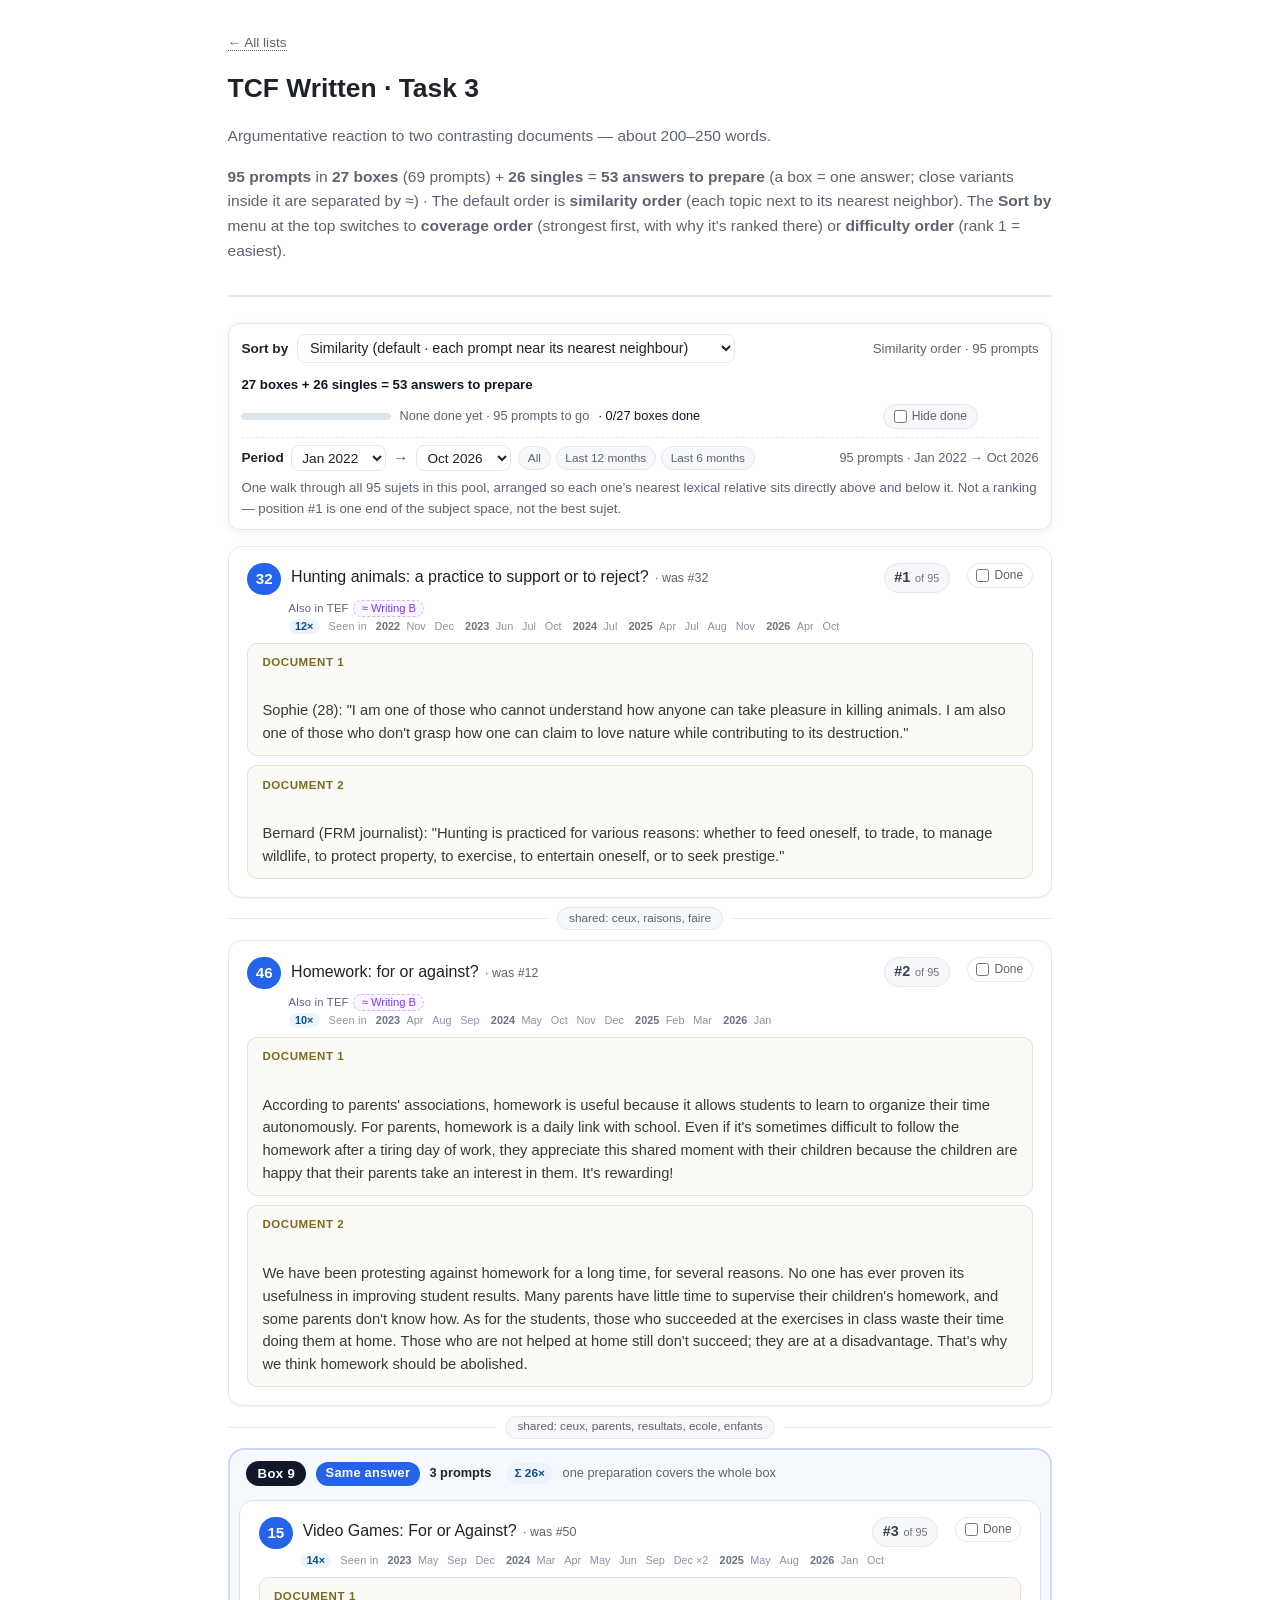
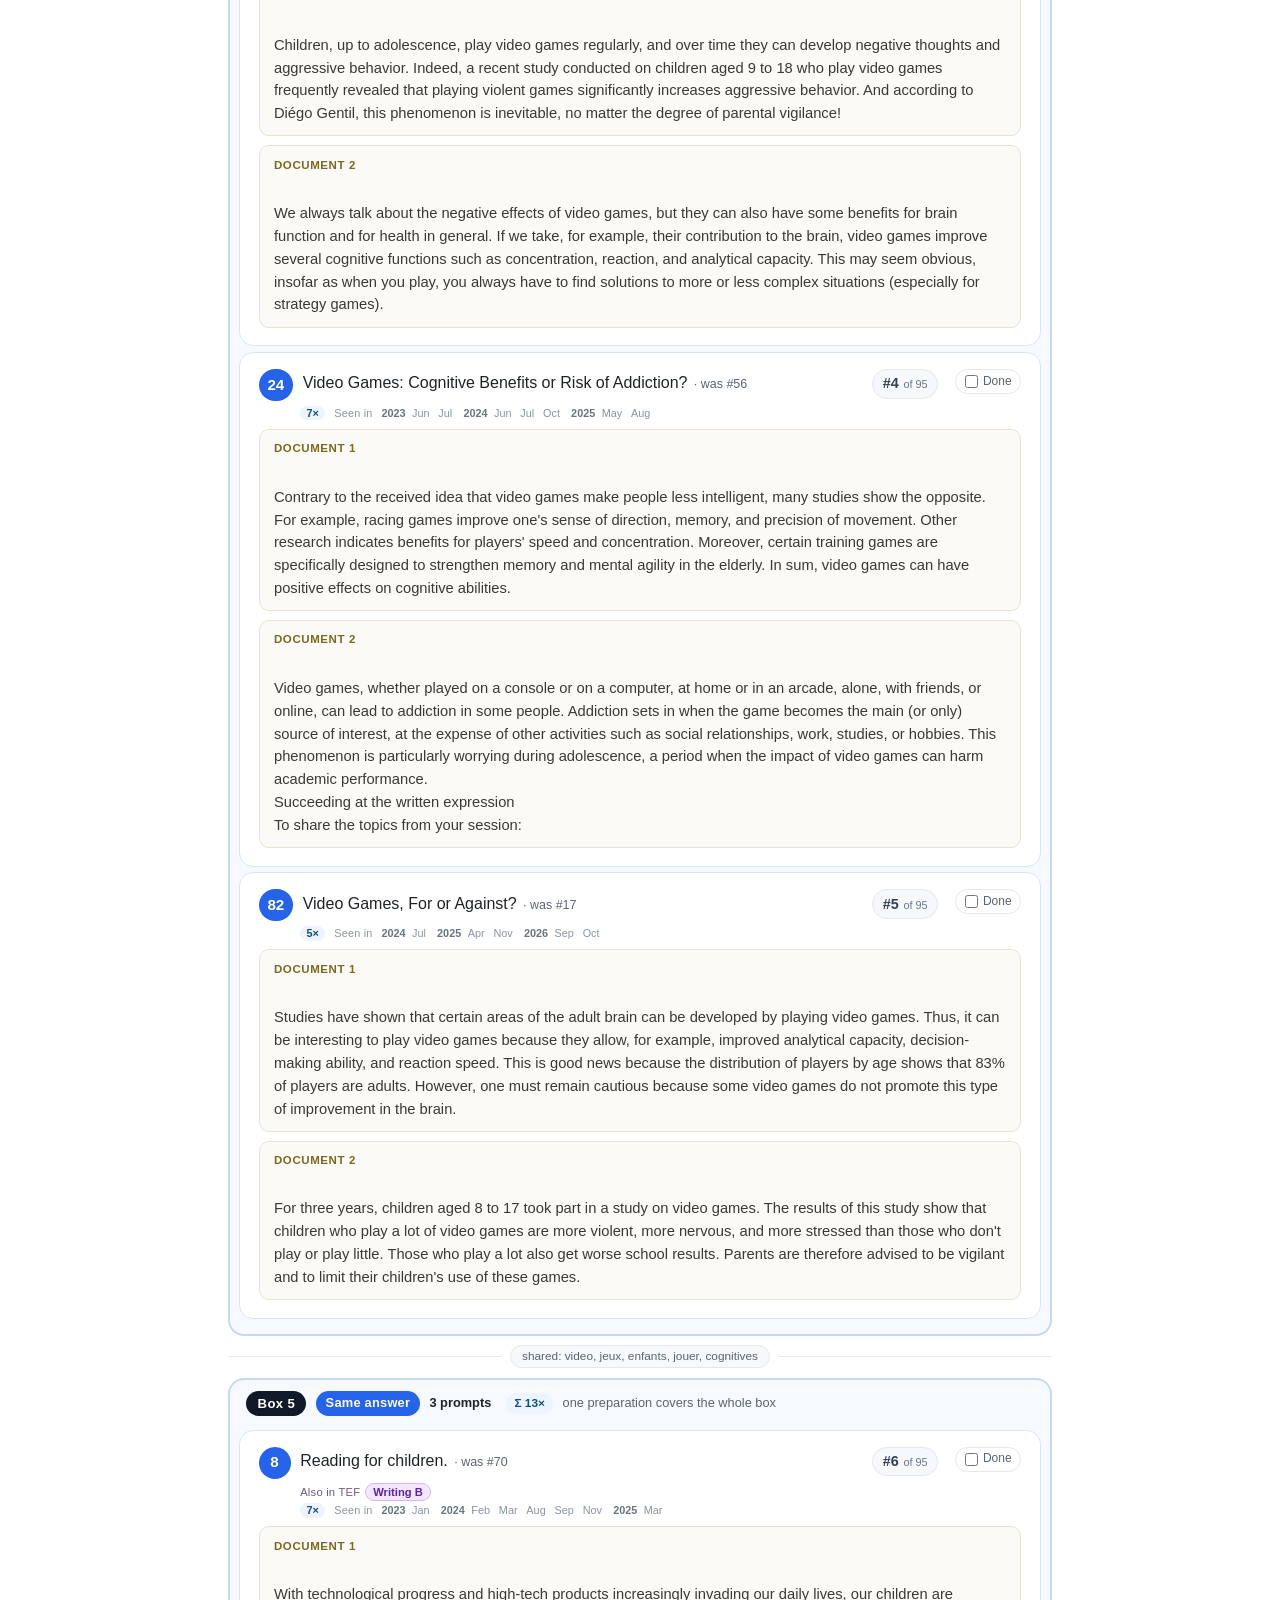
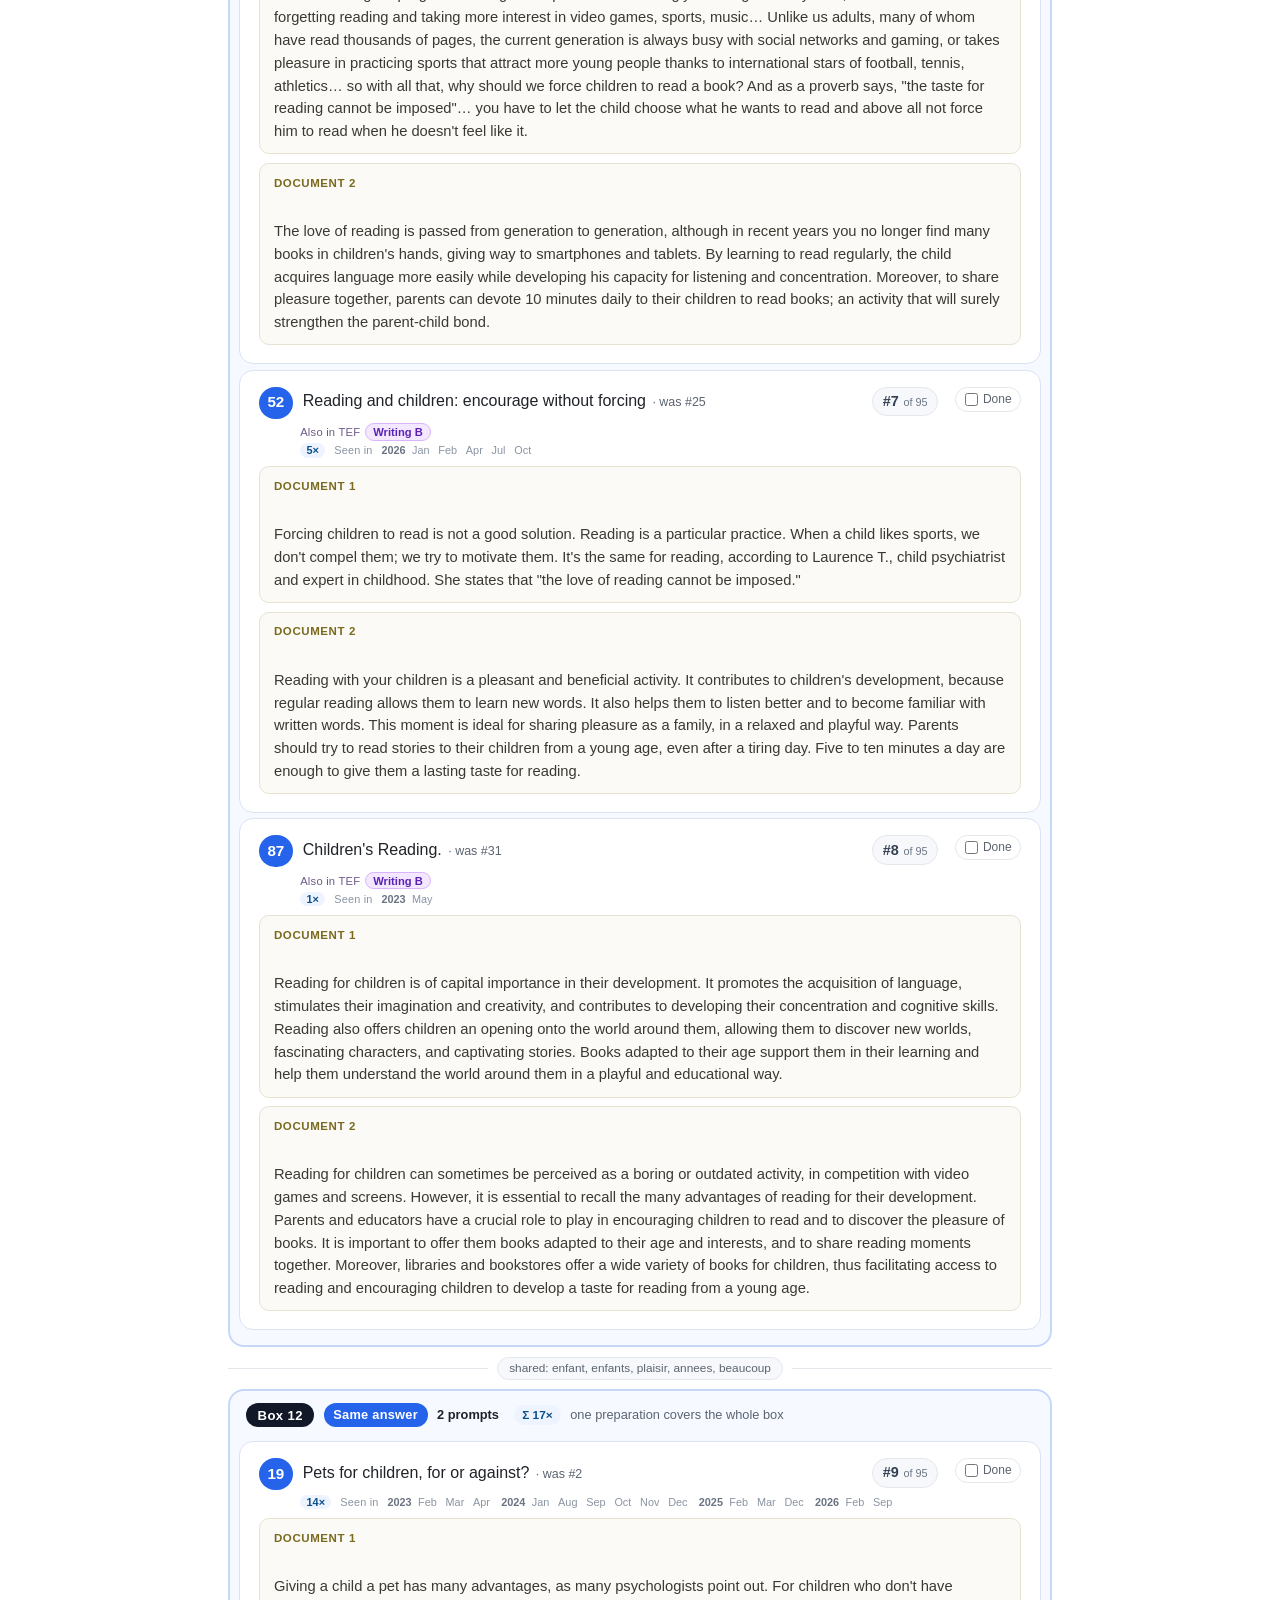
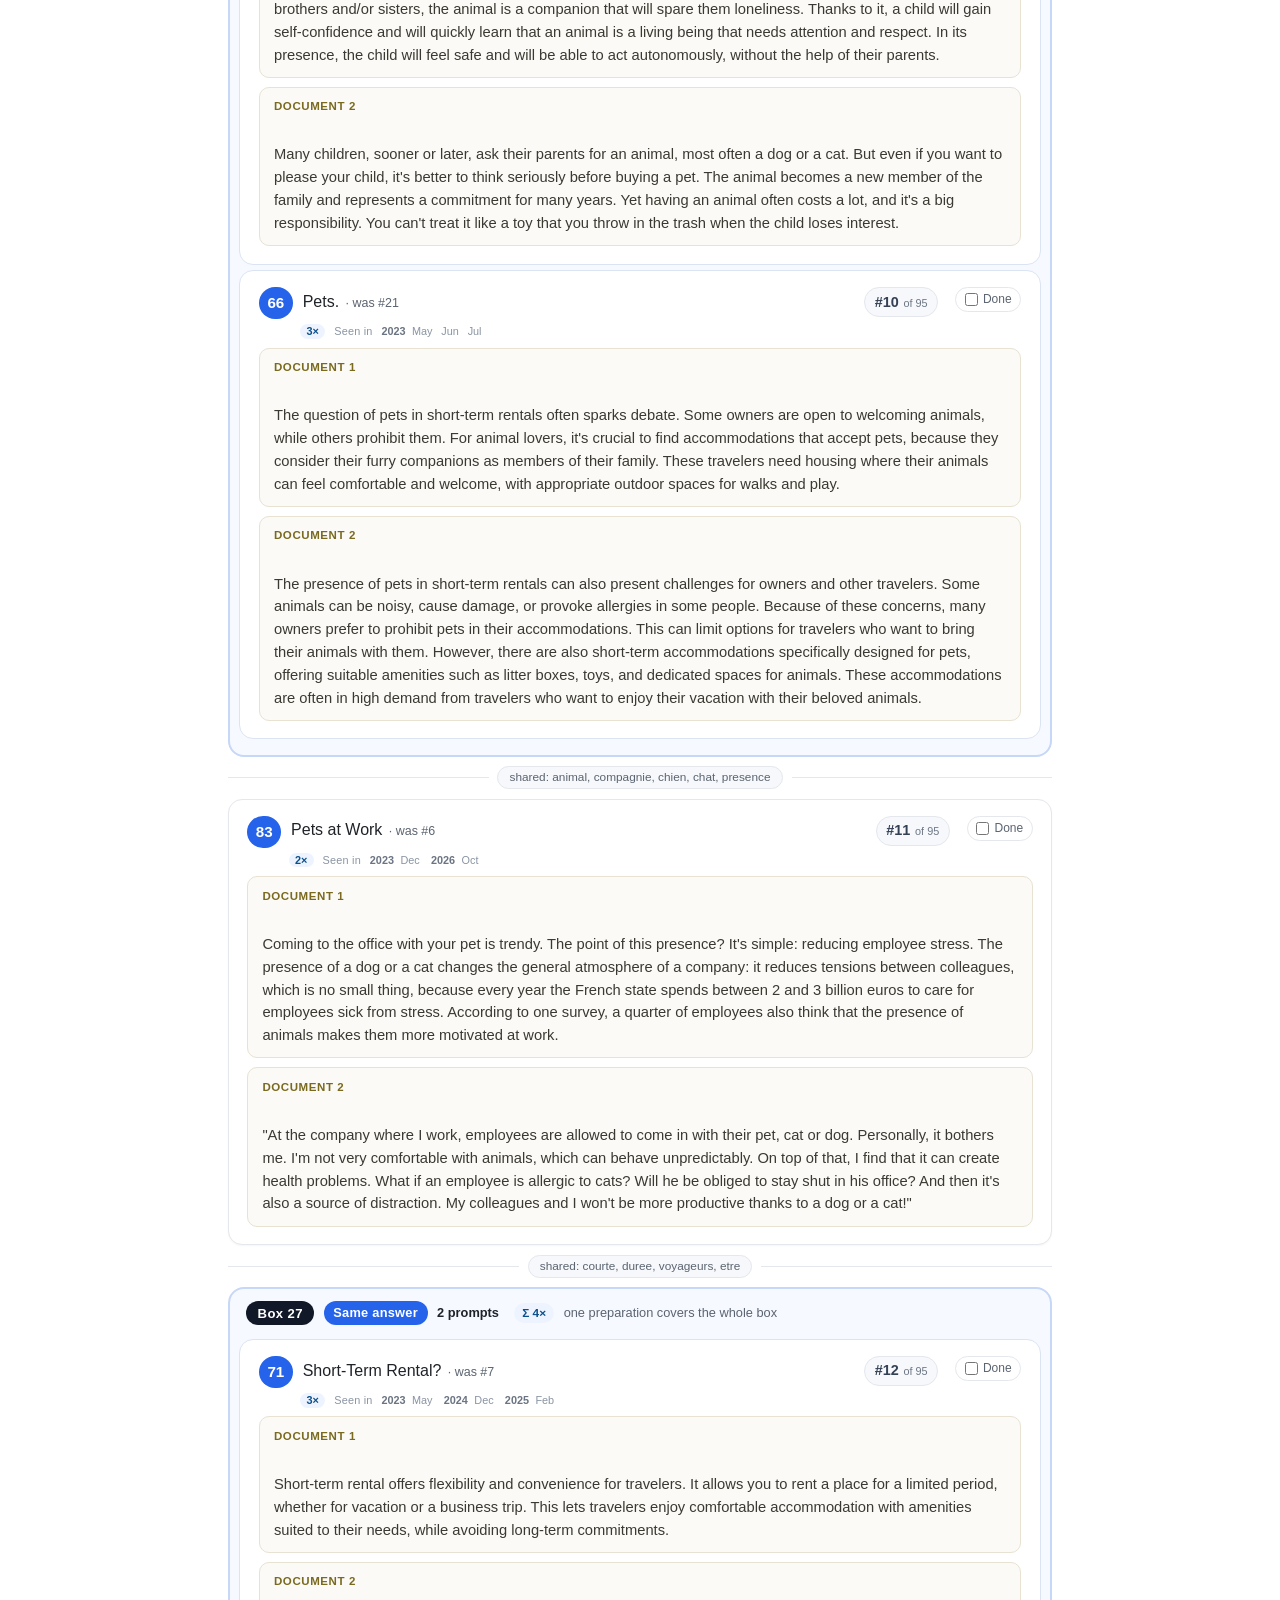
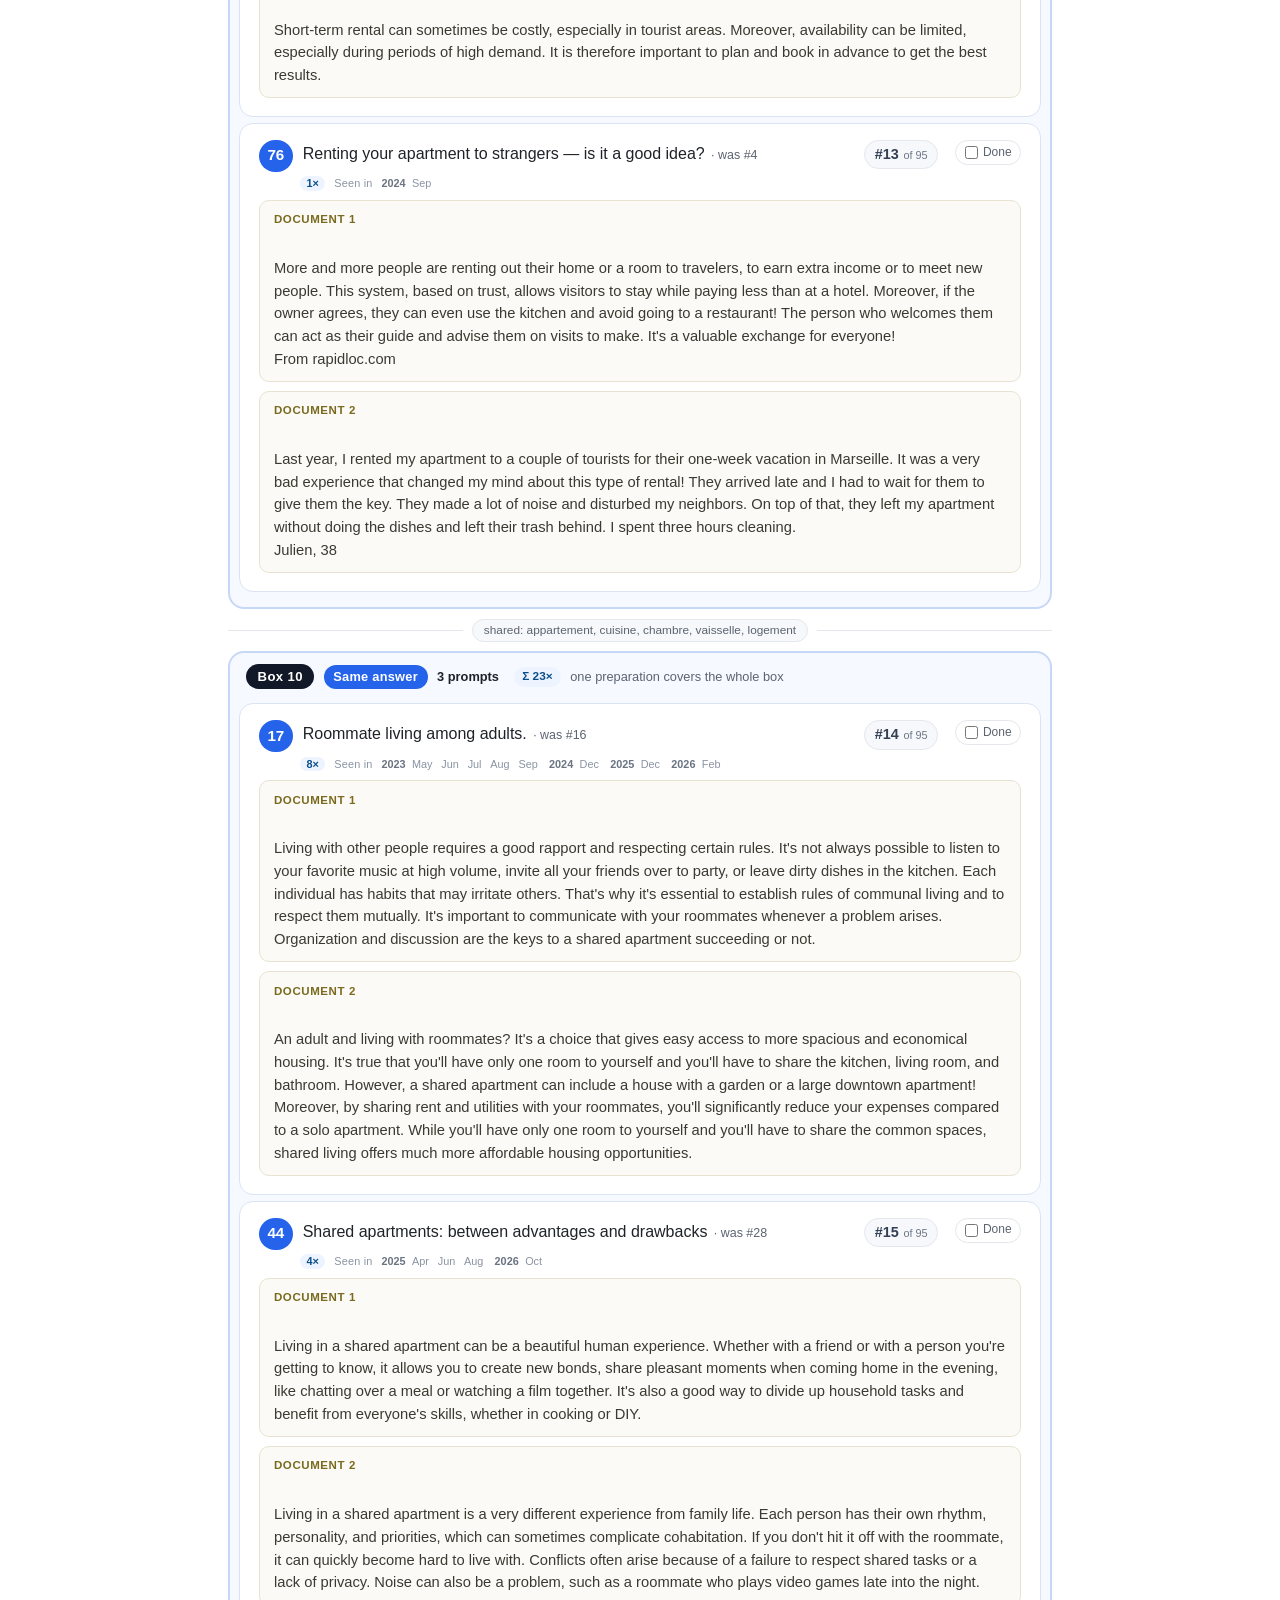
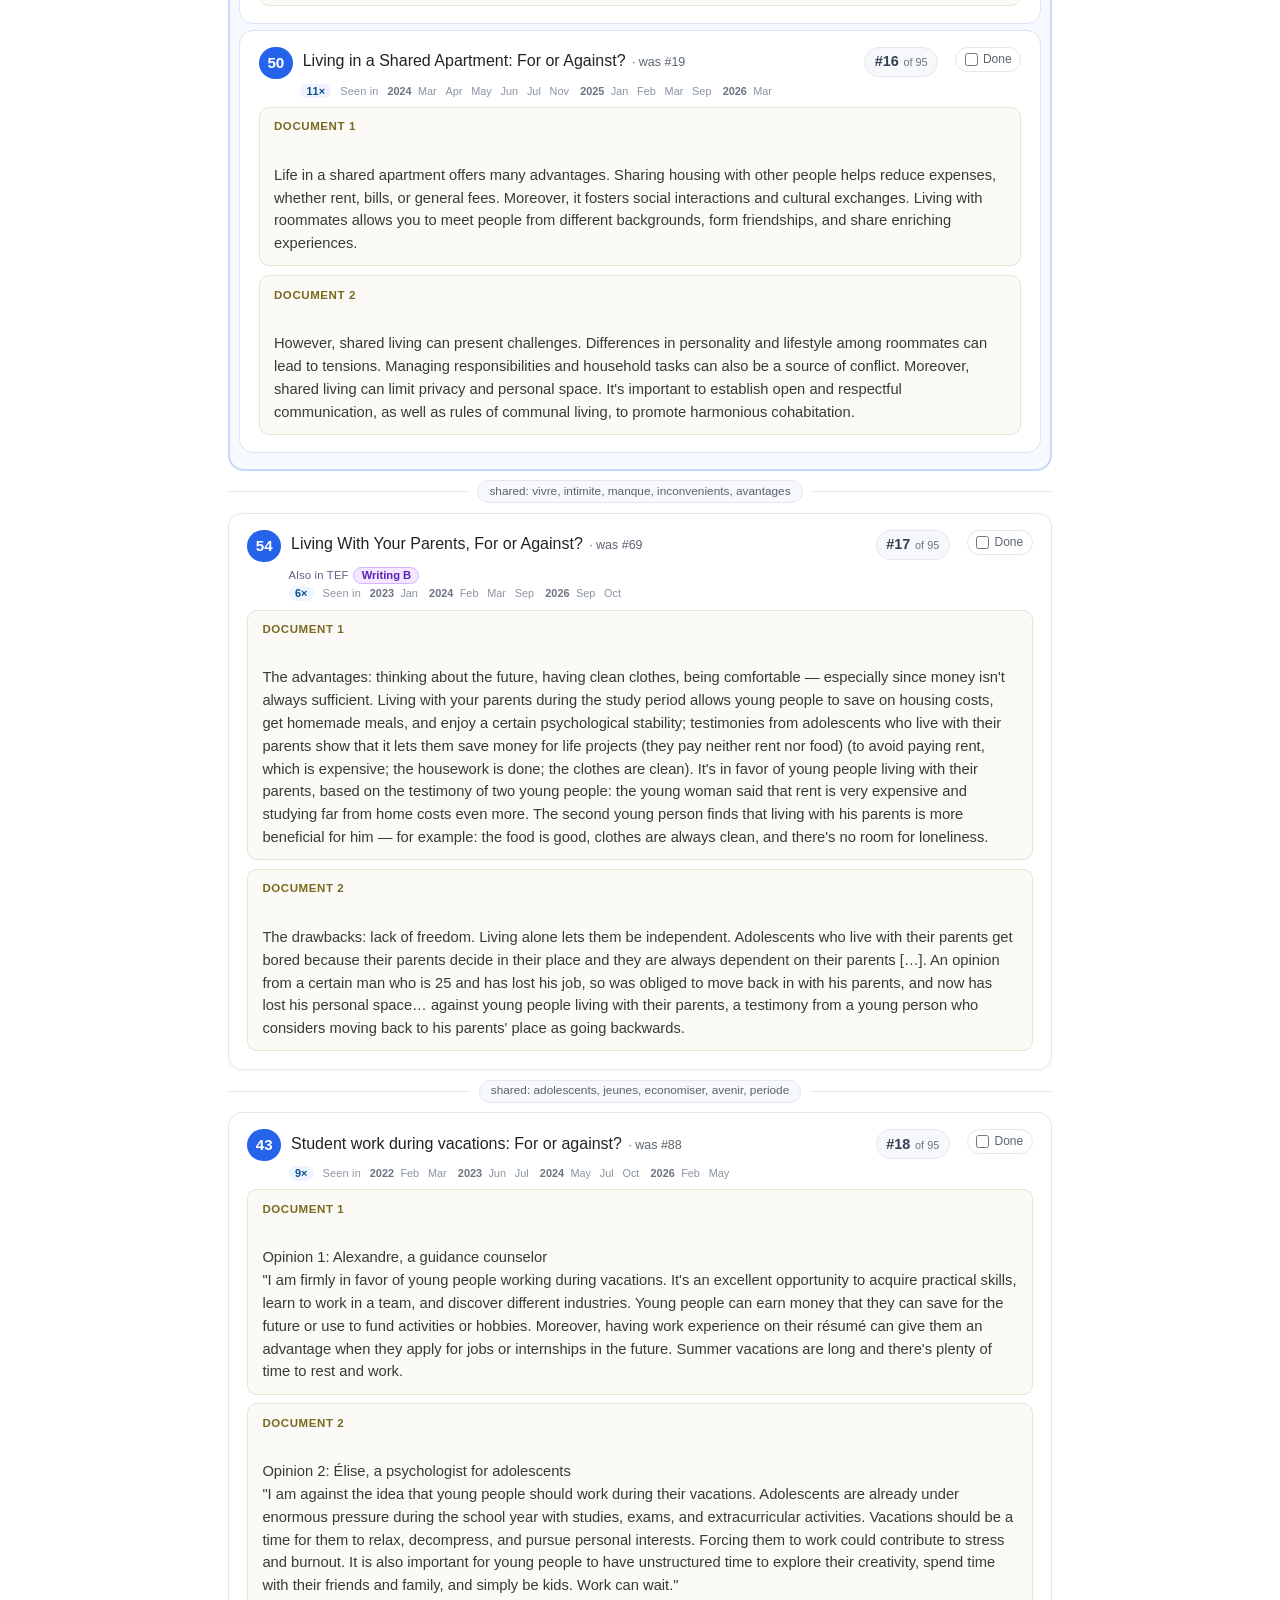
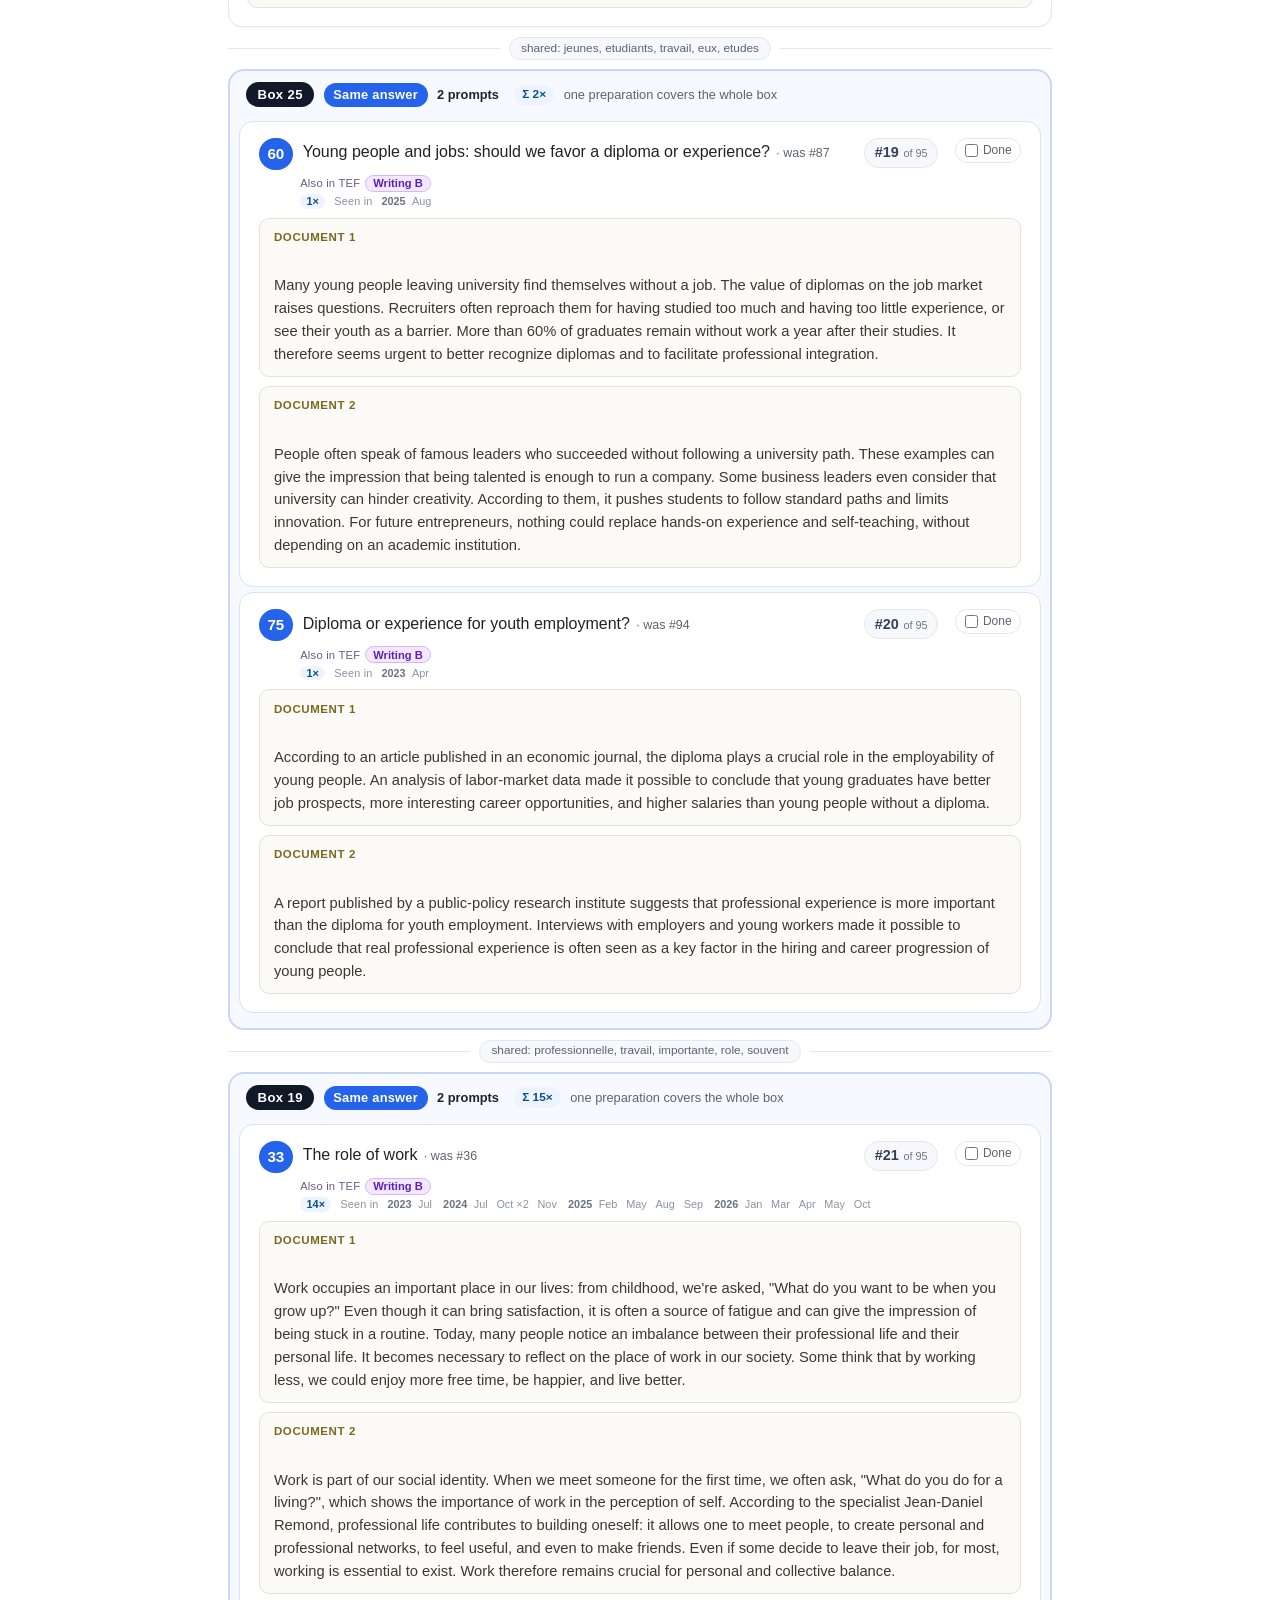
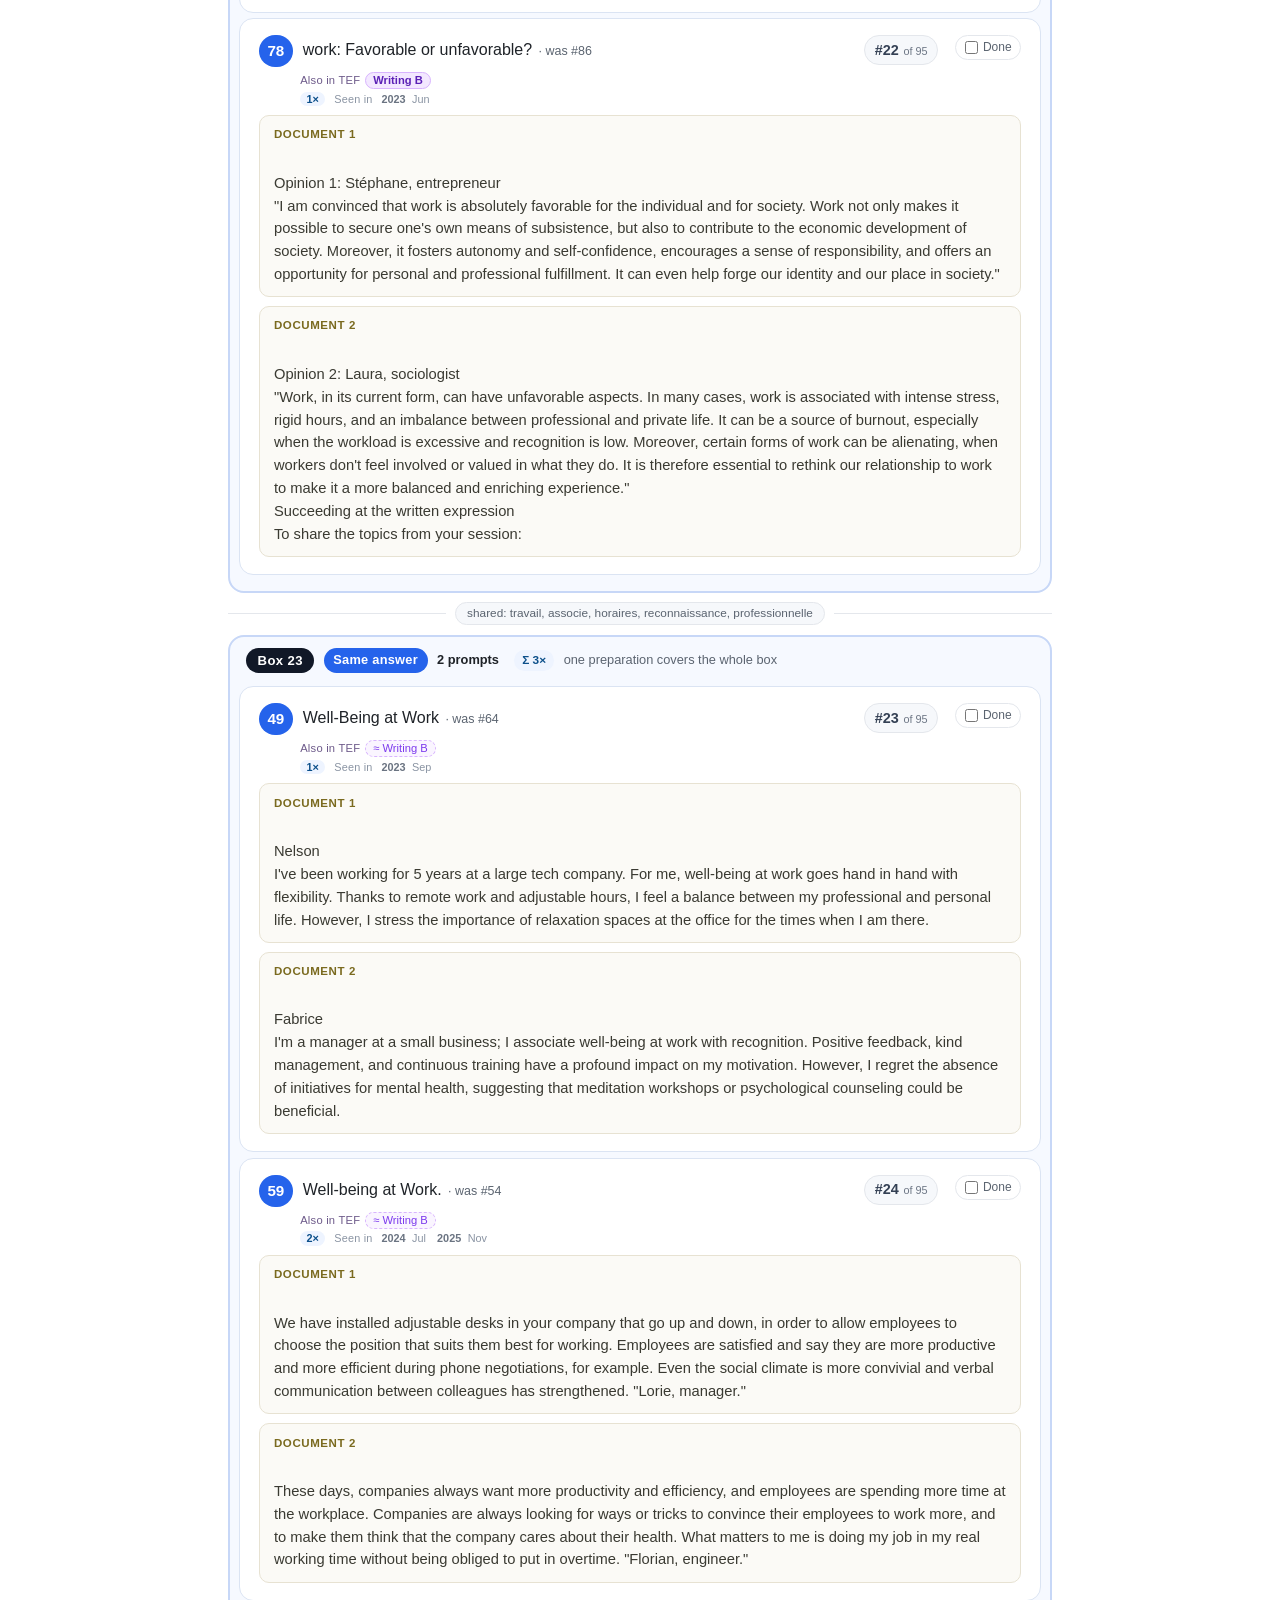
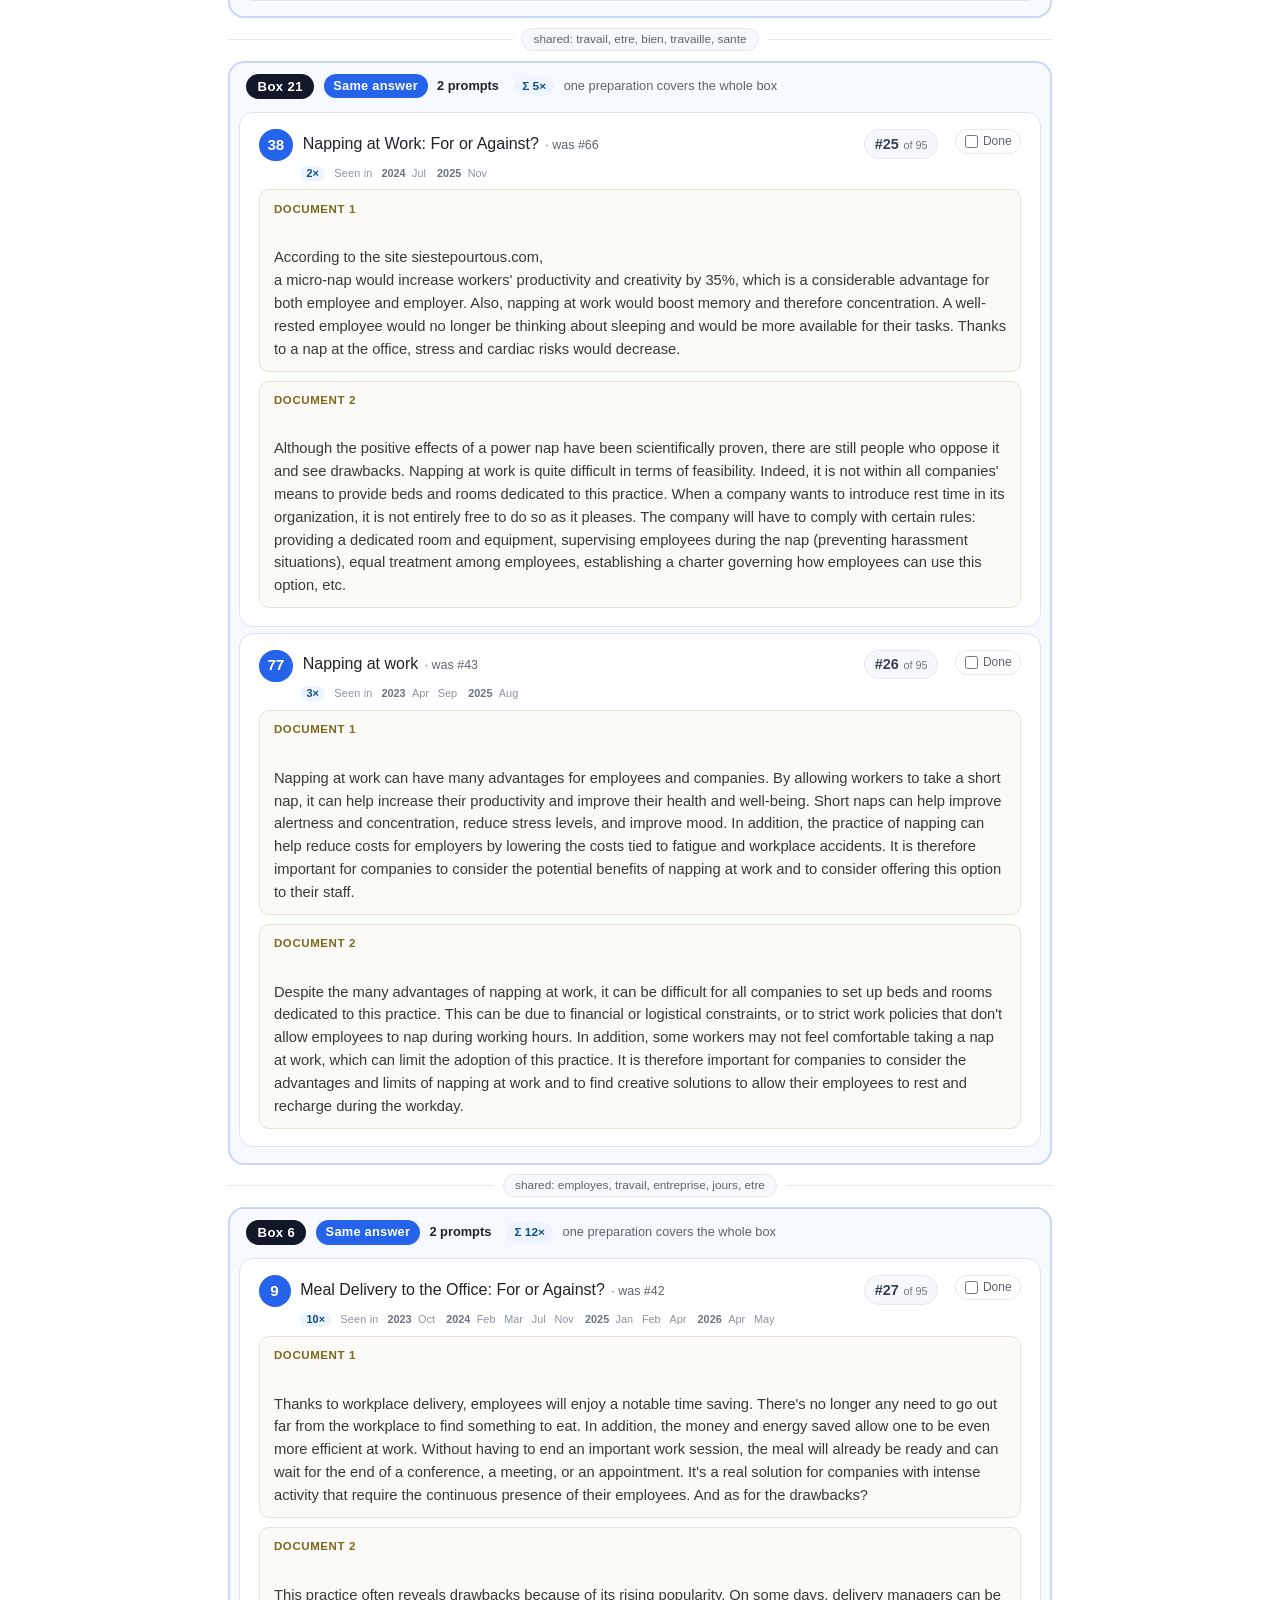
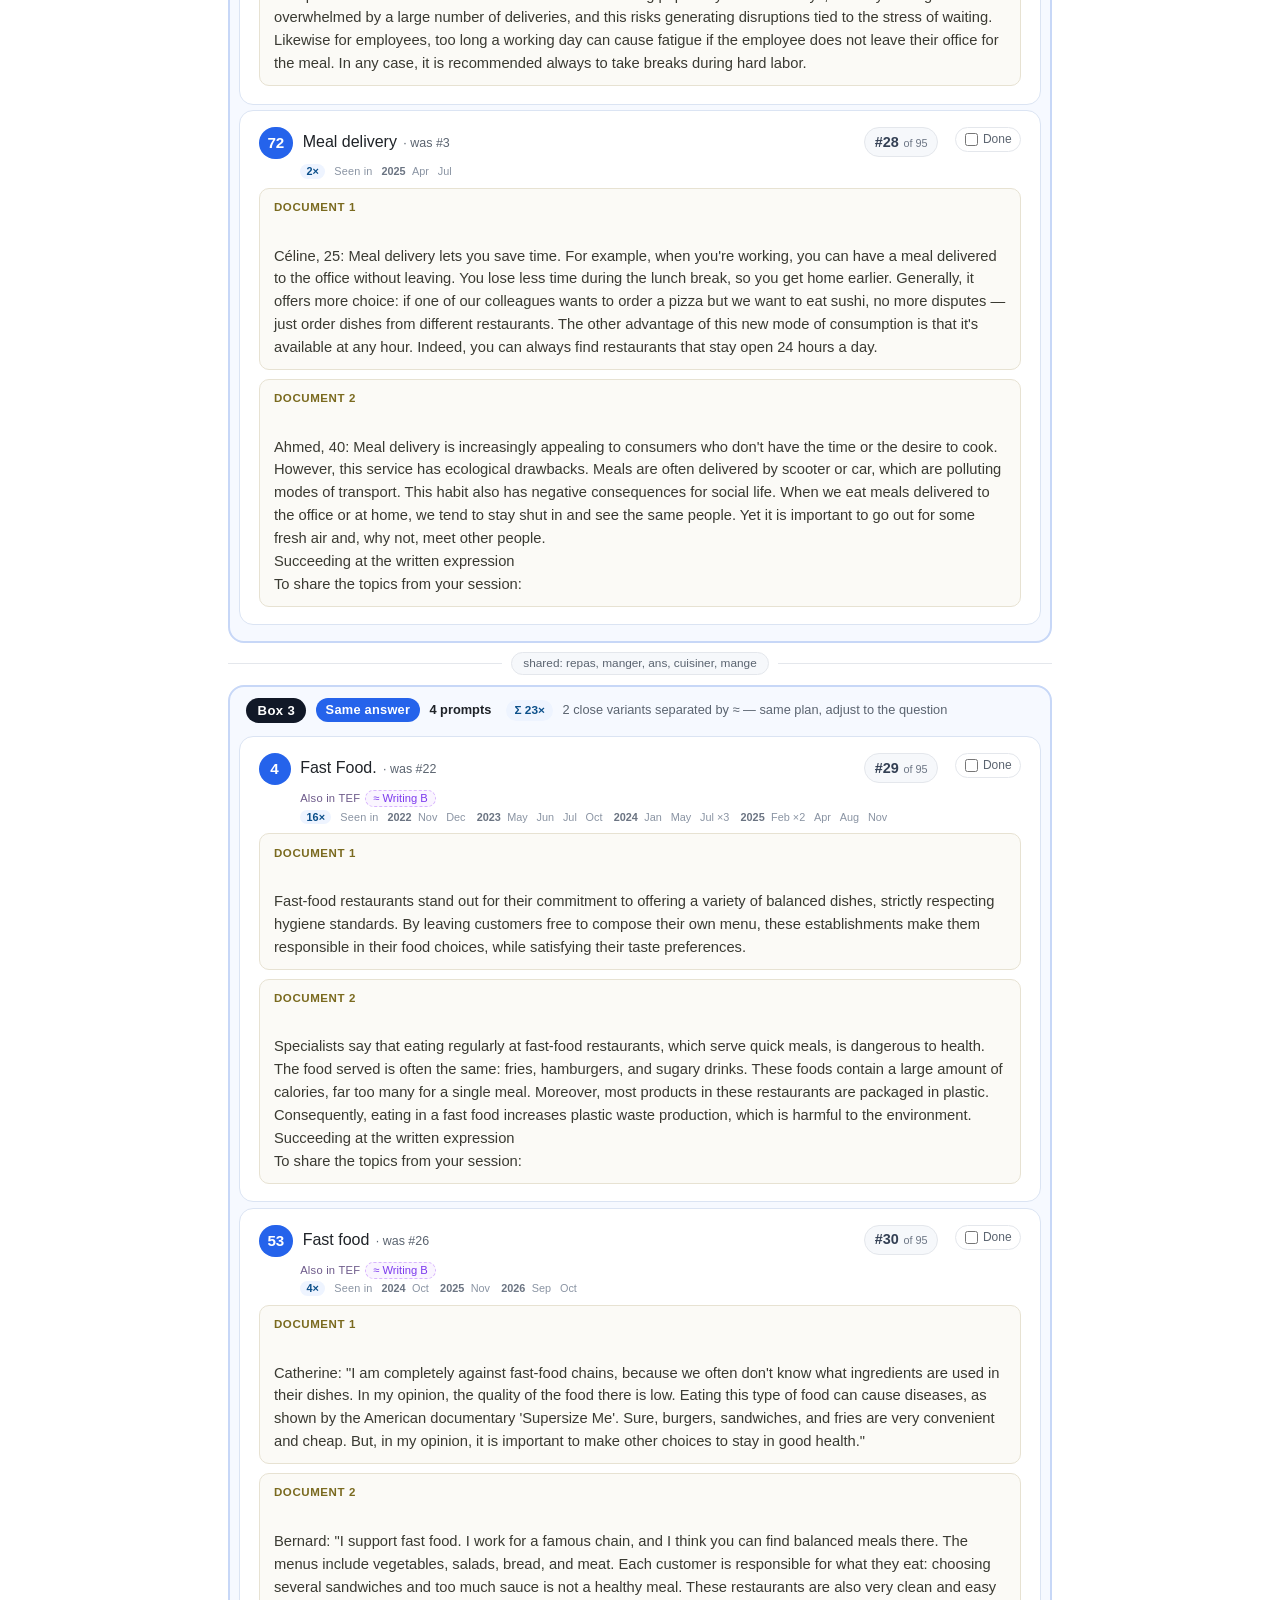
<file: ee-t3-EN.html>
<!DOCTYPE html>
<html lang="en">
<head>
<meta charset="utf-8">
<meta name="viewport" content="width=device-width, initial-scale=1, viewport-fit=cover">
<meta name="tcf-set" content="EE_T3">
<meta name="tcf-pool-size" content="95">
<title>TCF Written — Task 3 · argumentative essay</title>
<meta name="robots" content="noindex, nofollow">
<meta name="googlebot" content="noindex, nofollow">
<style>:root{
  --ink:#1f2328; --muted:#5b6470; --line:#e4e7ec; --bg:#ffffff;
  --accent:#2563eb; --accent-soft:#eef4ff; --chip:#eef2f7;
  --doc-bg:#fbfaf6; --doc-line:#e7e2d2; --obj:#b4341f; --reb:#0f7a44;
}
*{box-sizing:border-box}
body{max-width:860px;margin:0 auto;padding:2rem 1.1rem 5rem;
  font-family:-apple-system,Segoe UI,Roboto,Helvetica,Arial,sans-serif;
  line-height:1.6;color:var(--ink);background:var(--bg);}
header.page{border-bottom:2px solid var(--line);margin-bottom:1.6rem;padding-bottom:1rem}
header.page h1{font-size:1.65rem;margin:.2rem 0 .5rem}
.crumb{font-size:.85rem;margin:0 0 .8rem;color:var(--muted)}
.crumb a{color:var(--muted);text-decoration:none;border-bottom:1px dotted var(--muted)}
.crumb a:hover{color:var(--accent);border-color:var(--accent)}
.lead{color:var(--muted);font-size:.97rem}
.callout{margin:.85rem 0 0;padding:.75rem .95rem;border-radius:12px;background:#f6f8fb;
  border:1px solid var(--line);border-left:3px solid var(--accent);
  font-size:.88rem;color:#3c4653;line-height:1.55}
.callout b{color:var(--ink)}
h2.group{font-size:1.05rem;margin:2rem 0 .2rem}
section.card{border:1px solid var(--line);border-radius:14px;padding:1rem 1.15rem 1.1rem;
  margin:.8rem 0;background:#fff;box-shadow:0 1px 2px rgba(16,24,40,.04)}
ul.links{list-style:none;padding-left:0;margin:0}
ul.links li{border-top:1px solid var(--line)}
ul.links li:first-child{border-top:none}
ul.links a{display:flex;align-items:center;gap:.55rem;flex-wrap:wrap;
  padding:.6rem .2rem;text-decoration:none;color:var(--ink);border-radius:8px}
ul.links a:hover{background:var(--accent-soft)}
ul.links a .lang{display:inline-block;background:var(--chip);border-radius:6px;
  padding:.05rem .45rem;font-weight:700;font-size:.78rem;color:#374151;flex:none}
ul.links a .what{font-size:.95rem;font-weight:600}
ul.links a .hint{color:var(--muted);font-size:.84rem}
ul.links a::after{content:"›";margin-left:auto;color:var(--muted);font-size:1.15rem;line-height:1}

section.topic{border:1px solid var(--line);border-radius:14px;padding:1rem 1.15rem 1.1rem;
  margin:.8rem 0;background:#fff;box-shadow:0 1px 2px rgba(16,24,40,.04)}
.topic-head{display:flex;gap:.6rem;align-items:flex-start;margin-bottom:.3rem}
.badge{flex:none;display:inline-flex;align-items:center;justify-content:center;
  min-width:2rem;height:2rem;padding:0 .55rem;border-radius:999px;background:var(--accent);
  color:#fff;font-weight:700;font-size:.95rem}
p.prompt{margin:.1rem 0;font-size:1rem;color:var(--ink);flex:1 1 auto}
p.prompt .orig{color:var(--muted);font-weight:500;font-size:.78rem;margin-left:.4rem;
  white-space:nowrap}
p.doc{background:var(--doc-bg);border:1px solid var(--doc-line);border-radius:10px;
  padding:.65rem .9rem;margin:.55rem 0 0;font-size:.92rem;color:#3a3a32;line-height:1.55}
p.doc b{color:#7a6a1f;font-weight:700;text-transform:uppercase;letter-spacing:.05em;
  font-size:.72rem;display:block;margin-bottom:.3rem}
footer.page{margin-top:2.5rem;border-top:1px solid var(--line);padding-top:1rem;
  color:var(--muted);font-size:.82rem}
/* tcf-group */
.tcf-group{border:2px solid #c7d7f7;border-radius:16px;padding:.55rem .6rem .6rem;margin:.8rem 0;background:#f6f9ff}
.tcf-group-head{display:flex;align-items:center;gap:.6rem;flex-wrap:wrap;padding:.15rem .45rem .5rem;font-size:.8rem;color:#344054}
.tcf-group-badge{background:#111827;color:#fff;border-radius:999px;padding:.12rem .7rem;font-weight:800;font-size:.82rem;letter-spacing:.03em;white-space:nowrap}
.tcf-group-tag{background:var(--accent);color:#fff;border-radius:999px;padding:.12rem .6rem;font-weight:700;letter-spacing:.02em;white-space:nowrap}
.tcf-group-n{font-weight:700;color:var(--ink)}
.tcf-group-hint{color:var(--muted)}
.tcf-group .tcf-core>section.topic{margin:.35rem 0;box-shadow:none;border-color:#dbe4f3}
.tcf-seam{display:flex;align-items:center;gap:.55rem;margin:.45rem .2rem}
.tcf-seam::before,.tcf-seam::after{content:'';flex:1 1 0;border-top:1px dashed #9db4e3}
.tcf-seam span{font-size:.74rem;color:#3b5bb0;background:#eef4ff;border:1px dashed #9db4e3;border-radius:999px;padding:.1rem .65rem;white-space:nowrap}
/* /tcf-group */
</style>
</head>
<body>
<header class="page">
  <p class="crumb"><a href="index.html">← All lists</a></p>
  <h1>TCF Written · Task 3</h1>
  <p class="lead">Argumentative reaction to two contrasting documents — about 200–250 words.</p>
  <p class="lead"><b>95 prompts</b> in <b>27 boxes</b> (69 prompts) + <b>26 singles</b> = <b>53 answers to prepare</b> (a box = one answer; close variants inside it are separated by ≈) · The default order is <b>similarity order</b> (each topic next to its nearest neighbor). The <b>Sort by</b> menu at the top switches to <b>coverage order</b> (strongest first, with why it's ranked there) or <b>difficulty order</b> (rank 1 = easiest).</p>
</header>
<div class="tcf-group" id="g-EE_T3-1">
<div class="tcf-group-head"><span class="tcf-group-badge">Box 1</span><span class="tcf-group-tag">Same answer</span><span class="tcf-group-n">2 prompts</span><span class="tcf-group-hint">2 close variants separated by ≈ — same plan, adjust to the question</span></div>
<div class="tcf-core">
<section class="topic" id="p-1">
  <div class="topic-head">
    <span class="badge">1</span>
    <p class="prompt">restricting cars in city centers (for or against)<span class="orig">· was #33</span></p>
  </div>
<p class="doc"><b>Document 1</b><br>With alarming pollution rates observed in various places around the world, several cities have succeeded in their bet to ban car traffic in urban zones. Norway's capital, Oslo, recently opted for this solution and is pleased with it, considering it a beneficial decision for everyone. After some time, accidents will decrease, oil dependence will drop, and air quality will improve.</p>
<p class="doc"><b>Document 2</b><br>Many cities embark on projects to ban cars in urban zones without setting up the tools and infrastructure needed to succeed in this transition. Certainly, by reducing cars, there will be less traffic congestion, less stress, and above all much less polluted air; but in return, one must plan, among other things, huge parking lots to park the cars, opt further for public transport (subways and buses), and provide traffic permits for certain professions (such as the police, emergency responders, delivery drivers, …).</p>
</section>
</div>
<div class="tcf-seam" aria-hidden="true"><span>≈ close variant</span></div>
<div class="tcf-core">
<section class="topic" id="p-48">
  <div class="topic-head">
    <span class="badge">48</span>
    <p class="prompt">Free Public Transport: For or Against?<span class="orig">· was #11</span></p>
  </div>
<p class="doc"><b>Document 1</b><br>Free public transport is a very good idea; it reduces the number of cars in the city and avoids traffic jams. It is also a good measure to reduce pollution and therefore the risks of respiratory diseases. In my city, public transport is free. We observe that people use public transport more often since the free system was put in place. We also observe that this measure has benefited shopkeepers: people come back to shop in the city center, and go less to the hypermarkets.</p>
<p class="doc"><b>Document 2</b><br>The idea is not good. On the one hand, it would be expensive for cities. Yet it seems to me that the city of Toulouse has other problems to solve as a priority. For example, they should first redevelop their green spaces, which would benefit everyone. On the other hand, it would be better to reorganize public transport rather than make it free. Today, people prefer to take their car because the city lacks public transport in certain outlying neighborhoods. And then, in my view, we must keep public transport paid. People will respect the equipment more if they take part in financing it by paying for a transit ticket.</p>
</section>
</div>
</div><!-- /tcf-group -->
<div class="tcf-group" id="g-EE_T3-2">
<div class="tcf-group-head"><span class="tcf-group-badge">Box 2</span><span class="tcf-group-tag">Same answer</span><span class="tcf-group-n">6 prompts</span><span class="tcf-group-hint">one preparation covers the whole box</span></div>
<div class="tcf-core">
<section class="topic" id="p-2">
  <div class="topic-head">
    <span class="badge">2</span>
    <p class="prompt">Homemade Products: For or Against?<span class="orig">· was #39</span></p>
  </div>
<p class="doc"><b>Document 1</b><br>Making your own organic products at home offers total control over the ingredients, guaranteeing healthier and more personalized options. It also helps reduce plastic waste through reusable packaging. Moreover, you will save money in the long run and develop creative skills, thus promoting a more sustainable lifestyle.</p>
<p class="doc"><b>Document 2</b><br>However, making organic products at home carries risks. Formulation errors can lead to ineffective or irritating products. In addition, the time and effort required to source and prepare the ingredients can be burdensome. There is also a lack of safety and stability guarantees for homemade products, with an increased risk of bacterial contamination if the products are not properly stored. Finally, the high initial cost of purchasing quality ingredients can be off-putting for some.</p>
</section>
<section class="topic" id="p-70">
  <div class="topic-head">
    <span class="badge">70</span>
    <p class="prompt">Homemade Products: For or Against?<span class="orig">· was #27</span></p>
  </div>
<p class="doc"><b>Document 1</b><br>Today it is possible to make all kinds of products yourself at home: shampoos, soaps, creams, makeup, but also cleaning products for housework. That's wonderful because you can control their composition. It is preferable to select natural ingredients and fragrances that don't contain chemical elements. Furthermore, homemade production makes it possible to reduce packaging and therefore waste.<br>Don't hesitate any longer: make your own products.</p>
<p class="doc"><b>Document 2</b><br>Do you prefer to make your own soap rather than buy it? Careful — there are health risks if you don't choose the right ingredients or if hygiene rules aren't followed. Thus, before starting, it is necessary to be well informed and to follow strict rules of production and preservation. Moreover, even if these products cost less and represent a daily saving, homemade production often takes a lot of time.</p>
</section>
<section class="topic" id="p-74">
  <div class="topic-head">
    <span class="badge">74</span>
    <p class="prompt">Homemade products: a wise choice or a risk?<span class="orig">· was #49</span></p>
  </div>
<p class="doc"><b>Document 1</b><br>Artisanal home production of organic products allows absolute control over the composition, guaranteeing alternatives that are both healthier and more personalized. It also contributes to the reduction of plastic waste, notably thanks to the use of reusable packaging. This ecological choice, in addition to being economical in the long term, encourages the acquisition of creative skills and supports a sustainable lifestyle.</p>
<p class="doc"><b>Document 2</b><br>Despite its advantages, home production of organic products presents certain risks. A bad formulation can harm the product's effectiveness or cause irritation. Furthermore, the time and effort required to find the right ingredients represent a real challenge. Moreover, in the absence of strict controls, the products may be unstable or contaminated. The high initial cost to source reliable ingredients also constitutes a barrier for many people.</p>
</section>
<section class="topic" id="p-79">
  <div class="topic-head">
    <span class="badge">79</span>
    <p class="prompt">Homemade Products: An Interesting Alternative or a Constraint?<span class="orig">· was #41</span></p>
  </div>
<p class="doc"><b>Document 1</b><br>Preparing your own organic products at home offers total control over their composition, guaranteeing healthy, well-adapted solutions. This practice also lets you limit the use of plastic through reusable packaging. It represents an economical and enriching alternative that promotes a more responsible and ecological way of life.</p>
<p class="doc"><b>Document 2</b><br>The production of homemade organic products is not without drawbacks. An error in the formulation can alter their effectiveness or provoke undesirable reactions. Moreover, gathering and preparing the ingredients can be tedious. The absence of certification offers less safety and increases the risk of bacterial contamination in the event of poor storage. Finally, the initial investment for quality ingredients can be an obstacle for some.</p>
</section>
<section class="topic" id="p-94">
  <div class="topic-head">
    <span class="badge">94</span>
    <p class="prompt">Homemade products: advantages and limits<span class="orig">· was #51</span></p>
  </div>
<p class="doc"><b>Document 1</b><br>Producing your own organic products at home allows you to fully control the ingredients used, thus offering healthier alternatives adapted to individual needs. It also contributes to the reduction of plastic waste through the use of reusable packaging. Moreover, this approach allows for savings over the long term while developing creative skills, promoting a more sustainable lifestyle.</p>
<p class="doc"><b>Document 2</b><br>Homemade production of organic products presents certain challenges. Errors in the formulation can affect their effectiveness or cause irritation. The time and effort needed to select and prepare the ingredients can also represent a constraint. Moreover, the absence of guarantees on the safety and stability of homemade products increases the risk of contamination if the rules of preservation are not respected. Finally, the initial cost of quality ingredients can constitute a barrier for some.</p>
</section>
<section class="topic" id="p-95">
  <div class="topic-head">
    <span class="badge">95</span>
    <p class="prompt">Homemade products: a wise choice or a risk?<span class="orig">· was #44</span></p>
  </div>
<p class="doc"><b>Document 1</b><br>Making your own organic products at home gives you total control over the ingredients, thus offering healthier and more personalized alternatives. You contribute to reducing plastic waste with reusable packaging, while saving money over the long term and cultivating creative skills for a lifestyle more respectful of the environment.</p>
<p class="doc"><b>Document 2</b><br>Although making organic products yourself is an interesting option, it comes with risks. A poor formulation can result in useless or skin-irritating products. Finding and preparing the right ingredients also requires time and effort. Moreover, there is no certainty regarding the stability of homemade products, with risks of contamination if the products are not stored correctly. The high cost of quality ingredients can also discourage some people.</p>
</section>
</div>
</div><!-- /tcf-group -->
<section class="topic" id="p-3">
  <div class="topic-head">
    <span class="badge">3</span>
    <p class="prompt">Low-Cost Flights: For or Against?<span class="orig">· was #10</span></p>
  </div>
<p class="doc"><b>Document 1</b><br>I often make my trips with low-cost airlines. Low-cost carriers offer prices lower than those of regular airlines. Sometimes it costs me less than traveling by car or by train. At those fares, you may suspect there's a catch — and indeed, you'll get no service on board (no food, no drink). I would say, then, that low-cost is definitely not made for long-haul flights.<br>Martin (26).</p>
<p class="doc"><b>Document 2</b><br>Recently, I made the decision to stop traveling with low-cost airlines. I thought long and hard before deciding, but the choice was obvious: uncomfortable seats, harsh working conditions, and above all aging planes that call safety into question! From now on, for some trips I'll opt for the car or even the train — the latter even lets you discover beautiful scenery. As for long journeys, it's better to take a flight with a regular airline.<br>Robert (29).</p>
</section>
<div class="tcf-group" id="g-EE_T3-3">
<div class="tcf-group-head"><span class="tcf-group-badge">Box 3</span><span class="tcf-group-tag">Same answer</span><span class="tcf-group-n">4 prompts</span><span class="tcf-group-hint">2 close variants separated by ≈ — same plan, adjust to the question</span></div>
<div class="tcf-core">
<section class="topic" id="p-4">
  <div class="topic-head">
    <span class="badge">4</span>
    <p class="prompt">Fast Food.<span class="orig">· was #22</span></p>
  </div>
<p class="doc"><b>Document 1</b><br>Fast-food restaurants stand out for their commitment to offering a variety of balanced dishes, strictly respecting hygiene standards. By leaving customers free to compose their own menu, these establishments make them responsible in their food choices, while satisfying their taste preferences.</p>
<p class="doc"><b>Document 2</b><br>Specialists say that eating regularly at fast-food restaurants, which serve quick meals, is dangerous to health. The food served is often the same: fries, hamburgers, and sugary drinks. These foods contain a large amount of calories, far too many for a single meal. Moreover, most products in these restaurants are packaged in plastic. Consequently, eating in a fast food increases plastic waste production, which is harmful to the environment.<br>Succeeding at the written expression<br>To share the topics from your session:</p>
</section>
<section class="topic" id="p-53">
  <div class="topic-head">
    <span class="badge">53</span>
    <p class="prompt">Fast food<span class="orig">· was #26</span></p>
  </div>
<p class="doc"><b>Document 1</b><br>Catherine: "I am completely against fast-food chains, because we often don't know what ingredients are used in their dishes. In my opinion, the quality of the food there is low. Eating this type of food can cause diseases, as shown by the American documentary 'Supersize Me'. Sure, burgers, sandwiches, and fries are very convenient and cheap. But, in my opinion, it is important to make other choices to stay in good health."</p>
<p class="doc"><b>Document 2</b><br>Bernard: "I support fast food. I work for a famous chain, and I think you can find balanced meals there. The menus include vegetables, salads, bread, and meat. Each customer is responsible for what they eat: choosing several sandwiches and too much sauce is not a healthy meal. These restaurants are also very clean and easy to get to for families or groups of friends."</p>
</section>
<section class="topic" id="p-89">
  <div class="topic-head">
    <span class="badge">89</span>
    <p class="prompt">Fast Food: For or Against?<span class="orig">· was #15</span></p>
  </div>
<p class="doc"><b>Document 1</b><br>I find fast food very practical when I'm in a hurry. In my opinion, fast-food chains have made efforts to offer healthier options. I particularly appreciate the possibility of ordering online and picking up my order quickly, which lets me manage my time efficiently during my busy days.</p>
<p class="doc"><b>Document 2</b><br>I had an unpleasant experience with fast food. I found that the food was often of mediocre quality and too greasy. Moreover, I was disappointed by the lack of vegetarian and healthy options in most fast-food places. For me, it is better to take the time to prepare a healthy and balanced homemade meal.</p>
</section>
</div>
<div class="tcf-seam" aria-hidden="true"><span>≈ close variant</span></div>
<div class="tcf-core">
<section class="topic" id="p-63">
  <div class="topic-head">
    <span class="badge">63</span>
    <p class="prompt">Choice between eating out or at home<span class="orig">· was #13</span></p>
  </div>
<p class="doc"><b>Document 1</b><br>Aïcha, a young single woman of 28, prefers to dine out rather than eat alone at home. She appreciates the possibility of going out at any time in Lyon and sharing convivial meals with her friends, which is impossible in her small apartment. She also notes that few people of her generation take the time to cook.</p>
<p class="doc"><b>Document 2</b><br>Laura, a 45-year-old mother, explains that eating at a restaurant is often too costly for her. Although she'd sometimes like to avoid cooking, the family budget prevents it. She also criticizes the quality of restaurant dishes and prefers to know exactly what she's eating by preparing meals at home.</p>
</section>
</div>
</div><!-- /tcf-group -->
<div class="tcf-group" id="g-EE_T3-4">
<div class="tcf-group-head"><span class="tcf-group-badge">Box 4</span><span class="tcf-group-tag">Same answer</span><span class="tcf-group-n">2 prompts</span><span class="tcf-group-hint">2 close variants separated by ≈ — same plan, adjust to the question</span></div>
<div class="tcf-core">
<section class="topic" id="p-5">
  <div class="topic-head">
    <span class="badge">5</span>
    <p class="prompt">Role of Television in Children's Education.<span class="orig">· was #71</span></p>
  </div>
<p class="doc"><b>Document 1</b><br>Television is a means of communication and entertainment widely used in our modern society. Its influence is undeniable, both on individuals and on culture in general. It allows information to be broadcast, offers varied entertainment, and promotes the spread of culture. Television is present in many households and constitutes a source of information and entertainment accessible to all. Thanks to its reach and its ability to touch a broad audience, television plays an important role in transmitting knowledge and raising awareness of social issues.</p>
<p class="doc"><b>Document 2</b><br>Television can also present certain drawbacks. Programs may sometimes convey stereotypes, prejudices, and questionable values. In addition, time spent in front of the television can reduce the time devoted to other more enriching activities, such as reading, social interactions, or playing a sport. It is important to use judgment and regulate exposure to television, particularly for children, in order to preserve a healthy balance between the different forms of learning and entertainment.</p>
</section>
</div>
<div class="tcf-seam" aria-hidden="true"><span>≈ close variant</span></div>
<div class="tcf-core">
<section class="topic" id="p-88">
  <div class="topic-head">
    <span class="badge">88</span>
    <p class="prompt">Television in society: strengths and risks<span class="orig">· was #67</span></p>
  </div>
<p class="doc"><b>Document 1</b><br>Television is a means of communication and entertainment that is very present in today's society. Its impact is evident on people and on culture in general. It transmits information, offers different entertainment programs, and spreads culture. Present in many households, it remains a source of information and leisure accessible to all. Thanks to its wide audience, television plays an essential role in sharing knowledge and raising awareness about social issues.</p>
<p class="doc"><b>Document 2</b><br>Television also has certain negative aspects. Some programs can transmit stereotypes, false ideas, or questionable values. In addition, spending too much time in front of the television can reduce the time devoted to other, more useful activities such as reading, social interactions, or sports. It is therefore necessary to be careful and to limit the time spent in front of the television, especially for children, in order to maintain a good balance between learning and leisure.</p>
</section>
</div>
</div><!-- /tcf-group -->
<section class="topic" id="p-6">
  <div class="topic-head">
    <span class="badge">6</span>
    <p class="prompt">The expansion of cities<span class="orig">· was #84</span></p>
  </div>
<p class="doc"><b>Document 1</b><br>Today, cities continue to grow at a rapid pace, which causes serious repercussions on the environment. Indeed, the more a city expands, the more it harms nature, with indirect consequences on human health. Deforestation is one of the most alarming impacts, because plants play a crucial role in absorbing carbon. Yet urban construction often replaces these green spaces, thereby reducing their ability to limit global warming.</p>
<p class="doc"><b>Document 2</b><br>The majority of the world's population today lives in urban areas, particularly in developed countries where this concerns eight out of ten people. This makes the city a genuine ecological challenge. It's often claimed that cities are poorly designed from an environmental point of view, and that their growth only amplifies the problems. However, some nuance is in order: cities are not systematically the planet's worst enemies. In reality, a city dweller's energy consumption is often lower than that of a country dweller.</p>
</section>
<section class="topic" id="p-7">
  <div class="topic-head">
    <span class="badge">7</span>
    <p class="prompt">School Uniforms: For or Against?<span class="orig">· was #83</span></p>
  </div>
<p class="doc"><b>Document 1</b><br>Wearing a uniform stifles and crushes boys' personalities. They cannot dress as they like under any circumstances. On the other side of the scale (among the "pros") there are people who would prefer, for themselves and their children, to have the possibility of expressing themselves through their clothing, by choosing themselves what they will wear each day. Thus, with a uniform, young people who like to express themselves through fashion, to stand out from the crowd thanks to a particular accessory or piece of clothing, find themselves disappointed and imprisoned in the uniform.</p>
<p class="doc"><b>Document 2</b><br>Wearing a uniform develops a sense of belonging to one's school and to the student community. It nurtures in young people a sense of the collective and often generates pride in belonging to one's school. Moreover, it reduces discrimination based on style or on the student's social class. Indeed, the uniform allows parents to save a lot of money — not all parents can afford to buy their children nice designer clothes or popular brands. Establishing a dress code therefore reduces the differences between social classes.</p>
</section>
<div class="tcf-group" id="g-EE_T3-5">
<div class="tcf-group-head"><span class="tcf-group-badge">Box 5</span><span class="tcf-group-tag">Same answer</span><span class="tcf-group-n">3 prompts</span><span class="tcf-group-hint">one preparation covers the whole box</span></div>
<div class="tcf-core">
<section class="topic" id="p-8">
  <div class="topic-head">
    <span class="badge">8</span>
    <p class="prompt">Reading for children.<span class="orig">· was #70</span></p>
  </div>
<p class="doc"><b>Document 1</b><br>With technological progress and high-tech products increasingly invading our daily lives, our children are forgetting reading and taking more interest in video games, sports, music… Unlike us adults, many of whom have read thousands of pages, the current generation is always busy with social networks and gaming, or takes pleasure in practicing sports that attract more young people thanks to international stars of football, tennis, athletics… so with all that, why should we force children to read a book? And as a proverb says, "the taste for reading cannot be imposed"… you have to let the child choose what he wants to read and above all not force him to read when he doesn't feel like it.</p>
<p class="doc"><b>Document 2</b><br>The love of reading is passed from generation to generation, although in recent years you no longer find many books in children's hands, giving way to smartphones and tablets. By learning to read regularly, the child acquires language more easily while developing his capacity for listening and concentration. Moreover, to share pleasure together, parents can devote 10 minutes daily to their children to read books; an activity that will surely strengthen the parent-child bond.</p>
</section>
<section class="topic" id="p-52">
  <div class="topic-head">
    <span class="badge">52</span>
    <p class="prompt">Reading and children: encourage without forcing<span class="orig">· was #25</span></p>
  </div>
<p class="doc"><b>Document 1</b><br>Forcing children to read is not a good solution. Reading is a particular practice. When a child likes sports, we don't compel them; we try to motivate them. It's the same for reading, according to Laurence T., child psychiatrist and expert in childhood. She states that "the love of reading cannot be imposed."</p>
<p class="doc"><b>Document 2</b><br>Reading with your children is a pleasant and beneficial activity. It contributes to children's development, because regular reading allows them to learn new words. It also helps them to listen better and to become familiar with written words. This moment is ideal for sharing pleasure as a family, in a relaxed and playful way. Parents should try to read stories to their children from a young age, even after a tiring day. Five to ten minutes a day are enough to give them a lasting taste for reading.</p>
</section>
<section class="topic" id="p-87">
  <div class="topic-head">
    <span class="badge">87</span>
    <p class="prompt">Children's Reading.<span class="orig">· was #31</span></p>
  </div>
<p class="doc"><b>Document 1</b><br>Reading for children is of capital importance in their development. It promotes the acquisition of language, stimulates their imagination and creativity, and contributes to developing their concentration and cognitive skills. Reading also offers children an opening onto the world around them, allowing them to discover new worlds, fascinating characters, and captivating stories. Books adapted to their age support them in their learning and help them understand the world around them in a playful and educational way.</p>
<p class="doc"><b>Document 2</b><br>Reading for children can sometimes be perceived as a boring or outdated activity, in competition with video games and screens. However, it is essential to recall the many advantages of reading for their development. Parents and educators have a crucial role to play in encouraging children to read and to discover the pleasure of books. It is important to offer them books adapted to their age and interests, and to share reading moments together. Moreover, libraries and bookstores offer a wide variety of books for children, thus facilitating access to reading and encouraging children to develop a taste for reading from a young age.</p>
</section>
</div>
</div><!-- /tcf-group -->
<div class="tcf-group" id="g-EE_T3-6">
<div class="tcf-group-head"><span class="tcf-group-badge">Box 6</span><span class="tcf-group-tag">Same answer</span><span class="tcf-group-n">2 prompts</span><span class="tcf-group-hint">one preparation covers the whole box</span></div>
<div class="tcf-core">
<section class="topic" id="p-9">
  <div class="topic-head">
    <span class="badge">9</span>
    <p class="prompt">Meal Delivery to the Office: For or Against?<span class="orig">· was #42</span></p>
  </div>
<p class="doc"><b>Document 1</b><br>Thanks to workplace delivery, employees will enjoy a notable time saving. There's no longer any need to go out far from the workplace to find something to eat. In addition, the money and energy saved allow one to be even more efficient at work. Without having to end an important work session, the meal will already be ready and can wait for the end of a conference, a meeting, or an appointment. It's a real solution for companies with intense activity that require the continuous presence of their employees. And as for the drawbacks?</p>
<p class="doc"><b>Document 2</b><br>This practice often reveals drawbacks because of its rising popularity. On some days, delivery managers can be overwhelmed by a large number of deliveries, and this risks generating disruptions tied to the stress of waiting. Likewise for employees, too long a working day can cause fatigue if the employee does not leave their office for the meal. In any case, it is recommended always to take breaks during hard labor.</p>
</section>
<section class="topic" id="p-72">
  <div class="topic-head">
    <span class="badge">72</span>
    <p class="prompt">Meal delivery<span class="orig">· was #3</span></p>
  </div>
<p class="doc"><b>Document 1</b><br>Céline, 25: Meal delivery lets you save time. For example, when you're working, you can have a meal delivered to the office without leaving. You lose less time during the lunch break, so you get home earlier. Generally, it offers more choice: if one of our colleagues wants to order a pizza but we want to eat sushi, no more disputes — just order dishes from different restaurants. The other advantage of this new mode of consumption is that it's available at any hour. Indeed, you can always find restaurants that stay open 24 hours a day.</p>
<p class="doc"><b>Document 2</b><br>Ahmed, 40: Meal delivery is increasingly appealing to consumers who don't have the time or the desire to cook. However, this service has ecological drawbacks. Meals are often delivered by scooter or car, which are polluting modes of transport. This habit also has negative consequences for social life. When we eat meals delivered to the office or at home, we tend to stay shut in and see the same people. Yet it is important to go out for some fresh air and, why not, meet other people.<br>Succeeding at the written expression<br>To share the topics from your session:</p>
</section>
</div>
</div><!-- /tcf-group -->
<section class="topic" id="p-10">
  <div class="topic-head">
    <span class="badge">10</span>
    <p class="prompt">Online language courses<span class="orig">· was #18</span></p>
  </div>
<p class="doc"><b>Document 1</b><br>Learning a language on the Internet is entirely possible and the results are often very good! Unlike in-person classes, you can study at any time: the lessons are accessible continuously. This helps you better manage your schedule. Moreover, there's no longer any need to travel to a language school. You can learn calmly from home, from your workplace, or even in a neighborhood café. It's also a way to spend less money.</p>
<p class="doc"><b>Document 2</b><br>Learning a language on the Internet seems easy, but it's not within everyone's reach. Indeed, you need a good connection and a suitable device such as a computer, phone, or tablet. In addition, you need to be very autonomous to learn on your own: it's not easy to work at home and stay motivated without the support of a teacher or classmates. Under these conditions, one can quickly become discouraged and give up.</p>
</section>
<div class="tcf-group" id="g-EE_T3-7">
<div class="tcf-group-head"><span class="tcf-group-badge">Box 7</span><span class="tcf-group-tag">Same answer</span><span class="tcf-group-n">2 prompts</span><span class="tcf-group-hint">one preparation covers the whole box</span></div>
<div class="tcf-core">
<section class="topic" id="p-11">
  <div class="topic-head">
    <span class="badge">11</span>
    <p class="prompt">Free access to museums: advantage or drawback?<span class="orig">· was #82</span></p>
  </div>
<p class="doc"><b>Document 1</b><br>Free access to museums can lead to excessive crowds, thereby degrading the quality of the visit. In addition, it risks reducing their revenue, compromising the upkeep of the premises and the conservation of works. Reduced pricing would be a balanced alternative to promote access to culture while ensuring the proper functioning of museums.</p>
<p class="doc"><b>Document 2</b><br>Making museums free is an excellent initiative, because it allows everyone to access culture, regardless of their income. I've had the opportunity to visit several museums at no charge, which allowed me to enrich my knowledge without worrying about the cost. In my opinion, free museums play a key role in educating the public and spreading cultural heritage.</p>
</section>
<section class="topic" id="p-58">
  <div class="topic-head">
    <span class="badge">58</span>
    <p class="prompt">Free access to museums<span class="orig">· was #93</span></p>
  </div>
<p class="doc"><b>Document 1</b><br>Free entry is one of the fundamental principles of museums and symbolizes cultural sharing. All actors in the cultural world agree that access to culture must be made easier for all. Unlike theaters or opera houses, museums have a tradition of free entry: once a month, entry to national museums is free for all. This measure aims to bring in new visitors, because the museum remains above all a place of education for the greatest number.</p>
<p class="doc"><b>Document 2</b><br>Making museums totally free is a false good idea, because it makes people believe that culture requires no funding. Yet museums must receive funds to maintain and develop their collections. A more suitable solution is to offer reduced-rate entry for targeted audiences. For this to work, it is important to accompany these visitors with adapted tours or activities, such as for young people or people with reduced mobility. Opening the doors is not enough: an interaction must be created between the museum and its visitors.</p>
</section>
</div>
</div><!-- /tcf-group -->
<section class="topic" id="p-12">
  <div class="topic-head">
    <span class="badge">12</span>
    <p class="prompt">The Use of Vending Machines in Schools, For or Against?<span class="orig">· was #68</span></p>
  </div>
<p class="doc"><b>Document 1</b><br>Opinion 1:<br>"I am in favor of drink vending machines in high schools. First, they offer added convenience for students, particularly for those who don't have time to stop by the cafeteria during breaks. Second, if they are well managed, these machines can offer a range of healthy drinks, such as water, pure fruit juice, and fruit drinks with no added sugar. These machines can be an additional source of revenue for the school, which can be reinvested in improving infrastructure or school programs."</p>
<p class="doc"><b>Document 2</b><br>Opinion 2:<br>"I am against installing drink vending machines in high schools. My main concern is student health. Unfortunately, many of these machines are filled with sugary drinks and sodas that contribute to childhood obesity and other health problems such as diabetes. Even fruit juices, which may seem healthy, often contain a lot of sugar. Schools should be places that encourage healthy eating habits, and I fear that the presence of these machines will encourage excessive consumption of sugary drinks."</p>
</section>
<section class="topic" id="p-13">
  <div class="topic-head">
    <span class="badge">13</span>
    <p class="prompt">Brand-Name Clothes: For or Against?<span class="orig">· was #34</span></p>
  </div>
<p class="doc"><b>Document 1</b><br>Brand-name clothes are very important for children and teenagers. It's a way to express oneself and to attach oneself to a social group. This attraction to brands is very present among teenagers who are searching for themselves and displaying their personalities. Children also like to wear brand-name clothes with images of the cartoons they watch or logos they appreciate.</p>
<p class="doc"><b>Document 2</b><br>Children grow up very fast and clothes are worn for a short period. Thus, clothes quickly become too small. But there's also the fact that children wear out clothes fairly quickly by playing outside with their friends, having fun on the grass or at the playground. Clothes are very quickly dirty or torn.</p>
</section>
<div class="tcf-group" id="g-EE_T3-8">
<div class="tcf-group-head"><span class="tcf-group-badge">Box 8</span><span class="tcf-group-tag">Same answer</span><span class="tcf-group-n">2 prompts</span><span class="tcf-group-hint">2 close variants separated by ≈ — same plan, adjust to the question</span></div>
<div class="tcf-core">
<section class="topic" id="p-14">
  <div class="topic-head">
    <span class="badge">14</span>
    <p class="prompt">Use of New Technologies in Schools: For or Against?<span class="orig">· was #91</span></p>
  </div>
<p class="doc"><b>Document 1</b><br>Jean: I firmly believe that integrating new technologies in schools is crucial to prepare students for a digital future. I think the use of tablets and computers not only stimulates student engagement but also enriches their educational experience by giving them easy access to a variety of resources, thus encouraging their creativity and autonomy.</p>
<p class="doc"><b>Document 2</b><br>Sara: I'm skeptical about the intensive use of technologies in teaching. I believe it can reduce essential human interactions and foster a worrying dependence on screens. In my opinion, traditional teaching methods and direct contact between teachers and students remain indispensable for a balanced and complete development of young people's skills.<br>Succeeding at the written expression<br>To share the topics from your session:</p>
</section>
</div>
<div class="tcf-seam" aria-hidden="true"><span>≈ close variant</span></div>
<div class="tcf-core">
<section class="topic" id="p-80">
  <div class="topic-head">
    <span class="badge">80</span>
    <p class="prompt">Technology and children<span class="orig">· was #81</span></p>
  </div>
<p class="doc"><b>Document 1</b><br>Elementary-school students have the possibility of using technology to search for videos related to the lessons they've studied in class, or to practice with games that develop their skills in mathematics, reading, and typing on the keyboard.</p>
<p class="doc"><b>Document 2</b><br>Today, technology pushes children to remain inactive, which worries many parents. This limits creative play, direct social interactions, and physical activity. Why not encourage your children to put down their devices by trying playful activities?</p>
</section>
</div>
</div><!-- /tcf-group -->
<div class="tcf-group" id="g-EE_T3-9">
<div class="tcf-group-head"><span class="tcf-group-badge">Box 9</span><span class="tcf-group-tag">Same answer</span><span class="tcf-group-n">3 prompts</span><span class="tcf-group-hint">one preparation covers the whole box</span></div>
<div class="tcf-core">
<section class="topic" id="p-15">
  <div class="topic-head">
    <span class="badge">15</span>
    <p class="prompt">Video Games: For or Against?<span class="orig">· was #50</span></p>
  </div>
<p class="doc"><b>Document 1</b><br>Children, up to adolescence, play video games regularly, and over time they can develop negative thoughts and aggressive behavior. Indeed, a recent study conducted on children aged 9 to 18 who play video games frequently revealed that playing violent games significantly increases aggressive behavior. And according to Diégo Gentil, this phenomenon is inevitable, no matter the degree of parental vigilance!</p>
<p class="doc"><b>Document 2</b><br>We always talk about the negative effects of video games, but they can also have some benefits for brain function and for health in general. If we take, for example, their contribution to the brain, video games improve several cognitive functions such as concentration, reaction, and analytical capacity. This may seem obvious, insofar as when you play, you always have to find solutions to more or less complex situations (especially for strategy games).</p>
</section>
<section class="topic" id="p-24">
  <div class="topic-head">
    <span class="badge">24</span>
    <p class="prompt">Video Games: Cognitive Benefits or Risk of Addiction?<span class="orig">· was #56</span></p>
  </div>
<p class="doc"><b>Document 1</b><br>Contrary to the received idea that video games make people less intelligent, many studies show the opposite. For example, racing games improve one's sense of direction, memory, and precision of movement. Other research indicates benefits for players' speed and concentration. Moreover, certain training games are specifically designed to strengthen memory and mental agility in the elderly. In sum, video games can have positive effects on cognitive abilities.</p>
<p class="doc"><b>Document 2</b><br>Video games, whether played on a console or on a computer, at home or in an arcade, alone, with friends, or online, can lead to addiction in some people. Addiction sets in when the game becomes the main (or only) source of interest, at the expense of other activities such as social relationships, work, studies, or hobbies. This phenomenon is particularly worrying during adolescence, a period when the impact of video games can harm academic performance.<br>Succeeding at the written expression<br>To share the topics from your session:</p>
</section>
<section class="topic" id="p-82">
  <div class="topic-head">
    <span class="badge">82</span>
    <p class="prompt">Video Games, For or Against?<span class="orig">· was #17</span></p>
  </div>
<p class="doc"><b>Document 1</b><br>Studies have shown that certain areas of the adult brain can be developed by playing video games. Thus, it can be interesting to play video games because they allow, for example, improved analytical capacity, decision-making ability, and reaction speed. This is good news because the distribution of players by age shows that 83% of players are adults. However, one must remain cautious because some video games do not promote this type of improvement in the brain.</p>
<p class="doc"><b>Document 2</b><br>For three years, children aged 8 to 17 took part in a study on video games. The results of this study show that children who play a lot of video games are more violent, more nervous, and more stressed than those who don't play or play little. Those who play a lot also get worse school results. Parents are therefore advised to be vigilant and to limit their children's use of these games.</p>
</section>
</div>
</div><!-- /tcf-group -->
<section class="topic" id="p-16">
  <div class="topic-head">
    <span class="badge">16</span>
    <p class="prompt">Urban cycling<span class="orig">· was #73</span></p>
  </div>
<p class="doc"><b>Document 1</b><br>The bicycle instinctively evokes two aspects: sport and leisure. Yet it is often forgotten that it is above all a means of daily transportation, both for personal and professional trips. In an urban environment, it turns out to be not only fast but also soothing, offering an escape from saturated rush-hour traffic. An ideal solution for combining physical activity and useful travel, thus blending efficiency and pleasure.</p>
<p class="doc"><b>Document 2</b><br>Cycling in an urban environment carries non-negligible risks, as attested by the road accidents recorded each year. The high concentration of vehicles, breaches of traffic rules, and inadequate cycling infrastructure create a dangerous environment for users. To these dangers is added daily exposure to atmospheric pollutants, such as carbon monoxide, whose toxic effects on health are well established. Thus, cycling in the city raises a twofold problem: safety and health.</p>
</section>
<div class="tcf-group" id="g-EE_T3-10">
<div class="tcf-group-head"><span class="tcf-group-badge">Box 10</span><span class="tcf-group-tag">Same answer</span><span class="tcf-group-n">3 prompts</span><span class="tcf-group-hint">one preparation covers the whole box</span></div>
<div class="tcf-core">
<section class="topic" id="p-17">
  <div class="topic-head">
    <span class="badge">17</span>
    <p class="prompt">Roommate living among adults.<span class="orig">· was #16</span></p>
  </div>
<p class="doc"><b>Document 1</b><br>Living with other people requires a good rapport and respecting certain rules. It's not always possible to listen to your favorite music at high volume, invite all your friends over to party, or leave dirty dishes in the kitchen. Each individual has habits that may irritate others. That's why it's essential to establish rules of communal living and to respect them mutually. It's important to communicate with your roommates whenever a problem arises. Organization and discussion are the keys to a shared apartment succeeding or not.</p>
<p class="doc"><b>Document 2</b><br>An adult and living with roommates? It's a choice that gives easy access to more spacious and economical housing. It's true that you'll have only one room to yourself and you'll have to share the kitchen, living room, and bathroom. However, a shared apartment can include a house with a garden or a large downtown apartment! Moreover, by sharing rent and utilities with your roommates, you'll significantly reduce your expenses compared to a solo apartment. While you'll have only one room to yourself and you'll have to share the common spaces, shared living offers much more affordable housing opportunities.</p>
</section>
<section class="topic" id="p-44">
  <div class="topic-head">
    <span class="badge">44</span>
    <p class="prompt">Shared apartments: between advantages and drawbacks<span class="orig">· was #28</span></p>
  </div>
<p class="doc"><b>Document 1</b><br>Living in a shared apartment can be a beautiful human experience. Whether with a friend or with a person you're getting to know, it allows you to create new bonds, share pleasant moments when coming home in the evening, like chatting over a meal or watching a film together. It's also a good way to divide up household tasks and benefit from everyone's skills, whether in cooking or DIY.</p>
<p class="doc"><b>Document 2</b><br>Living in a shared apartment is a very different experience from family life. Each person has their own rhythm, personality, and priorities, which can sometimes complicate cohabitation. If you don't hit it off with the roommate, it can quickly become hard to live with. Conflicts often arise because of a failure to respect shared tasks or a lack of privacy. Noise can also be a problem, such as a roommate who plays video games late into the night.</p>
</section>
<section class="topic" id="p-50">
  <div class="topic-head">
    <span class="badge">50</span>
    <p class="prompt">Living in a Shared Apartment: For or Against?<span class="orig">· was #19</span></p>
  </div>
<p class="doc"><b>Document 1</b><br>Life in a shared apartment offers many advantages. Sharing housing with other people helps reduce expenses, whether rent, bills, or general fees. Moreover, it fosters social interactions and cultural exchanges. Living with roommates allows you to meet people from different backgrounds, form friendships, and share enriching experiences.</p>
<p class="doc"><b>Document 2</b><br>However, shared living can present challenges. Differences in personality and lifestyle among roommates can lead to tensions. Managing responsibilities and household tasks can also be a source of conflict. Moreover, shared living can limit privacy and personal space. It's important to establish open and respectful communication, as well as rules of communal living, to promote harmonious cohabitation.</p>
</section>
</div>
</div><!-- /tcf-group -->
<div class="tcf-group" id="g-EE_T3-11">
<div class="tcf-group-head"><span class="tcf-group-badge">Box 11</span><span class="tcf-group-tag">Same answer</span><span class="tcf-group-n">2 prompts</span><span class="tcf-group-hint">one preparation covers the whole box</span></div>
<div class="tcf-core">
<section class="topic" id="p-18">
  <div class="topic-head">
    <span class="badge">18</span>
    <p class="prompt">Connected Devices: For or Against?<span class="orig">· was #78</span></p>
  </div>
<p class="doc"><b>Document 1</b><br>Connected devices make our daily lives easier. They are objects or equipment controlled remotely with a mobile phone or through the Internet, such as the heating system or door locks. Moreover, with a connected watch or wristband, all our activities can be analyzed. A piece of software will measure the number of our steps to encourage us to exercise more. One area where their usefulness is better understood is health monitoring. Some devices act as a health record, always ready to remind you of a doctor's appointment or medications to take.</p>
<p class="doc"><b>Document 2</b><br>There are said to be 50 billion connected devices in the world: the alarm, the television, the surveillance camera, the shutters, the smoke detector, etc. In the face of this evolution, the question of security arises. Indeed, a hacker can take control of a connected device in a few minutes. Or a burglar could check, thanks to a home's connected surveillance cameras, whether the occupants are away. It's also possible to enter a car's connected system and take control of it remotely.</p>
</section>
<section class="topic" id="p-91">
  <div class="topic-head">
    <span class="badge">91</span>
    <p class="prompt">Connected Devices<span class="orig">· was #20</span></p>
  </div>
<p class="doc"><b>Document 1</b><br>Connected devices make it possible to check through a phone whether an individual is in good health by tracking their heartbeat and the number of steps they take. They also make human tasks easier. No more need for a doorman — you can now open a home gate using devices connected to your mobile phone. It is also possible to have your home monitored remotely.</p>
<p class="doc"><b>Document 2</b><br>Some claim that connected devices can be the cause of burglaries and even of spying. But above all, they are a major drawback for people's privacy.</p>
</section>
</div>
</div><!-- /tcf-group -->
<div class="tcf-group" id="g-EE_T3-12">
<div class="tcf-group-head"><span class="tcf-group-badge">Box 12</span><span class="tcf-group-tag">Same answer</span><span class="tcf-group-n">2 prompts</span><span class="tcf-group-hint">one preparation covers the whole box</span></div>
<div class="tcf-core">
<section class="topic" id="p-19">
  <div class="topic-head">
    <span class="badge">19</span>
    <p class="prompt">Pets for children, for or against?<span class="orig">· was #2</span></p>
  </div>
<p class="doc"><b>Document 1</b><br>Giving a child a pet has many advantages, as many psychologists point out. For children who don't have brothers and/or sisters, the animal is a companion that will spare them loneliness. Thanks to it, a child will gain self-confidence and will quickly learn that an animal is a living being that needs attention and respect. In its presence, the child will feel safe and will be able to act autonomously, without the help of their parents.</p>
<p class="doc"><b>Document 2</b><br>Many children, sooner or later, ask their parents for an animal, most often a dog or a cat. But even if you want to please your child, it's better to think seriously before buying a pet. The animal becomes a new member of the family and represents a commitment for many years. Yet having an animal often costs a lot, and it's a big responsibility. You can't treat it like a toy that you throw in the trash when the child loses interest.</p>
</section>
<section class="topic" id="p-66">
  <div class="topic-head">
    <span class="badge">66</span>
    <p class="prompt">Pets.<span class="orig">· was #21</span></p>
  </div>
<p class="doc"><b>Document 1</b><br>The question of pets in short-term rentals often sparks debate. Some owners are open to welcoming animals, while others prohibit them. For animal lovers, it's crucial to find accommodations that accept pets, because they consider their furry companions as members of their family. These travelers need housing where their animals can feel comfortable and welcome, with appropriate outdoor spaces for walks and play.</p>
<p class="doc"><b>Document 2</b><br>The presence of pets in short-term rentals can also present challenges for owners and other travelers. Some animals can be noisy, cause damage, or provoke allergies in some people. Because of these concerns, many owners prefer to prohibit pets in their accommodations. This can limit options for travelers who want to bring their animals with them. However, there are also short-term accommodations specifically designed for pets, offering suitable amenities such as litter boxes, toys, and dedicated spaces for animals. These accommodations are often in high demand from travelers who want to enjoy their vacation with their beloved animals.</p>
</section>
</div>
</div><!-- /tcf-group -->
<div class="tcf-group" id="g-EE_T3-13">
<div class="tcf-group-head"><span class="tcf-group-badge">Box 13</span><span class="tcf-group-tag">Same answer</span><span class="tcf-group-n">2 prompts</span><span class="tcf-group-hint">one preparation covers the whole box</span></div>
<div class="tcf-core">
<section class="topic" id="p-20">
  <div class="topic-head">
    <span class="badge">20</span>
    <p class="prompt">The Use of Plastic, For or Against<span class="orig">· was #80</span></p>
  </div>
<p class="doc"><b>Document 1</b><br>Franck supports the limited use of plastic, emphasizing its importance in many sectors, notably the medical and food sectors. For him, plastic is vital for food preservation and the sterilization of medical equipment. He advocates responsible use and recycling, but acknowledges that certain uses of plastic are indispensable for modern society.</p>
<p class="doc"><b>Document 2</b><br>Amicha firmly opposes the use of plastic, highlighting its devastating environmental impact. She argues that plastic waste pollutes oceans and ecosystems, causing irreparable damage. Amicha campaigns for ecological and sustainable alternatives, insisting on the urgency of giving up plastic to protect the environment and public health.</p>
</section>
<section class="topic" id="p-35">
  <div class="topic-head">
    <span class="badge">35</span>
    <p class="prompt">the use of plastic, for or against<span class="orig">· was #60</span></p>
  </div>
<p class="doc"><b>Document 1</b><br>Every year, millions of tons of plastic are dumped into the oceans, where they accumulate and fragment into small pieces. This plastic waste has disastrous effects on marine fauna and flora, which ingest it. Plastics thus threaten the health of marine ecosystems, but also our own, because they can climb back up the food chain. It is urgent to reduce our plastic consumption and to eliminate it at the source, before it reaches the oceans.</p>
<p class="doc"><b>Document 2</b><br>Plastic is an indispensable material in the field of health. It makes it possible to manufacture medical devices such as syringes, catheters, prostheses, implants, dressings, etc. These devices are often disposable, resistant, and adapted to patients' needs. Plastic thus contributes to preventing infections, reducing pain, improving quality of life, and saving many lives. It is therefore an ally of medicine, bringing innovative and effective solutions.</p>
</section>
</div>
</div><!-- /tcf-group -->
<div class="tcf-group" id="g-EE_T3-14">
<div class="tcf-group-head"><span class="tcf-group-badge">Box 14</span><span class="tcf-group-tag">Same answer</span><span class="tcf-group-n">3 prompts</span><span class="tcf-group-hint">2 close variants separated by ≈ — same plan, adjust to the question</span></div>
<div class="tcf-core">
<section class="topic" id="p-21">
  <div class="topic-head">
    <span class="badge">21</span>
    <p class="prompt">two opinions on meat-free menus in school cafeterias.<span class="orig">· was #37</span></p>
  </div>
<p class="doc"><b>Document 1</b><br>More and more schools are deciding to introduce a meat-free menu in cafeterias, at least twice a week. Some studies have shown that children consume too much animal protein. It's therefore a health matter: schools have chosen to replace meat with other products (soy, cereals, vegetables), less fatty and useful for children's growth. These meat-free cafeteria menus cost families less. This idea appeals a great deal to parents and children alike.</p>
<p class="doc"><b>Document 2</b><br>The decision to remove meat from cafeterias does not please everyone. Indeed, it's an expensive product: the cafeteria is the only place where children from struggling families can eat. Local meat producers are also unhappy: part of their production is reserved for cafeterias, so it represents a financial loss. Finally, many children questioned still say they prefer beef steaks to soy steaks, which, in their opinion, have little flavor.</p>
</section>
</div>
<div class="tcf-seam" aria-hidden="true"><span>≈ close variant</span></div>
<div class="tcf-core">
<section class="topic" id="p-36">
  <div class="topic-head">
    <span class="badge">36</span>
    <p class="prompt">meat consumption: for or against?<span class="orig">· was #90</span></p>
  </div>
<p class="doc"><b>Document 1</b><br>Danniel:<br>I am against meat consumption due to ethical, environmental, and health concerns. Ethically, I believe all animals have a right to life and freedom, and that industrial farming often involves inhumane treatment. Environmentally, raising animals for meat is a major source of greenhouse gases and requires large amounts of land and water, which contributes to climate change and deforestation.</p>
<p class="doc"><b>Document 2</b><br>Alain:<br>I am in favor of meat consumption because it is an essential source of protein, B vitamins, and minerals such as iron and zinc. Although these nutrients can be obtained from plant sources, they are often more accessible and more easily absorbed by the body when they come from animal sources. Moreover, meat is an integral part of many cultural diets and culinary traditions, which adds to its value beyond nutrition. However, it is crucial to source meat responsibly, by supporting ethical and sustainable farming practices.</p>
</section>
<section class="topic" id="p-86">
  <div class="topic-head">
    <span class="badge">86</span>
    <p class="prompt">Vegetarianism: A Choice to Consider<span class="orig">· was #77</span></p>
  </div>
<p class="doc"><b>Document 1</b><br>Vegetarianism offers several benefits. It contributes first to better health by reducing the risks of diseases such as heart problems, thanks to the consumption of fruits and vegetables. Furthermore, it plays a role in protecting the environment by reducing the pollution linked to meat production. Finally, it allows respect for animals, a principle increasingly supported by Europeans.</p>
<p class="doc"><b>Document 2</b><br>Vegetarianism doesn't suit everyone. Some people need meat to obtain essential nutrients, such as iron and protein. Moreover, traditional dietary habits in Europe often include meat, which makes this change difficult. Finally, adopting a vegetarian diet can require more time and knowledge to properly balance meals, which may not be practical for everyone.</p>
</section>
</div>
</div><!-- /tcf-group -->
<div class="tcf-group" id="g-EE_T3-15">
<div class="tcf-group-head"><span class="tcf-group-badge">Box 15</span><span class="tcf-group-tag">Same answer</span><span class="tcf-group-n">2 prompts</span><span class="tcf-group-hint">one preparation covers the whole box</span></div>
<div class="tcf-core">
<section class="topic" id="p-22">
  <div class="topic-head">
    <span class="badge">22</span>
    <p class="prompt">Women and men at work<span class="orig">· was #63</span></p>
  </div>
<p class="doc"><b>Document 1</b><br>In some regions, such as Quebec, equality between women and men is a reality. Many women now hold positions of responsibility and work in traditionally masculine fields, such as construction or business management. With equality laws and the change in mentalities, women today have access to the same professions as men, without suffering discrimination.</p>
<p class="doc"><b>Document 2</b><br>Even if efforts are being made to reach parity, inequalities remain. For example, some professions are still very female-dominated, such as midwife or child-care assistant. In addition, some people believe that women should stay home to care for the children rather than work in demanding jobs or positions of responsibility. Much therefore remains to be done to change mentalities and guarantee the same opportunities to women and men.</p>
</section>
<section class="topic" id="p-68">
  <div class="topic-head">
    <span class="badge">68</span>
    <p class="prompt">Women and men: toward equality<span class="orig">· was #92</span></p>
  </div>
<p class="doc"><b>Document 1</b><br>Equality between men and women is indispensable for building a fair society. It allows women to have the same professional opportunities as men and to obtain equitable pay. On the social level, it encourages their participation in political, economic, and cultural life. This equality also fosters mutual respect and helps to reduce discrimination and prejudice.</p>
<p class="doc"><b>Document 2</b><br>Despite the progress made, some problems remain. Salary and career inequalities still exist in several fields. Social and cultural stereotypes continue to influence professional choices and attitudes. Moreover, some women find it hard to balance work and family life. Finally, the measures to promote equality are sometimes insufficient or poorly implemented, which slows progress.</p>
</section>
</div>
</div><!-- /tcf-group -->
<div class="tcf-group" id="g-EE_T3-16">
<div class="tcf-group-head"><span class="tcf-group-badge">Box 16</span><span class="tcf-group-tag">Same answer</span><span class="tcf-group-n">3 prompts</span><span class="tcf-group-hint">one preparation covers the whole box</span></div>
<div class="tcf-core">
<section class="topic" id="p-23">
  <div class="topic-head">
    <span class="badge">23</span>
    <p class="prompt">Urban Art: For or Against?<span class="orig">· was #61</span></p>
  </div>
<p class="doc"><b>Document 1</b><br>Thanks to art, city dwellers' curiosity is stirred in the urban space. Whether through a painting or a street performance, the ephemeral atmosphere thus created offers an interaction between little-known artists and a diverse audience, sometimes unaccustomed to encountering this form of art. Today's cities no longer have the same vocation as those of the past. More than a place of residence, the city reinvents itself, is enriched by the diversity of its population, is arranged differently, and opens up to the world. Green spaces are created and walls are adorned with colors thanks to street art. This gives rise to places where quality of life is prioritized, while respecting nature and the environment.</p>
<p class="doc"><b>Document 2</b><br>But on a broader scale, this is not so clear-cut. Graffiti can be perceived as a degradation of the community, visual pollution, or evidence of social breakdown. Some see it as vandalism that disfigures public property. The debate on the advantages and disadvantages of graffiti rages among artists, legislators, and community members.</p>
</section>
<section class="topic" id="p-45">
  <div class="topic-head">
    <span class="badge">45</span>
    <p class="prompt">Urban art<span class="orig">· was #62</span></p>
  </div>
<p class="doc"><b>Document 1</b><br>In big cities, there are more and more paintings and drawings on the walls of houses, schools, and even churches. This urban art gives culture a place in public space. According to some mayors, it's important that cities help artists by offering them spaces where they are allowed to paint. Moreover, these graffiti attract tourists who can take part in themed tours on this art. They can thus discover lesser-known places.</p>
<p class="doc"><b>Document 2</b><br>Some cities spend a significant sum of money each year to fight street paintings. These drawings on walls, benches, or in subway stations are difficult to remove. It's sometimes necessary to call in specialized cleaning teams. For some residents, these paintings give a bad image of their neighborhoods. They also provoke the anger of the walls' owners, who are sometimes forced to clean them themselves. However, despite bans from city halls and fines, graffiti continues to appear on city walls.</p>
</section>
<section class="topic" id="p-81">
  <div class="topic-head">
    <span class="badge">81</span>
    <p class="prompt">Street art, for or against?<span class="orig">· was #8</span></p>
  </div>
<p class="doc"><b>Document 1</b><br>Graffiti is a full-fledged art form that must be made known and democratized, because there are many prejudices about it.</p>
<p class="doc"><b>Document 2</b><br>You can't just do whatever you want. Putting up paint without authorization is illegal. Would you like it if someone repainted your house! Alice. People who have never held a spray can or a marker will never be able to understand… benjamin.</p>
</section>
</div>
</div><!-- /tcf-group -->
<section class="topic" id="p-25">
  <div class="topic-head">
    <span class="badge">25</span>
    <p class="prompt">Private or Public Schools?<span class="orig">· was #76</span></p>
  </div>
<p class="doc"><b>Document 1</b><br>At the start of the school year, the number of students enrolled in private schools has increased in France. The success of private establishments is not directly linked to the good academic results of their students. It's the reputation of these places that explains such enthusiasm. In the eyes of many parents, students there are better supervised, better monitored, and teachers are more present. Parents are also reassured because the classes are homogeneous: they generally welcome students from well-off social backgrounds. Indeed, studies in these establishments are paid, which is not the case in public schools.</p>
<p class="doc"><b>Document 2</b><br>In private middle schools, there are few students from underprivileged social backgrounds. Since studies in these establishments are paid, some categories of the population are excluded from them. This system that pits public schools against private schools does not facilitate social mixing. Thus, private-school students rarely have the opportunity to meet other young people from less well-off backgrounds than their own, and vice versa. This school model reproduces social inequalities and reinforces the feeling of exclusion for some young people.</p>
</section>
<section class="topic" id="p-26">
  <div class="topic-head">
    <span class="badge">26</span>
    <p class="prompt">Paper book or digital book?<span class="orig">· was #95</span></p>
  </div>
<p class="doc"><b>Document 1</b><br>For several years now, many readers have decided to replace the traditional library with digital books. According to them, the advantage is above all economic. On the one hand, the digital book saves paper; on the other, the digital version of a book is generally cheaper than the paper version. Digital books have another advantage: they open up the world to people with disabilities. Certain options, such as the ability to increase letter size, make reading easier for the visually impaired.</p>
<p class="doc"><b>Document 2</b><br>Will the digital book replace the paper book? "No," most readers will answer. The paper book is a beautiful medium. What a pleasure to lend it to people you love or to give it as a gift by slipping a little note inside! The paper book has a history, the smell of the new or the old… It conveys many emotions, whereas the digital book has a somewhat impersonal side. Moreover, digital books require a minimum of computer knowledge, which can be a difficulty for some people.</p>
</section>
<section class="topic" id="p-27">
  <div class="topic-head">
    <span class="badge">27</span>
    <p class="prompt">Helping the homeless: donations or concrete actions?<span class="orig">· was #30</span></p>
  </div>
<p class="doc"><b>Document 1</b><br>Every winter, I devote a little of my time and money to helping homeless people who suffer from the cold. For me, it's important to think of those in need. I find it essential to give a few dollars to these people or to associations that support them. Moreover, this action makes me feel useful, at least once a year! It's a gesture of solidarity that anyone can make.<br>— Charlotte, 45</p>
<p class="doc"><b>Document 2</b><br>Instead of giving money to disadvantaged people, it would be preferable to rethink our way of living. That's why I prefer to get involved every day in an association in my neighborhood, where I do volunteer work. The homeless need housing and a job, not just money. They must be helped to become independent. That's the goal of associations that help people on the street find work. Giving money alone is not useful; it only appeases our conscience.<br>— Arthur, 54<br>Succeeding at the written expression<br>To share the topics from your session:</p>
</section>
<section class="topic" id="p-28">
  <div class="topic-head">
    <span class="badge">28</span>
    <p class="prompt">Zoos: For or Against?<span class="orig">· was #72</span></p>
  </div>
<p class="doc"><b>Document 1</b><br>Zoos present many advantages, including for endangered species. Animals there are well cared for. Studies show that reproduction rates have increased thanks to programs conducted in zoos, thereby contributing to the safeguarding of certain species.</p>
<p class="doc"><b>Document 2</b><br>Wild animals should not be confined in zoos, because it does not correspond to their natural habitat. He describes zoos as prisons for animals, citing the example of polar bears kept in environments where the temperature reaches 15 degrees. Finally, animals require a natural environment and freedom.</p>
</section>
<div class="tcf-group" id="g-EE_T3-17">
<div class="tcf-group-head"><span class="tcf-group-badge">Box 17</span><span class="tcf-group-tag">Same answer</span><span class="tcf-group-n">2 prompts</span><span class="tcf-group-hint">one preparation covers the whole box</span></div>
<div class="tcf-core">
<section class="topic" id="p-29">
  <div class="topic-head">
    <span class="badge">29</span>
    <p class="prompt">Life in the country or in the city<span class="orig">· was #38</span></p>
  </div>
<p class="doc"><b>Document 1</b><br>In my opinion, living in the city gives you the possibility of entertaining yourself in several ways: like going to the cinema, having lunch at a restaurant, going shopping… Everything is nearby, you don't need to travel several kilometers to take a taxi (if the trip is a bit long), and you'll have at your disposal everything you desire. Even lovers of cultural events are well served: museum, theater, opera… it's all there!</p>
<p class="doc"><b>Document 2</b><br>Recently, I decided to leave the city to live in the countryside, because I really needed to get closer to nature and enjoy the calm. From now on, instead of going daily to the local bar or restaurant, I invite friends to have a drink on my terrace or organize a barbecue in my garden from time to time. Another important detail encouraged me to make this decision: the availability of housing at prices much lower than those in the city. With my current budget, I have a large house with a terrace and private garden, whereas in the city, I could only afford a small apartment on the 5th floor of a building.</p>
</section>
<section class="topic" id="p-62">
  <div class="topic-head">
    <span class="badge">62</span>
    <p class="prompt">City or countryside: choosing your living environment<span class="orig">· was #52</span></p>
  </div>
<p class="doc"><b>Document 1</b><br>Since I moved to the countryside, my life has completely changed. Birdsong and my garden have replaced the pharmacies and cinemas of the city. I wanted to escape the noise, the pollution, and the crowd to enjoy the calm and the green spaces. Here, I savor the tranquility and wide-open spaces without close neighbors. (Marie, 42)</p>
<p class="doc"><b>Document 2</b><br>Rural life is not suited to everyone. Shops, leisure activities, and essential services such as schools or hospitals can be several kilometers away. It's often necessary to use a car, and the Internet isn't always reliable. The city, on the other hand, makes travel easier and provides superior daily comfort. (Claire, 35)</p>
</section>
</div>
</div><!-- /tcf-group -->
<section class="topic" id="p-30">
  <div class="topic-head">
    <span class="badge">30</span>
    <p class="prompt">Amateur or professional cook?<span class="orig">· was #14</span></p>
  </div>
<p class="doc"><b>Document 1</b><br>Cooking enthusiasts can prepare excellent dishes, but they don't always have the expertise and techniques of professional chefs. Training and experience in the kitchen are necessary to develop precise know-how and guarantee a high level of quality.</p>
<p class="doc"><b>Document 2</b><br>Some self-taught cooks have made a name for themselves thanks to social networks, where they share their recipes and culinary tips. Some of them have even published cookbooks and become references for amateurs wishing to progress in the culinary art.</p>
</section>
<div class="tcf-group" id="g-EE_T3-18">
<div class="tcf-group-head"><span class="tcf-group-badge">Box 18</span><span class="tcf-group-tag">Same answer</span><span class="tcf-group-n">3 prompts</span><span class="tcf-group-hint">one preparation covers the whole box</span></div>
<div class="tcf-core">
<section class="topic" id="p-31">
  <div class="topic-head">
    <span class="badge">31</span>
    <p class="prompt">Should you shop at small stores or at supermarkets?<span class="orig">· was #40</span></p>
  </div>
<p class="doc"><b>Document 1</b><br>The supermarket is very practical; you find a wide variety of products there, all within reach. You can park your car in the parking lot and go through the aisles to buy everything you need: fruits, vegetables, cheeses, meats, drinks… Moreover, supermarkets offer several brands for the same product, while regularly running promotions and discounts.</p>
<p class="doc"><b>Document 2</b><br>ASSOCIATION FOR THE PROTECTION OF SMALL SHOPS<br>The "February without supermarket" challenge was created to curb the superpower of supermarkets and, consequently, allow small shops to survive and achieve larger revenues. This challenge consists of boycotting supermarkets for one month, doing all your shopping at neighborhood grocery stores. The customer will have everything to gain: they will not only benefit from fresher, higher-quality products, but will also have the opportunity to chat with neighbors.</p>
</section>
<section class="topic" id="p-85">
  <div class="topic-head">
    <span class="badge">85</span>
    <p class="prompt">Doing your food shopping at local producers or at the supermarket.<span class="orig">· was #1</span></p>
  </div>
<p class="doc"><b>Document 1</b><br>Jean, who lives in the countryside, favors buying food products directly at the farm for the good quality, even if it means paying a little more.</p>
<p class="doc"><b>Document 2</b><br>Camille, who lives in the city, prefers to do her shopping at the supermarket for the variety it offers and for the affordable prices.</p>
</section>
<section class="topic" id="p-93">
  <div class="topic-head">
    <span class="badge">93</span>
    <p class="prompt">Favor the farm or the supermarket for shopping?<span class="orig">· was #9</span></p>
  </div>
<p class="doc"><b>Document 1</b><br>I do my food shopping less than ten kilometers from home. Living in the countryside, I can buy directly at the farm and chat with the producers. The price is sometimes higher, but the products are of better quality and I know their origin. For me, it is essential to trust local producers and to consume regional products.</p>
<p class="doc"><b>Document 2</b><br>For my shopping, I always go to the supermarket — that's my preference. Living in the city center, it's more practical, especially with the children. I can find all the products in one place and take advantage of promotions. For me, the important thing is to save time, cut my expenses, and shop close to home. I prefer to keep money for hobbies like going to the cinema or going out to a restaurant.<br>Succeeding at the written expression<br>To share the topics from your session:</p>
</section>
</div>
</div><!-- /tcf-group -->
<section class="topic" id="p-32">
  <div class="topic-head">
    <span class="badge">32</span>
    <p class="prompt">Hunting animals: a practice to support or to reject?<span class="orig">· was #32</span></p>
  </div>
<p class="doc"><b>Document 1</b><br>Sophie (28): "I am one of those who cannot understand how anyone can take pleasure in killing animals. I am also one of those who don't grasp how one can claim to love nature while contributing to its destruction."</p>
<p class="doc"><b>Document 2</b><br>Bernard (FRM journalist): "Hunting is practiced for various reasons: whether to feed oneself, to trade, to manage wildlife, to protect property, to exercise, to entertain oneself, or to seek prestige."</p>
</section>
<div class="tcf-group" id="g-EE_T3-19">
<div class="tcf-group-head"><span class="tcf-group-badge">Box 19</span><span class="tcf-group-tag">Same answer</span><span class="tcf-group-n">2 prompts</span><span class="tcf-group-hint">one preparation covers the whole box</span></div>
<div class="tcf-core">
<section class="topic" id="p-33">
  <div class="topic-head">
    <span class="badge">33</span>
    <p class="prompt">The role of work<span class="orig">· was #36</span></p>
  </div>
<p class="doc"><b>Document 1</b><br>Work occupies an important place in our lives: from childhood, we're asked, "What do you want to be when you grow up?" Even though it can bring satisfaction, it is often a source of fatigue and can give the impression of being stuck in a routine. Today, many people notice an imbalance between their professional life and their personal life. It becomes necessary to reflect on the place of work in our society. Some think that by working less, we could enjoy more free time, be happier, and live better.</p>
<p class="doc"><b>Document 2</b><br>Work is part of our social identity. When we meet someone for the first time, we often ask, "What do you do for a living?", which shows the importance of work in the perception of self. According to the specialist Jean-Daniel Remond, professional life contributes to building oneself: it allows one to meet people, to create personal and professional networks, to feel useful, and even to make friends. Even if some decide to leave their job, for most, working is essential to exist. Work therefore remains crucial for personal and collective balance.</p>
</section>
<section class="topic" id="p-78">
  <div class="topic-head">
    <span class="badge">78</span>
    <p class="prompt">work: Favorable or unfavorable?<span class="orig">· was #86</span></p>
  </div>
<p class="doc"><b>Document 1</b><br>Opinion 1: Stéphane, entrepreneur<br>"I am convinced that work is absolutely favorable for the individual and for society. Work not only makes it possible to secure one's own means of subsistence, but also to contribute to the economic development of society. Moreover, it fosters autonomy and self-confidence, encourages a sense of responsibility, and offers an opportunity for personal and professional fulfillment. It can even help forge our identity and our place in society."</p>
<p class="doc"><b>Document 2</b><br>Opinion 2: Laura, sociologist<br>"Work, in its current form, can have unfavorable aspects. In many cases, work is associated with intense stress, rigid hours, and an imbalance between professional and private life. It can be a source of burnout, especially when the workload is excessive and recognition is low. Moreover, certain forms of work can be alienating, when workers don't feel involved or valued in what they do. It is therefore essential to rethink our relationship to work to make it a more balanced and enriching experience."<br>Succeeding at the written expression<br>To share the topics from your session:</p>
</section>
</div>
</div><!-- /tcf-group -->
<div class="tcf-group" id="g-EE_T3-20">
<div class="tcf-group-head"><span class="tcf-group-badge">Box 20</span><span class="tcf-group-tag">Same answer</span><span class="tcf-group-n">2 prompts</span><span class="tcf-group-hint">one preparation covers the whole box</span></div>
<div class="tcf-core">
<section class="topic" id="p-34">
  <div class="topic-head">
    <span class="badge">34</span>
    <p class="prompt">Parental strictness toward children: diverging approaches<span class="orig">· was #85</span></p>
  </div>
<p class="doc"><b>Document 1</b><br>A study conducted by the Parenting Research Center at the University of Toronto last June revealed that the majority of parents adopt kinder approaches toward their children than in the past. This study examined a representative sample of one thousand families in different regions of the country and showed that parents encourage open communication with their children and adopt less authoritarian approaches.</p>
<p class="doc"><b>Document 2</b><br>An opinion article published in a popular magazine in March 2023 presents testimonies from parents who use stricter methods of discipline, such as deprivations of liberty, corporal punishment, and constant criticism. Some parents believe that these approaches are necessary to help their children develop their responsibility and discipline in an increasingly competitive world. However, many education experts consider these methods inappropriate and recommend more positive and cooperative approaches to guide children toward appropriate behavior.</p>
</section>
<section class="topic" id="p-51">
  <div class="topic-head">
    <span class="badge">51</span>
    <p class="prompt">Strict or permissive parents.<span class="orig">· was #45</span></p>
  </div>
<p class="doc"><b>Document 1</b><br>I'm 19 and I still live with my parents. Even though I am now of age and able to manage on my own, they remain very demanding with me. Before I turned 18, I had to be home before 8 p.m. and I wasn't allowed to spend the night at my girlfriends'. Today, I have a bit more freedom, but my mother remains very anxious. She often calls me to know where I am and doesn't sleep as long as I haven't come home. My parents give me some freedom, but I feel more watched than other young people.</p>
<p class="doc"><b>Document 2</b><br>Some parents choose not to be too strict and give their children a lot of freedom. They are afraid that too many rules will make them sad or that they will lack self-confidence. So these parents accept almost everything their children ask for. This doesn't really cause problems when they are small, but later, once they've become adults, they will have trouble respecting rules and living in society.</p>
</section>
</div>
</div><!-- /tcf-group -->
<section class="topic" id="p-37">
  <div class="topic-head">
    <span class="badge">37</span>
    <p class="prompt">Homeschooling<span class="orig">· was #57</span></p>
  </div>
<p class="doc"><b>Document 1</b><br>The reasons that lead parents to choose homeschooling are many. This mode of instruction allows for a more personalized pedagogical approach, offering the possibility of devoting more time to the child's specific difficulties or of proposing, from time to time, playful educational activities. Thus, the child can manage their learning at their own pace, deepen the subjects that fascinate them, and not endure the pressure of their classmates' uneven progress. Moreover, homeschooling has another advantage: a different progression, characterized by the absence of sometimes discouraging grades, continuous monitoring of knowledge, and the elimination of stress related to evaluations and homework.</p>
<p class="doc"><b>Document 2</b><br>Choosing homeschooling is a significant challenge and has several drawbacks to consider before starting. Indeed, this approach requires a considerable investment in time and rigorous organization, not to mention the associated costs. Families must take on the purchase of materials, books, textbooks, and finance educational outings, and it's common for one of the parents to have to interrupt their professional activity. Consequently, homeschooling generally ends up costing more than an education in the public sector. Moreover, the child doesn't have the opportunity to interact daily with classmates, which limits their social interactions compared to a classic school environment.</p>
</section>
<div class="tcf-group" id="g-EE_T3-21">
<div class="tcf-group-head"><span class="tcf-group-badge">Box 21</span><span class="tcf-group-tag">Same answer</span><span class="tcf-group-n">2 prompts</span><span class="tcf-group-hint">one preparation covers the whole box</span></div>
<div class="tcf-core">
<section class="topic" id="p-38">
  <div class="topic-head">
    <span class="badge">38</span>
    <p class="prompt">Napping at Work: For or Against?<span class="orig">· was #66</span></p>
  </div>
<p class="doc"><b>Document 1</b><br>According to the site siestepourtous.com,<br>a micro-nap would increase workers' productivity and creativity by 35%, which is a considerable advantage for both employee and employer. Also, napping at work would boost memory and therefore concentration. A well-rested employee would no longer be thinking about sleeping and would be more available for their tasks. Thanks to a nap at the office, stress and cardiac risks would decrease.</p>
<p class="doc"><b>Document 2</b><br>Although the positive effects of a power nap have been scientifically proven, there are still people who oppose it and see drawbacks. Napping at work is quite difficult in terms of feasibility. Indeed, it is not within all companies' means to provide beds and rooms dedicated to this practice. When a company wants to introduce rest time in its organization, it is not entirely free to do so as it pleases. The company will have to comply with certain rules: providing a dedicated room and equipment, supervising employees during the nap (preventing harassment situations), equal treatment among employees, establishing a charter governing how employees can use this option, etc.</p>
</section>
<section class="topic" id="p-77">
  <div class="topic-head">
    <span class="badge">77</span>
    <p class="prompt">Napping at work<span class="orig">· was #43</span></p>
  </div>
<p class="doc"><b>Document 1</b><br>Napping at work can have many advantages for employees and companies. By allowing workers to take a short nap, it can help increase their productivity and improve their health and well-being. Short naps can help improve alertness and concentration, reduce stress levels, and improve mood. In addition, the practice of napping can help reduce costs for employers by lowering the costs tied to fatigue and workplace accidents. It is therefore important for companies to consider the potential benefits of napping at work and to consider offering this option to their staff.</p>
<p class="doc"><b>Document 2</b><br>Despite the many advantages of napping at work, it can be difficult for all companies to set up beds and rooms dedicated to this practice. This can be due to financial or logistical constraints, or to strict work policies that don't allow employees to nap during working hours. In addition, some workers may not feel comfortable taking a nap at work, which can limit the adoption of this practice. It is therefore important for companies to consider the advantages and limits of napping at work and to find creative solutions to allow their employees to rest and recharge during the workday.</p>
</section>
</div>
</div><!-- /tcf-group -->
<div class="tcf-group" id="g-EE_T3-22">
<div class="tcf-group-head"><span class="tcf-group-badge">Box 22</span><span class="tcf-group-tag">Same answer</span><span class="tcf-group-n">2 prompts</span><span class="tcf-group-hint">one preparation covers the whole box</span></div>
<div class="tcf-core">
<section class="topic" id="p-39">
  <div class="topic-head">
    <span class="badge">39</span>
    <p class="prompt">The question of surveillance cameras in schools: For or against this measure?<span class="orig">· was #55</span></p>
  </div>
<p class="doc"><b>Document 1</b><br>At the school where I teach in Montreal, surveillance cameras are present everywhere. Their installation aims to prevent violent behavior among students. Teachers, parents, and a large majority of students support their presence, feeling more reassured about the children's safety, and allowing teachers to work in a more serene environment. However, some students feel that this infringes on their private life.</p>
<p class="doc"><b>Document 2</b><br>I am against the use of surveillance cameras in schools in Montreal. Examples from other countries show no real effectiveness, and cameras can easily be circumvented. In my view, disciplinary problems should be settled by better communication between teachers, administrators, and students, along with ongoing awareness of respect for the rules. Cameras are only a superficial solution and do not foster a climate of trust or cooperation within the school.</p>
</section>
<section class="topic" id="p-69">
  <div class="topic-head">
    <span class="badge">69</span>
    <p class="prompt">Surveillance Cameras: For or Against?<span class="orig">· was #35</span></p>
  </div>
<p class="doc"><b>Document 1</b><br>These days, there are more and more surveillance cameras in cities. Video surveillance is appreciated by the French because it gives them a sense of security. According to a survey, 75% of them are in favor of the expansion of video surveillance. They would agree to be filmed, but only in public space: the street, shops, or transport. However, they refuse to be watched by their employer. In France, few video-surveillance cameras are installed in the workplace.</p>
<p class="doc"><b>Document 2</b><br>Some investigations show that video surveillance is expensive and that its results are insufficient. On the one hand, the presence of cameras is easy to spot. Consequently, video surveillance is useless for preventing theft, drug use, and violence in cities. On the other hand, using video surveillance requires a lot of personnel. A German study shows that seven people per camera are necessary to analyze the information.</p>
</section>
</div>
</div><!-- /tcf-group -->
<section class="topic" id="p-40">
  <div class="topic-head">
    <span class="badge">40</span>
    <p class="prompt">Friendly Relationships at Work: For or Against?<span class="orig">· was #59</span></p>
  </div>
<p class="doc"><b>Document 1</b><br>Friendships between colleagues at work can be very advantageous. They contribute to establishing a pleasant work environment and a positive atmosphere within the team. Having friends among your colleagues helps solidify professional relationships and establish a spirit of camaraderie. This can improve communication, foster closer collaboration, and facilitate problem-solving. In addition, sharing convivial moments outside the office, such as lunches or outings, strengthens bonds and creates a strong group dynamic.</p>
<p class="doc"><b>Document 2</b><br>It is essential to strike a fair balance between friendship and professionalism at work. Overly close friendships can sometimes generate tensions or conflicts, especially when it comes to making professional decisions. Furthermore, exclusive friendships between certain colleagues can marginalize others, which can affect cohesion and collaboration within the team. It is therefore crucial to set clear limits and to ensure that friendships don't compromise professionalism, the hierarchy, or productivity in the organization.</p>
</section>
<section class="topic" id="p-41">
  <div class="topic-head">
    <span class="badge">41</span>
    <p class="prompt"><span class="orig">· was #89</span></p>
  </div>
<p class="doc"><b>Document 1</b><br>Yannick: In my opinion, the State should organize major sporting events such as the Olympic Games, the World Cup, or the Africa Cup. These competitions are unique opportunities to showcase our culture and attract the attention of the whole world. They also boost the economy by creating jobs and modernizing infrastructure, which benefits the entire population in the long term.</p>
<p class="doc"><b>Document 2</b><br>Karim: It must be said that these major sporting events represent considerable expenses for the State. Instead of investing in costly competitions, I think public funds should be allocated as a priority to essential sectors such as health and education. Moreover, many countries that have hosted these events have found themselves in debt, with no real benefits for their citizens.</p>
</section>
<section class="topic" id="p-42">
  <div class="topic-head">
    <span class="badge">42</span>
    <p class="prompt">Should you put a photo on your résumé?<span class="orig">· was #47</span></p>
  </div>
<p class="doc"><b>Document 1</b><br>These days, some candidates choose to put a photo on their résumé, while others prefer not to. This practice should be banned to avoid any form of discrimination or injustice. According to a study conducted by recruitment specialists, the photo has no real usefulness. The results indicate that employers pay more attention to professional experience (32%) and diplomas (15%) than to physical appearance. Only 2% of recruiters start by looking at the photo. This figure is surprising, given the importance some people give to appearance.</p>
<p class="doc"><b>Document 2</b><br>The use of a photo on the résumé is a subject that divides recruiters. Some believe that the photo helps them get an idea of the candidate before the meeting. It can also make a candidate easier to remember when many résumés are received. Others think it all depends on the profession: for front-of-house positions, for example, the photo may be appropriate. However, it must always be professional in order to create a positive impression.</p>
</section>
<section class="topic" id="p-43">
  <div class="topic-head">
    <span class="badge">43</span>
    <p class="prompt">Student work during vacations: For or against?<span class="orig">· was #88</span></p>
  </div>
<p class="doc"><b>Document 1</b><br>Opinion 1: Alexandre, a guidance counselor<br>"I am firmly in favor of young people working during vacations. It's an excellent opportunity to acquire practical skills, learn to work in a team, and discover different industries. Young people can earn money that they can save for the future or use to fund activities or hobbies. Moreover, having work experience on their résumé can give them an advantage when they apply for jobs or internships in the future. Summer vacations are long and there's plenty of time to rest and work.</p>
<p class="doc"><b>Document 2</b><br>Opinion 2: Élise, a psychologist for adolescents<br>"I am against the idea that young people should work during their vacations. Adolescents are already under enormous pressure during the school year with studies, exams, and extracurricular activities. Vacations should be a time for them to relax, decompress, and pursue personal interests. Forcing them to work could contribute to stress and burnout. It is also important for young people to have unstructured time to explore their creativity, spend time with their friends and family, and simply be kids. Work can wait."</p>
</section>
<section class="topic" id="p-46">
  <div class="topic-head">
    <span class="badge">46</span>
    <p class="prompt">Homework: for or against?<span class="orig">· was #12</span></p>
  </div>
<p class="doc"><b>Document 1</b><br>According to parents' associations, homework is useful because it allows students to learn to organize their time autonomously. For parents, homework is a daily link with school. Even if it's sometimes difficult to follow the homework after a tiring day of work, they appreciate this shared moment with their children because the children are happy that their parents take an interest in them. It's rewarding!</p>
<p class="doc"><b>Document 2</b><br>We have been protesting against homework for a long time, for several reasons. No one has ever proven its usefulness in improving student results. Many parents have little time to supervise their children's homework, and some parents don't know how. As for the students, those who succeeded at the exercises in class waste their time doing them at home. Those who are not helped at home still don't succeed; they are at a disadvantage. That's why we think homework should be abolished.</p>
</section>
<section class="topic" id="p-47">
  <div class="topic-head">
    <span class="badge">47</span>
    <p class="prompt">Parental Controls<span class="orig">· was #74</span></p>
  </div>
<p class="doc"><b>Document 1</b><br>When my daughter accidentally saw inappropriate content online, I immediately activated parental controls. It protected her from online dangers and reassured me as a parent. Since then, she browses more calmly, and I can breathe, knowing she is safe.</p>
<p class="doc"><b>Document 2</b><br>My son felt suffocated by the parental controls I had installed. He confided that he felt mistrusted and constrained. Instead of protecting him, it dug a gap between us. I chose digital education and dialogue rather than restriction.</p>
</section>
<div class="tcf-group" id="g-EE_T3-23">
<div class="tcf-group-head"><span class="tcf-group-badge">Box 23</span><span class="tcf-group-tag">Same answer</span><span class="tcf-group-n">2 prompts</span><span class="tcf-group-hint">one preparation covers the whole box</span></div>
<div class="tcf-core">
<section class="topic" id="p-49">
  <div class="topic-head">
    <span class="badge">49</span>
    <p class="prompt">Well-Being at Work<span class="orig">· was #64</span></p>
  </div>
<p class="doc"><b>Document 1</b><br>Nelson<br>I've been working for 5 years at a large tech company. For me, well-being at work goes hand in hand with flexibility. Thanks to remote work and adjustable hours, I feel a balance between my professional and personal life. However, I stress the importance of relaxation spaces at the office for the times when I am there.</p>
<p class="doc"><b>Document 2</b><br>Fabrice<br>I'm a manager at a small business; I associate well-being at work with recognition. Positive feedback, kind management, and continuous training have a profound impact on my motivation. However, I regret the absence of initiatives for mental health, suggesting that meditation workshops or psychological counseling could be beneficial.</p>
</section>
<section class="topic" id="p-59">
  <div class="topic-head">
    <span class="badge">59</span>
    <p class="prompt">Well-being at Work.<span class="orig">· was #54</span></p>
  </div>
<p class="doc"><b>Document 1</b><br>We have installed adjustable desks in your company that go up and down, in order to allow employees to choose the position that suits them best for working. Employees are satisfied and say they are more productive and more efficient during phone negotiations, for example. Even the social climate is more convivial and verbal communication between colleagues has strengthened. "Lorie, manager."</p>
<p class="doc"><b>Document 2</b><br>These days, companies always want more productivity and efficiency, and employees are spending more time at the workplace. Companies are always looking for ways or tricks to convince their employees to work more, and to make them think that the company cares about their health. What matters to me is doing my job in my real working time without being obliged to put in overtime. "Florian, engineer."</p>
</section>
</div>
</div><!-- /tcf-group -->
<section class="topic" id="p-54">
  <div class="topic-head">
    <span class="badge">54</span>
    <p class="prompt">Living With Your Parents, For or Against?<span class="orig">· was #69</span></p>
  </div>
<p class="doc"><b>Document 1</b><br>The advantages: thinking about the future, having clean clothes, being comfortable — especially since money isn't always sufficient. Living with your parents during the study period allows young people to save on housing costs, get homemade meals, and enjoy a certain psychological stability; testimonies from adolescents who live with their parents show that it lets them save money for life projects (they pay neither rent nor food) (to avoid paying rent, which is expensive; the housework is done; the clothes are clean). It's in favor of young people living with their parents, based on the testimony of two young people: the young woman said that rent is very expensive and studying far from home costs even more. The second young person finds that living with his parents is more beneficial for him — for example: the food is good, clothes are always clean, and there's no room for loneliness.</p>
<p class="doc"><b>Document 2</b><br>The drawbacks: lack of freedom. Living alone lets them be independent. Adolescents who live with their parents get bored because their parents decide in their place and they are always dependent on their parents […]. An opinion from a certain man who is 25 and has lost his job, so was obliged to move back in with his parents, and now has lost his personal space… against young people living with their parents, a testimony from a young person who considers moving back to his parents' place as going backwards.</p>
</section>
<div class="tcf-group" id="g-EE_T3-24">
<div class="tcf-group-head"><span class="tcf-group-badge">Box 24</span><span class="tcf-group-tag">Same answer</span><span class="tcf-group-n">5 prompts</span><span class="tcf-group-hint">2 close variants separated by ≈ — same plan, adjust to the question</span></div>
<div class="tcf-core">
<section class="topic" id="p-55">
  <div class="topic-head">
    <span class="badge">55</span>
    <p class="prompt">Food advertising for children.<span class="orig">· was #29</span></p>
  </div>
<p class="doc"><b>Document 1</b><br>Some people find advertising boring, but in my opinion, it is indispensable for commerce and businesses. Thanks to advertising, we make a product or service known. And then, sometimes, they're funny! I like listening to them when I'm in the car. It also lets me stay informed about new products and promotions. Personally, I love comparing items: I can save a lot on my purchases that way. Finally, many people play free games on their phone: without advertising, these games would all be paid.<br>Quentin, 28</p>
<p class="doc"><b>Document 2</b><br>Advertising is present everywhere in our daily life: newspapers, radios, television, phone, Internet… For example, on certain TV channels, programs are interrupted by advertising, and it's irritating. Then, receiving dozens of kilos of advertising paper per year in the mailbox isn't very respectful of the environment! I think it is necessary to have a law passed to reduce advertising by mail and on television. If advertising were more discreet, it would be more appreciated.<br>Estelle, 35</p>
</section>
<section class="topic" id="p-67">
  <div class="topic-head">
    <span class="badge">67</span>
    <p class="prompt">Influence of advertising on children: for or against?<span class="orig">· was #75</span></p>
  </div>
<p class="doc"><b>Document 1</b><br>A study has revealed that children are constantly exposed to many advertisements, whether on television, in magazines, or on the Internet, and this in places vulnerable to advertising influence. Children are particularly targeted by advertisements for unhealthy food products, toys, video games, and other items, which can influence their consumption choices and their requests to their parents.</p>
<p class="doc"><b>Document 2</b><br>A research article published in a scientific journal points out that children have limited cognitive abilities to understand and interpret advertising messages, and that they are generally aware of the persuasive nature of advertising. However, other factors such as parental education, social and cultural influences play a more important role in children's consumption choices than advertising itself.</p>
</section>
<section class="topic" id="p-73">
  <div class="topic-head">
    <span class="badge">73</span>
    <p class="prompt">Food advertising for children.<span class="orig">· was #65</span></p>
  </div>
<p class="doc"><b>Document 1</b><br>Ads for industrial food products run on a loop during programs aimed at children. Consequently, these children are influenced by these ads and change their food preferences, asking their parents to buy them fatty, sugary, and salty products while refusing to eat healthily. These food ads completely unbalance our children's plates, and result directly in health problems from a young age, such as weight gain leading to obesity.</p>
<p class="doc"><b>Document 2</b><br>Why is it shocking that food ads are broadcast when children are watching their favorite programs? It is up to parents, and to parents alone, to raise their children and to teach them to eat in a healthy way. We can in no case forbid our children to see food ads during their television programs. It is therefore essential that parents step in so that these ads don't have negative impacts on their children's eating habits.</p>
</section>
<section class="topic" id="p-92">
  <div class="topic-head">
    <span class="badge">92</span>
    <p class="prompt">Food advertising targeting children.<span class="orig">· was #58</span></p>
  </div>
<p class="doc"><b>Document 1</b><br>Many find advertising annoying, but in my opinion it is very useful for businesses. It serves to present a product or service. Sometimes, it's even funny! I like listening to it when I drive. It also helps me discover new products and special offers. For me, comparing items thanks to advertising means good savings. Finally, free games on the phone depend on advertising; without it, they would be paid. — Lucien, 28</p>
<p class="doc"><b>Document 2</b><br>We are surrounded by advertising every day: newspapers, radios, televisions, smartphones, Internet… For example, TV shows are often interrupted by ads, which can be irritating. Receiving kilos of advertising each year in the mailbox isn't good for the environment either! In my opinion, it would be useful to create a law to limit ads on television and by mail. More discreet ads would be better received.<br>— Alma, 35<br>Succeeding at the written expression<br>To share the topics from your session:</p>
</section>
</div>
<div class="tcf-seam" aria-hidden="true"><span>≈ close variant</span></div>
<div class="tcf-core">
<section class="topic" id="p-84">
  <div class="topic-head">
    <span class="badge">84</span>
    <p class="prompt">Advertising: useful or annoying?<span class="orig">· was #48</span></p>
  </div>
<p class="doc"><b>Document 1</b><br>(Elena, 28) Many people find advertising annoying, but for me, it is essential to the functioning of commerce and businesses. Thanks to it, we discover new products and services. In addition, some ads are amusing! I like listening to them when I drive, because they keep me up to date on new products and special offers. I also like comparing products, which lets me save money. Finally, you should know that without advertising, many free applications or games on the phone would become paid.</p>
<p class="doc"><b>Document 2</b><br>(Alicia, 35) Advertising is part of our daily life: in newspapers, on the radio, on television, on the phone, and on the Internet. For example, some TV shows are interrupted by ads, which is really annoying. On top of that, receiving lots of advertising papers each year in the mailbox isn't good for the environment. In my opinion, we would need a law to limit ads on TV and by mail. If it were more discreet, people would appreciate it more.</p>
</section>
</div>
</div><!-- /tcf-group -->
<section class="topic" id="p-56">
  <div class="topic-head">
    <span class="badge">56</span>
    <p class="prompt"><span class="orig">· was #23</span></p>
  </div>
<p class="doc"><b>Document 1</b><br>The mother of a little girl, Anna testifies:<br>"When I worked 5 days a week, I used my rest time to do household chores: tidying, cleaning, laundry, etc. I also had to do the shopping on Saturday, at the time when there are the most people! Now, I have more free time. I enjoy my daughter and I can do activities I like. I wouldn't want to work 5 days a week again."</p>
<p class="doc"><b>Document 2</b><br>Jack, 45, gives his opinion:<br>"Reducing weekly working time is not a good idea. The amount of work does not decrease, and neither does the number of meetings. So we have to do everything faster! In my opinion, this way of organizing working time is much more tiring. Reducing working time can have very negative consequences."</p>
</section>
<section class="topic" id="p-57">
  <div class="topic-head">
    <span class="badge">57</span>
    <p class="prompt">Online Shopping: For or Against?<span class="orig">· was #5</span></p>
  </div>
<p class="doc"><b>Document 1</b><br>Online shopping has advantages such as saving consumers time and saving money. Easily, 24/7 availability, products coming from all over the world, etc.</p>
<p class="doc"><b>Document 2</b><br>Stores give us the possibility of human contact and a relationship with sellers, plus the possibility of seeing and touching what we want… consumers favor traditional shopping; visiting stores lets them exchange unsatisfactory purchases and communicate with the sellers.</p>
</section>
<div class="tcf-group" id="g-EE_T3-25">
<div class="tcf-group-head"><span class="tcf-group-badge">Box 25</span><span class="tcf-group-tag">Same answer</span><span class="tcf-group-n">2 prompts</span><span class="tcf-group-hint">one preparation covers the whole box</span></div>
<div class="tcf-core">
<section class="topic" id="p-60">
  <div class="topic-head">
    <span class="badge">60</span>
    <p class="prompt">Young people and jobs: should we favor a diploma or experience?<span class="orig">· was #87</span></p>
  </div>
<p class="doc"><b>Document 1</b><br>Many young people leaving university find themselves without a job. The value of diplomas on the job market raises questions. Recruiters often reproach them for having studied too much and having too little experience, or see their youth as a barrier. More than 60% of graduates remain without work a year after their studies. It therefore seems urgent to better recognize diplomas and to facilitate professional integration.</p>
<p class="doc"><b>Document 2</b><br>People often speak of famous leaders who succeeded without following a university path. These examples can give the impression that being talented is enough to run a company. Some business leaders even consider that university can hinder creativity. According to them, it pushes students to follow standard paths and limits innovation. For future entrepreneurs, nothing could replace hands-on experience and self-teaching, without depending on an academic institution.</p>
</section>
<section class="topic" id="p-75">
  <div class="topic-head">
    <span class="badge">75</span>
    <p class="prompt">Diploma or experience for youth employment?<span class="orig">· was #94</span></p>
  </div>
<p class="doc"><b>Document 1</b><br>According to an article published in an economic journal, the diploma plays a crucial role in the employability of young people. An analysis of labor-market data made it possible to conclude that young graduates have better job prospects, more interesting career opportunities, and higher salaries than young people without a diploma.</p>
<p class="doc"><b>Document 2</b><br>A report published by a public-policy research institute suggests that professional experience is more important than the diploma for youth employment. Interviews with employers and young workers made it possible to conclude that real professional experience is often seen as a key factor in the hiring and career progression of young people.</p>
</section>
</div>
</div><!-- /tcf-group -->
<section class="topic" id="p-61">
  <div class="topic-head">
    <span class="badge">61</span>
    <p class="prompt">Solo travel vs. accompanied travel.<span class="orig">· was #24</span></p>
  </div>
<p class="doc"><b>Document 1</b><br>Traveling solo also means having the opportunity to take stock, to reflect, to find yourself alone with yourself. Without being constantly called on by your colleagues, your friends, or your family, you'll be able to enjoy plenty of time for yourself and undertake meaningful introspection.</p>
<p class="doc"><b>Document 2</b><br>All solo travelers have already encountered some difficulties tied to their situation. The first problem is, of course, loneliness. Because even if your road is dotted with many encounters, they will generally be short-lived, and the emotional weight of this succession of meetings and farewells can quickly become a burden.</p>
</section>
<section class="topic" id="p-64">
  <div class="topic-head">
    <span class="badge">64</span>
    <p class="prompt">Eating Habits<span class="orig">· was #79</span></p>
  </div>
<p class="doc"><b>Document 1</b><br>These days, days pass very quickly because we are always caught up in a frantic pace of life: work, children, hobbies… As a result, many of us prefer and favor eating habits based essentially on ready-made meals to take away or to consume on site. Take the example of Annette, a young 28-year-old woman who devotes herself heavily to her work and who likes to dine at a restaurant while spending good moments with her friends. This lets her eat healthily without having to spend hours in the kitchen after a rough day of work. This lifestyle suits her as a single person, letting her discover new well-rated restaurants, meet new people, and avoid long evenings alone in front of her television. And this is true even for the youngest.</p>
<p class="doc"><b>Document 2</b><br>Fast food and the restaurant industry in general have led many of us to adopt bad eating habits, based on quick, unbalanced dishes rich in calories and fats. Fortunately, some families are still holding on and choose to eat at home while saving money. Take the example of Jeanne, a 45-year-old married woman who prefers to eat at home with her husband and her five children. By cooking herself, she knows what she puts on her plate while preserving her budget. This cashier, who works in a big-box store, prefers to make her own recipes because not only are her financial means limited, but she also takes tremendous pleasure in cooking for her family.</p>
</section>
<div class="tcf-group" id="g-EE_T3-26">
<div class="tcf-group-head"><span class="tcf-group-badge">Box 26</span><span class="tcf-group-tag">Same answer</span><span class="tcf-group-n">2 prompts</span><span class="tcf-group-hint">one preparation covers the whole box</span></div>
<div class="tcf-core">
<section class="topic" id="p-65">
  <div class="topic-head">
    <span class="badge">65</span>
    <p class="prompt">Retirement homes or staying at home?<span class="orig">· was #53</span></p>
  </div>
<p class="doc"><b>Document 1</b><br>Retirement homes represent a suitable solution for the elderly. They receive appropriate care and professional supervision there. In addition, they have the possibility of taking part in various activities that let them keep a social life and avoid loneliness. In some cases, it's better than staying alone at home. (Sophie, nurse)</p>
<p class="doc"><b>Document 2</b><br>Retirement homes can deprive the elderly of their family's presence and give them the impression of being abandoned. Moreover, living conditions there are not always satisfactory and some establishments sometimes lack competent staff. In my opinion, home care is a better solution for growing old alongside your loved ones. (Jean, retiree)</p>
</section>
<section class="topic" id="p-90">
  <div class="topic-head">
    <span class="badge">90</span>
    <p class="prompt">Retirement homes: two different views<span class="orig">· was #46</span></p>
  </div>
<p class="doc"><b>Document 1</b><br>I live in a country where retirement homes are very rare. Here, when an elderly person can no longer live alone, they move in with the younger generation, and in general, that doesn't create major problems. For us, it's unusual to leave our parents or grandparents with strangers.</p>
<p class="doc"><b>Document 2</b><br>Retirement homes are often poorly viewed, yet they are an effective solution for the elderly. They avoid isolation, since other seniors are there. They also offer suitable medical care. Moreover, they are practical and reassuring for families. The only problem is that their price remains too high for many.</p>
</section>
</div>
</div><!-- /tcf-group -->
<div class="tcf-group" id="g-EE_T3-27">
<div class="tcf-group-head"><span class="tcf-group-badge">Box 27</span><span class="tcf-group-tag">Same answer</span><span class="tcf-group-n">2 prompts</span><span class="tcf-group-hint">one preparation covers the whole box</span></div>
<div class="tcf-core">
<section class="topic" id="p-71">
  <div class="topic-head">
    <span class="badge">71</span>
    <p class="prompt">Short-Term Rental?<span class="orig">· was #7</span></p>
  </div>
<p class="doc"><b>Document 1</b><br>Short-term rental offers flexibility and convenience for travelers. It allows you to rent a place for a limited period, whether for vacation or a business trip. This lets travelers enjoy comfortable accommodation with amenities suited to their needs, while avoiding long-term commitments.</p>
<p class="doc"><b>Document 2</b><br>Short-term rental can sometimes be costly, especially in tourist areas. Moreover, availability can be limited, especially during periods of high demand. It is therefore important to plan and book in advance to get the best results.</p>
</section>
<section class="topic" id="p-76">
  <div class="topic-head">
    <span class="badge">76</span>
    <p class="prompt">Renting your apartment to strangers — is it a good idea?<span class="orig">· was #4</span></p>
  </div>
<p class="doc"><b>Document 1</b><br>More and more people are renting out their home or a room to travelers, to earn extra income or to meet new people. This system, based on trust, allows visitors to stay while paying less than at a hotel. Moreover, if the owner agrees, they can even use the kitchen and avoid going to a restaurant! The person who welcomes them can act as their guide and advise them on visits to make. It's a valuable exchange for everyone!<br>From rapidloc.com</p>
<p class="doc"><b>Document 2</b><br>Last year, I rented my apartment to a couple of tourists for their one-week vacation in Marseille. It was a very bad experience that changed my mind about this type of rental! They arrived late and I had to wait for them to give them the key. They made a lot of noise and disturbed my neighbors. On top of that, they left my apartment without doing the dishes and left their trash behind. I spent three hours cleaning.<br>Julien, 38</p>
</section>
</div>
</div><!-- /tcf-group -->
<section class="topic" id="p-83">
  <div class="topic-head">
    <span class="badge">83</span>
    <p class="prompt">Pets at Work<span class="orig">· was #6</span></p>
  </div>
<p class="doc"><b>Document 1</b><br>Coming to the office with your pet is trendy. The point of this presence? It's simple: reducing employee stress. The presence of a dog or a cat changes the general atmosphere of a company: it reduces tensions between colleagues, which is no small thing, because every year the French state spends between 2 and 3 billion euros to care for employees sick from stress. According to one survey, a quarter of employees also think that the presence of animals makes them more motivated at work.</p>
<p class="doc"><b>Document 2</b><br>"At the company where I work, employees are allowed to come in with their pet, cat or dog. Personally, it bothers me. I'm not very comfortable with animals, which can behave unpredictably. On top of that, I find that it can create health problems. What if an employee is allergic to cats? Will he be obliged to stay shut in his office? And then it's also a source of distraction. My colleagues and I won't be more productive thanks to a dog or a cat!"</p>
</section>
<footer class="page">Static site · topics extracted from reussir-tcfcanada.com · no tracking.</footer>
<script src="tcf-xref.js"></script>
<script src="tcf-clusters-EN.js" defer></script>
<script src="tcf-months.js" defer></script>
</body>
</html>
</file>
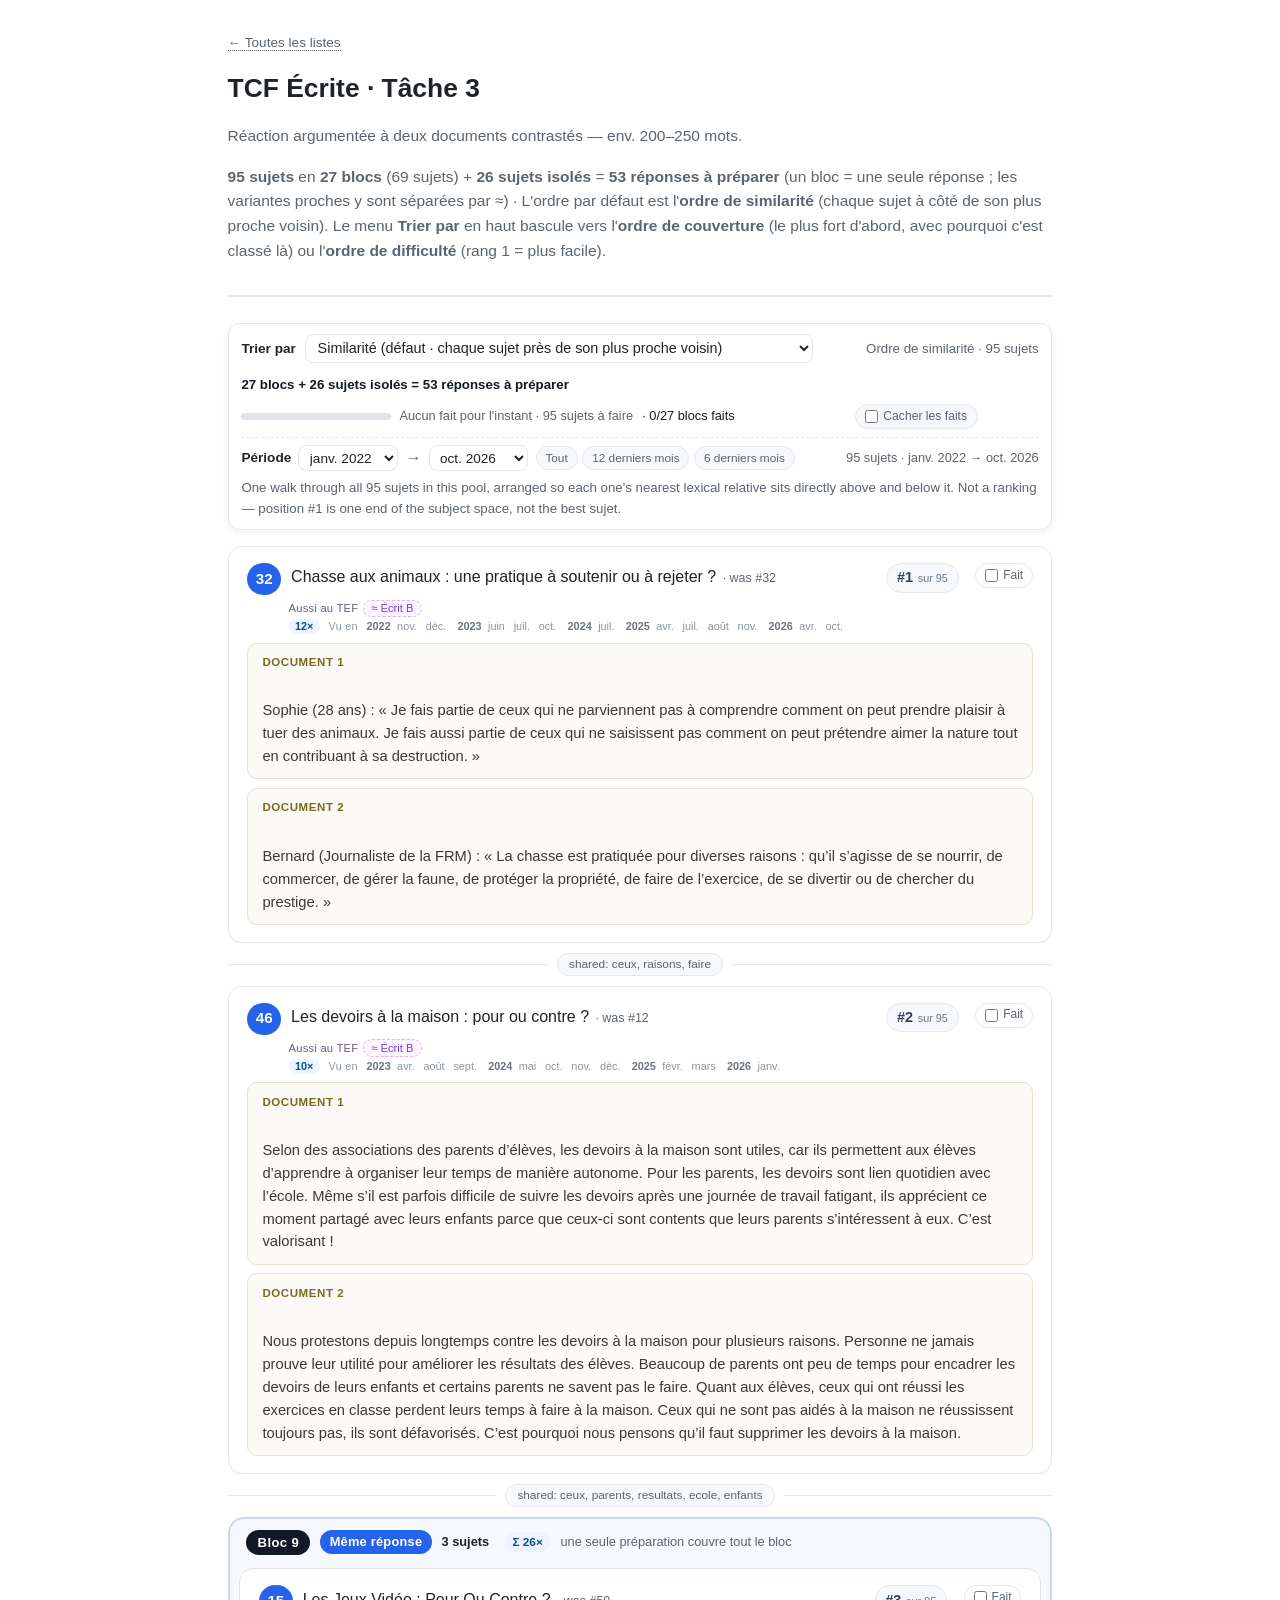
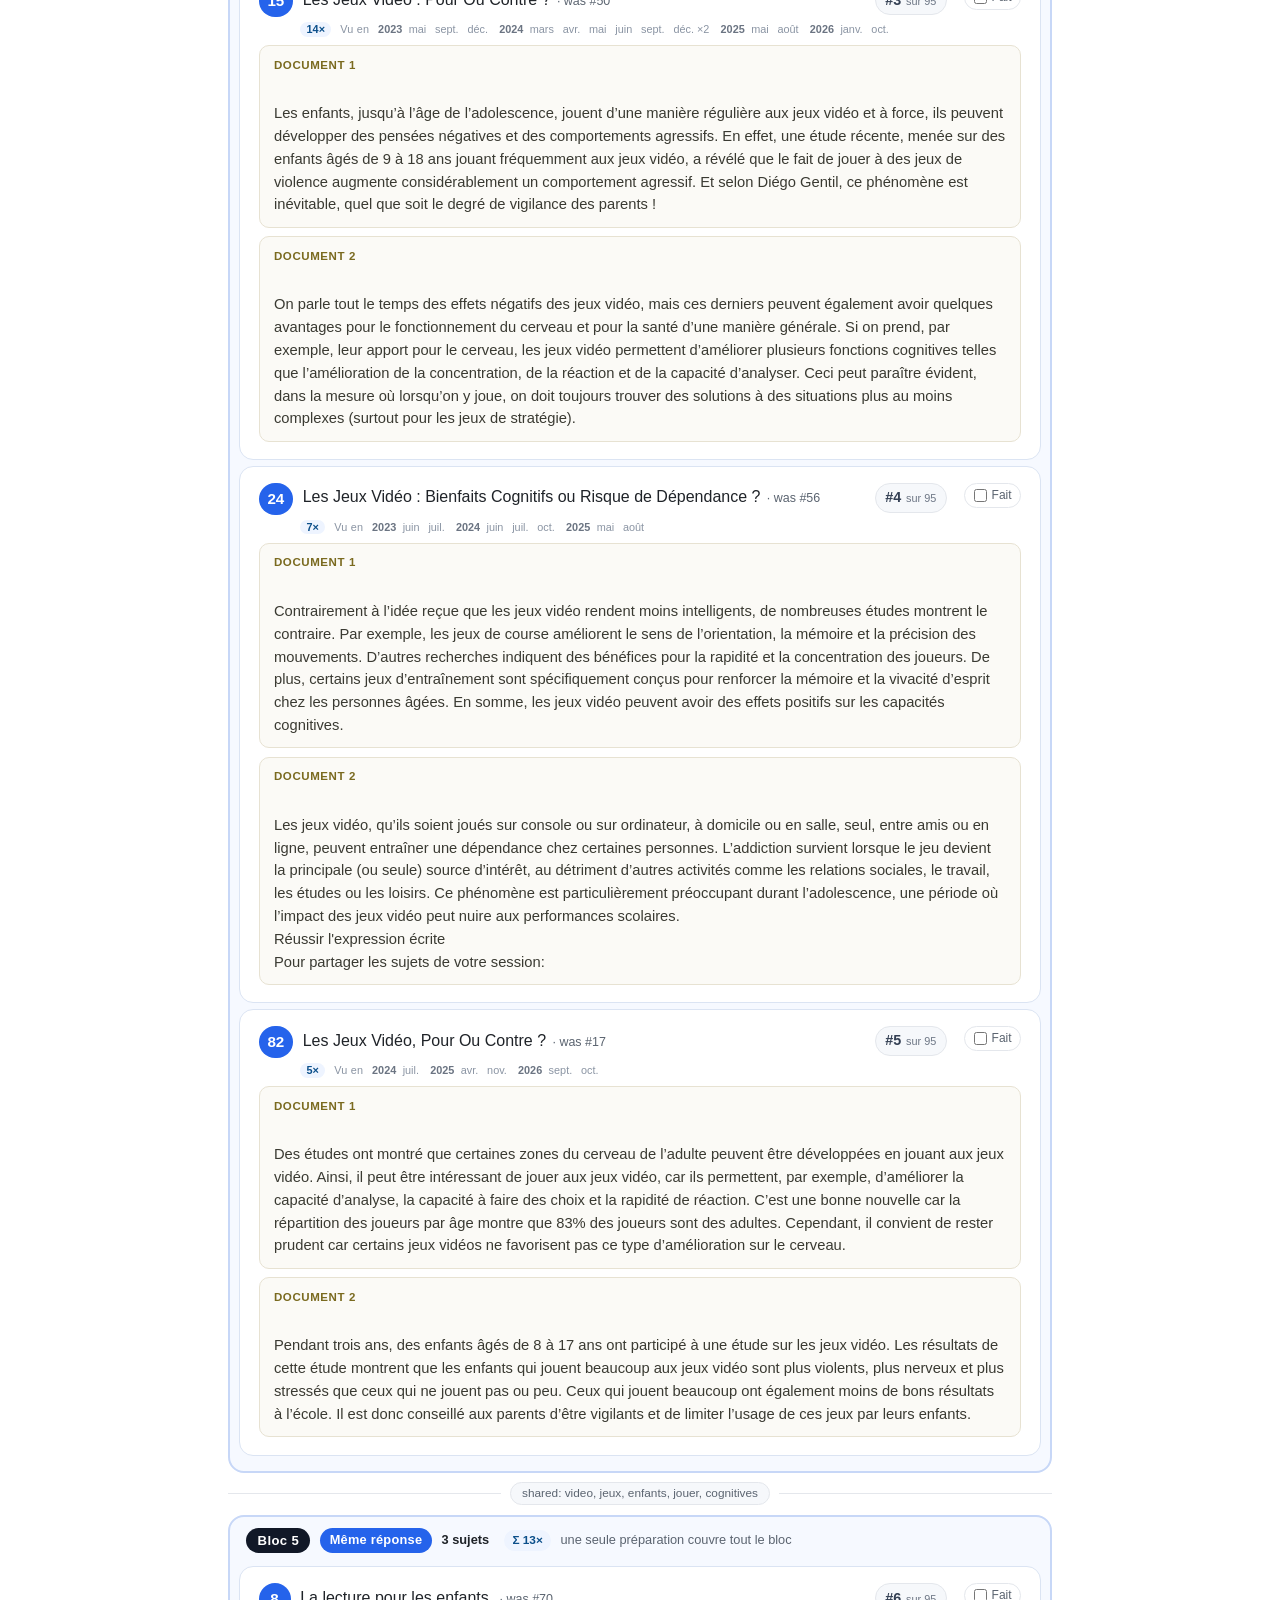
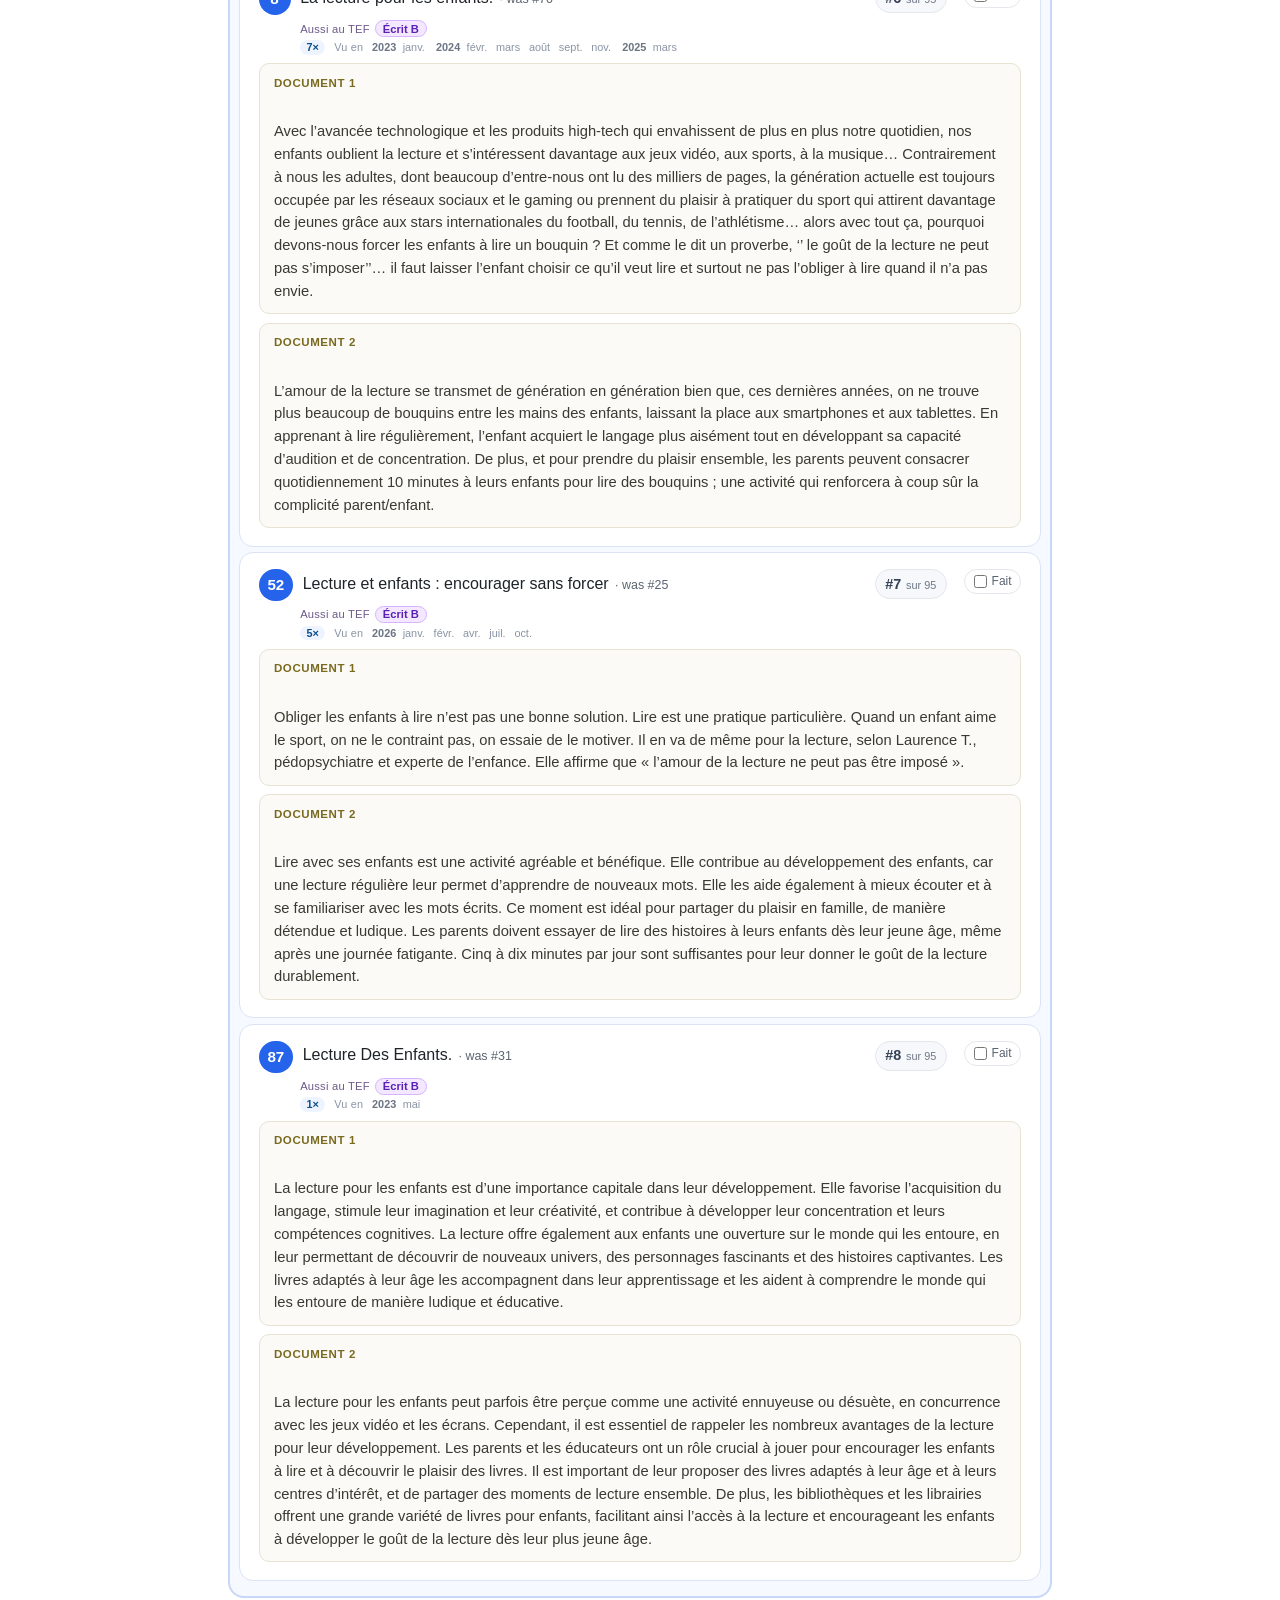
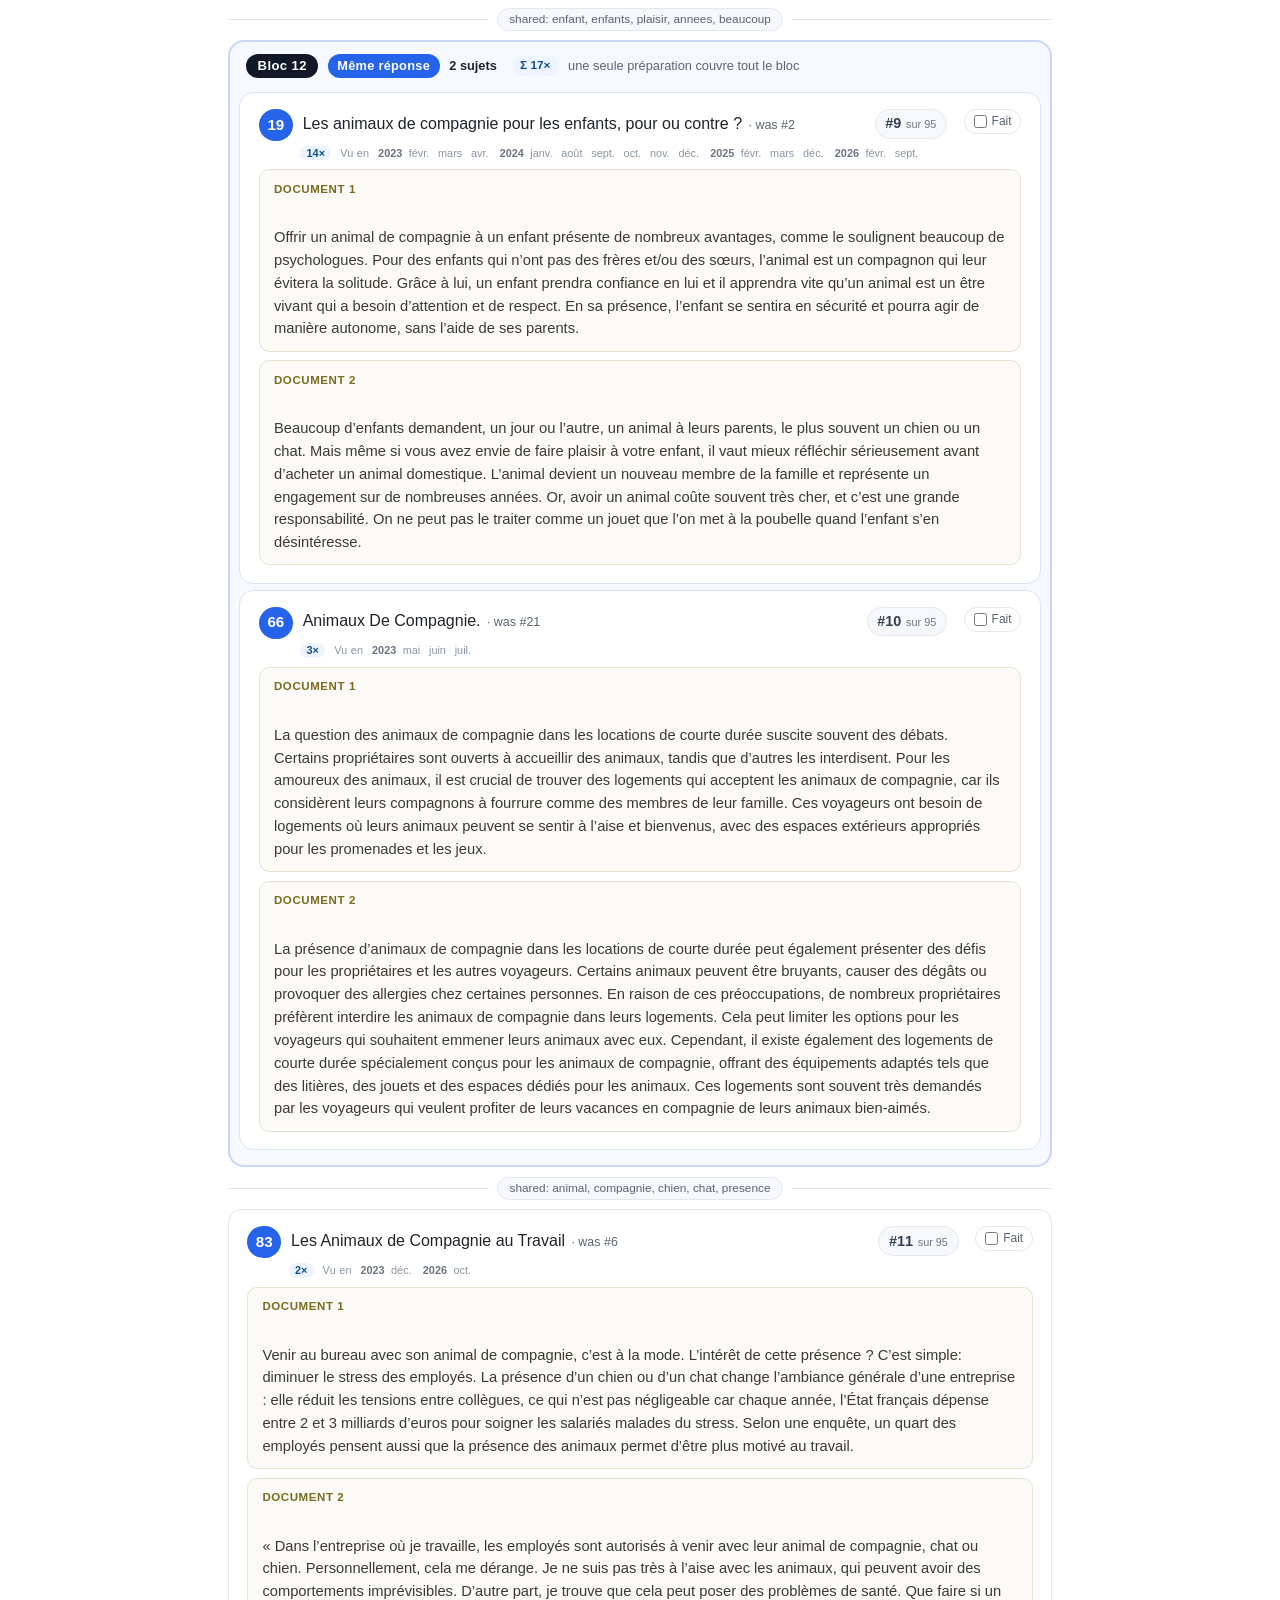
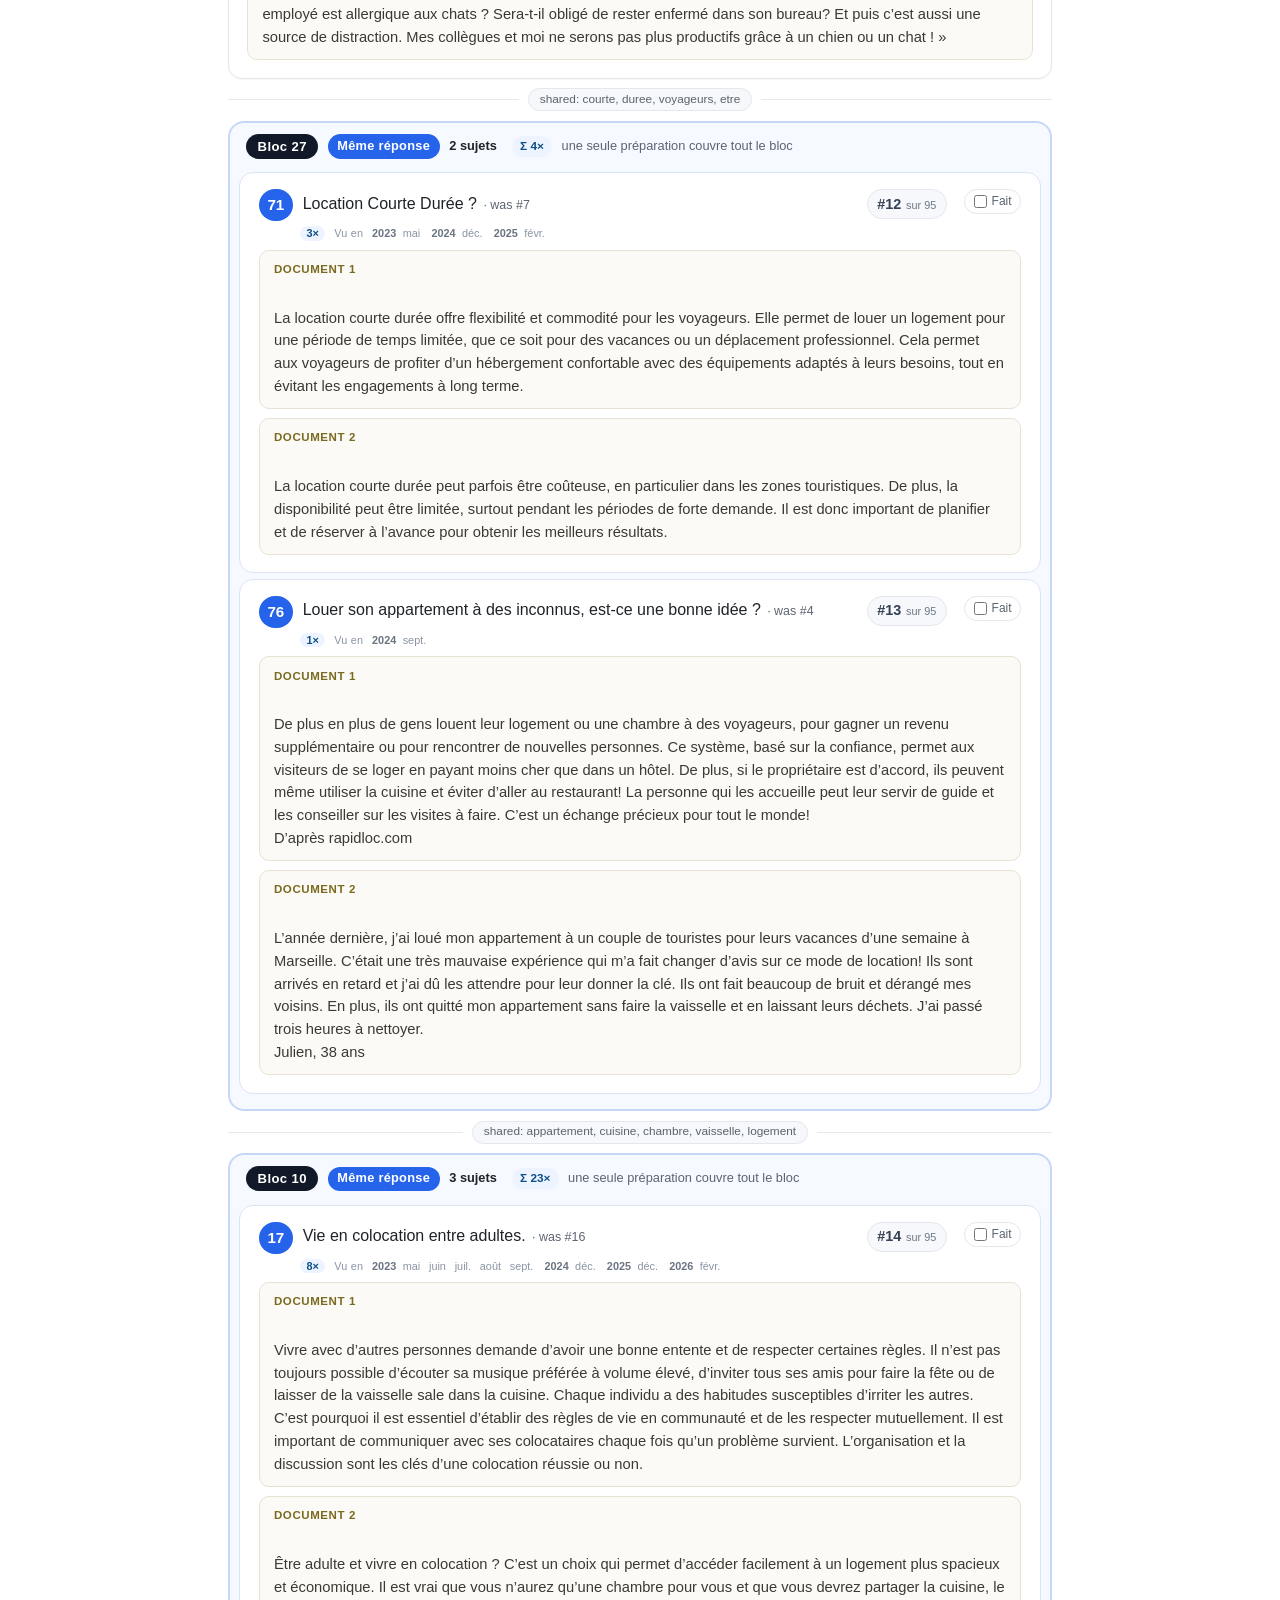
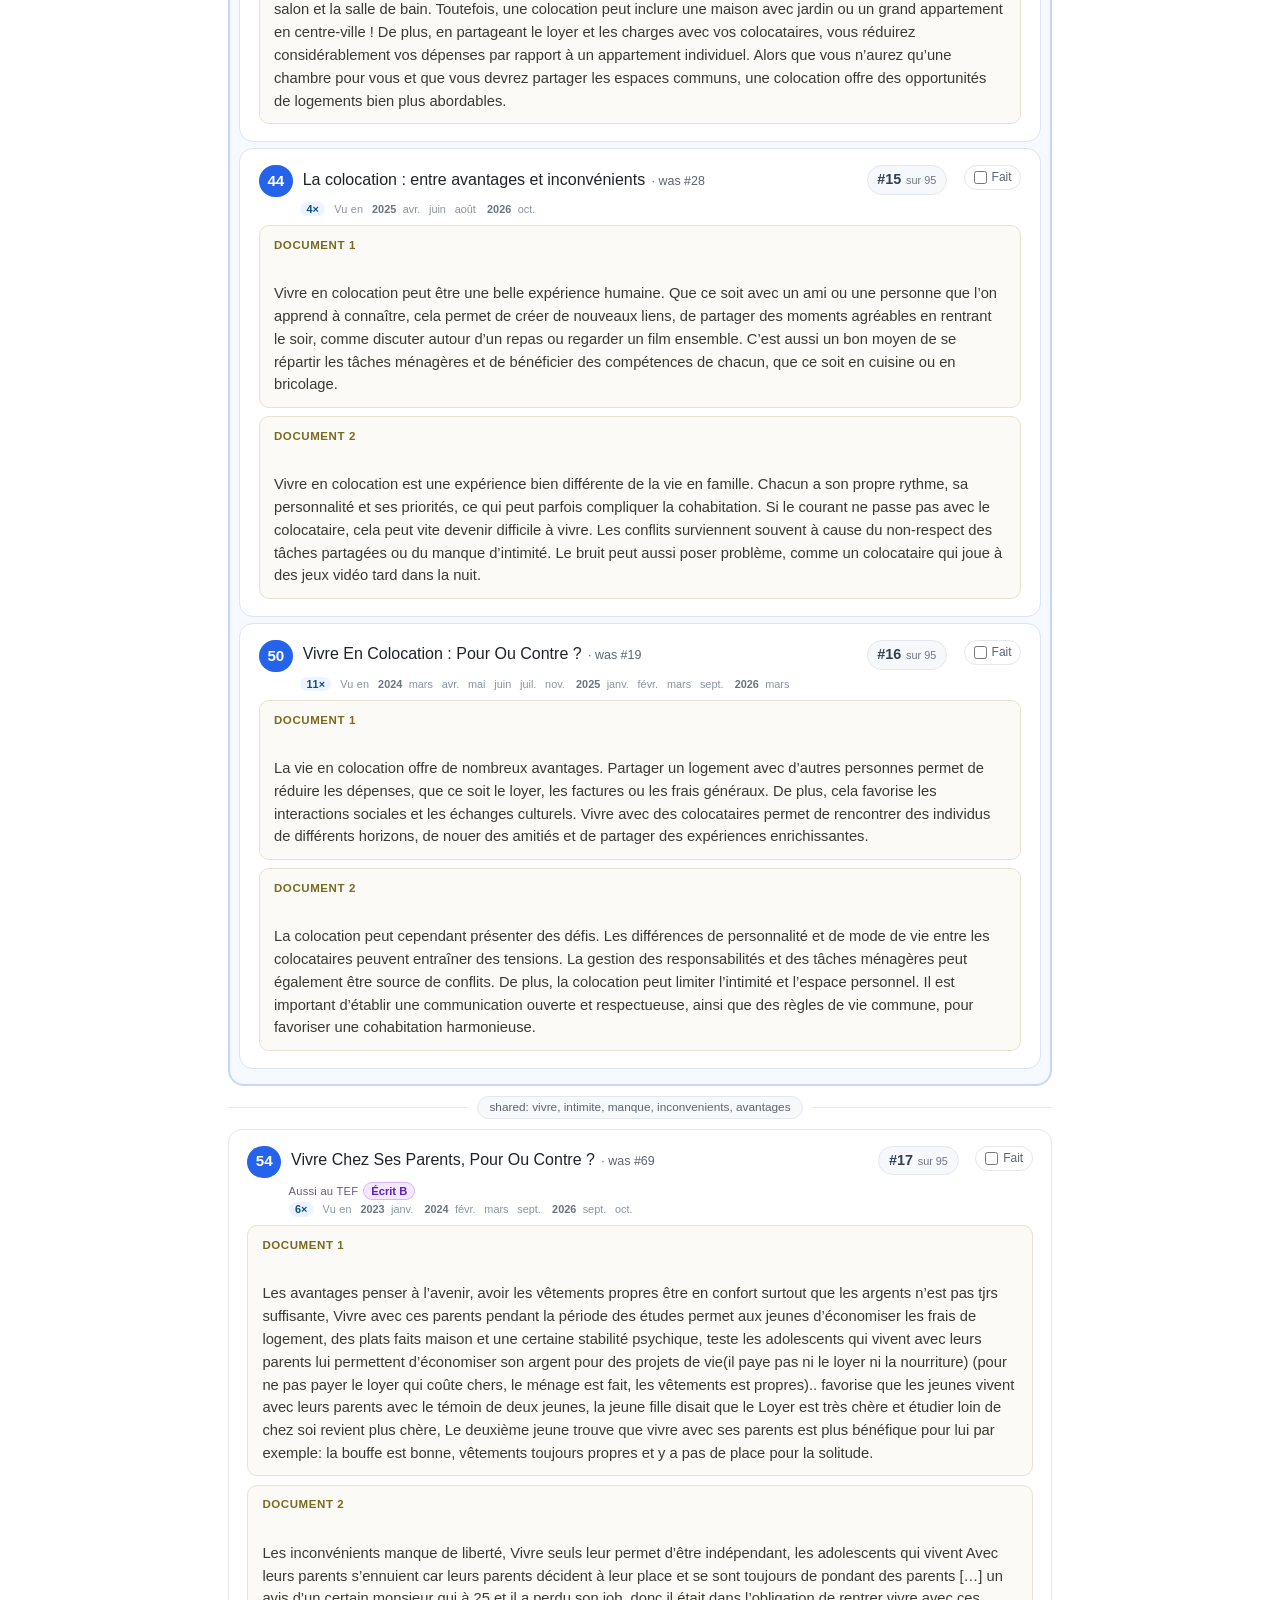
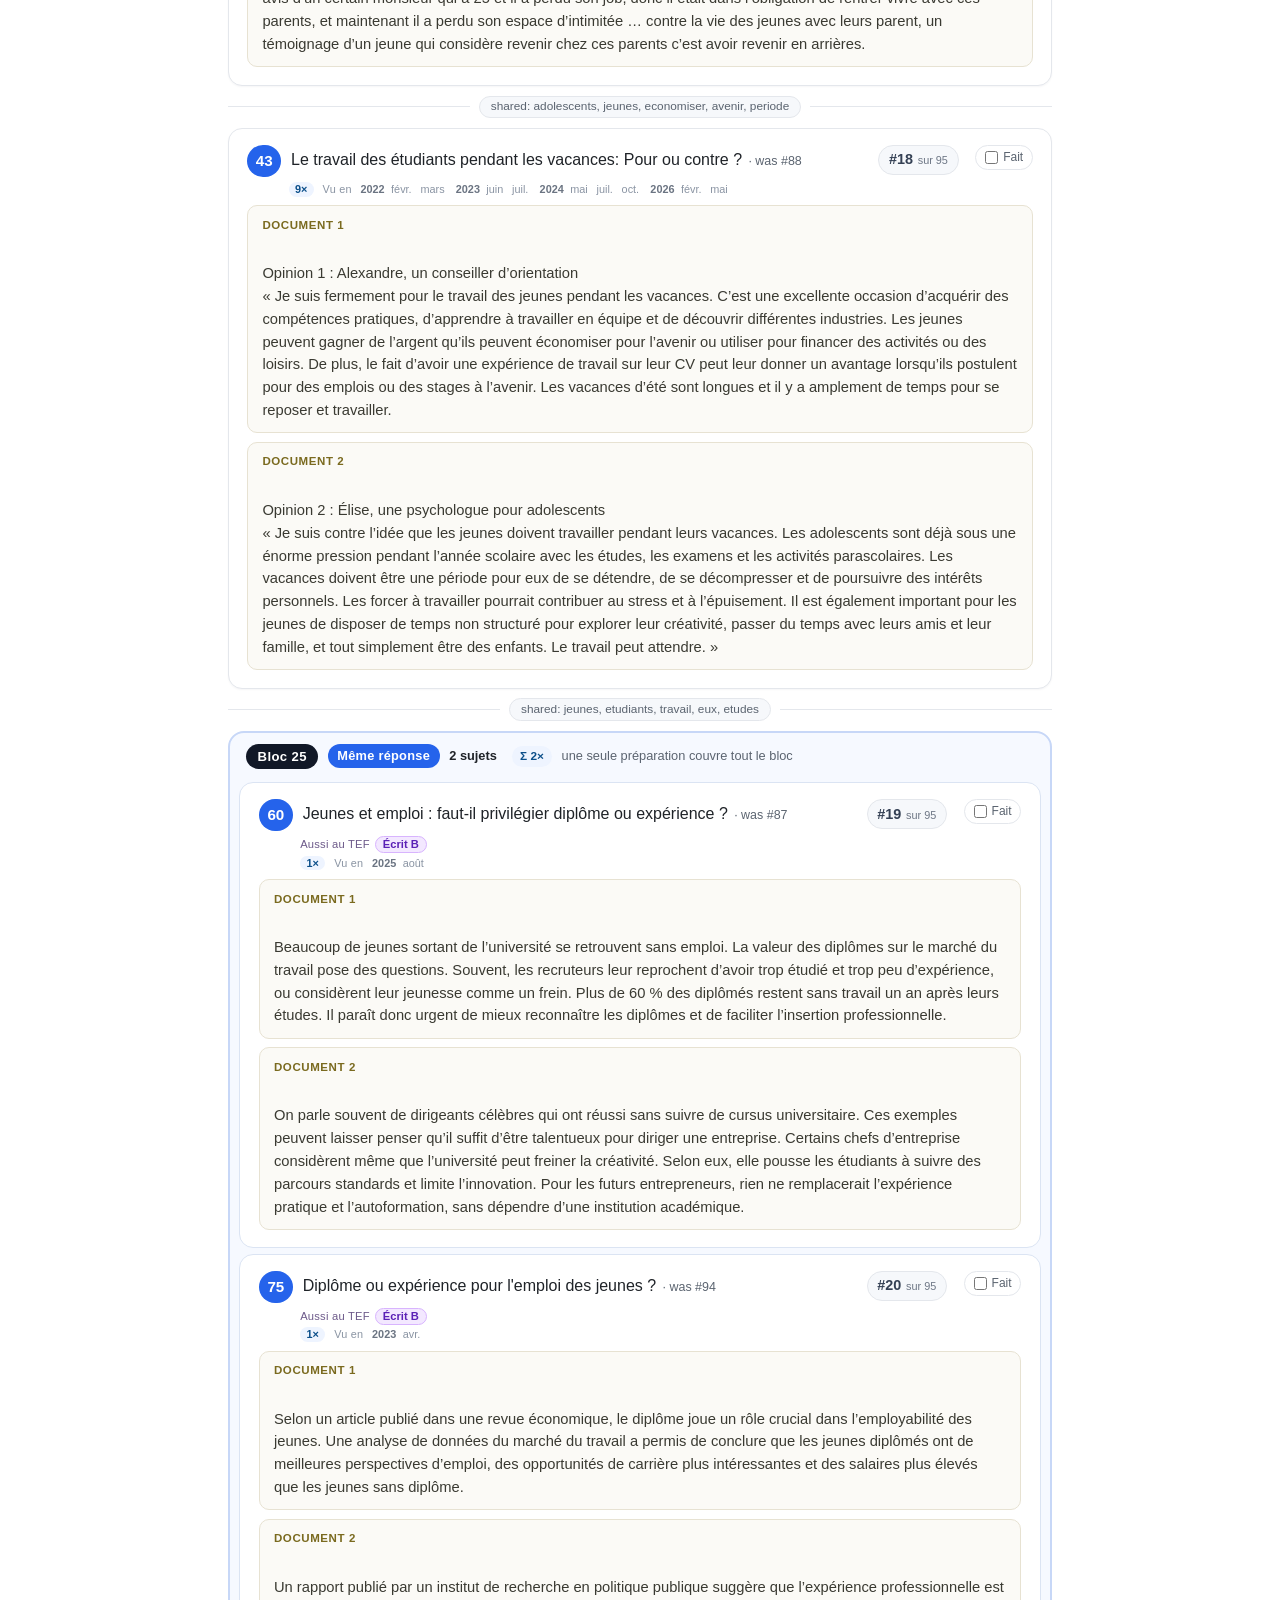
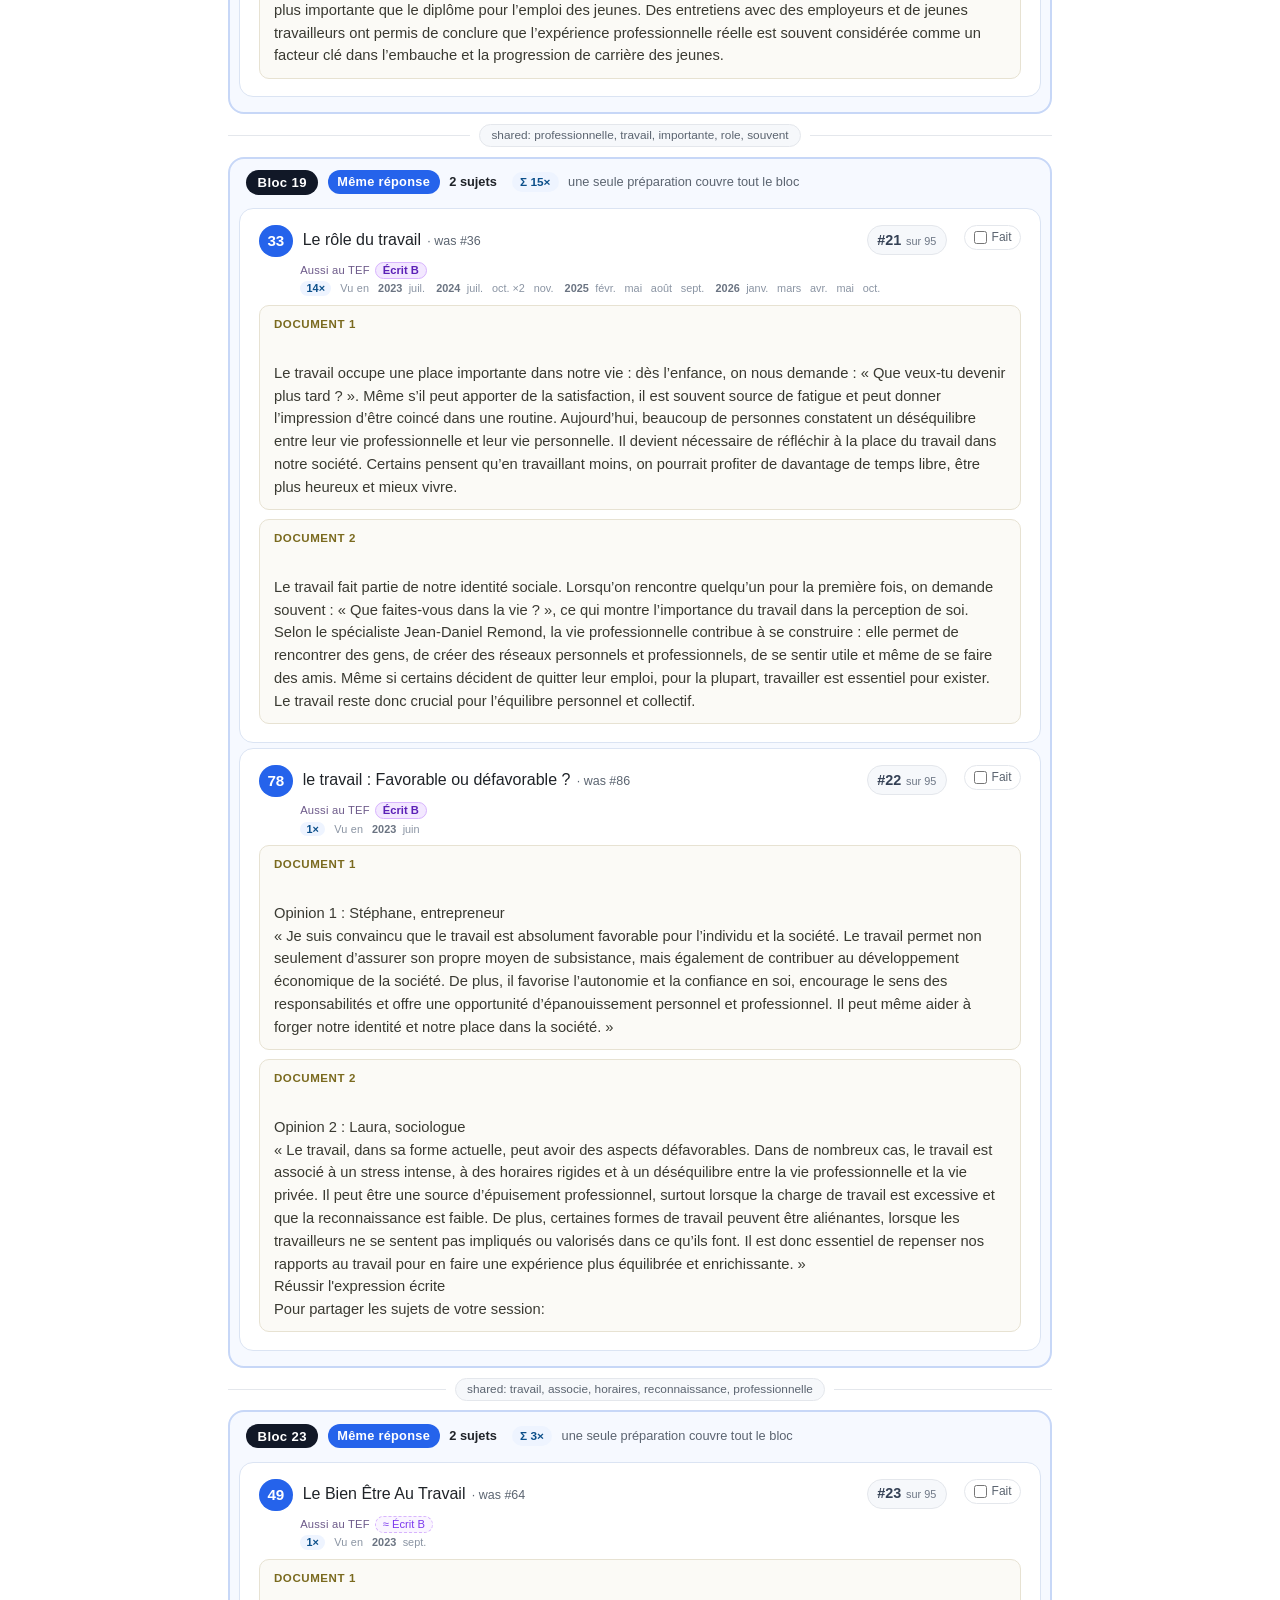
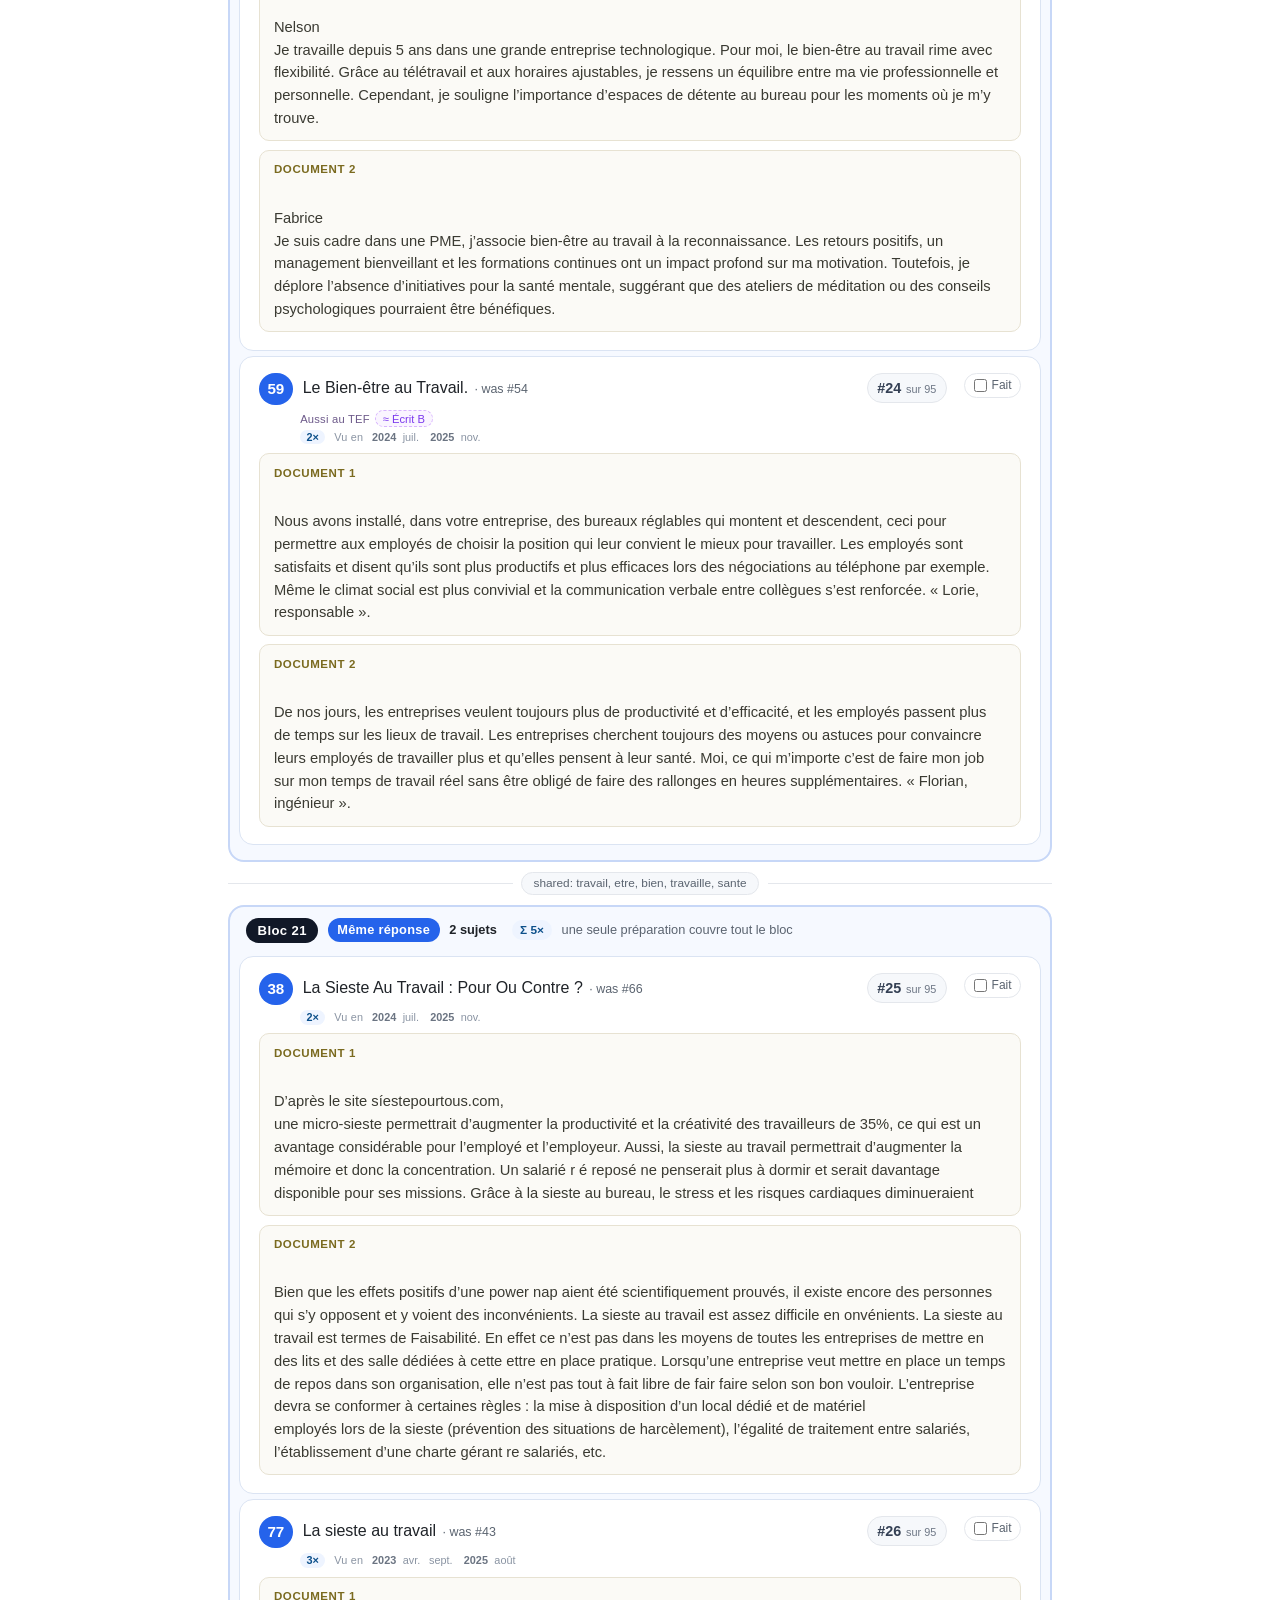
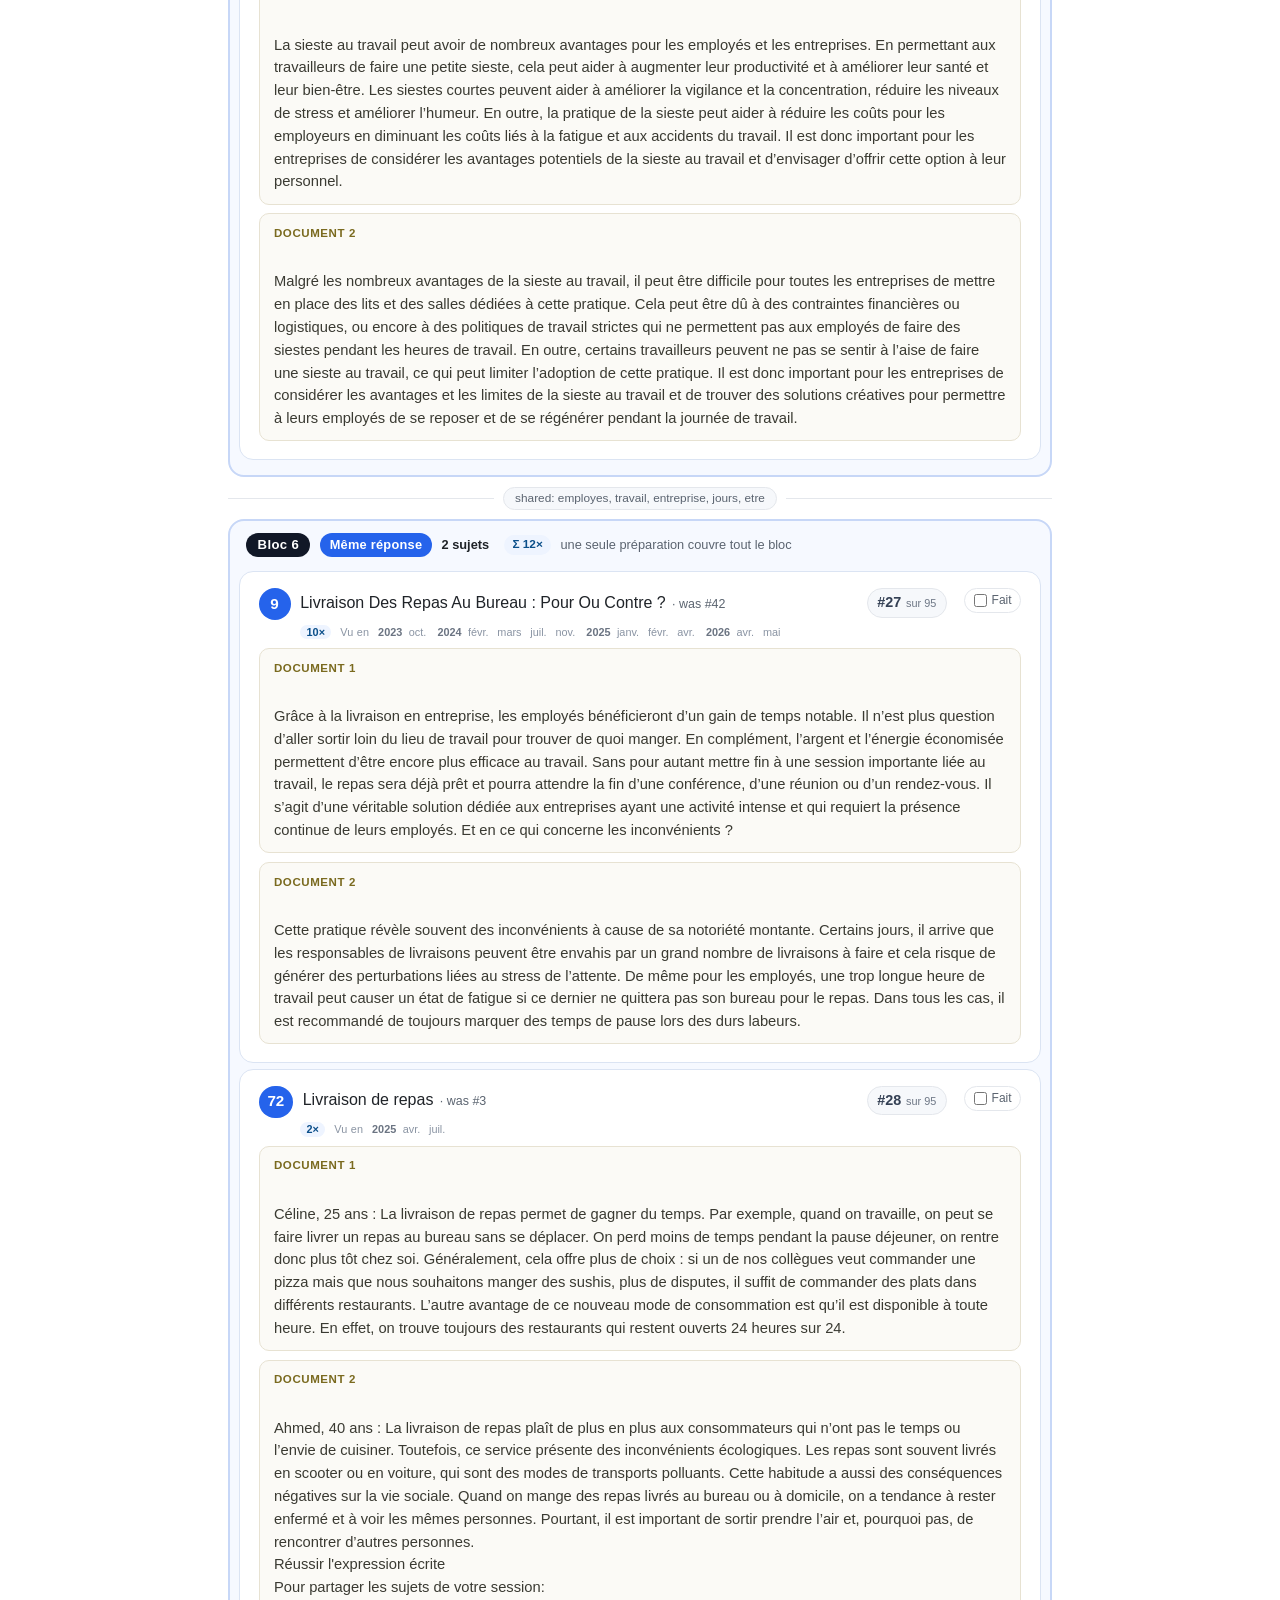
<file: ee-t3.html>
<!DOCTYPE html>
<html lang="fr">
<head>
<meta charset="utf-8">
<meta name="viewport" content="width=device-width, initial-scale=1, viewport-fit=cover">
<meta name="tcf-set" content="EE_T3">
<meta name="tcf-pool-size" content="95">
<title>TCF Écrite — Tâche 3 · essai argumentatif</title>
<meta name="robots" content="noindex, nofollow">
<meta name="googlebot" content="noindex, nofollow">
<style>:root{
  --ink:#1f2328; --muted:#5b6470; --line:#e4e7ec; --bg:#ffffff;
  --accent:#2563eb; --accent-soft:#eef4ff; --chip:#eef2f7;
  --doc-bg:#fbfaf6; --doc-line:#e7e2d2; --obj:#b4341f; --reb:#0f7a44;
}
*{box-sizing:border-box}
body{max-width:860px;margin:0 auto;padding:2rem 1.1rem 5rem;
  font-family:-apple-system,Segoe UI,Roboto,Helvetica,Arial,sans-serif;
  line-height:1.6;color:var(--ink);background:var(--bg);}
header.page{border-bottom:2px solid var(--line);margin-bottom:1.6rem;padding-bottom:1rem}
header.page h1{font-size:1.65rem;margin:.2rem 0 .5rem}
.crumb{font-size:.85rem;margin:0 0 .8rem;color:var(--muted)}
.crumb a{color:var(--muted);text-decoration:none;border-bottom:1px dotted var(--muted)}
.crumb a:hover{color:var(--accent);border-color:var(--accent)}
.lead{color:var(--muted);font-size:.97rem}
.callout{margin:.85rem 0 0;padding:.75rem .95rem;border-radius:12px;background:#f6f8fb;
  border:1px solid var(--line);border-left:3px solid var(--accent);
  font-size:.88rem;color:#3c4653;line-height:1.55}
.callout b{color:var(--ink)}
h2.group{font-size:1.05rem;margin:2rem 0 .2rem}
section.card{border:1px solid var(--line);border-radius:14px;padding:1rem 1.15rem 1.1rem;
  margin:.8rem 0;background:#fff;box-shadow:0 1px 2px rgba(16,24,40,.04)}
ul.links{list-style:none;padding-left:0;margin:0}
ul.links li{border-top:1px solid var(--line)}
ul.links li:first-child{border-top:none}
ul.links a{display:flex;align-items:center;gap:.55rem;flex-wrap:wrap;
  padding:.6rem .2rem;text-decoration:none;color:var(--ink);border-radius:8px}
ul.links a:hover{background:var(--accent-soft)}
ul.links a .lang{display:inline-block;background:var(--chip);border-radius:6px;
  padding:.05rem .45rem;font-weight:700;font-size:.78rem;color:#374151;flex:none}
ul.links a .what{font-size:.95rem;font-weight:600}
ul.links a .hint{color:var(--muted);font-size:.84rem}
ul.links a::after{content:"›";margin-left:auto;color:var(--muted);font-size:1.15rem;line-height:1}

section.topic{border:1px solid var(--line);border-radius:14px;padding:1rem 1.15rem 1.1rem;
  margin:.8rem 0;background:#fff;box-shadow:0 1px 2px rgba(16,24,40,.04)}
.topic-head{display:flex;gap:.6rem;align-items:flex-start;margin-bottom:.3rem}
.badge{flex:none;display:inline-flex;align-items:center;justify-content:center;
  min-width:2rem;height:2rem;padding:0 .55rem;border-radius:999px;background:var(--accent);
  color:#fff;font-weight:700;font-size:.95rem}
p.prompt{margin:.1rem 0;font-size:1rem;color:var(--ink);flex:1 1 auto}
p.prompt .orig{color:var(--muted);font-weight:500;font-size:.78rem;margin-left:.4rem;
  white-space:nowrap}
p.doc{background:var(--doc-bg);border:1px solid var(--doc-line);border-radius:10px;
  padding:.65rem .9rem;margin:.55rem 0 0;font-size:.92rem;color:#3a3a32;line-height:1.55}
p.doc b{color:#7a6a1f;font-weight:700;text-transform:uppercase;letter-spacing:.05em;
  font-size:.72rem;display:block;margin-bottom:.3rem}
footer.page{margin-top:2.5rem;border-top:1px solid var(--line);padding-top:1rem;
  color:var(--muted);font-size:.82rem}
/* tcf-group */
.tcf-group{border:2px solid #c7d7f7;border-radius:16px;padding:.55rem .6rem .6rem;margin:.8rem 0;background:#f6f9ff}
.tcf-group-head{display:flex;align-items:center;gap:.6rem;flex-wrap:wrap;padding:.15rem .45rem .5rem;font-size:.8rem;color:#344054}
.tcf-group-badge{background:#111827;color:#fff;border-radius:999px;padding:.12rem .7rem;font-weight:800;font-size:.82rem;letter-spacing:.03em;white-space:nowrap}
.tcf-group-tag{background:var(--accent);color:#fff;border-radius:999px;padding:.12rem .6rem;font-weight:700;letter-spacing:.02em;white-space:nowrap}
.tcf-group-n{font-weight:700;color:var(--ink)}
.tcf-group-hint{color:var(--muted)}
.tcf-group .tcf-core>section.topic{margin:.35rem 0;box-shadow:none;border-color:#dbe4f3}
.tcf-seam{display:flex;align-items:center;gap:.55rem;margin:.45rem .2rem}
.tcf-seam::before,.tcf-seam::after{content:'';flex:1 1 0;border-top:1px dashed #9db4e3}
.tcf-seam span{font-size:.74rem;color:#3b5bb0;background:#eef4ff;border:1px dashed #9db4e3;border-radius:999px;padding:.1rem .65rem;white-space:nowrap}
/* /tcf-group */
</style>
</head>
<body>
<header class="page">
  <p class="crumb"><a href="index.html">← Toutes les listes</a></p>
  <h1>TCF Écrite · Tâche 3</h1>
  <p class="lead">Réaction argumentée à deux documents contrastés — env. 200–250 mots.</p>
  <p class="lead"><b>95 sujets</b> en <b>27 blocs</b> (69 sujets) + <b>26 sujets isolés</b> = <b>53 réponses à préparer</b> (un bloc = une seule réponse ; les variantes proches y sont séparées par ≈) · L'ordre par défaut est l'<b>ordre de similarité</b> (chaque sujet à côté de son plus proche voisin). Le menu <b>Trier par</b> en haut bascule vers l'<b>ordre de couverture</b> (le plus fort d'abord, avec pourquoi c'est classé là) ou l'<b>ordre de difficulté</b> (rang 1 = plus facile).</p>
</header>
<div class="tcf-group" id="g-EE_T3-1">
<div class="tcf-group-head"><span class="tcf-group-badge">Bloc 1</span><span class="tcf-group-tag">Même réponse</span><span class="tcf-group-n">2 sujets</span><span class="tcf-group-hint">2 variantes proches séparées par ≈ — même plan, à adapter à la question</span></div>
<div class="tcf-core">
<section class="topic" id="p-1">
  <div class="topic-head">
    <span class="badge">1</span>
    <p class="prompt">limitation des voitures dans les centres-villes (pour ou contre)<span class="orig">· was #33</span></p>
  </div>
<p class="doc"><b>Document 1</b><br>Avec des taux de pollution alarmantes constatés dans plusieurs endroits dans le monde, plusieurs villes ont réussi leur pari d’interdire la circulation de voitures en zones urbaines. La capitale de la Norvège, Oslo, a récemment opté pour cette solution et s’en félicite estimant que c’est une décision bénéfique pour tout le monde. Après un certain temps, les accidents diminueront, la dépendance au pétrole baissera et la qualité d’air sera meilleure.</p>
<p class="doc"><b>Document 2</b><br>Beaucoup de villes se lancent dans des projets d’interdiction de voitures en zone urbaine sans mettre en place les outils et les infrastructures nécessaires pour réussir cette transition. Certes, en diminuant les voitures, on aura moins d’embouteillages, de stress et surtout un air beaucoup moins pollué, mais en contrepartie, il faut prévoir entre- autres de gigantesques parkings pour garer les voitures, opter davantage pour le transport en commun (métros et bus) et prévoir des autorisations de circulation pour certains corps de métiers (comme la police, les urgentistes, les livreurs, …)</p>
</section>
</div>
<div class="tcf-seam" aria-hidden="true"><span>≈ variante proche</span></div>
<div class="tcf-core">
<section class="topic" id="p-48">
  <div class="topic-head">
    <span class="badge">48</span>
    <p class="prompt">La Gratuité Des Transports En Commun : Pour Ou Contre ?<span class="orig">· was #11</span></p>
  </div>
<p class="doc"><b>Document 1</b><br>Les transports en commun gratuits, c’est une très bonne idée, cela permet de diminuer le nombre de voitures en ville et d’éviter les bouchons. C’est aussi une bonne mesure pour diminuer la pollution et donc les risques de maladies respiratoires. Dans ma ville, il y a des transports en commun gratuits. On observe que les gens utilisent plus souvent les transports publics depuis que la gratuité est en place. On observe également que cette mesure a profité aux commerçants : les gens reviennent faire leurs achats dans le centre-ville, ils vont moins dans les hypermarchés.</p>
<p class="doc"><b>Document 2</b><br>L’idée n’est pas bonne. D’une part, cela couterait cher aux villes. Or, il me semble que la ville de Toulouse a d’autres problèmes à régler en priorité. Par exemple, il faudrait d’abord réaménager leurs espaces verts, cela profiterait à tout le monde. D’autre part, il vaudrait mieux réorganiser les transports publics au lieu de les rendre gratuits. Aujourd’hui, les gens préfèrent prendre leur voiture parce que la ville manque de transports publics dans certains quartiers éloignés. Et puis, selon moi, il faut garder les transports publics payants. Les gens respecteront davantage les équipements s’ils participent à leur financement en payant un titre de transport.</p>
</section>
</div>
</div><!-- /tcf-group -->
<div class="tcf-group" id="g-EE_T3-2">
<div class="tcf-group-head"><span class="tcf-group-badge">Bloc 2</span><span class="tcf-group-tag">Même réponse</span><span class="tcf-group-n">6 sujets</span><span class="tcf-group-hint">une seule préparation couvre tout le bloc</span></div>
<div class="tcf-core">
<section class="topic" id="p-2">
  <div class="topic-head">
    <span class="badge">2</span>
    <p class="prompt">Les Produits Faits Maison : Pour Ou Contre ?<span class="orig">· was #39</span></p>
  </div>
<p class="doc"><b>Document 1</b><br>Fabriquer vos propres produits biologiques à la maison offre un contrôle total sur les ingrédients, garantissant des options plus saines et personnalisées. Cela contribue également à réduire les déchets plastiques grâce à des emballages réutilisables. De plus, vous économiserez de l’argent à long terme et développerez des compétences créatives, favorisant ainsi un mode de vie plus durable.</p>
<p class="doc"><b>Document 2</b><br>Cependant, la fabrication de produits biologiques à domicile comporte des risques. Les erreurs de formulation peuvent entraîner des produits inefficaces ou irritants. De plus, le temps et les efforts nécessaires pour trouver et préparer les ingrédients peuvent être contraignants. Il y a également un manque de garantie de sécurité et de stabilité des produits faits maison, avec un risque accru de contamination bactérienne si les produits ne sont pas correctement conservés. Enfin, le coût initial élevé pour l’achat d’ingrédients de qualité peut être dissuasif pour certains.</p>
</section>
<section class="topic" id="p-70">
  <div class="topic-head">
    <span class="badge">70</span>
    <p class="prompt">Les Produits Faits Maison : Pour Ou Contre ?<span class="orig">· was #27</span></p>
  </div>
<p class="doc"><b>Document 1</b><br>Il est aujourd’hui possible de fabriquer soi-même tout type de produits à la maison: des shampooings, des savons, des crèmes, du maquillage mais aussi des produits d’entretien pour faire le ménage. C’est formidable car on peut ainsi contrôler leur composition. Il est préférable de sélectionner des ingrédients et des parfums naturels qui ne contiennent pas d’éléments chimiques. Par ailleurs, la fabrication maison permet de reduire les emballages etadonc les déchets.<br>N’hésitez plus : fabriquez vos propres produits</p>
<p class="doc"><b>Document 2</b><br>Vous préférez fabriquer vous même votre savon au lieu de l’acheter ? Attention il y a des risques pour la santé si vous ne choisissez pas les bons ingredients ou si les règles d’hygiène ne sont pas respectées. Ainsi, avant de vous lancer, il est nécessaire de bien se renseigner et de suivre les règles strictes de fabrication et de conservation. De plas, méme si ces produits coûtent moins cher et représentent une economie d’argent du quatidien, la fabrication mason prend souvent beaucoup de temps</p>
</section>
<section class="topic" id="p-74">
  <div class="topic-head">
    <span class="badge">74</span>
    <p class="prompt">Les produits faits maison : un choix judicieux ou un risque ?<span class="orig">· was #49</span></p>
  </div>
<p class="doc"><b>Document 1</b><br>La fabrication artisanale de produits biologiques à domicile permet un contrôle absolu sur la composition, garantissant des alternatives à la fois plus saines et personnalisées. Elle participe aussi à la réduction des déchets plastiques, notamment grâce à l’utilisation d’emballages réutilisables. Ce choix écologique, en plus d’être économique à long terme, encourage l’acquisition de compétences créatives et soutient un mode de vie durable.</p>
<p class="doc"><b>Document 2</b><br>Malgré ses avantages, la fabrication de produits bio à domicile présente certains risques. Une mauvaise formulation peut nuire à l’efficacité du produit ou provoquer des irritations. Par ailleurs, le temps et l’effort requis pour trouver les bons ingrédients représentent un véritable défi. De plus, en l’absence de contrôle strict, les produits peuvent être instables ou contaminés. Le coût initial élevé pour se procurer des ingrédients fiables constitue également un frein pour de nombreuses personnes.</p>
</section>
<section class="topic" id="p-79">
  <div class="topic-head">
    <span class="badge">79</span>
    <p class="prompt">Produits Maison : Une Alternative Intéressante ou une Contrainte ?<span class="orig">· was #41</span></p>
  </div>
<p class="doc"><b>Document 1</b><br>Préparer ses produits biologiques à la maison offre un contrôle total sur leur composition, garantissant des solutions saines et adaptées. Cette pratique permet aussi de limiter l’usage de plastique grâce à des emballages réutilisables. Elle représente une alternative économique et enrichissante qui favorise un mode de vie plus responsable et écologique.</p>
<p class="doc"><b>Document 2</b><br>La production de produits biologiques maison n’est pas sans inconvénients. Une erreur dans la formulation peut altérer leur efficacité ou provoquer des réactions indésirables. De plus, rassembler et préparer les ingrédients peut être fastidieux. L’absence de certification garantit moins de sécurité et favorise le risque de contamination bactérienne en cas de mauvaise conservation. Enfin, l’investissement de départ pour des ingrédients de qualité peut être un obstacle pour certains.</p>
</section>
<section class="topic" id="p-94">
  <div class="topic-head">
    <span class="badge">94</span>
    <p class="prompt">Produits faits maison : avantages et limites<span class="orig">· was #51</span></p>
  </div>
<p class="doc"><b>Document 1</b><br>Produire ses propres produits biologiques à domicile permet de maîtriser entièrement les ingrédients utilisés, offrant ainsi des alternatives plus saines et adaptées aux besoins individuels. Cela participe également à la réduction des déchets plastiques grâce à l’utilisation d’emballages réutilisables. De plus, cette démarche permet de réaliser des économies sur le long terme tout en développant des compétences créatives, favorisant un mode de vie plus durable.</p>
<p class="doc"><b>Document 2</b><br>La fabrication de produits biologiques à domicile présente certains défis. Des erreurs dans la formulation peuvent affecter leur efficacité ou provoquer des irritations. Le temps et les efforts nécessaires pour sélectionner et préparer les ingrédients peuvent également représenter une contrainte. De plus, l’absence de garantie sur la sécurité et la stabilité des produits maison augmente le risque de contamination si les règles de conservation ne sont pas respectées. Enfin, le coût initial des ingrédients de qualité peut constituer un frein pour certains.</p>
</section>
<section class="topic" id="p-95">
  <div class="topic-head">
    <span class="badge">95</span>
    <p class="prompt">Les produits faits maison : un choix judicieux ou un risque ?<span class="orig">· was #44</span></p>
  </div>
<p class="doc"><b>Document 1</b><br>Faire vos produits biologiques chez vous vous donne un contrôle total sur les ingrédients, offrant ainsi des alternatives plus saines et personnalisées. Vous contribuez à la réduction des déchets plastiques avec des emballages réutilisables, tout en économisant de l’argent sur le long terme et en cultivant des compétences créatives pour un mode de vie plus respectueux de l’environnement.</p>
<p class="doc"><b>Document 2</b><br>Bien que fabriquer soi-même des produits bio soit une option intéressante, cela comporte des risques. Une mauvaise formulation peut aboutir à des produits inutiles ou irritants pour la peau. Trouver et préparer les bons ingrédients demande aussi du temps et des efforts. De plus, il n’existe aucune certitude quant à la stabilité des produits faits maison, avec des risques de contamination si les produits ne sont pas stockés correctement. Le coût élevé des ingrédients de qualité peut également décourager certains.</p>
</section>
</div>
</div><!-- /tcf-group -->
<section class="topic" id="p-3">
  <div class="topic-head">
    <span class="badge">3</span>
    <p class="prompt">Les Vols À Bas Prix : Pour Ou Contre ?<span class="orig">· was #10</span></p>
  </div>
<p class="doc"><b>Document 1</b><br>Je fais souvent mes voyages avec des compagnies aériennes à bas prix. Les compagnies Low-cost mettent à dispositions des prix inférieurs à ceux proposés par les compagnies aériennes régulières. Cela me coute des fois moins cher que de voyager en voiture ou en train. Aves ces tarifs là, vous en doutez qu’il y a un hic, en effet, vous n’aurez le droit à aucun service à bord (ni aliment, ni boisson). Je dirais donc, que le low-cost n’est surtout pas fait pour les vols long courrier.<br>Martin (26 ans).</p>
<p class="doc"><b>Document 2</b><br>Récemment, j’ai pris la décision de ne plus voyager avec les compagnies aériennes à bas prix. En effet, j’ai longuement réfléchi afin de prendre ma décision, mais ce choix était évident: des sièges inconfortables, des conditions de travail pénibles et surtout des avions vétustes qui remettent en cause la sécurité ! Dès lors, pour certains voyages, je vais opter pour la voiture ou même le train, ce dernier permet même de découvrir de jolis paysages. Quant aux longs trajets, vaut mieux prendre un vol en compagnie régulière.<br>Robert (29 ans).</p>
</section>
<div class="tcf-group" id="g-EE_T3-3">
<div class="tcf-group-head"><span class="tcf-group-badge">Bloc 3</span><span class="tcf-group-tag">Même réponse</span><span class="tcf-group-n">4 sujets</span><span class="tcf-group-hint">2 variantes proches séparées par ≈ — même plan, à adapter à la question</span></div>
<div class="tcf-core">
<section class="topic" id="p-4">
  <div class="topic-head">
    <span class="badge">4</span>
    <p class="prompt">La Restauration Rapide.<span class="orig">· was #22</span></p>
  </div>
<p class="doc"><b>Document 1</b><br>Les restaurants rapides se distinguent par leur engagement à proposer une variété de plats équilibrés, respectant strictement les normes d’hygiène. En laissant aux clients la liberté de composer leur propre menu, ces établissements les responsabilisent dans leurs choix alimentaires, tout en satisfaisant leurs préférences gustatives.</p>
<p class="doc"><b>Document 2</b><br>Les spécialistes affirment que manger régulièrement dans des restaurants de fast-food, qui proposent de la restauration rapide, est dangereux pour la santé. La nourriture servie est souvent la même : frites, hamburgers et boissons sucrées. Ces aliments contiennent une grande quantité de calories, bien trop pour un seul repas. De plus, la plupart des produits dans ces restaurants sont emballés dans du plastique. Par conséquent, manger dans un fast-food augmente la production de déchets plastiques, ce qui est nuisible pour l’environnement.<br>Réussir l'expression écrite<br>Pour partager les sujets de votre session:</p>
</section>
<section class="topic" id="p-53">
  <div class="topic-head">
    <span class="badge">53</span>
    <p class="prompt">La restauration rapide<span class="orig">· was #26</span></p>
  </div>
<p class="doc"><b>Document 1</b><br>Catherine «Je suis complètement contre les chaînes de fast-food, car on ignore souvent quels ingrédients sont utilisés dans leurs plats. Selon moi, la qualité de la nourriture y est faible. Manger ce type d’aliments peut provoquer des maladies, comme le montre le documentaire américain « Supersize Me ». Certes, les hamburgers, sandwichs et frites sont très pratiques et bon marché. Mais, à mon avis, il est important de faire d’autres choix pour rester en bonne santé.»</p>
<p class="doc"><b>Document 2</b><br>Bernard «Je soutiens la restauration rapide. Je travaille pour une chaîne célèbre, je pense qu’on peut y trouver des repas équilibrés. Les menus comprennent des légumes, des salades, du pain et de la viande. Chaque client est responsable de ce qu’il mange : choisir plusieurs sandwiches et trop de sauce n’est pas un repas sain. Ces restaurants sont aussi très propres et faciles d’accès pour les familles ou les groupes d’amis.»</p>
</section>
<section class="topic" id="p-89">
  <div class="topic-head">
    <span class="badge">89</span>
    <p class="prompt">La Restauration Rapide : Pour Ou Contre ?<span class="orig">· was #15</span></p>
  </div>
<p class="doc"><b>Document 1</b><br>Je trouve la restauration rapide très pratique lorsqu’il est pressé. Selon moi, les chaînes de fast-food ont fait des efforts pour proposer des options plus saines. J’apprécie particulièrement la possibilité de commander en ligne et de récupérer sa commande rapidement, ce qui me permet de gérer mon temps efficacement pendant mes journées chargées.</p>
<p class="doc"><b>Document 2</b><br>J’ai eu une expérience déplaisante avec la restauration rapide. J’ai trouvé que les aliments étaient souvent de qualité médiocre et trop gras. De plus, j’ai été déçue par le manque d’options végétariennes et saines dans la plupart des fast-foods. Pour moi, il vaut mieux prendre le temps de préparer un repas maison sain et équilibré.</p>
</section>
</div>
<div class="tcf-seam" aria-hidden="true"><span>≈ variante proche</span></div>
<div class="tcf-core">
<section class="topic" id="p-63">
  <div class="topic-head">
    <span class="badge">63</span>
    <p class="prompt">Choix entre manger à l’extérieur ou chez soi<span class="orig">· was #13</span></p>
  </div>
<p class="doc"><b>Document 1</b><br>Aïcha, une jeune célibataire de 28 ans, préfère dîner à l’extérieur plutôt que de manger seule à la maison. Elle apprécie la possibilité de sortir à tout moment à Lyon et de partager des repas conviviaux avec ses amis, ce qui est impossible dans son petit appartement. Elle note aussi que peu de gens de sa génération prennent le temps de cuisiner.</p>
<p class="doc"><b>Document 2</b><br>Laura, une mère de famille de 45 ans, explique que manger au restaurant est souvent trop coûteux pour elle. Bien qu’elle aimerait parfois éviter la cuisine, le budget familial l’empêche. Elle critique également la qualité des plats au restaurant et préfère savoir exactement ce qu’elle mange en préparant les repas chez elle.</p>
</section>
</div>
</div><!-- /tcf-group -->
<div class="tcf-group" id="g-EE_T3-4">
<div class="tcf-group-head"><span class="tcf-group-badge">Bloc 4</span><span class="tcf-group-tag">Même réponse</span><span class="tcf-group-n">2 sujets</span><span class="tcf-group-hint">2 variantes proches séparées par ≈ — même plan, à adapter à la question</span></div>
<div class="tcf-core">
<section class="topic" id="p-5">
  <div class="topic-head">
    <span class="badge">5</span>
    <p class="prompt">Rôle De La Télévision Dans L'éducation Des Enfants.<span class="orig">· was #71</span></p>
  </div>
<p class="doc"><b>Document 1</b><br>La télévision est un outil de communication et de divertissement largement répandu dans notre société moderne. Son influence est incontestable, tant sur les individus que sur la culture en général. Elle permet de diffuser des informations, d’offrir des divertissements variés et de favoriser la diffusion de la culture. La télévision est présente dans de nombreux foyers et constitue une source d’information et de divertissement accessibles à tous. Grâce à sa portée et à sa capacité à toucher un large public, la télévision joue un rôle important dans la transmission des connaissances et la sensibilisation aux enjeux sociaux.</p>
<p class="doc"><b>Document 2</b><br>La télévision peut également présenter certains inconvénients. Les émissions télévisées peuvent parfois véhiculer des stéréotypes, des préjugés et des valeurs discutables. De plus, le temps passé devant la télévision peut réduire le temps consacré à d’autres activités plus enrichissantes, telles que la lecture, les interactions sociales ou la pratique d’un sport. Il est important de faire preuve de discernement et de réguler l’exposition à la télévision, en particulier pour les enfants, afin de préserver un équilibre sain entre les différentes formes d’apprentissage et de divertissement.</p>
</section>
</div>
<div class="tcf-seam" aria-hidden="true"><span>≈ variante proche</span></div>
<div class="tcf-core">
<section class="topic" id="p-88">
  <div class="topic-head">
    <span class="badge">88</span>
    <p class="prompt">La télévision dans la société : atouts et risques<span class="orig">· was #67</span></p>
  </div>
<p class="doc"><b>Document 1</b><br>La télévision est un moyen de communication et de distraction très présent dans la société actuelle. Son impact est évident sur les personnes et sur la culture en général. Elle permet de transmettre des informations, de proposer différents programmes de divertissement et de diffuser la culture. Présente dans beaucoup de foyers, elle reste une source d’information et de loisirs accessible à tous. Grâce à sa large audience, la télévision joue un rôle essentiel dans le partage des connaissances et la sensibilisation aux questions sociales.</p>
<p class="doc"><b>Document 2</b><br>La télévision présente aussi certains aspects négatifs. Certains programmes peuvent transmettre des stéréotypes, des idées fausses ou des valeurs discutables. En outre, passer trop de temps devant la télévision peut diminuer le temps consacré à d’autres activités plus utiles, comme la lecture, les échanges sociaux ou le sport. Il est donc nécessaire de faire attention et de limiter le temps passé devant la télévision, surtout pour les enfants, afin de garder un bon équilibre entre apprentissage et loisirs.</p>
</section>
</div>
</div><!-- /tcf-group -->
<section class="topic" id="p-6">
  <div class="topic-head">
    <span class="badge">6</span>
    <p class="prompt">L’agrandissement des villes<span class="orig">· was #84</span></p>
  </div>
<p class="doc"><b>Document 1</b><br>Aujourd’hui, les villes continuent de croître à un rythme rapide, ce qui entraîne de graves répercussions sur l’environnement. En effet, plus une ville s’étend, plus elle nuit à la nature, avec des conséquences indirectes sur la santé humaine. La déforestation est l’un des impacts les plus alarmants, car les plantes jouent un rôle crucial dans l’absorption du carbone. Or, la construction urbaine remplace souvent ces espaces verts, réduisant ainsi leur capacité à limiter le réchauffement climatique.</p>
<p class="doc"><b>Document 2</b><br>La majorité de la population mondiale vit aujourd’hui en zone urbaine, en particulier dans les pays développés où cela concerne huit personnes sur dix. Cela fait de la ville un véritable défi écologique. On affirme souvent que les villes sont mal conçues d’un point de vue environnemental, et que leur croissance ne fait qu’amplifier les problèmes. Toutefois, il convient de relativiser : les villes ne sont pas systématiquement les pires ennemies de la planète. En réalité, la consommation d’énergie d’un citadin est souvent inférieure à celle d’un habitant de la campagne.</p>
</section>
<section class="topic" id="p-7">
  <div class="topic-head">
    <span class="badge">7</span>
    <p class="prompt">L'uniforme Scolaire : Pour Ou Contre ?<span class="orig">· was #83</span></p>
  </div>
<p class="doc"><b>Document 1</b><br>Le port de l’uniforme étouffe et écrase la personnalité des garçons. Ils ne peuvent s’habiller comme ils veulent, n’en écrase la peuvent aucune circonstance. De l’autre côté de l’échelle (chez les pros) il y a des gens qui préféraient pour eux-mêmes et leurs enfants, avoir la possibilité de s’exprimer à travers l’habillement, en décidant eux-mêmes ce qu’ils porteront chaque jour. Ainsi, avec un uniforme, les jeunes qui aiment s’exprimer à travers la mode, se démarquer de la foule grâce à un accessoire ou un vêtement particulier, se retrouveront déçus et emprisonnés dans l’uniforme.</p>
<p class="doc"><b>Document 2</b><br>Le port de l’uniforme développe un sentiment d’appartenance à son établissement, et à la communauté des élèves. Il nourrit chez le jeune le sens du collectif et engendre souvent la fierté d’appartenir à son établissement. De plus, il réduit la discrimination basée sur le style ou sur la classe sociale de l’élève. En effet, l’uniforme permet aux parents d’économiser beaucoup d’argents, ce ne sont pas tous les parents qui peuvent payer à Cleurs enfants de beaux vêtements griffés ou de marques populaires. La mise en place d’un code vestimentaire réduit donc les différences entre les classes sociales.</p>
</section>
<div class="tcf-group" id="g-EE_T3-5">
<div class="tcf-group-head"><span class="tcf-group-badge">Bloc 5</span><span class="tcf-group-tag">Même réponse</span><span class="tcf-group-n">3 sujets</span><span class="tcf-group-hint">une seule préparation couvre tout le bloc</span></div>
<div class="tcf-core">
<section class="topic" id="p-8">
  <div class="topic-head">
    <span class="badge">8</span>
    <p class="prompt">La lecture pour les enfants.<span class="orig">· was #70</span></p>
  </div>
<p class="doc"><b>Document 1</b><br>Avec l’avancée technologique et les produits high-tech qui envahissent de plus en plus notre quotidien, nos enfants oublient la lecture et s’intéressent davantage aux jeux vidéo, aux sports, à la musique… Contrairement à nous les adultes, dont beaucoup d’entre-nous ont lu des milliers de pages, la génération actuelle est toujours occupée par les réseaux sociaux et le gaming ou prennent du plaisir à pratiquer du sport qui attirent davantage de jeunes grâce aux stars internationales du football, du tennis, de l’athlétisme… alors avec tout ça, pourquoi devons-nous forcer les enfants à lire un bouquin ? Et comme le dit un proverbe, ‘’ le goût de la lecture ne peut pas s’imposer’’… il faut laisser l’enfant choisir ce qu’il veut lire et surtout ne pas l’obliger à lire quand il n’a pas envie.</p>
<p class="doc"><b>Document 2</b><br>L’amour de la lecture se transmet de génération en génération bien que, ces dernières années, on ne trouve plus beaucoup de bouquins entre les mains des enfants, laissant la place aux smartphones et aux tablettes. En apprenant à lire régulièrement, l’enfant acquiert le langage plus aisément tout en développant sa capacité d’audition et de concentration. De plus, et pour prendre du plaisir ensemble, les parents peuvent consacrer quotidiennement 10 minutes à leurs enfants pour lire des bouquins ; une activité qui renforcera à coup sûr la complicité parent/enfant.</p>
</section>
<section class="topic" id="p-52">
  <div class="topic-head">
    <span class="badge">52</span>
    <p class="prompt">Lecture et enfants : encourager sans forcer<span class="orig">· was #25</span></p>
  </div>
<p class="doc"><b>Document 1</b><br>Obliger les enfants à lire n’est pas une bonne solution. Lire est une pratique particulière. Quand un enfant aime le sport, on ne le contraint pas, on essaie de le motiver. Il en va de même pour la lecture, selon Laurence T., pédopsychiatre et experte de l’enfance. Elle affirme que « l’amour de la lecture ne peut pas être imposé ».</p>
<p class="doc"><b>Document 2</b><br>Lire avec ses enfants est une activité agréable et bénéfique. Elle contribue au développement des enfants, car une lecture régulière leur permet d’apprendre de nouveaux mots. Elle les aide également à mieux écouter et à se familiariser avec les mots écrits. Ce moment est idéal pour partager du plaisir en famille, de manière détendue et ludique. Les parents doivent essayer de lire des histoires à leurs enfants dès leur jeune âge, même après une journée fatigante. Cinq à dix minutes par jour sont suffisantes pour leur donner le goût de la lecture durablement.</p>
</section>
<section class="topic" id="p-87">
  <div class="topic-head">
    <span class="badge">87</span>
    <p class="prompt">Lecture Des Enfants.<span class="orig">· was #31</span></p>
  </div>
<p class="doc"><b>Document 1</b><br>La lecture pour les enfants est d’une importance capitale dans leur développement. Elle favorise l’acquisition du langage, stimule leur imagination et leur créativité, et contribue à développer leur concentration et leurs compétences cognitives. La lecture offre également aux enfants une ouverture sur le monde qui les entoure, en leur permettant de découvrir de nouveaux univers, des personnages fascinants et des histoires captivantes. Les livres adaptés à leur âge les accompagnent dans leur apprentissage et les aident à comprendre le monde qui les entoure de manière ludique et éducative.</p>
<p class="doc"><b>Document 2</b><br>La lecture pour les enfants peut parfois être perçue comme une activité ennuyeuse ou désuète, en concurrence avec les jeux vidéo et les écrans. Cependant, il est essentiel de rappeler les nombreux avantages de la lecture pour leur développement. Les parents et les éducateurs ont un rôle crucial à jouer pour encourager les enfants à lire et à découvrir le plaisir des livres. Il est important de leur proposer des livres adaptés à leur âge et à leurs centres d’intérêt, et de partager des moments de lecture ensemble. De plus, les bibliothèques et les librairies offrent une grande variété de livres pour enfants, facilitant ainsi l’accès à la lecture et encourageant les enfants à développer le goût de la lecture dès leur plus jeune âge.</p>
</section>
</div>
</div><!-- /tcf-group -->
<div class="tcf-group" id="g-EE_T3-6">
<div class="tcf-group-head"><span class="tcf-group-badge">Bloc 6</span><span class="tcf-group-tag">Même réponse</span><span class="tcf-group-n">2 sujets</span><span class="tcf-group-hint">une seule préparation couvre tout le bloc</span></div>
<div class="tcf-core">
<section class="topic" id="p-9">
  <div class="topic-head">
    <span class="badge">9</span>
    <p class="prompt">Livraison Des Repas Au Bureau : Pour Ou Contre ?<span class="orig">· was #42</span></p>
  </div>
<p class="doc"><b>Document 1</b><br>Grâce à la livraison en entreprise, les employés bénéficieront d’un gain de temps notable. Il n’est plus question d’aller sortir loin du lieu de travail pour trouver de quoi manger. En complément, l’argent et l’énergie économisée permettent d’être encore plus efficace au travail. Sans pour autant mettre fin à une session importante liée au travail, le repas sera déjà prêt et pourra attendre la fin d’une conférence, d’une réunion ou d’un rendez-vous. Il s’agit d’une véritable solution dédiée aux entreprises ayant une activité intense et qui requiert la présence continue de leurs employés. Et en ce qui concerne les inconvénients ?</p>
<p class="doc"><b>Document 2</b><br>Cette pratique révèle souvent des inconvénients à cause de sa notoriété montante. Certains jours, il arrive que les responsables de livraisons peuvent être envahis par un grand nombre de livraisons à faire et cela risque de générer des perturbations liées au stress de l’attente. De même pour les employés, une trop longue heure de travail peut causer un état de fatigue si ce dernier ne quittera pas son bureau pour le repas. Dans tous les cas, il est recommandé de toujours marquer des temps de pause lors des durs labeurs.</p>
</section>
<section class="topic" id="p-72">
  <div class="topic-head">
    <span class="badge">72</span>
    <p class="prompt">Livraison de repas<span class="orig">· was #3</span></p>
  </div>
<p class="doc"><b>Document 1</b><br>Céline, 25 ans : La livraison de repas permet de gagner du temps. Par exemple, quand on travaille, on peut se faire livrer un repas au bureau sans se déplacer. On perd moins de temps pendant la pause déjeuner, on rentre donc plus tôt chez soi. Généralement, cela offre plus de choix : si un de nos collègues veut commander une pizza mais que nous souhaitons manger des sushis, plus de disputes, il suffit de commander des plats dans différents restaurants. L’autre avantage de ce nouveau mode de consommation est qu’il est disponible à toute heure. En effet, on trouve toujours des restaurants qui restent ouverts 24 heures sur 24.</p>
<p class="doc"><b>Document 2</b><br>Ahmed, 40 ans : La livraison de repas plaît de plus en plus aux consommateurs qui n’ont pas le temps ou l’envie de cuisiner. Toutefois, ce service présente des inconvénients écologiques. Les repas sont souvent livrés en scooter ou en voiture, qui sont des modes de transports polluants. Cette habitude a aussi des conséquences négatives sur la vie sociale. Quand on mange des repas livrés au bureau ou à domicile, on a tendance à rester enfermé et à voir les mêmes personnes. Pourtant, il est important de sortir prendre l’air et, pourquoi pas, de rencontrer d’autres personnes.<br>Réussir l'expression écrite<br>Pour partager les sujets de votre session:</p>
</section>
</div>
</div><!-- /tcf-group -->
<section class="topic" id="p-10">
  <div class="topic-head">
    <span class="badge">10</span>
    <p class="prompt">Cours de langue en ligne<span class="orig">· was #18</span></p>
  </div>
<p class="doc"><b>Document 1</b><br>Apprendre une langue sur Internet, c’est tout à fait possible et les résultats sont souvent très bons ! Contrairement aux cours en présentiel, on peut étudier à n’importe quel moment : les leçons sont accessibles en continu. Cela aide à mieux gérer son emploi du temps. De plus, il n’est plus nécessaire de se déplacer jusqu’à une école de langues. On peut apprendre tranquillement depuis chez soi, depuis son lieu de travail ou même dans un café du quartier. C’est aussi une façon de dépenser moins d’argent.</p>
<p class="doc"><b>Document 2</b><br>Apprendre une langue sur Internet paraît facile, mais ce n’est pas à la portée de tout le monde. En effet, il faut avoir une bonne connexion et un appareil adapté comme un ordinateur, un téléphone ou une tablette. De plus, il faut être très autonome pour apprendre seul : ce n’est pas simple de travailler chez soi et de rester motivé sans le soutien d’un professeur ou de camarades. Dans ces conditions, on peut vite se décourager et abandonner.</p>
</section>
<div class="tcf-group" id="g-EE_T3-7">
<div class="tcf-group-head"><span class="tcf-group-badge">Bloc 7</span><span class="tcf-group-tag">Même réponse</span><span class="tcf-group-n">2 sujets</span><span class="tcf-group-hint">une seule préparation couvre tout le bloc</span></div>
<div class="tcf-core">
<section class="topic" id="p-11">
  <div class="topic-head">
    <span class="badge">11</span>
    <p class="prompt">L'accès gratuit aux musées : avantage ou inconvénient ?<span class="orig">· was #82</span></p>
  </div>
<p class="doc"><b>Document 1</b><br>L’accès gratuit aux musées peut engendrer une affluence excessive, altérant ainsi la qualité de la visite. De plus, cela risque de diminuer leurs revenus, compromettant l’entretien des lieux et la conservation des œuvres. Une tarification réduite serait une alternative équilibrée pour favoriser l’accès à la culture tout en assurant le bon fonctionnement des musées.</p>
<p class="doc"><b>Document 2</b><br>Rendre les musées gratuits est une excellente initiative, car cela permet à tous d’accéder à la culture, quel que soit leur revenu. J’ai eu l’opportunité de visiter plusieurs musées sans frais, ce qui m’a permis d’enrichir mes connaissances sans me préoccuper du coût. À mon avis, la gratuité des musées joue un rôle clé dans l’éducation du public et la diffusion du patrimoine culturel.</p>
</section>
<section class="topic" id="p-58">
  <div class="topic-head">
    <span class="badge">58</span>
    <p class="prompt">L'accès gratuit aux musées<span class="orig">· was #93</span></p>
  </div>
<p class="doc"><b>Document 1</b><br>La gratuité fait partie des principes fondamentaux des musées et symbolise le partage culturel. Tous les acteurs du monde culturel s’accordent à dire qu’il faut faciliter l’accès à la culture pour tous. À la différence des théâtres ou des opéras, les musées ont une tradition de gratuité : une fois par mois, l’entrée des musées nationaux est gratuite pour tous. Cette mesure a pour but de faire venir de nouveaux visiteurs, car le musée reste avant tout un lieu d’éducation pour le plus grand nombre.</p>
<p class="doc"><b>Document 2</b><br>Rendre les musées totalement gratuits est une fausse bonne idée, car cela fait croire que la culture ne nécessite aucun financement. Pourtant, les musées doivent recevoir des fonds pour maintenir et développer leurs collections. Une solution plus adaptée est de proposer des entrées à tarif réduit pour des publics ciblés. Pour que cela fonctionne, il est important d’accompagner ces visiteurs avec des visites ou activités adaptées, comme pour les jeunes ou les personnes à mobilité réduite. Ouvrir les portes n’est pas suffisant : il faut créer une interaction entre le musée et ses visiteurs.</p>
</section>
</div>
</div><!-- /tcf-group -->
<section class="topic" id="p-12">
  <div class="topic-head">
    <span class="badge">12</span>
    <p class="prompt">L’utilisation Des Distributeurs Automatiques Au Sein Des Établissements Scolaires, Pour ou Contre ?<span class="orig">· was #68</span></p>
  </div>
<p class="doc"><b>Document 1</b><br>Opinion 1 :<br>“Je suis en faveur des distributeurs de boissons dans les lycées. Premièrement, ils offrent une commodité supplémentaire pour les élèves, notamment pour ceux qui n’ont pas le temps de passer à la cafétéria pendant les pauses. Deuxièmement, s’ils sont bien gérés, ces distributeurs peuvent offrir une gamme de boissons saines, comme de l’eau, du jus de fruits pur et des boissons aux fruits sans sucre ajouté. Ces distributeurs peuvent être une source de revenus supplémentaire pour l’école, qui peut être réinvestie dans l’amélioration des infrastructures ou des programmes scolaires.”</p>
<p class="doc"><b>Document 2</b><br>Opinion 2 :<br>“Je suis contre l’installation de distributeurs de boissons dans les lycées. Ma principale préoccupation est liée à la santé des élèves. Malheureusement, beaucoup de ces distributeurs sont remplis de boissons sucrées et de sodas qui contribuent à l’obésité infantile et à d’autres problèmes de santé comme le diabète. Même les jus de fruits, qui peuvent sembler sains, contiennent souvent beaucoup de sucre. Les écoles devraient être des lieux qui encouragent des habitudes alimentaires saines et je crains que la présence de ces distributeurs n’encourage une consommation excessive de boissons sucrées.”</p>
</section>
<section class="topic" id="p-13">
  <div class="topic-head">
    <span class="badge">13</span>
    <p class="prompt">Les Vêtements De Marque: Pour Ou Contre ?<span class="orig">· was #34</span></p>
  </div>
<p class="doc"><b>Document 1</b><br>Les vêtements de marques sont très importants pour les enfants et les adolescents. C’est un moyen de s’exprimer et de se rattacher à un groupe social. Cette attirance pour les marques est très présente chez les adolescents qui se cherchent et montrent leurs personnalités. Les enfants aiment également porter des vêtements de marques avec des images des dessins animés qu’ils regardent ou des logos qu’ils apprécient.</p>
<p class="doc"><b>Document 2</b><br>Les enfants grandissent très vite et les vêtements sont portés pendant une courte période. Ainsi, les vêtements deviennent rapidement trop petits. Mais il y a aussi le fait que les enfants usent assez rapidement les vêtements en jouant à l’extérieur avec les copains, en s’amusant dans l’herbe ou à l’air de jeux. Les habits sont très vite sales ou troués.</p>
</section>
<div class="tcf-group" id="g-EE_T3-8">
<div class="tcf-group-head"><span class="tcf-group-badge">Bloc 8</span><span class="tcf-group-tag">Même réponse</span><span class="tcf-group-n">2 sujets</span><span class="tcf-group-hint">2 variantes proches séparées par ≈ — même plan, à adapter à la question</span></div>
<div class="tcf-core">
<section class="topic" id="p-14">
  <div class="topic-head">
    <span class="badge">14</span>
    <p class="prompt">Utilisation Des Nouvelles Technologies Dans Les Écoles : Pour Ou Contre ?<span class="orig">· was #91</span></p>
  </div>
<p class="doc"><b>Document 1</b><br>Jean : Je suis fermement convaincu que l’intégration des nouvelles technologies dans les écoles est cruciale pour préparer les élèves à un avenir numérique. Je pense que l’usage des tablettes et des ordinateurs stimule non seulement l’engagement des élèves mais enrichit également leur expérience éducative en leur offrant un accès facile à une variété de ressources, encourageant ainsi leur créativité et autonomie.</p>
<p class="doc"><b>Document 2</b><br>Sara : Je suis sceptique quant à l’usage intensif des technologies dans l’enseignement. Je crois que cela peut réduire les interactions humaines essentielles et favoriser une dépendance préoccupante aux écrans. À mon avis, les méthodes d’enseignement traditionnelles et le contact direct entre enseignants et élèves restent indispensables pour un développement équilibré et complet des compétences des jeunes.<br>Réussir l'expression écrite<br>Pour partager les sujets de votre session:</p>
</section>
</div>
<div class="tcf-seam" aria-hidden="true"><span>≈ variante proche</span></div>
<div class="tcf-core">
<section class="topic" id="p-80">
  <div class="topic-head">
    <span class="badge">80</span>
    <p class="prompt">Technologie et enfants<span class="orig">· was #81</span></p>
  </div>
<p class="doc"><b>Document 1</b><br>Les élèves du primaire ont la possibilité d’utiliser la technologie pour chercher des vidéos liées à leurs leçons étudiés en classe ou pour s’exercer avec des jeux qui développent leurs compétences en mathématiques, en lecture et en saisie au clavier.</p>
<p class="doc"><b>Document 2</b><br>Aujourd’hui, les technologies poussent les enfants à rester inactifs, ce qui inquiète beaucoup les parents. Cela limite les jeux créatifs, les échanges sociales directes et l’activité physique. Pourquoi ne pas encourager vos enfants à poser leurs appareils en essayant des activités ludiques ?</p>
</section>
</div>
</div><!-- /tcf-group -->
<div class="tcf-group" id="g-EE_T3-9">
<div class="tcf-group-head"><span class="tcf-group-badge">Bloc 9</span><span class="tcf-group-tag">Même réponse</span><span class="tcf-group-n">3 sujets</span><span class="tcf-group-hint">une seule préparation couvre tout le bloc</span></div>
<div class="tcf-core">
<section class="topic" id="p-15">
  <div class="topic-head">
    <span class="badge">15</span>
    <p class="prompt">Les Jeux Vidéo : Pour Ou Contre ?<span class="orig">· was #50</span></p>
  </div>
<p class="doc"><b>Document 1</b><br>Les enfants, jusqu’à l’âge de l’adolescence, jouent d’une manière régulière aux jeux vidéo et à force, ils peuvent développer des pensées négatives et des comportements agressifs. En effet, une étude récente, menée sur des enfants âgés de 9 à 18 ans jouant fréquemment aux jeux vidéo, a révélé que le fait de jouer à des jeux de violence augmente considérablement un comportement agressif. Et selon Diégo Gentil, ce phénomène est inévitable, quel que soit le degré de vigilance des parents !</p>
<p class="doc"><b>Document 2</b><br>On parle tout le temps des effets négatifs des jeux vidéo, mais ces derniers peuvent également avoir quelques avantages pour le fonctionnement du cerveau et pour la santé d’une manière générale. Si on prend, par exemple, leur apport pour le cerveau, les jeux vidéo permettent d’améliorer plusieurs fonctions cognitives telles que l’amélioration de la concentration, de la réaction et de la capacité d’analyser. Ceci peut paraître évident, dans la mesure où lorsqu’on y joue, on doit toujours trouver des solutions à des situations plus au moins complexes (surtout pour les jeux de stratégie).</p>
</section>
<section class="topic" id="p-24">
  <div class="topic-head">
    <span class="badge">24</span>
    <p class="prompt">Les Jeux Vidéo : Bienfaits Cognitifs ou Risque de Dépendance ?<span class="orig">· was #56</span></p>
  </div>
<p class="doc"><b>Document 1</b><br>Contrairement à l’idée reçue que les jeux vidéo rendent moins intelligents, de nombreuses études montrent le contraire. Par exemple, les jeux de course améliorent le sens de l’orientation, la mémoire et la précision des mouvements. D’autres recherches indiquent des bénéfices pour la rapidité et la concentration des joueurs. De plus, certains jeux d’entraînement sont spécifiquement conçus pour renforcer la mémoire et la vivacité d’esprit chez les personnes âgées. En somme, les jeux vidéo peuvent avoir des effets positifs sur les capacités cognitives.</p>
<p class="doc"><b>Document 2</b><br>Les jeux vidéo, qu’ils soient joués sur console ou sur ordinateur, à domicile ou en salle, seul, entre amis ou en ligne, peuvent entraîner une dépendance chez certaines personnes. L’addiction survient lorsque le jeu devient la principale (ou seule) source d’intérêt, au détriment d’autres activités comme les relations sociales, le travail, les études ou les loisirs. Ce phénomène est particulièrement préoccupant durant l’adolescence, une période où l’impact des jeux vidéo peut nuire aux performances scolaires.<br>Réussir l'expression écrite<br>Pour partager les sujets de votre session:</p>
</section>
<section class="topic" id="p-82">
  <div class="topic-head">
    <span class="badge">82</span>
    <p class="prompt">Les Jeux Vidéo, Pour Ou Contre ?<span class="orig">· was #17</span></p>
  </div>
<p class="doc"><b>Document 1</b><br>Des études ont montré que certaines zones du cerveau de l’adulte peuvent être développées en jouant aux jeux vidéo. Ainsi, il peut être intéressant de jouer aux jeux vidéo, car ils permettent, par exemple, d’améliorer la capacité d’analyse, la capacité à faire des choix et la rapidité de réaction. C’est une bonne nouvelle car la répartition des joueurs par âge montre que 83% des joueurs sont des adultes. Cependant, il convient de rester prudent car certains jeux vidéos ne favorisent pas ce type d’amélioration sur le cerveau.</p>
<p class="doc"><b>Document 2</b><br>Pendant trois ans, des enfants âgés de 8 à 17 ans ont participé à une étude sur les jeux vidéo. Les résultats de cette étude montrent que les enfants qui jouent beaucoup aux jeux vidéo sont plus violents, plus nerveux et plus stressés que ceux qui ne jouent pas ou peu. Ceux qui jouent beaucoup ont également moins de bons résultats à l’école. Il est donc conseillé aux parents d’être vigilants et de limiter l’usage de ces jeux par leurs enfants.</p>
</section>
</div>
</div><!-- /tcf-group -->
<section class="topic" id="p-16">
  <div class="topic-head">
    <span class="badge">16</span>
    <p class="prompt">Le cyclisme urbain<span class="orig">· was #73</span></p>
  </div>
<p class="doc"><b>Document 1</b><br>Le vélo évoque instinctivement deux aspects : le sport et les loisirs. Pourtant, il est fréquent d’oublier qu’il constitue avant tout un moyen de déplacement quotidien, tant pour les trajets personnels que professionnels. En milieu urbain, il se révèle non seulement rapide, mais aussi apaisant, offrant une échappatoire au trafic saturé aux heures de pointe. Une solution idéale pour allier activité physique et déplacements utiles, mêlant ainsi efficacité et plaisir.</p>
<p class="doc"><b>Document 2</b><br>Circuler à vélo en milieu urbain comporte des risques non négligeables, comme en témoignent les accidents routiers recensés chaque année. La concentration élevée de véhicules, les manquements aux règles de circulation et l’insuffisance des infrastructures cyclables créent un environnement dangereux pour les usagers. À ces dangers s’ajoute l’exposition quotidienne aux polluants atmosphériques, tels que le monoxyde de carbone, dont les effets toxiques sur la santé sont avérés. Ainsi, le cyclisme en ville soulève une double problématique : sécuritaire et sanitaire.</p>
</section>
<div class="tcf-group" id="g-EE_T3-10">
<div class="tcf-group-head"><span class="tcf-group-badge">Bloc 10</span><span class="tcf-group-tag">Même réponse</span><span class="tcf-group-n">3 sujets</span><span class="tcf-group-hint">une seule préparation couvre tout le bloc</span></div>
<div class="tcf-core">
<section class="topic" id="p-17">
  <div class="topic-head">
    <span class="badge">17</span>
    <p class="prompt">Vie en colocation entre adultes.<span class="orig">· was #16</span></p>
  </div>
<p class="doc"><b>Document 1</b><br>Vivre avec d’autres personnes demande d’avoir une bonne entente et de respecter certaines règles. Il n’est pas toujours possible d’écouter sa musique préférée à volume élevé, d’inviter tous ses amis pour faire la fête ou de laisser de la vaisselle sale dans la cuisine. Chaque individu a des habitudes susceptibles d’irriter les autres. C’est pourquoi il est essentiel d’établir des règles de vie en communauté et de les respecter mutuellement. Il est important de communiquer avec ses colocataires chaque fois qu’un problème survient. L’organisation et la discussion sont les clés d’une colocation réussie ou non.</p>
<p class="doc"><b>Document 2</b><br>Être adulte et vivre en colocation ? C’est un choix qui permet d’accéder facilement à un logement plus spacieux et économique. Il est vrai que vous n’aurez qu’une chambre pour vous et que vous devrez partager la cuisine, le salon et la salle de bain. Toutefois, une colocation peut inclure une maison avec jardin ou un grand appartement en centre-ville ! De plus, en partageant le loyer et les charges avec vos colocataires, vous réduirez considérablement vos dépenses par rapport à un appartement individuel. Alors que vous n’aurez qu’une chambre pour vous et que vous devrez partager les espaces communs, une colocation offre des opportunités de logements bien plus abordables.</p>
</section>
<section class="topic" id="p-44">
  <div class="topic-head">
    <span class="badge">44</span>
    <p class="prompt">La colocation : entre avantages et inconvénients<span class="orig">· was #28</span></p>
  </div>
<p class="doc"><b>Document 1</b><br>Vivre en colocation peut être une belle expérience humaine. Que ce soit avec un ami ou une personne que l’on apprend à connaître, cela permet de créer de nouveaux liens, de partager des moments agréables en rentrant le soir, comme discuter autour d’un repas ou regarder un film ensemble. C’est aussi un bon moyen de se répartir les tâches ménagères et de bénéficier des compétences de chacun, que ce soit en cuisine ou en bricolage.</p>
<p class="doc"><b>Document 2</b><br>Vivre en colocation est une expérience bien différente de la vie en famille. Chacun a son propre rythme, sa personnalité et ses priorités, ce qui peut parfois compliquer la cohabitation. Si le courant ne passe pas avec le colocataire, cela peut vite devenir difficile à vivre. Les conflits surviennent souvent à cause du non-respect des tâches partagées ou du manque d’intimité. Le bruit peut aussi poser problème, comme un colocataire qui joue à des jeux vidéo tard dans la nuit.</p>
</section>
<section class="topic" id="p-50">
  <div class="topic-head">
    <span class="badge">50</span>
    <p class="prompt">Vivre En Colocation : Pour Ou Contre ?<span class="orig">· was #19</span></p>
  </div>
<p class="doc"><b>Document 1</b><br>La vie en colocation offre de nombreux avantages. Partager un logement avec d’autres personnes permet de réduire les dépenses, que ce soit le loyer, les factures ou les frais généraux. De plus, cela favorise les interactions sociales et les échanges culturels. Vivre avec des colocataires permet de rencontrer des individus de différents horizons, de nouer des amitiés et de partager des expériences enrichissantes.</p>
<p class="doc"><b>Document 2</b><br>La colocation peut cependant présenter des défis. Les différences de personnalité et de mode de vie entre les colocataires peuvent entraîner des tensions. La gestion des responsabilités et des tâches ménagères peut également être source de conflits. De plus, la colocation peut limiter l’intimité et l’espace personnel. Il est important d’établir une communication ouverte et respectueuse, ainsi que des règles de vie commune, pour favoriser une cohabitation harmonieuse.</p>
</section>
</div>
</div><!-- /tcf-group -->
<div class="tcf-group" id="g-EE_T3-11">
<div class="tcf-group-head"><span class="tcf-group-badge">Bloc 11</span><span class="tcf-group-tag">Même réponse</span><span class="tcf-group-n">2 sujets</span><span class="tcf-group-hint">une seule préparation couvre tout le bloc</span></div>
<div class="tcf-core">
<section class="topic" id="p-18">
  <div class="topic-head">
    <span class="badge">18</span>
    <p class="prompt">Les Objets Connectés : Pour Ou Contre ?<span class="orig">· was #78</span></p>
  </div>
<p class="doc"><b>Document 1</b><br>Les objets connectés facilitent notre vie quotidienne. Ce sont des objets ou des équipements pilotés à distance à l’aide d’un téléphone portable ou par Internet, comme le système de chauffage ou la fermeture des portes. De plus, avec une montre ou un bracelet connecté, toutes nos activités peuvent être analysées. Un logiciel va mesurer le nombre de nos pas pour nous inciter à faire davantage d’exercice. Un domaine où l’on comprend mieux leur utilité est celui de la surveillance de la santé. Certains objets agissent comme un carnet de santé, toujours prêts à vous rappeler un rendez-vous chez le médecin ou des médicaments à prendre.</p>
<p class="doc"><b>Document 2</b><br>Il y aurait 50 milliards d’objets connectés dans le monde : l’alarme, le téléviseur, la caméra de surveillance, les volets, le détecteur de fumée, etc. Face à cette évolution, la question de la sécurité se pose. En effet, un pirate informatique peut prendre le contrôle d’un objet connecté en quelques minutes. Ou encore, un cambrioleur pourrait vérifier grâce aux caméras de surveillance connectées d’une habitation si les occupants sont absents. Il est aussi possible d’entrer dans le système connecté d’une voiture et d’en prendre les commandes à distance.</p>
</section>
<section class="topic" id="p-91">
  <div class="topic-head">
    <span class="badge">91</span>
    <p class="prompt">Objets Connectés<span class="orig">· was #20</span></p>
  </div>
<p class="doc"><b>Document 1</b><br>Les objectés connectés permettent de vérifier à travers un téléphone si un individu est en bonne santé tout en vérifiant ses battements de cœur et le nombre de pas qu’il effectue. Ils facilitent également le travail humain. Plus besoin d’un portier désormais, vous pouvez ouvrir un portail à domicile à l’aide des appareils connectés à votre téléphone portable. Il est également possible de faire surveiller son domicile à distance.</p>
<p class="doc"><b>Document 2</b><br>Certains affirment que les objets connectés peuvent être à l’origine des cambriolages et même des espionnages. Mais surtout un grand inconvénient contre la vie privée des Hommes.</p>
</section>
</div>
</div><!-- /tcf-group -->
<div class="tcf-group" id="g-EE_T3-12">
<div class="tcf-group-head"><span class="tcf-group-badge">Bloc 12</span><span class="tcf-group-tag">Même réponse</span><span class="tcf-group-n">2 sujets</span><span class="tcf-group-hint">une seule préparation couvre tout le bloc</span></div>
<div class="tcf-core">
<section class="topic" id="p-19">
  <div class="topic-head">
    <span class="badge">19</span>
    <p class="prompt">Les animaux de compagnie pour les enfants, pour ou contre ?<span class="orig">· was #2</span></p>
  </div>
<p class="doc"><b>Document 1</b><br>Offrir un animal de compagnie à un enfant présente de nombreux avantages, comme le soulignent beaucoup de psychologues. Pour des enfants qui n’ont pas des frères et/ou des sœurs, l’animal est un compagnon qui leur évitera la solitude. Grâce à lui, un enfant prendra confiance en lui et il apprendra vite qu’un animal est un être vivant qui a besoin d’attention et de respect. En sa présence, l’enfant se sentira en sécurité et pourra agir de manière autonome, sans l’aide de ses parents.</p>
<p class="doc"><b>Document 2</b><br>Beaucoup d’enfants demandent, un jour ou l’autre, un animal à leurs parents, le plus souvent un chien ou un chat. Mais même si vous avez envie de faire plaisir à votre enfant, il vaut mieux réfléchir sérieusement avant d’acheter un animal domestique. L’animal devient un nouveau membre de la famille et représente un engagement sur de nombreuses années. Or, avoir un animal coûte souvent très cher, et c’est une grande responsabilité. On ne peut pas le traiter comme un jouet que l’on met à la poubelle quand l’enfant s’en désintéresse.</p>
</section>
<section class="topic" id="p-66">
  <div class="topic-head">
    <span class="badge">66</span>
    <p class="prompt">Animaux De Compagnie.<span class="orig">· was #21</span></p>
  </div>
<p class="doc"><b>Document 1</b><br>La question des animaux de compagnie dans les locations de courte durée suscite souvent des débats. Certains propriétaires sont ouverts à accueillir des animaux, tandis que d’autres les interdisent. Pour les amoureux des animaux, il est crucial de trouver des logements qui acceptent les animaux de compagnie, car ils considèrent leurs compagnons à fourrure comme des membres de leur famille. Ces voyageurs ont besoin de logements où leurs animaux peuvent se sentir à l’aise et bienvenus, avec des espaces extérieurs appropriés pour les promenades et les jeux.</p>
<p class="doc"><b>Document 2</b><br>La présence d’animaux de compagnie dans les locations de courte durée peut également présenter des défis pour les propriétaires et les autres voyageurs. Certains animaux peuvent être bruyants, causer des dégâts ou provoquer des allergies chez certaines personnes. En raison de ces préoccupations, de nombreux propriétaires préfèrent interdire les animaux de compagnie dans leurs logements. Cela peut limiter les options pour les voyageurs qui souhaitent emmener leurs animaux avec eux. Cependant, il existe également des logements de courte durée spécialement conçus pour les animaux de compagnie, offrant des équipements adaptés tels que des litières, des jouets et des espaces dédiés pour les animaux. Ces logements sont souvent très demandés par les voyageurs qui veulent profiter de leurs vacances en compagnie de leurs animaux bien-aimés.</p>
</section>
</div>
</div><!-- /tcf-group -->
<div class="tcf-group" id="g-EE_T3-13">
<div class="tcf-group-head"><span class="tcf-group-badge">Bloc 13</span><span class="tcf-group-tag">Même réponse</span><span class="tcf-group-n">2 sujets</span><span class="tcf-group-hint">une seule préparation couvre tout le bloc</span></div>
<div class="tcf-core">
<section class="topic" id="p-20">
  <div class="topic-head">
    <span class="badge">20</span>
    <p class="prompt">L’Utilisation Du Plastique, Pour Ou Contre<span class="orig">· was #80</span></p>
  </div>
<p class="doc"><b>Document 1</b><br>Franck soutient l’utilisation limitée du plastique, soulignant son importance dans de nombreux secteurs, notamment les secteurs médical et alimentaire. Pour lui, le plastique est vital pour la conservation des aliments et la stérilisation des équipements médicaux. Il prône une utilisation responsable et le recyclage, mais reconnaît que certains usages du plastique sont indispensables pour la société moderne.</p>
<p class="doc"><b>Document 2</b><br>Amicha s’oppose fermement à l’utilisation du plastique, mettant en avant son impact environnemental dévastateur. Elle soutient que les déchets plastiques polluent les océans et les écosystèmes, causant des dommages irréparables. Amicha milite pour des alternatives écologiques et durables, insistant sur l’urgence de renoncer au plastique pour protéger l’environnement et la santé publique.</p>
</section>
<section class="topic" id="p-35">
  <div class="topic-head">
    <span class="badge">35</span>
    <p class="prompt">l'utilisation du plastique, pour ou contre<span class="orig">· was #60</span></p>
  </div>
<p class="doc"><b>Document 1</b><br>Chaque année, des millions de tonnes de plastiques sont déversées dans les océans, où elles s’accumulent et se fragmentent en petits morceaux. Ces déchets plastiques ont des effets désastreux sur la faune et la flore marines, qui les ingèrent. Les plastiques menacent ainsi la santé des écosystèmes marins, mais aussi la nôtre, car ils peuvent remonter dans la chaîne alimentaire. Il est urgent de réduire notre consommation de plastiques et de les éliminer à la source, avant qu’ils n’atteignent les océans.</p>
<p class="doc"><b>Document 2</b><br>Le plastique est un matériau indispensable dans le domaine de la santé. Il permet de fabriquer des dispositifs médicaux, tels que des seringues, des cathéters, des prothèses, des implants, des pansements, etc. Ces dispositifs sont souvent jetables, résistants, et adaptés aux besoins des patients. Le plastique contribue ainsi à la prévention des infections, à la réduction des douleurs, à l’amélioration de la qualité de vie, et à la sauvegarde de nombreuses vies. Il est donc un allié de la médecine, qui apporte des solutions innovantes et efficaces.</p>
</section>
</div>
</div><!-- /tcf-group -->
<div class="tcf-group" id="g-EE_T3-14">
<div class="tcf-group-head"><span class="tcf-group-badge">Bloc 14</span><span class="tcf-group-tag">Même réponse</span><span class="tcf-group-n">3 sujets</span><span class="tcf-group-hint">2 variantes proches séparées par ≈ — même plan, à adapter à la question</span></div>
<div class="tcf-core">
<section class="topic" id="p-21">
  <div class="topic-head">
    <span class="badge">21</span>
    <p class="prompt">deux opinions sur les menus sans viande aux cantines scolaires.<span class="orig">· was #37</span></p>
  </div>
<p class="doc"><b>Document 1</b><br>loDe plus en plus d’écoles décident de mettre en place un menu sans viande dans les cantines, au moins deux fois par semaine. Certaines études ont montré que les enfants consomment trop de protéines animales. C’est donc une question de santé : les écoles ont choisi de remplacer la viande par d’autres produits (soja, céréales, légumes), moins gras et utiles à la croissance des enfants. Ces menus sans viandes à la cantine reviennent moins cher aux familles. Cette idée plaît beaucoup aux parents comme aux enfants.</p>
<p class="doc"><b>Document 2</b><br>La décision de supprimer la viande dans les cantines ne plaît pas à tout le monde. En effet, c’est un produit cher : la cantine est le seul endroit où les enfants de familles en difficulté peuvent manger. Les producteurs locaux de viande sont également mécontents : une partie de leur production est réservée aux cantines, il s’agit donc d’une perte financière. Enfin, beaucoup d’enfants interrogés déclarent tout de même préférer les steaks de bœuf aux steaks de soja qui, selon eux, ont peu de goût.</p>
</section>
</div>
<div class="tcf-seam" aria-hidden="true"><span>≈ variante proche</span></div>
<div class="tcf-core">
<section class="topic" id="p-36">
  <div class="topic-head">
    <span class="badge">36</span>
    <p class="prompt">la consommation de viande : pour ou contre?<span class="orig">· was #90</span></p>
  </div>
<p class="doc"><b>Document 1</b><br>Danniel :<br>Je suis contre la consommation de viande en raison de préoccupations éthiques, environnementales et sanitaires. Éthiquement, je crois que tous les animaux ont droit à la vie et à la liberté, et que l’élevage industriel implique souvent des traitements inhumains. Environnementalement, l’élevage d’animaux pour la viande est une source majeure de gaz à effet de serre et nécessite une grande quantité de terres et d’eau, ce qui contribue au changement climatique et à la déforestation.</p>
<p class="doc"><b>Document 2</b><br>Alain:<br>Je suis d’accord avec la consommation de viande car elle est une source essentielle de protéines, de vitamines B et de minéraux comme le fer et le zinc. Bien que l’on puisse obtenir ces nutriments à partir de sources végétales, ils sont souvent plus accessibles et plus facilement absorbés par le corps lorsqu’ils proviennent de sources animales. De plus, la viande fait partie intégrante de nombreux régimes culturels et traditions culinaires, ce qui ajoute à sa valeur au-delà de la nutrition. Cependant, il est crucial de se procurer de la viande de manière responsable, en soutenant des pratiques d’élevage éthiques et durables.</p>
</section>
<section class="topic" id="p-86">
  <div class="topic-head">
    <span class="badge">86</span>
    <p class="prompt">Végétarisme : Un Choix à Réfléchir<span class="orig">· was #77</span></p>
  </div>
<p class="doc"><b>Document 1</b><br>Le végétarisme offre plusieurs bénéfices. Il contribue d’abord à une meilleure santé en réduisant les risques de maladies, telles que les problèmes cardiaques, grâce à la consommation de fruits et de légumes. En outre, il joue un rôle dans la protection de l’environnement en réduisant la pollution liée à la production de viande. Enfin, il permet de respecter les animaux, un principe de plus en plus soutenu par les Européens.</p>
<p class="doc"><b>Document 2</b><br>Le végétarisme ne convient pas à tout le monde. Certaines personnes ont besoin de viande pour obtenir des nutriments essentiels, comme le fer et les protéines. De plus, les habitudes alimentaires traditionnelles en Europe incluent souvent la viande, ce qui rend ce changement difficile. Enfin, adopter un régime végétarien peut demander plus de temps et de connaissances pour équilibrer correctement les repas, ce qui peut ne pas être pratique pour tous.</p>
</section>
</div>
</div><!-- /tcf-group -->
<div class="tcf-group" id="g-EE_T3-15">
<div class="tcf-group-head"><span class="tcf-group-badge">Bloc 15</span><span class="tcf-group-tag">Même réponse</span><span class="tcf-group-n">2 sujets</span><span class="tcf-group-hint">une seule préparation couvre tout le bloc</span></div>
<div class="tcf-core">
<section class="topic" id="p-22">
  <div class="topic-head">
    <span class="badge">22</span>
    <p class="prompt">Femmes et hommes au travail<span class="orig">· was #63</span></p>
  </div>
<p class="doc"><b>Document 1</b><br>Dans certaines régions, comme le Québec, l’égalité entre les femmes et les hommes est une réalité. Beaucoup de femmes occupent désormais des postes à responsabilité et travaillent dans des domaines traditionnellement masculins, tels que le bâtiment ou la gestion d’entreprise. Avec les lois sur l’égalité et le changement des mentalités, les femmes ont aujourd’hui accès aux mêmes métiers que les hommes, sans subir de discrimination.</p>
<p class="doc"><b>Document 2</b><br>Même si des efforts sont faits pour atteindre la parité, des inégalités demeurent. Par exemple, certains métiers sont encore très féminisés, comme celui de sage-femme ou d’assistante maternelle. De plus, certaines personnes estiment que les femmes doivent rester à la maison pour s’occuper des enfants plutôt que travailler dans des métiers exigeants ou à responsabilité. Il reste donc beaucoup à faire pour changer les mentalités et garantir les mêmes chances aux femmes et aux hommes.</p>
</section>
<section class="topic" id="p-68">
  <div class="topic-head">
    <span class="badge">68</span>
    <p class="prompt">Femmes et hommes : vers l’égalité<span class="orig">· was #92</span></p>
  </div>
<p class="doc"><b>Document 1</b><br>L’égalité entre les hommes et les femmes est indispensable pour construire une société juste. Elle permet aux femmes d’avoir les mêmes chances professionnelles que les hommes et d’obtenir un salaire équitable. Sur le plan social, elle encourage leur participation à la vie politique, économique et culturelle. Cette égalité favorise aussi le respect mutuel et aide à diminuer les discriminations et les préjugés.</p>
<p class="doc"><b>Document 2</b><br>Malgré les avancées réalisées, certains problèmes restent présents. Les inégalités de salaire et de carrière existent encore dans plusieurs domaines. Les stéréotypes sociaux et culturels influencent toujours les choix professionnels et les attitudes. De plus, certaines femmes ont du mal à équilibrer travail et vie familiale. Enfin, les mesures pour favoriser l’égalité sont parfois insuffisantes ou mal mises en œuvre, ce qui freine les progrès.</p>
</section>
</div>
</div><!-- /tcf-group -->
<div class="tcf-group" id="g-EE_T3-16">
<div class="tcf-group-head"><span class="tcf-group-badge">Bloc 16</span><span class="tcf-group-tag">Même réponse</span><span class="tcf-group-n">3 sujets</span><span class="tcf-group-hint">une seule préparation couvre tout le bloc</span></div>
<div class="tcf-core">
<section class="topic" id="p-23">
  <div class="topic-head">
    <span class="badge">23</span>
    <p class="prompt">L'art Urbain : Pour Ou Contre ?<span class="orig">· was #61</span></p>
  </div>
<p class="doc"><b>Document 1</b><br>Grâce à l’art, la curiosité des citadins est attisée dans l’espace urbain. Que ce soit par une peinture ou un spectacle de rue, l’atmosphère éphémère ainsi créée offre une interaction entre des artistes peu connus et un public hétéroclite, parfois peu habitué à côtoyer cette forme d’art.Les villes d’aujourd’hui n’ont plus la même vocation que celles d’hier. Plus qu’un lieu de résidence, la ville se réinvente, s’enrichit de la diversité de sa population, s’agence différemment et s’ouvre sur le monde. Les espaces verts se créent et les murs se parent de couleurs grâce au street art. Cela débouche sur des lieux où la qualité de vie est privilégiée, tout en respectant la nature et l’environnement.</p>
<p class="doc"><b>Document 2</b><br>Mais à une plus large échelle, cela n’est pas aussi évident. Les graffitis peuvent être perçus comme une dégradation de la communauté, une pollution visuelle ou une preuve de la rupture sociale.On le considèrent comme du vandalisme qui défigure les biens publics. Le débat sur les avantages et les inconvénients des graffitis fait rage parmi les artistes, les législateurs et les membres de la communauté.</p>
</section>
<section class="topic" id="p-45">
  <div class="topic-head">
    <span class="badge">45</span>
    <p class="prompt">L'art urbain<span class="orig">· was #62</span></p>
  </div>
<p class="doc"><b>Document 1</b><br>Dans les grandes villes, il y a de plus en plus de peintures et de dessins sur les murs des maisons, des écoles et même des églises. Cet art urbain permet à la culture d’avoir une place dans l’espace public. Selon certains maires, il est important que les villes aident les artistes en leur proposant des espaces où ils sont autorisés à peindre. De plus, ces graffitis attirent les touristes qui peuvent participer à des visites thématiques sur cet art. Ils peuvent ainsi découvrir des lieux moins connues.</p>
<p class="doc"><b>Document 2</b><br>Certaines villes dépensent chaque année une somme d’argent importante pour lutter contre les peintures de rue. Ces dessins sur les murs, sur les bancs ou dans les stations de métro sont difficiles à enlever. Il est parfois nécessaire de faire appel à des équipes de nettoyage spécialisées. Pour certains habitants, ces peintures donnent une mauvaise image de leurs quartiers. Elles provoquent aussi la colère des propriétaires des murs qui sont parfois obligés de les nettoyer eux-mêmes. Cependant, malgré les interdictions des mairies et les amendes, les graffitis continuent d’apparaître sur les murs des villes.</p>
</section>
<section class="topic" id="p-81">
  <div class="topic-head">
    <span class="badge">81</span>
    <p class="prompt">L’art dans les rues pour ou contre ?<span class="orig">· was #8</span></p>
  </div>
<p class="doc"><b>Document 1</b><br>Le graffiti est un art à part entière qu’il faut faire connaître et démocratiser parce qu’il y a beaucoup de préjugés.</p>
<p class="doc"><b>Document 2</b><br>On ne peut pas tout se permettre. Mettre de la peinture sans autorisation, c’est illégal. Ça vous plairait, qu’on repeigne votre maison ! Alice Les gens qui n’ont jamais tenu une bombe ou un marqueur ne pourront jamais savoir… benjamin.</p>
</section>
</div>
</div><!-- /tcf-group -->
<section class="topic" id="p-25">
  <div class="topic-head">
    <span class="badge">25</span>
    <p class="prompt">Les Écoles Privées Ou Publiques ?<span class="orig">· was #76</span></p>
  </div>
<p class="doc"><b>Document 1</b><br>À la rentrée, le nombre d’élèves inscrits dans des écoles privées a augmenté en France. Le succès des établissements privés n’est pas directement lié aux bons résultats scolaires de leurs élèves. C’est la réputation de ces lieux qui explique un tel enthousiasme. Aux yeux de nombreux parents, les élèves y sont mieux encadrés, mieux surveillés et les professeurs sont plus présents. Les parents sont aussi rassurés parce que les classes sont homogènes : elles accueillent généralement des élèves de milieux sociaux favorisés. En effet, les études dans ces établissements sont payantes, ce qui n’est pas le cas dans les écoles publiques.</p>
<p class="doc"><b>Document 2</b><br>Dans les collèges privés, il y a peu d’élèves de milieux sociaux défavorisés. Comme les études dans ces établissements sont payantes, certaines catégories de population en sont exclues. Ce système qui oppose écoles publiques et écoles privées ne facilite pas la mixité sociale. Ainsi, les élèves du privé ont rarement l’occasion de rencontrer d’autres jeunes issus de milieux sociaux moins favorisés qu’eux et inversement. Ce modèle scolaire reproduit les inégalités sociales et renforce le sentiment d’exclusion de certains jeunes.</p>
</section>
<section class="topic" id="p-26">
  <div class="topic-head">
    <span class="badge">26</span>
    <p class="prompt">Le livre papier ou le livre numérique?<span class="orig">· was #95</span></p>
  </div>
<p class="doc"><b>Document 1</b><br>Depuis plusieurs années maintenant, de nombreux lecteurs ont décidé de remplacer la bibliothèque traditionnelle par des livres numériques. Selon eux, l’avantage est avant tout économique. D’une part, le livre numérique permet d’économiser du papier, d’autre part la version numérique d’un livre est généralement moins chère que la version papier. Les livres numériques ont un autre avantage : ils permettent une ouverture sur le monde pour les personnes en situation de handicap. Certaines options, comme la possibilité d’augmenter la taille des lettres, facilitent la lecture pour les personnes malvoyantes.</p>
<p class="doc"><b>Document 2</b><br>Le livre numérique remplacera-t-il le livre papier ? « Non », répondront la plupart des lecteurs. Le livre papier est un beau support. Quel plaisir de le prêter aux gens qu’on aime ou de l’offrir en glissant un petit mot dedans ! Le livre papier a une histoire, l’odeur du neuf ou de l’ancien… Il transmet beaucoup d’émotions alors que le livre numérique à un côté un peu impersonnel. De plus, les livres numériques demandent de posséder un minimum de connaissances en informatique, ce qui peut être une difficulté pour certaines personnes.</p>
</section>
<section class="topic" id="p-27">
  <div class="topic-head">
    <span class="badge">27</span>
    <p class="prompt">Aider les sans-abri : dons ou actions concrètes ?<span class="orig">· was #30</span></p>
  </div>
<p class="doc"><b>Document 1</b><br>Chaque hiver, je consacre un peu de mon temps et de mon argent pour aider les personnes sans-abri qui souffrent du froid. Pour moi, il est important de penser à ceux qui sont dans le besoin. Je trouve essentiel de donner quelques dollars à ces personnes ou aux associations qui les soutiennent. De plus, cette action me fait sentir utile, au moins une fois par an ! C’est un geste de solidarité que chacun peut réaliser.<br>— Charlotte, 45 ans</p>
<p class="doc"><b>Document 2</b><br>Au lieu de donner de l’argent aux personnes défavorisées, il serait préférable de repenser notre façon de vivre. C’est pour cela que je préfère m’investir chaque jour dans une association de mon quartier, où je fais du bénévolat. Les sans-abri ont besoin d’un logement et d’un emploi, pas seulement d’argent. Il faut les aider à devenir indépendants. C’est l’objectif des associations qui aident les personnes dans la rue à trouver un travail. Donner de l’argent seul n’est pas utile, cela ne fait qu’apaiser notre conscience.<br>— Arthur, 54 ans<br>Réussir l'expression écrite<br>Pour partager les sujets de votre session:</p>
</section>
<section class="topic" id="p-28">
  <div class="topic-head">
    <span class="badge">28</span>
    <p class="prompt">Les Parcs Zoologiques : Pour Ou Contre ?<span class="orig">· was #72</span></p>
  </div>
<p class="doc"><b>Document 1</b><br>Les zoos présentent de nombreux avantages, y compris pour les espèces en voie de disparition. Les animaux y sont bien soignés. Les études démontrent que les taux de reproduction ont augmenté grâce aux programmes menés dans les zoos, contribuant ainsi à la sauvegarde de certaines espèces.</p>
<p class="doc"><b>Document 2</b><br>Les animaux sauvages ne devraient pas être confinés dans des zoos, car cela ne correspond pas à leur habitat naturel. Il décrit les zoos comme des prisons pour les animaux, citant l’exemple d’ours polaires maintenus dans des environnements où la température atteint 15 degrés. Enfin, les animaux nécessitent un environnement naturel et la liberté.</p>
</section>
<div class="tcf-group" id="g-EE_T3-17">
<div class="tcf-group-head"><span class="tcf-group-badge">Bloc 17</span><span class="tcf-group-tag">Même réponse</span><span class="tcf-group-n">2 sujets</span><span class="tcf-group-hint">une seule préparation couvre tout le bloc</span></div>
<div class="tcf-core">
<section class="topic" id="p-29">
  <div class="topic-head">
    <span class="badge">29</span>
    <p class="prompt">La vie à la campagne ou en ville<span class="orig">· was #38</span></p>
  </div>
<p class="doc"><b>Document 1</b><br>À mon avis, le fait de vivre en ville, cela vous donne la possibilité de vous divertir de plusieurs manières ; comme aller au cinéma, déjeuner dans un restaurant faire du shopping… Tout est à côté, vous n’avez pas besoin de parcourir plusieurs kilomètres pour prendre un taxi ( si le trajet est un peu long) et vous aurez à disposition tout ce dont vous désirez. Même les amoureux des évènements culturels sont servis ; musée, théâtre, opéra… tout y est !</p>
<p class="doc"><b>Document 2</b><br>Dernièrement, j’ai décidé de quitter la ville pour vivre à la campagne, car j’avais vraiment besoin de me rapprocher de la nature et de profiter du calme. Désormais, au lieu de partir quotidiennement au bar du coin ou au restaurant, j’invite des amis à boire un verre dans la terrasse de ma maison ou j’organise de temps en temps un barbecue dans mon jardin. Un autre détail d’importance m’a encouragé à prendre cette décision ; c’est la disponibilité des logements avec des prix largement inférieurs à ceux proposés en villes. Avec mon budget actuel, j’ai une grande maison avec terrasse et jardin privatif, alors qu’en ville, j’avais le droit à un petit appartement au 5 e étage d’un immeuble.</p>
</section>
<section class="topic" id="p-62">
  <div class="topic-head">
    <span class="badge">62</span>
    <p class="prompt">Ville ou campagne : choisir son cadre de vie<span class="orig">· was #52</span></p>
  </div>
<p class="doc"><b>Document 1</b><br>Depuis que j’ai déménagé à la campagne, ma vie a complètement changé. Les chants des oiseaux et mon jardin ont remplacé les pharmacies et cinémas de la ville. Je voulais fuir le bruit, la pollution et la foule pour profiter du calme et des espaces verts. Ici, je savoure la tranquillité et de grands espaces sans voisins proches. (Marie, 42 ans)</p>
<p class="doc"><b>Document 2</b><br>La vie rurale n’est pas adaptée à tous. Les commerces, loisirs et services essentiels comme les écoles ou hôpitaux peuvent se trouver à plusieurs kilomètres. Il est souvent nécessaire d’utiliser la voiture, et Internet n’est pas toujours fiable. La ville, en revanche, facilite les déplacements et procure un confort quotidien supérieur. (Claire, 35 ans)</p>
</section>
</div>
</div><!-- /tcf-group -->
<section class="topic" id="p-30">
  <div class="topic-head">
    <span class="badge">30</span>
    <p class="prompt">Cuisinier amateur ou professionnel ?<span class="orig">· was #14</span></p>
  </div>
<p class="doc"><b>Document 1</b><br>Les passionnés de cuisine peuvent préparer d’excellents plats, mais ils ne possèdent pas toujours l’expertise et les techniques des chefs professionnels. Une formation et une expérience en cuisine sont nécessaires pour développer un savoir-faire précis et garantir un niveau de qualité élevé.</p>
<p class="doc"><b>Document 2</b><br>Certains autodidactes se sont fait un nom grâce aux réseaux sociaux, où ils partagent leurs recettes et leurs astuces culinaires. Certains d’entre eux ont même publié des livres de cuisine et sont devenus des références pour les amateurs souhaitant progresser dans l’art culinaire.</p>
</section>
<div class="tcf-group" id="g-EE_T3-18">
<div class="tcf-group-head"><span class="tcf-group-badge">Bloc 18</span><span class="tcf-group-tag">Même réponse</span><span class="tcf-group-n">3 sujets</span><span class="tcf-group-hint">une seule préparation couvre tout le bloc</span></div>
<div class="tcf-core">
<section class="topic" id="p-31">
  <div class="topic-head">
    <span class="badge">31</span>
    <p class="prompt">Faut-il faire ses courses dans des petits magasins ou dans des supermarchés ?<span class="orig">· was #40</span></p>
  </div>
<p class="doc"><b>Document 1</b><br>Le supermarché est très pratique ; on y trouve une grande variété de produits, tous à portée de main. Vous pouvez garer votre voiture dans le parking et faire le tour des rayons pour acheter tout ce dont vous avez besoin : fruits, légumes, fromages, viandes, boissons… De plus, les supermarchés offrent plusieurs marques pour un même produit, tout en proposant régulièrement des promotions et des remises.</p>
<p class="doc"><b>Document 2</b><br>ASSOCIATION POUR LA SAUVEGARDE DES PETITS COMMERCES<br>Le défi « Février sans supermarché » a été créé pour limiter la superpuissance des supermarchés et, par conséquent, permettre aux petits commerces de survivre et de réaliser des chiffres d’affaires plus conséquents. Ce défi consiste à boycotter les supermarchés pendant une durée d’un mois, en faisant toutes ses courses dans les épiceries de quartier. Le client aura tout à gagner : il bénéficiera non seulement de produits frais de meilleure qualité, mais aura également l’opportunité de papoter avec les voisins.</p>
</section>
<section class="topic" id="p-85">
  <div class="topic-head">
    <span class="badge">85</span>
    <p class="prompt">Faire ses courses alimentaires chez les producteurs locaux ou au supermarché.<span class="orig">· was #1</span></p>
  </div>
<p class="doc"><b>Document 1</b><br>Jean qui vit à la compagne favorise l’achat des produits alimentaires directement à la ferme pour la bonne qualité quitte à payer un peu plus cher.</p>
<p class="doc"><b>Document 2</b><br>Camille qui vit dans la ville préfère faire ses courses au supermarché pour la variété qu’il propose et pour les prix abordables.</p>
</section>
<section class="topic" id="p-93">
  <div class="topic-head">
    <span class="badge">93</span>
    <p class="prompt">Privilégier la ferme ou le supermarché pour ses courses ?<span class="orig">· was #9</span></p>
  </div>
<p class="doc"><b>Document 1</b><br>Je réalise mes achats alimentaires à moins de dix kilomètres de chez moi. Habitant à la campagne, je peux acheter directement à la ferme et discuter avec les producteurs. Le prix est parfois plus élevé, mais les produits sont de meilleure qualité et je connais leur origine. Pour moi, il est essentiel de faire confiance aux producteurs locaux et de consommer des produits régionaux.</p>
<p class="doc"><b>Document 2</b><br>Pour mes courses, je me rends toujours au supermarché, c’est ma préférence. Habitant en centre-ville, c’est plus pratique, surtout avec les enfants. Je peux trouver tous les produits au même endroit et profiter des promotions. Pour moi, l’important est de gagner du temps, de réduire mes dépenses et de faire mes courses près de chez moi. Je préfère garder de l’argent pour des loisirs comme aller au cinéma ou sortir au restaurant.<br>Réussir l'expression écrite<br>Pour partager les sujets de votre session:</p>
</section>
</div>
</div><!-- /tcf-group -->
<section class="topic" id="p-32">
  <div class="topic-head">
    <span class="badge">32</span>
    <p class="prompt">Chasse aux animaux : une pratique à soutenir ou à rejeter ?<span class="orig">· was #32</span></p>
  </div>
<p class="doc"><b>Document 1</b><br>Sophie (28 ans) : « Je fais partie de ceux qui ne parviennent pas à comprendre comment on peut prendre plaisir à tuer des animaux. Je fais aussi partie de ceux qui ne saisissent pas comment on peut prétendre aimer la nature tout en contribuant à sa destruction. »</p>
<p class="doc"><b>Document 2</b><br>Bernard (Journaliste de la FRM) : « La chasse est pratiquée pour diverses raisons : qu’il s’agisse de se nourrir, de commercer, de gérer la faune, de protéger la propriété, de faire de l’exercice, de se divertir ou de chercher du prestige. »</p>
</section>
<div class="tcf-group" id="g-EE_T3-19">
<div class="tcf-group-head"><span class="tcf-group-badge">Bloc 19</span><span class="tcf-group-tag">Même réponse</span><span class="tcf-group-n">2 sujets</span><span class="tcf-group-hint">une seule préparation couvre tout le bloc</span></div>
<div class="tcf-core">
<section class="topic" id="p-33">
  <div class="topic-head">
    <span class="badge">33</span>
    <p class="prompt">Le rôle du travail<span class="orig">· was #36</span></p>
  </div>
<p class="doc"><b>Document 1</b><br>Le travail occupe une place importante dans notre vie : dès l’enfance, on nous demande : « Que veux-tu devenir plus tard ? ». Même s’il peut apporter de la satisfaction, il est souvent source de fatigue et peut donner l’impression d’être coincé dans une routine. Aujourd’hui, beaucoup de personnes constatent un déséquilibre entre leur vie professionnelle et leur vie personnelle. Il devient nécessaire de réfléchir à la place du travail dans notre société. Certains pensent qu’en travaillant moins, on pourrait profiter de davantage de temps libre, être plus heureux et mieux vivre.</p>
<p class="doc"><b>Document 2</b><br>Le travail fait partie de notre identité sociale. Lorsqu’on rencontre quelqu’un pour la première fois, on demande souvent : « Que faites-vous dans la vie ? », ce qui montre l’importance du travail dans la perception de soi. Selon le spécialiste Jean-Daniel Remond, la vie professionnelle contribue à se construire : elle permet de rencontrer des gens, de créer des réseaux personnels et professionnels, de se sentir utile et même de se faire des amis. Même si certains décident de quitter leur emploi, pour la plupart, travailler est essentiel pour exister. Le travail reste donc crucial pour l’équilibre personnel et collectif.</p>
</section>
<section class="topic" id="p-78">
  <div class="topic-head">
    <span class="badge">78</span>
    <p class="prompt">le travail : Favorable ou défavorable ?<span class="orig">· was #86</span></p>
  </div>
<p class="doc"><b>Document 1</b><br>Opinion 1 : Stéphane, entrepreneur<br>« Je suis convaincu que le travail est absolument favorable pour l’individu et la société. Le travail permet non seulement d’assurer son propre moyen de subsistance, mais également de contribuer au développement économique de la société. De plus, il favorise l’autonomie et la confiance en soi, encourage le sens des responsabilités et offre une opportunité d’épanouissement personnel et professionnel. Il peut même aider à forger notre identité et notre place dans la société. »</p>
<p class="doc"><b>Document 2</b><br>Opinion 2 : Laura, sociologue<br>« Le travail, dans sa forme actuelle, peut avoir des aspects défavorables. Dans de nombreux cas, le travail est associé à un stress intense, à des horaires rigides et à un déséquilibre entre la vie professionnelle et la vie privée. Il peut être une source d’épuisement professionnel, surtout lorsque la charge de travail est excessive et que la reconnaissance est faible. De plus, certaines formes de travail peuvent être aliénantes, lorsque les travailleurs ne se sentent pas impliqués ou valorisés dans ce qu’ils font. Il est donc essentiel de repenser nos rapports au travail pour en faire une expérience plus équilibrée et enrichissante. »<br>Réussir l'expression écrite<br>Pour partager les sujets de votre session:</p>
</section>
</div>
</div><!-- /tcf-group -->
<div class="tcf-group" id="g-EE_T3-20">
<div class="tcf-group-head"><span class="tcf-group-badge">Bloc 20</span><span class="tcf-group-tag">Même réponse</span><span class="tcf-group-n">2 sujets</span><span class="tcf-group-hint">une seule préparation couvre tout le bloc</span></div>
<div class="tcf-core">
<section class="topic" id="p-34">
  <div class="topic-head">
    <span class="badge">34</span>
    <p class="prompt">La sévérité des parents envers leurs enfants : approches divergentes<span class="orig">· was #85</span></p>
  </div>
<p class="doc"><b>Document 1</b><br>Une étude menée par le Centre de recherche sur la parentalité de l’Université de Toronto en juin dernier a révélé que la majorité des parents adoptent des approches plus bienveillantes envers leurs enfants qu’auparavant. Cette étude a examiné un échantillon représentatif de mille familles dans différentes régions du pays et a montré que les parents encouragent une communication ouverte avec leurs enfants et adoptent des approches moins autoritaires.</p>
<p class="doc"><b>Document 2</b><br>Un article d’opinion paru dans un magazine populaire en mars 2023 présente des témoignages de parents qui ont recours à des méthodes de discipline plus strictes, telles que des privations de liberté, des punitions corporelles et des critiques constantes. Certains parents estiment que ces approches sont nécessaires pour aider leurs enfants à développer leur responsabilité et leur discipline dans un monde de plus en plus compétitif. Cependant, de nombreux experts en éducation considèrent ces méthodes comme inappropriées et préconisent des approches plus positives et coopératives pour guider les enfants vers un comportement approprié.</p>
</section>
<section class="topic" id="p-51">
  <div class="topic-head">
    <span class="badge">51</span>
    <p class="prompt">Parents exigeants ou permissifs.<span class="orig">· was #45</span></p>
  </div>
<p class="doc"><b>Document 1</b><br>J’ai 19 ans et je vis toujours avec mes parents. Même si je suis maintenant majeure et capable de me gérer seule, ils restent très exigeants avec moi. Avant mes 18 ans, je devais être à la maison avant 20 heures et je n’avais pas le droit de passer la nuit chez mes copines. Aujourd’hui, j’ai un peu plus de liberté, mais ma mère reste très inquiète. Elle m’appelle souvent pour savoir où je suis et ne dort pas tant que je ne suis pas rentrée. Mes parents me laissent un peu de liberté, mais j’ai l’impression d’être plus surveillée que les autres jeunes.</p>
<p class="doc"><b>Document 2</b><br>Certains parents choisissent de ne pas être trop sévères et laissent beaucoup de liberté à leurs enfants. Ils ont peur que trop de règles les rendent tristes ou qu’ils manquent de confiance en eux. Ces parents acceptent donc presque tout ce que leurs enfants demandent. Cela ne cause pas vraiment de problèmes quand ils sont petits, mais plus tard, devenus adultes, ils auront du mal à respecter les règles et à vivre en société.</p>
</section>
</div>
</div><!-- /tcf-group -->
<section class="topic" id="p-37">
  <div class="topic-head">
    <span class="badge">37</span>
    <p class="prompt">L'enseignement à domicile<span class="orig">· was #57</span></p>
  </div>
<p class="doc"><b>Document 1</b><br>Les raisons qui poussent les parents à choisir la scolarisation à domicile sont multiples. Ce mode d’enseignement permet d’adopter une approche pédagogique plus personnalisée, offrant la possibilité de consacrer davantage de temps aux difficultés spécifiques de l’enfant ou de lui proposer, de temps à autre, des activités éducatives ludiques. Ainsi, l’enfant peut gérer son apprentissage à son propre rythme, approfondir les sujets qui le passionnent et ne pas subir la pression des progrès inégaux de ses camarades. De plus, l’instruction à domicile présente un autre avantage : une évolution différente, caractérisée par l’absence de notes parfois décourageantes, un suivi continu des connaissances et l’élimination du stress lié aux évaluations et aux devoirs.</p>
<p class="doc"><b>Document 2</b><br>Choisir la scolarisation à domicile constitue un défi important et comporte plusieurs inconvénients à considérer avant de se lancer. En effet, cette approche demande un investissement considérable en temps et une organisation rigoureuse, sans oublier les coûts associés. Les familles doivent assumer l’achat du matériel, des livres, des manuels et financer les sorties éducatives, et il est fréquent que l’un des parents doive interrompre son activité professionnelle. En conséquence, l’école à domicile revient généralement plus cher qu’une éducation dans le secteur public. De plus, l’enfant n’a pas l’opportunité de côtoyer quotidiennement des camarades, ce qui limite ses interactions sociales par rapport à un environnement scolaire classique.</p>
</section>
<div class="tcf-group" id="g-EE_T3-21">
<div class="tcf-group-head"><span class="tcf-group-badge">Bloc 21</span><span class="tcf-group-tag">Même réponse</span><span class="tcf-group-n">2 sujets</span><span class="tcf-group-hint">une seule préparation couvre tout le bloc</span></div>
<div class="tcf-core">
<section class="topic" id="p-38">
  <div class="topic-head">
    <span class="badge">38</span>
    <p class="prompt">La Sieste Au Travail : Pour Ou Contre ?<span class="orig">· was #66</span></p>
  </div>
<p class="doc"><b>Document 1</b><br>D’après le site síestepourtous.com,<br>une micro-sieste permettrait d’augmenter la productivité et la créativité des travailleurs de 35%, ce qui est un avantage considérable pour l’employé et l’employeur. Aussi, la sieste au travail permettrait d’augmenter la mémoire et donc la concentration. Un salarié r é reposé ne penserait plus à dormir et serait davantage disponible pour ses missions. Grâce à la sieste au bureau, le stress et les risques cardiaques diminueraient</p>
<p class="doc"><b>Document 2</b><br>Bien que les effets positifs d’une power nap aient été scientifiquement prouvés, il existe encore des personnes qui s’y opposent et y voient des inconvénients. La sieste au travail est assez difficile en onvénients. La sieste au travail est termes de Faisabilité. En effet ce n’est pas dans les moyens de toutes les entreprises de mettre en des lits et des salle dédiées à cette ettre en place pratique. Lorsqu’une entreprise veut mettre en place un temps de repos dans son organisation, elle n’est pas tout à fait libre de fair faire selon son bon vouloir. L’entreprise devra se conformer à certaines règles : la mise à disposition d’un local dédié et de matériel<br>employés lors de la sieste (prévention des situations de harcèlement), l’égalité de traitement entre salariés, l’établissement d’une charte gérant re salariés, etc.</p>
</section>
<section class="topic" id="p-77">
  <div class="topic-head">
    <span class="badge">77</span>
    <p class="prompt">La sieste au travail<span class="orig">· was #43</span></p>
  </div>
<p class="doc"><b>Document 1</b><br>La sieste au travail peut avoir de nombreux avantages pour les employés et les entreprises. En permettant aux travailleurs de faire une petite sieste, cela peut aider à augmenter leur productivité et à améliorer leur santé et leur bien-être. Les siestes courtes peuvent aider à améliorer la vigilance et la concentration, réduire les niveaux de stress et améliorer l’humeur. En outre, la pratique de la sieste peut aider à réduire les coûts pour les employeurs en diminuant les coûts liés à la fatigue et aux accidents du travail. Il est donc important pour les entreprises de considérer les avantages potentiels de la sieste au travail et d’envisager d’offrir cette option à leur personnel.</p>
<p class="doc"><b>Document 2</b><br>Malgré les nombreux avantages de la sieste au travail, il peut être difficile pour toutes les entreprises de mettre en place des lits et des salles dédiées à cette pratique. Cela peut être dû à des contraintes financières ou logistiques, ou encore à des politiques de travail strictes qui ne permettent pas aux employés de faire des siestes pendant les heures de travail. En outre, certains travailleurs peuvent ne pas se sentir à l’aise de faire une sieste au travail, ce qui peut limiter l’adoption de cette pratique. Il est donc important pour les entreprises de considérer les avantages et les limites de la sieste au travail et de trouver des solutions créatives pour permettre à leurs employés de se reposer et de se régénérer pendant la journée de travail.</p>
</section>
</div>
</div><!-- /tcf-group -->
<div class="tcf-group" id="g-EE_T3-22">
<div class="tcf-group-head"><span class="tcf-group-badge">Bloc 22</span><span class="tcf-group-tag">Même réponse</span><span class="tcf-group-n">2 sujets</span><span class="tcf-group-hint">une seule préparation couvre tout le bloc</span></div>
<div class="tcf-core">
<section class="topic" id="p-39">
  <div class="topic-head">
    <span class="badge">39</span>
    <p class="prompt">La question des caméras de surveillance dans les écoles : Pour ou contre cette mesure ?<span class="orig">· was #55</span></p>
  </div>
<p class="doc"><b>Document 1</b><br>Dans l’établissement où j’enseigne à Montréal, les caméras de surveillance sont présentes partout. Leur installation vise à prévenir les comportements violents chez les élèves. Les enseignants, les parents et une grande majorité des élèves soutiennent leur présence, se sentant ainsi plus rassurés concernant la sécurité des enfants, et permettant aux enseignants de travailler dans un environnement plus serein. Cependant, certains élèves estiment que cela empiète sur leur vie privée.</p>
<p class="doc"><b>Document 2</b><br>Je suis contre l’usage des caméras de surveillance dans les écoles à Montréal. Les exemples d’autres pays ne montrent pas d’efficacité réelle, et les caméras peuvent facilement être contournées. Selon moi, les problèmes disciplinaires devraient être réglés par une meilleure communication entre les enseignants, les administrateurs et les élèves, ainsi qu’une sensibilisation continue au respect des règles. Les caméras ne sont qu’une solution superficielle et ne favorisent pas un climat de confiance ni de coopération au sein de l’établissement.</p>
</section>
<section class="topic" id="p-69">
  <div class="topic-head">
    <span class="badge">69</span>
    <p class="prompt">Caméras De Surveillance : Pour Ou Contre ?<span class="orig">· was #35</span></p>
  </div>
<p class="doc"><b>Document 1</b><br>De nos jours, il y a de plus en plus de caméras de surveillance dans les villes. La vidéosurveillance est appréciée par les Français car cela leur donne un sentiment de sécurité. D’après un sondage, 75% d’entre eux sont pour le développement de la vidéosurveillance. Ils seraient d’accord pour être filmés, mais seulement dans l’espace public: la rue, les magasins ou encore les transports. Cependant, ils refusent d’être surveillés par leur employeur. En France, peu de caméras de vidéosurveillance sont installées sur le lieu de travail.</p>
<p class="doc"><b>Document 2</b><br>Certaines enquêtes montrent que la vidéo surveillance coûte cher et que ses résultats sont insuffisants. D’une part, la présence des caméras est facile à remarquer. Par conséquent, la vidéo surveillance est inutile pour éviter les vols, la consommation de drogue et la violence dans les villes. D’autre part, l’utilisation de vidéo surveillance demande beaucoup de personnel. Une étude allemande montre que sept personnes par caméra sont nécessaires pour analyser les informations.</p>
</section>
</div>
</div><!-- /tcf-group -->
<section class="topic" id="p-40">
  <div class="topic-head">
    <span class="badge">40</span>
    <p class="prompt">Les Relations Amicales Au Travail : Pour Ou Contre ?<span class="orig">· was #59</span></p>
  </div>
<p class="doc"><b>Document 1</b><br>Les amitiés entre collègues au travail peuvent être très avantageuses. Elles contribuent à instaurer un environnement de travail agréable et une atmosphère positive au sein de l’équipe. Avoir des amis parmi ses collègues permet de solidifier les relations professionnelles et d’instaurer un esprit de camaraderie. Cela peut améliorer la communication, favoriser une collaboration plus étroite et faciliter la résolution des problèmes. En outre, partager des moments conviviaux en dehors du bureau, comme des déjeuners ou des sorties, permet de renforcer les liens et de créer une dynamique de groupe forte.</p>
<p class="doc"><b>Document 2</b><br>Il est essentiel de trouver un juste équilibre entre amitié et professionnalisme au travail. Des amitiés trop proches peuvent parfois engendrer des tensions ou des conflits, surtout lorsqu’il s’agit de prendre des décisions professionnelles. Par ailleurs, des amitiés exclusives entre certains collègues peuvent marginaliser les autres, ce qui peut affecter la cohésion et la collaboration au sein de l’équipe. Il est donc crucial de poser des limites claires et de s’assurer que les amitiés ne compromettent pas le professionnalisme, la hiérarchie ou la productivité dans l’organisation.</p>
</section>
<section class="topic" id="p-41">
  <div class="topic-head">
    <span class="badge">41</span>
    <p class="prompt"><span class="orig">· was #89</span></p>
  </div>
<p class="doc"><b>Document 1</b><br>Yannick : D’après moi, l’État devrait organiser de grands événements sportifs comme les Jeux Olympiques, la Coupe du Monde ou la Coupe d’Afrique. Ces compétitions sont des occasions uniques de mettre en valeur notre culture et d’attirer l’attention du monde entier. Elles favorisent aussi l’économie en créant des emplois et en modernisant les infrastructures, ce qui profite à long terme à toute la population.</p>
<p class="doc"><b>Document 2</b><br>Karim : Il faut dire que ces grands événements sportifs représentent des dépenses considérables pour l’État. Au lieu d’investir dans des compétitions coûteuses, je pense que les fonds publics devraient être prioritairement alloués à des secteurs essentiels comme la santé et l’éducation. De plus, de nombreux pays ayant accueilli ces événements se sont retrouvés endettés, sans bénéfices réels pour leurs citoyens.</p>
</section>
<section class="topic" id="p-42">
  <div class="topic-head">
    <span class="badge">42</span>
    <p class="prompt">Faut-il mettre une photo sur son CV ?<span class="orig">· was #47</span></p>
  </div>
<p class="doc"><b>Document 1</b><br>De nos jours, certains candidats choisissent de mettre une photo sur leur CV, alors que d’autres préfèrent ne pas en mettre. Il faudrait interdire cette pratique pour éviter toute forme de discrimination ou d’injustice. Selon une étude menée par des spécialistes du recrutement, la photo n’a pas de réelle utilité. Les résultats indiquent que les employeurs accordent plus d’attention à l’expérience professionnelle (32 %) et aux diplômes (15 %) qu’au physique. Seuls 2 % des recruteurs commencent par regarder la photo. Cette donnée est surprenante, compte tenu de l’importance donnée à l’apparence par certaines personnes.</p>
<p class="doc"><b>Document 2</b><br>L’utilisation d’une photo sur le CV est un sujet qui divise les recruteurs. Certains estiment que la photo aide à se faire une idée du candidat avant la rencontre. Elle peut également faciliter la mémorisation d’un candidat quand beaucoup de CV sont reçus. D’autres pensent que tout dépend du métier : pour les postes liés à l’accueil, par exemple, la photo peut être appropriée. Cependant, elle doit toujours être professionnelle pour créer une impression positive.</p>
</section>
<section class="topic" id="p-43">
  <div class="topic-head">
    <span class="badge">43</span>
    <p class="prompt">Le travail des étudiants pendant les vacances: Pour ou contre ?<span class="orig">· was #88</span></p>
  </div>
<p class="doc"><b>Document 1</b><br>Opinion 1 : Alexandre, un conseiller d’orientation<br>« Je suis fermement pour le travail des jeunes pendant les vacances. C’est une excellente occasion d’acquérir des compétences pratiques, d’apprendre à travailler en équipe et de découvrir différentes industries. Les jeunes peuvent gagner de l’argent qu’ils peuvent économiser pour l’avenir ou utiliser pour financer des activités ou des loisirs. De plus, le fait d’avoir une expérience de travail sur leur CV peut leur donner un avantage lorsqu’ils postulent pour des emplois ou des stages à l’avenir. Les vacances d’été sont longues et il y a amplement de temps pour se reposer et travailler.</p>
<p class="doc"><b>Document 2</b><br>Opinion 2 : Élise, une psychologue pour adolescents<br>« Je suis contre l’idée que les jeunes doivent travailler pendant leurs vacances. Les adolescents sont déjà sous une énorme pression pendant l’année scolaire avec les études, les examens et les activités parascolaires. Les vacances doivent être une période pour eux de se détendre, de se décompresser et de poursuivre des intérêts personnels. Les forcer à travailler pourrait contribuer au stress et à l’épuisement. Il est également important pour les jeunes de disposer de temps non structuré pour explorer leur créativité, passer du temps avec leurs amis et leur famille, et tout simplement être des enfants. Le travail peut attendre. »</p>
</section>
<section class="topic" id="p-46">
  <div class="topic-head">
    <span class="badge">46</span>
    <p class="prompt">Les devoirs à la maison : pour ou contre ?<span class="orig">· was #12</span></p>
  </div>
<p class="doc"><b>Document 1</b><br>Selon des associations des parents d’élèves, les devoirs à la maison sont utiles, car ils permettent aux élèves d’apprendre à organiser leur temps de manière autonome. Pour les parents, les devoirs sont lien quotidien avec l’école. Même s’il est parfois difficile de suivre les devoirs après une journée de travail fatigant, ils apprécient ce moment partagé avec leurs enfants parce que ceux-ci sont contents que leurs parents s’intéressent à eux. C’est valorisant !</p>
<p class="doc"><b>Document 2</b><br>Nous protestons depuis longtemps contre les devoirs à la maison pour plusieurs raisons. Personne ne jamais prouve leur utilité pour améliorer les résultats des élèves. Beaucoup de parents ont peu de temps pour encadrer les devoirs de leurs enfants et certains parents ne savent pas le faire. Quant aux élèves, ceux qui ont réussi les exercices en classe perdent leurs temps à faire à la maison. Ceux qui ne sont pas aidés à la maison ne réussissent toujours pas, ils sont défavorisés. C’est pourquoi nous pensons qu’il faut supprimer les devoirs à la maison.</p>
</section>
<section class="topic" id="p-47">
  <div class="topic-head">
    <span class="badge">47</span>
    <p class="prompt">Le Contrôle Parental<span class="orig">· was #74</span></p>
  </div>
<p class="doc"><b>Document 1</b><br>Lorsque ma fille a accidentellement vu du contenu inapproprié en ligne, j’ai immédiatement activé le contrôle parental. Cela l’a protégée des dangers en ligne et m’a rassuré en tant que parent. Depuis, elle navigue plus sereinement, et je peux souffler, sachant qu’elle est en sécurité.</p>
<p class="doc"><b>Document 2</b><br>Mon fils s’est senti étouffé par le contrôle parental que j’avais installé. Il m’a avoué qu’il se sentait méfiant et limité. Au lieu de le protéger, cela a creusé un fossé entre nous. J’ai choisi l’éducation digitale et le dialogue plutôt que la restriction.</p>
</section>
<div class="tcf-group" id="g-EE_T3-23">
<div class="tcf-group-head"><span class="tcf-group-badge">Bloc 23</span><span class="tcf-group-tag">Même réponse</span><span class="tcf-group-n">2 sujets</span><span class="tcf-group-hint">une seule préparation couvre tout le bloc</span></div>
<div class="tcf-core">
<section class="topic" id="p-49">
  <div class="topic-head">
    <span class="badge">49</span>
    <p class="prompt">Le Bien Être Au Travail<span class="orig">· was #64</span></p>
  </div>
<p class="doc"><b>Document 1</b><br>Nelson<br>Je travaille depuis 5 ans dans une grande entreprise technologique. Pour moi, le bien-être au travail rime avec flexibilité. Grâce au télétravail et aux horaires ajustables, je ressens un équilibre entre ma vie professionnelle et personnelle. Cependant, je souligne l’importance d’espaces de détente au bureau pour les moments où je m’y trouve.</p>
<p class="doc"><b>Document 2</b><br>Fabrice<br>Je suis cadre dans une PME, j’associe bien-être au travail à la reconnaissance. Les retours positifs, un management bienveillant et les formations continues ont un impact profond sur ma motivation. Toutefois, je déplore l’absence d’initiatives pour la santé mentale, suggérant que des ateliers de méditation ou des conseils psychologiques pourraient être bénéfiques.</p>
</section>
<section class="topic" id="p-59">
  <div class="topic-head">
    <span class="badge">59</span>
    <p class="prompt">Le Bien-être au Travail.<span class="orig">· was #54</span></p>
  </div>
<p class="doc"><b>Document 1</b><br>Nous avons installé, dans votre entreprise, des bureaux réglables qui montent et descendent, ceci pour permettre aux employés de choisir la position qui leur convient le mieux pour travailler. Les employés sont satisfaits et disent qu’ils sont plus productifs et plus efficaces lors des négociations au téléphone par exemple. Même le climat social est plus convivial et la communication verbale entre collègues s’est renforcée. « Lorie, responsable ».</p>
<p class="doc"><b>Document 2</b><br>De nos jours, les entreprises veulent toujours plus de productivité et d’efficacité, et les employés passent plus de temps sur les lieux de travail. Les entreprises cherchent toujours des moyens ou astuces pour convaincre leurs employés de travailler plus et qu’elles pensent à leur santé. Moi, ce qui m’importe c’est de faire mon job sur mon temps de travail réel sans être obligé de faire des rallonges en heures supplémentaires. « Florian, ingénieur ».</p>
</section>
</div>
</div><!-- /tcf-group -->
<section class="topic" id="p-54">
  <div class="topic-head">
    <span class="badge">54</span>
    <p class="prompt">Vivre Chez Ses Parents, Pour Ou Contre ?<span class="orig">· was #69</span></p>
  </div>
<p class="doc"><b>Document 1</b><br>Les avantages penser à l’avenir, avoir les vêtements propres être en confort surtout que les argents n’est pas tjrs suffisante, Vivre avec ces parents pendant la période des études permet aux jeunes d’économiser les frais de logement, des plats faits maison et une certaine stabilité psychique, teste les adolescents qui vivent avec leurs parents lui permettent d’économiser son argent pour des projets de vie(il paye pas ni le loyer ni la nourriture) (pour ne pas payer le loyer qui coûte chers, le ménage est fait, les vêtements est propres).. favorise que les jeunes vivent avec leurs parents avec le témoin de deux jeunes, la jeune fille disait que le Loyer est très chère et étudier loin de chez soi revient plus chère, Le deuxième jeune trouve que vivre avec ses parents est plus bénéfique pour lui par exemple: la bouffe est bonne, vêtements toujours propres et y a pas de place pour la solitude.</p>
<p class="doc"><b>Document 2</b><br>Les inconvénients manque de liberté, Vivre seuls leur permet d’être indépendant, les adolescents qui vivent Avec leurs parents s’ennuient car leurs parents décident à leur place et se sont toujours de pondant des parents […] un avis d’un certain monsieur qui à 25 et il a perdu son job, donc il était dans l’obligation de rentrer vivre avec ces parents, et maintenant il a perdu son espace d’intimitée … contre la vie des jeunes avec leurs parent, un témoignage d’un jeune qui considère revenir chez ces parents c’est avoir revenir en arrières.</p>
</section>
<div class="tcf-group" id="g-EE_T3-24">
<div class="tcf-group-head"><span class="tcf-group-badge">Bloc 24</span><span class="tcf-group-tag">Même réponse</span><span class="tcf-group-n">5 sujets</span><span class="tcf-group-hint">2 variantes proches séparées par ≈ — même plan, à adapter à la question</span></div>
<div class="tcf-core">
<section class="topic" id="p-55">
  <div class="topic-head">
    <span class="badge">55</span>
    <p class="prompt">Les publicités alimentaires pour les enfants.<span class="orig">· was #29</span></p>
  </div>
<p class="doc"><b>Document 1</b><br>Certaines personnes trouvent la publicité ennuyeuse, mais, à mon avis, elle est indispensable pour le commerce et les entreprises. Grâce à la publicité, on fait connaître un produit ou un service. Et puis, parfois, elles sont drôles ! J’aime bien les écouter quand je suis en voiture. Cela me permet aussi d’être informé des nouveautés et des promotions. Personnellement, j’adore comparer les articles : je peux ainsi faire beaucoup d’économies sur mes achats. Enfin, beaucoup de personnes jouent à des jeux gratuits sur leur téléphone : sans publicité, ces jeux seraient tous payants.<br>Quentin, 28 ans</p>
<p class="doc"><b>Document 2</b><br>La publicité est présente partout dans notre vie de tous les jours : journaux, radios, télévision, téléphone, Internet… Par exemple, sur certaines chaînes de télévision, les émissions sont coupées par la publicité et c’est agaçant. Puis, recevoir des dizaines de kilos de papier de publicité par an dans la boîte aux lettres, ce n’est pas très respectueux de l’environnement ! Je pense qu’il est nécessaire de faire voter une loi pour réduire les publicités par courrier et à la télévision. Si la publicité était plus discrète, elle serait plus appréciée.<br>Estelle, 35 ans</p>
</section>
<section class="topic" id="p-67">
  <div class="topic-head">
    <span class="badge">67</span>
    <p class="prompt">Influence de la publicité sur les enfants : pour ou contre ?<span class="orig">· was #75</span></p>
  </div>
<p class="doc"><b>Document 1</b><br>Une étude a révélé que les enfants sont constamment exposés à de nombreuses publicités, que ce soit à la télévision, dans les magazines ou sur Internet, et ce, dans des endroits vulnérables à l’influence publicitaire. Les enfants sont particulièrement ciblés par des publicités pour des produits alimentaires peu sains, des jouets, des jeux vidéo et autres produits, ce qui peut influencer leurs choix de consommation et leurs demandes envers leurs parents.</p>
<p class="doc"><b>Document 2</b><br>Un article de recherche publié dans une revue scientifique souligne que les enfants ont des capacités cognitives limitées pour comprendre et interpréter les messages publicitaires, et qu’ils sont généralement conscients du caractère persuasif de la publicité. Toutefois, d’autres facteurs tels que l’éducation parentale, les influences sociales et culturelles ont un rôle plus important dans les choix de consommation des enfants que la publicité elle-même.</p>
</section>
<section class="topic" id="p-73">
  <div class="topic-head">
    <span class="badge">73</span>
    <p class="prompt">Les publicités alimentaires pour les enfants.<span class="orig">· was #65</span></p>
  </div>
<p class="doc"><b>Document 1</b><br>Les publicités d’aliments industriels passent en boucle lors des programmes destinés aux enfants. Par conséquent, ces enfants sont influencés par ces pubs et changent de préférences alimentaires demandant aux parents de leur acheter des produits gras, sucrés et salés tout en refusant de manger sainement. Ces publicités alimentaires déséquilibrent totalement l’assiette de nos enfants et a pour résultats directs totalement de problèmes de santé dés le jeune âge. comme la prise de poids qui mène à l’obésité.</p>
<p class="doc"><b>Document 2</b><br>Pourquoi c’est choquant que des publicités alimentaires soient diffusés lorsque les enfants regardent leurs programmes préférés? C’est et aux aux parents, et aux parents seuls d’éduquer leurs enfants et de leur apprendre à manger d’une manière saine. On ne peut donc en aucun cas interdire à nos enfants de voir des publicités alimentaires pendant leurs programmes de télévision. Il est donc primordial que les parents interviennent afin que ces publicités n’aient pas d’impacts négatifs sur les habitudes alimentaires de leurs enfants.</p>
</section>
<section class="topic" id="p-92">
  <div class="topic-head">
    <span class="badge">92</span>
    <p class="prompt">La publicité alimentaire ciblant les enfants.<span class="orig">· was #58</span></p>
  </div>
<p class="doc"><b>Document 1</b><br>Beaucoup trouvent la publicité agaçante, mais à mon avis, elle est très utile pour les entreprises. Elle sert à présenter un produit ou un service. Parfois, elle est même drôle ! J’aime bien l’écouter quand je conduis. Elle m’aide également à découvrir les nouveautés et les offres spéciales. Pour moi, comparer les articles grâce à la publicité permet de faire de bonnes économies. Enfin, les jeux gratuits sur téléphone dépendent des publicités ; sans elles, ils seraient payants. — Lucien, 28 ans</p>
<p class="doc"><b>Document 2</b><br>Nous sommes entourés de publicité tous les jours : journaux, radios, télévisions, smartphones, Internet… Par exemple, les émissions télévisées sont souvent coupées par des pubs, ce qui peut être irritant. Recevoir des kilos de publicité chaque année dans la boîte aux lettres n’est pas non plus bon pour l’environnement ! Selon moi, il serait utile de créer une loi pour limiter les publicités à la télévision et par courrier. Des publicités plus discrètes seraient mieux reçues.<br>— Alma, 35 ans<br>Réussir l'expression écrite<br>Pour partager les sujets de votre session:</p>
</section>
</div>
<div class="tcf-seam" aria-hidden="true"><span>≈ variante proche</span></div>
<div class="tcf-core">
<section class="topic" id="p-84">
  <div class="topic-head">
    <span class="badge">84</span>
    <p class="prompt">La publicité : utile ou gênante ?<span class="orig">· was #48</span></p>
  </div>
<p class="doc"><b>Document 1</b><br>(Elena, 28 ans) Beaucoup de gens trouvent la publicité agaçante, mais pour moi, elle est essentielle au fonctionnement du commerce et des entreprises. Grâce à elle, on découvre de nouveaux produits et services. En plus, certaines publicités sont amusantes ! J’aime les écouter quand je conduis, car elles me tiennent au courant des nouveautés et des offres spéciales. J’aime aussi comparer les produits, ce qui me permet d’économiser de l’argent. Enfin, il faut savoir que sans la publicité, de nombreuses applications ou jeux gratuits sur téléphone deviendraient payants.</p>
<p class="doc"><b>Document 2</b><br>(Alicia, 35 ans) La publicité fait partie de notre vie quotidienne : dans les journaux, à la radio, à la télévision, sur le téléphone et sur Internet. Par exemple, certaines émissions télévisées sont interrompues par des publicités, ce qui est vraiment agaçant. En plus, recevoir chaque année beaucoup de papiers publicitaires dans la boîte aux lettres, ce n’est pas bon pour l’environnement. À mon avis, il faudrait une loi pour limiter la publicité à la télé et par courrier. Si elle était plus discrète, les gens l’apprécieraient davantage.</p>
</section>
</div>
</div><!-- /tcf-group -->
<section class="topic" id="p-56">
  <div class="topic-head">
    <span class="badge">56</span>
    <p class="prompt"><span class="orig">· was #23</span></p>
  </div>
<p class="doc"><b>Document 1</b><br>Maman d’une petite fille, Anna témoigne :<br>« Lorsque je travaillais 5 jours par semaine, j’utilisais mon temps de repos pour faire des tâches ménagères : rangement, nettoyage, lessives, etc. Je devais aussi faire les courses le samedi, au moment où il y a le plus de monde ! Maintenant, j’ai plus de temps libre. Je profite de ma fille et je peux faire des activités qui me plaisent. Je ne voudrais pas travailler de nouveau 5 jours par semaine. »</p>
<p class="doc"><b>Document 2</b><br>Jack, 45 ans, donne son avis :<br>« La réduction du temps de travail hebdomadaire n’est pas une bonne idée. La quantité de travail ne diminue pas, et le nombre de réunions non plus. On doit donc tout faire plus vite ! Selon moi, cette organisation du temps de travail est beaucoup plus fatigante. La réduction du temps de travail peut avoir des conséquences très négatives. »</p>
</section>
<section class="topic" id="p-57">
  <div class="topic-head">
    <span class="badge">57</span>
    <p class="prompt">Les Achats En Ligne : Pour Ou Contre ?<span class="orig">· was #5</span></p>
  </div>
<p class="doc"><b>Document 1</b><br>Les achats en ligne ont des avantages comme gagner de temps consommateurs les et de trouvent l’argent. les facilement, disponibilité 24/24, produits provenant de tout le monde etc.</p>
<p class="doc"><b>Document 2</b><br>Les magazines nous donne la possibilité d’avoir un contact humain et relation avec les vendeurs + possibilité de voir et de toucher ce qu’on veut … les consommateurs favorisent l’achat traditionnel, visiter des magasins le permette d’échanger des achats insatisfaisants et de se se communiquer avec les vendeurs.</p>
</section>
<div class="tcf-group" id="g-EE_T3-25">
<div class="tcf-group-head"><span class="tcf-group-badge">Bloc 25</span><span class="tcf-group-tag">Même réponse</span><span class="tcf-group-n">2 sujets</span><span class="tcf-group-hint">une seule préparation couvre tout le bloc</span></div>
<div class="tcf-core">
<section class="topic" id="p-60">
  <div class="topic-head">
    <span class="badge">60</span>
    <p class="prompt">Jeunes et emploi : faut-il privilégier diplôme ou expérience ?<span class="orig">· was #87</span></p>
  </div>
<p class="doc"><b>Document 1</b><br>Beaucoup de jeunes sortant de l’université se retrouvent sans emploi. La valeur des diplômes sur le marché du travail pose des questions. Souvent, les recruteurs leur reprochent d’avoir trop étudié et trop peu d’expérience, ou considèrent leur jeunesse comme un frein. Plus de 60 % des diplômés restent sans travail un an après leurs études. Il paraît donc urgent de mieux reconnaître les diplômes et de faciliter l’insertion professionnelle.</p>
<p class="doc"><b>Document 2</b><br>On parle souvent de dirigeants célèbres qui ont réussi sans suivre de cursus universitaire. Ces exemples peuvent laisser penser qu’il suffit d’être talentueux pour diriger une entreprise. Certains chefs d’entreprise considèrent même que l’université peut freiner la créativité. Selon eux, elle pousse les étudiants à suivre des parcours standards et limite l’innovation. Pour les futurs entrepreneurs, rien ne remplacerait l’expérience pratique et l’autoformation, sans dépendre d’une institution académique.</p>
</section>
<section class="topic" id="p-75">
  <div class="topic-head">
    <span class="badge">75</span>
    <p class="prompt">Diplôme ou expérience pour l'emploi des jeunes ?<span class="orig">· was #94</span></p>
  </div>
<p class="doc"><b>Document 1</b><br>Selon un article publié dans une revue économique, le diplôme joue un rôle crucial dans l’employabilité des jeunes. Une analyse de données du marché du travail a permis de conclure que les jeunes diplômés ont de meilleures perspectives d’emploi, des opportunités de carrière plus intéressantes et des salaires plus élevés que les jeunes sans diplôme.</p>
<p class="doc"><b>Document 2</b><br>Un rapport publié par un institut de recherche en politique publique suggère que l’expérience professionnelle est plus importante que le diplôme pour l’emploi des jeunes. Des entretiens avec des employeurs et de jeunes travailleurs ont permis de conclure que l’expérience professionnelle réelle est souvent considérée comme un facteur clé dans l’embauche et la progression de carrière des jeunes.</p>
</section>
</div>
</div><!-- /tcf-group -->
<section class="topic" id="p-61">
  <div class="topic-head">
    <span class="badge">61</span>
    <p class="prompt">Le voyage seul vs le voyage accompagné.<span class="orig">· was #24</span></p>
  </div>
<p class="doc"><b>Document 1</b><br>Voyager en solo, c’est aussi avoir l’opportunité de faire le point, de réfléchir, de se retrouver seul avec soi-même. Sans être sans arrêt sollicité par vos collègues, vos amis ou votre famille, vous pourrez faire le plein de temps pour vous et entamer une importante introspection</p>
<p class="doc"><b>Document 2</b><br>Tous les voyageurs solos ont déjà rencontré quelques difficultés liées à leur situation. Le premier problème, c’est bien sûr la solitude. Car même si votre route sera semée de rencontres multiples, ces dernières seront généralement éphémères, et le poids moral de cette succession de rencontres et d’adieux peut rapidement devenir un fardeau.</p>
</section>
<section class="topic" id="p-64">
  <div class="topic-head">
    <span class="badge">64</span>
    <p class="prompt">Les Habitudes Alimentaires<span class="orig">· was #79</span></p>
  </div>
<p class="doc"><b>Document 1</b><br>De nos jours, les journées passent très vite car nous sommes tout le temps pris par un rythme de vie effréné : travail, enfants, loisirs… Dès lors, beaucoup d’entre nous préfèrent et favorisent des habitudes alimentaires basées essentiellement sur des repas tout faits à emporter ou à consommer sur place. Prenons l’exemple d’Annette, une jeune femme de 28 ans qui se consacre énormément à son travail et qui aime dîner au restaurant tout en passant de bons moments avec ses amis. Cela lui permet de manger sainement sans avoir à passer des heures dans la cuisine après une rude journée de travail. Ce mode de vie lui convient en tant que célibataire, lui permettant de découvrir de nouveaux restaurants bien notés, de faire de nouvelles connaissances, et d’éviter de longues soirées seule devant sa télévision. Et ceci est vrai même pour les plus jeunes.</p>
<p class="doc"><b>Document 2</b><br>Les fast-foods et la restauration en général ont conduit beaucoup d’entre nous à adopter de mauvaises habitudes alimentaires, basées sur des plats rapides, déséquilibrés, et riches en calories et en graisses. Heureusement, certaines familles tiennent encore bon et choisissent de manger chez elles tout en faisant des économies. Prenons l’exemple de Jeanne, une femme mariée de 45 ans qui préfère manger à la maison avec son mari et ses cinq enfants. En cuisinant elle-même, elle sait ce qu’elle met dans son assiette tout en préservant son budget. Cette caissière, qui travaille dans une grande surface, préfère réaliser elle-même ses recettes car, non seulement ses moyens financiers sont limités, mais elle prend également un plaisir fou à cuisiner pour sa famille.</p>
</section>
<div class="tcf-group" id="g-EE_T3-26">
<div class="tcf-group-head"><span class="tcf-group-badge">Bloc 26</span><span class="tcf-group-tag">Même réponse</span><span class="tcf-group-n">2 sujets</span><span class="tcf-group-hint">une seule préparation couvre tout le bloc</span></div>
<div class="tcf-core">
<section class="topic" id="p-65">
  <div class="topic-head">
    <span class="badge">65</span>
    <p class="prompt">Maisons de retraite ou maintien à domicile ?<span class="orig">· was #53</span></p>
  </div>
<p class="doc"><b>Document 1</b><br>Les maisons de retraite représentent une solution adaptée pour les personnes âgées. Elles y bénéficient de soins appropriés et d’un encadrement professionnel. En plus, elles ont la possibilité de participer à diverses activités qui leur permettent de garder une vie sociale et d’éviter la solitude. Dans certains cas, c’est mieux que de rester seules chez elles. (Sophie, infirmière)</p>
<p class="doc"><b>Document 2</b><br>Les maisons de retraite peuvent priver les personnes âgées de la présence de leur famille et donner l’impression d’être abandonné. De plus, les conditions de vie ne sont pas toujours satisfaisantes et certains établissements manquent parfois de personnel compétent. Selon moi, l’aide à domicile est une meilleure solution pour vieillir auprès de ses proches. (Jean, retraité)</p>
</section>
<section class="topic" id="p-90">
  <div class="topic-head">
    <span class="badge">90</span>
    <p class="prompt">Les maisons de retraite : deux visions différentes<span class="orig">· was #46</span></p>
  </div>
<p class="doc"><b>Document 1</b><br>Je vis dans un pays où les maisons de retraite sont très rares. Ici, lorsqu’une personne âgée ne peut plus vivre seule, elle s’installe chez les plus jeunes, et en général, cela ne crée pas de grands problèmes. Pour nous, il est inhabituel de laisser nos parents ou grands-parents à des inconnus.</p>
<p class="doc"><b>Document 2</b><br>Les maisons de retraite sont souvent mal perçues, pourtant elles sont une solution efficace pour les personnes âgées. Elles évitent l’isolement puisqu’on y trouve d’autres seniors. Elles proposent aussi des soins médicaux adaptés. De plus, elles sont pratiques et rassurantes pour les familles. Le seul problème est que leur prix reste encore trop élevé pour beaucoup.</p>
</section>
</div>
</div><!-- /tcf-group -->
<div class="tcf-group" id="g-EE_T3-27">
<div class="tcf-group-head"><span class="tcf-group-badge">Bloc 27</span><span class="tcf-group-tag">Même réponse</span><span class="tcf-group-n">2 sujets</span><span class="tcf-group-hint">une seule préparation couvre tout le bloc</span></div>
<div class="tcf-core">
<section class="topic" id="p-71">
  <div class="topic-head">
    <span class="badge">71</span>
    <p class="prompt">Location Courte Durée ?<span class="orig">· was #7</span></p>
  </div>
<p class="doc"><b>Document 1</b><br>La location courte durée offre flexibilité et commodité pour les voyageurs. Elle permet de louer un logement pour une période de temps limitée, que ce soit pour des vacances ou un déplacement professionnel. Cela permet aux voyageurs de profiter d’un hébergement confortable avec des équipements adaptés à leurs besoins, tout en évitant les engagements à long terme.</p>
<p class="doc"><b>Document 2</b><br>La location courte durée peut parfois être coûteuse, en particulier dans les zones touristiques. De plus, la disponibilité peut être limitée, surtout pendant les périodes de forte demande. Il est donc important de planifier et de réserver à l’avance pour obtenir les meilleurs résultats.</p>
</section>
<section class="topic" id="p-76">
  <div class="topic-head">
    <span class="badge">76</span>
    <p class="prompt">Louer son appartement à des inconnus, est-ce une bonne idée ?<span class="orig">· was #4</span></p>
  </div>
<p class="doc"><b>Document 1</b><br>De plus en plus de gens louent leur logement ou une chambre à des voyageurs, pour gagner un revenu supplémentaire ou pour rencontrer de nouvelles personnes. Ce système, basé sur la confiance, permet aux visiteurs de se loger en payant moins cher que dans un hôtel. De plus, si le propriétaire est d’accord, ils peuvent même utiliser la cuisine et éviter d’aller au restaurant! La personne qui les accueille peut leur servir de guide et les conseiller sur les visites à faire. C’est un échange précieux pour tout le monde!<br>D’après rapidloc.com</p>
<p class="doc"><b>Document 2</b><br>L’année dernière, j’ai loué mon appartement à un couple de touristes pour leurs vacances d’une semaine à Marseille. C’était une très mauvaise expérience qui m’a fait changer d’avis sur ce mode de location! Ils sont arrivés en retard et j’ai dû les attendre pour leur donner la clé. Ils ont fait beaucoup de bruit et dérangé mes voisins. En plus, ils ont quitté mon appartement sans faire la vaisselle et en laissant leurs déchets. J’ai passé trois heures à nettoyer.<br>Julien, 38 ans</p>
</section>
</div>
</div><!-- /tcf-group -->
<section class="topic" id="p-83">
  <div class="topic-head">
    <span class="badge">83</span>
    <p class="prompt">Les Animaux de Compagnie au Travail<span class="orig">· was #6</span></p>
  </div>
<p class="doc"><b>Document 1</b><br>Venir au bureau avec son animal de compagnie, c’est à la mode. L’intérêt de cette présence ? C’est simple: diminuer le stress des employés. La présence d’un chien ou d’un chat change l’ambiance générale d’une entreprise : elle réduit les tensions entre collègues, ce qui n’est pas négligeable car chaque année, l’État français dépense entre 2 et 3 milliards d’euros pour soigner les salariés malades du stress. Selon une enquête, un quart des employés pensent aussi que la présence des animaux permet d’être plus motivé au travail.</p>
<p class="doc"><b>Document 2</b><br>« Dans l’entreprise où je travaille, les employés sont autorisés à venir avec leur animal de compagnie, chat ou chien. Personnellement, cela me dérange. Je ne suis pas très à l’aise avec les animaux, qui peuvent avoir des comportements imprévisibles. D’autre part, je trouve que cela peut poser des problèmes de santé. Que faire si un employé est allergique aux chats ? Sera-t-il obligé de rester enfermé dans son bureau? Et puis c’est aussi une source de distraction. Mes collègues et moi ne serons pas plus productifs grâce à un chien ou un chat ! »</p>
</section>
<footer class="page">Site statique · sujets extraits de reussir-tcfcanada.com · aucun tracking.</footer>
<script src="tcf-xref.js"></script>
<script src="tcf-clusters.js" defer></script>
<script src="tcf-months.js" defer></script>
</body>
</html>
</file>
